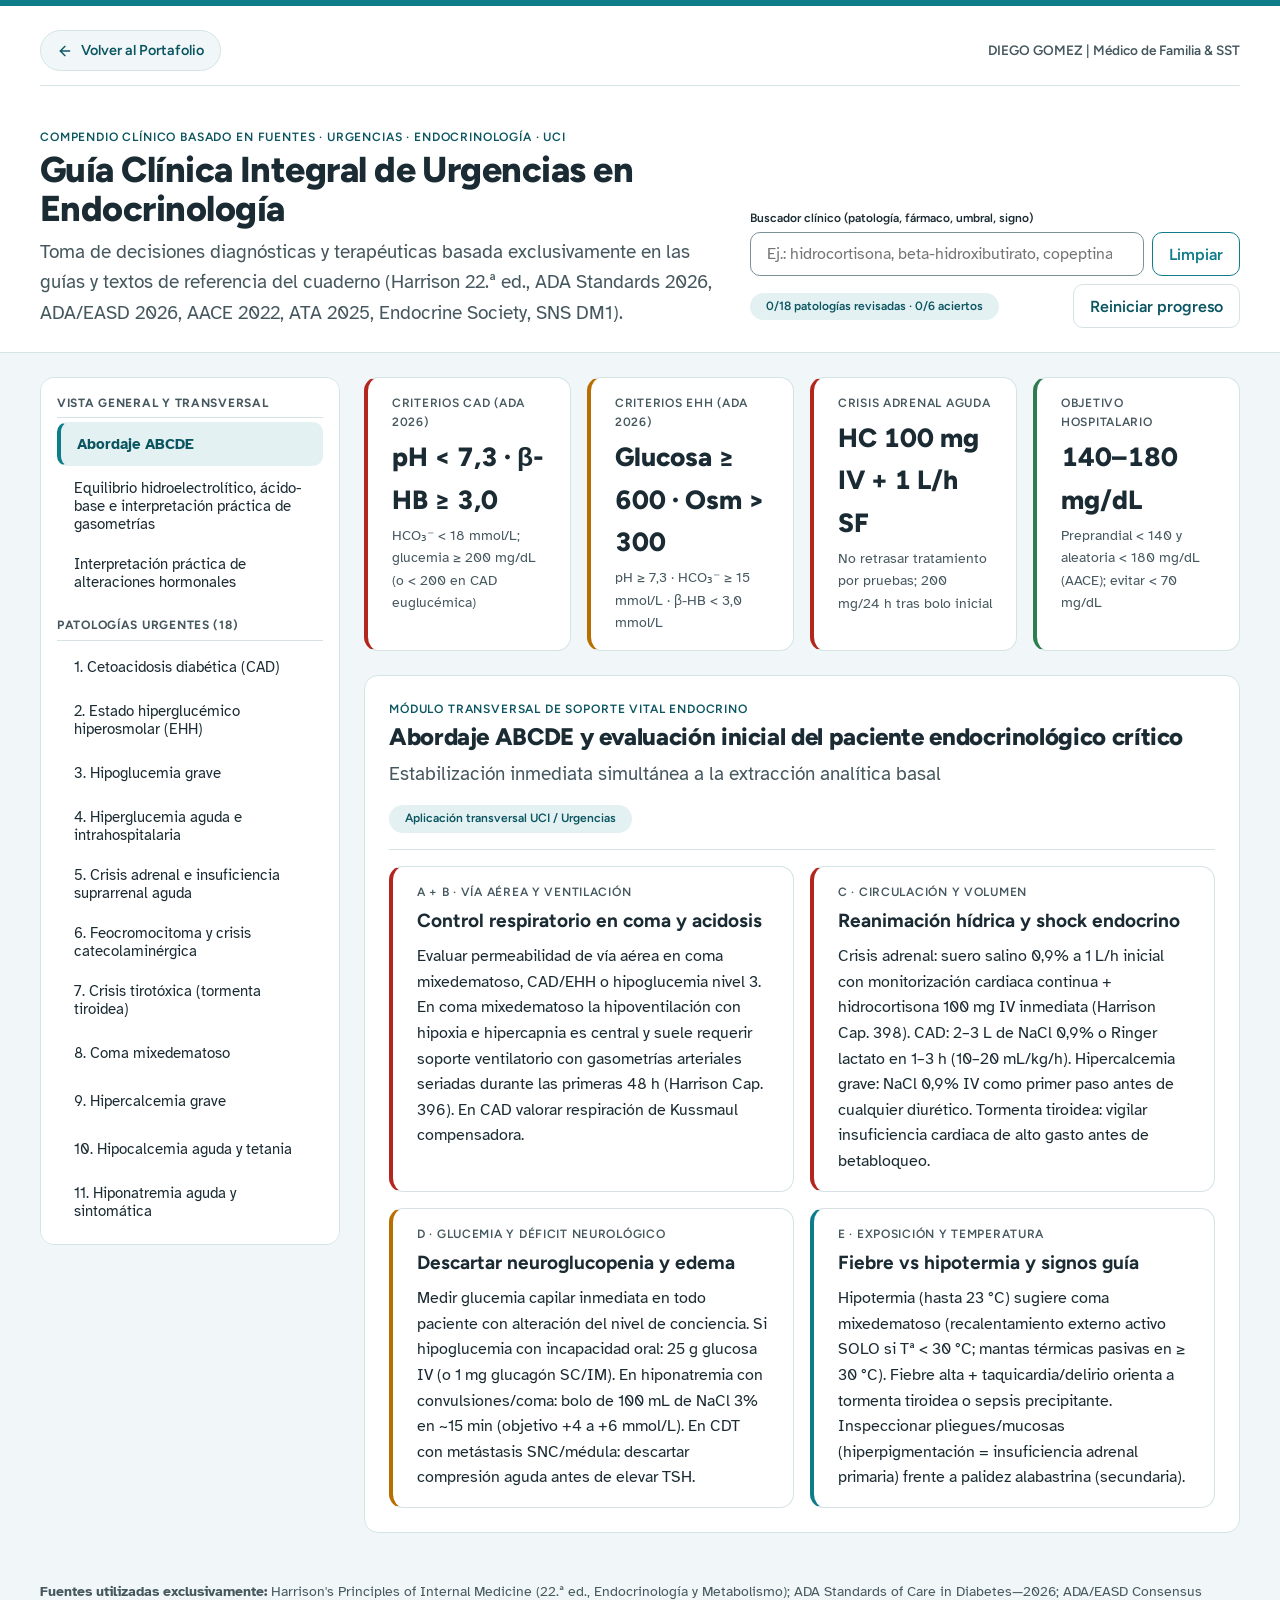
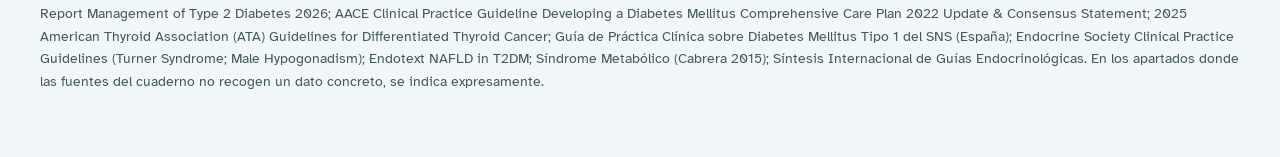
<file: urgencias-endocrinologia.html>
<!DOCTYPE html>
<html lang="es">
<head>
  <meta charset="UTF-8">
  <meta name="viewport" content="width=device-width, initial-scale=1.0">
  <meta name="artifact-type" content="dashboard">
  <meta name="design-style" content="vitals">
  <title>Guía Clínica Integral de Urgencias en Endocrinología</title>
  <link href="https://fonts.googleapis.com/css2?family=Atkinson+Hyperlegible:ital,wght@0,400;0,700;1,400;1,700&family=Figtree:wght@300..900&display=swap" rel="stylesheet">
  <style>
    :root {
      color-scheme: light;
      --background: #ffffff;
      --surface-container-low: #f1f7f8;
      --surface-container: #e3f1f3;
      --surface-container-high: #d5e9ec;
      --on-surface: #1b2b33;
      --on-surface-variant: #46585f;
      --outline: #7b9198;
      --outline-variant: #d5e3e5;
      --primary: #0f7c8a;
      --on-primary: #ffffff;
      --primary-container: #e3f1f3;
      --on-primary-container: #0a5560;
      --secondary: #1d5e3a;
      --tertiary: #2e7d4f;
      --error: #b3261e;
      --on-error: #ffffff;
      --data-1: #0f7c8a;
      --data-2: #2e7d4f;
      --data-3: #b86e00;
      --data-4: #5c5fb0;
      --data-context: #b8c7ca;
      --positive: #2e7d4f;
      --warning: #b86e00;
      --focus: #0f7c8a;
      --font-headline: 'Figtree', sans-serif;
      --font-body: 'Atkinson Hyperlegible', sans-serif;
      --font-label: 'Figtree', sans-serif;
      --rounded: 0.625rem;
      --rounded-lg: 0.875rem;
      --rounded-full: 9999px;
      --top-bar: 6px solid var(--primary);
      --status-bar-width: 4px;
      --card-border: 1px solid var(--outline-variant);
      --card-lift: 0 1px 2px color-mix(in srgb, var(--on-surface) 5%, transparent), 0 6px 16px color-mix(in srgb, var(--on-surface) 5%, transparent);
      --ok-tint: color-mix(in srgb, var(--tertiary) 14%, var(--background));
      --alert-tint: color-mix(in srgb, var(--error) 10%, var(--background));
      --warn-tint: color-mix(in srgb, var(--warning) 12%, var(--background));
      --display-size: clamp(1.75rem, 1.4rem + 1.2vw, 2.25rem);
      --headline-size: clamp(1.25rem, 1.1rem + 0.5vw, 1.5rem);
      --subhead-size: clamp(1.0625rem, 1rem + 0.25vw, 1.1875rem);
      --body-size: clamp(0.9375rem, 0.9rem + 0.15vw, 1rem);
      --label-size: 0.75rem;
      --space-xs: 0.25rem;
      --space-sm: 0.5rem;
      --space-md: 1rem;
      --space-lg: 1.5rem;
      --space-xl: 2.5rem;
      --space-2xl: 4rem;
      --ease-out: cubic-bezier(0.16, 1, 0.3, 1);
      --ease-in-out: cubic-bezier(0.65, 0, 0.35, 1);
      --dur-micro: 120ms;
      --dur-short: 220ms;
      --dur-long: 420ms;
    }

    *, *::before, *::after { box-sizing: border-box; }
    html, body { overflow-x: clip; margin: 0; padding: 0; }
    body {
      font-family: var(--font-body);
      font-size: var(--body-size);
      line-height: 1.6;
      color: var(--on-surface);
      background: var(--surface-container-low);
      border-top: var(--top-bar);
    }
    header { position: static !important; }
    button, input, select, textarea { font-family: inherit; }

    :focus-visible {
      outline: 3px solid var(--focus);
      outline-offset: 2px;
    }

    .app-header {
      background: var(--background);
      border-bottom: var(--card-border);
      padding: var(--space-lg) var(--space-xl);
    }
    .header-inner {
      max-width: 1440px;
      margin: 0 auto;
      display: grid;
      grid-template-columns: minmax(0, 1.4fr) minmax(0, 1fr);
      gap: var(--space-lg);
      align-items: end;
    }
    .kicker {
      font-family: var(--font-label);
      font-weight: 600;
      font-size: var(--label-size);
      letter-spacing: 0.07em;
      text-transform: uppercase;
      color: var(--on-primary-container);
      margin-bottom: var(--space-xs);
    }
    .title {
      font-family: var(--font-headline);
      font-weight: 800;
      font-size: var(--display-size);
      letter-spacing: -0.015em;
      line-height: 1.08;
      color: var(--on-surface);
      margin: 0;
    }
    .lede {
      font-size: var(--subhead-size);
      color: var(--on-surface-variant);
      max-width: 62ch;
      margin: var(--space-sm) 0 0 0;
    }
    .header-controls {
      display: grid;
      gap: var(--space-sm);
    }
    .search-row {
      display: flex;
      gap: var(--space-sm);
      align-items: end;
    }
    .field-group {
      display: flex;
      flex-direction: column;
      gap: var(--space-xs);
      flex: 1;
      min-width: 0;
    }
    .field-label {
      font-family: var(--font-label);
      font-weight: 600;
      font-size: var(--label-size);
      color: var(--on-surface);
    }
    .input, .select {
      width: 100%;
      min-height: 44px;
      padding: var(--space-sm) var(--space-md);
      background: var(--background);
      border: 1px solid var(--outline);
      border-radius: var(--rounded);
      color: var(--on-surface);
      font-size: var(--body-size);
      transition: border-color var(--dur-micro) var(--ease-out);
    }
    .select { padding-right: var(--space-xl); }
    .input:focus, .select:focus { border-color: var(--primary); }

    .btn {
      min-height: 44px;
      padding: var(--space-sm) var(--space-md);
      border-radius: var(--rounded);
      font-family: var(--font-label);
      font-weight: 600;
      font-size: var(--body-size);
      cursor: pointer;
      border: 1px solid transparent;
      display: inline-flex;
      align-items: center;
      justify-content: center;
      gap: var(--space-xs);
      transition: background-color var(--dur-micro) var(--ease-out), color var(--dur-micro) var(--ease-out);
      white-space: nowrap;
    }
    .btn-primary { background: var(--primary); color: var(--on-primary); }
    .btn-primary:hover { background: var(--on-primary-container); }
    .btn-secondary { background: var(--background); border-color: var(--primary); color: var(--primary); }
    .btn-secondary:hover { background: var(--surface-container-low); }
    .btn-ghost { background: transparent; color: var(--on-primary-container); border-color: var(--outline-variant); }
    .btn-ghost:hover { background: var(--surface-container); }

    .header-meta-row {
      display: flex;
      flex-wrap: wrap;
      gap: var(--space-sm);
      align-items: center;
      justify-content: space-between;
    }

    .chip {
      display: inline-flex;
      align-items: center;
      gap: var(--space-xs);
      font-family: var(--font-label);
      font-weight: 600;
      font-size: var(--label-size);
      padding: var(--space-xs) var(--space-md);
      border-radius: var(--rounded-full);
      background: var(--ok-tint);
      color: var(--secondary);
    }
    .chip[data-status="info"] { background: var(--primary-container); color: var(--on-primary-container); }
    .chip[data-status="alert"] { background: var(--alert-tint); color: var(--error); }
    .chip[data-status="warn"] { background: var(--warn-tint); color: var(--on-surface); }

    .page-grid {
      display: grid;
      grid-template-columns: 300px minmax(0, 1fr);
      gap: var(--space-lg);
      padding: var(--space-lg) var(--space-xl);
      max-width: 1440px;
      margin: 0 auto;
    }
    .page-grid * { min-width: 0; }

    .sidebar {
      background: var(--background);
      border: var(--card-border);
      border-radius: var(--rounded-lg);
      padding: var(--space-md);
      align-self: start;
      position: sticky;
      top: var(--space-md);
      max-height: calc(100vh - 2rem);
      overflow-y: auto;
    }
    .nav-section-title {
      font-family: var(--font-label);
      font-weight: 700;
      font-size: var(--label-size);
      text-transform: uppercase;
      letter-spacing: 0.06em;
      color: var(--on-surface-variant);
      margin: var(--space-md) 0 var(--space-xs) 0;
      padding-bottom: var(--space-xs);
      border-bottom: var(--card-border);
    }
    .nav-section-title:first-child { margin-top: 0; }
    .nav-list {
      display: flex;
      flex-direction: column;
      gap: var(--space-xs);
    }
    .nav-btn {
      width: 100%;
      min-height: 44px;
      text-align: left;
      padding: var(--space-sm) var(--space-md);
      border-radius: var(--rounded);
      border: 1px solid transparent;
      background: transparent;
      color: var(--on-surface);
      font-family: var(--font-body);
      font-size: 0.92rem;
      cursor: pointer;
      display: flex;
      align-items: center;
      justify-content: space-between;
      gap: var(--space-sm);
      transition: background-color var(--dur-micro) var(--ease-out);
    }
    .nav-btn:hover { background: var(--surface-container-low); }
    .nav-btn.is-active {
      background: var(--primary-container);
      color: var(--on-primary-container);
      font-weight: 700;
      border-left: var(--status-bar-width) solid var(--primary);
    }
    .nav-badge {
      font-family: var(--font-label);
      font-size: var(--label-size);
      font-weight: 700;
      color: var(--on-surface-variant);
      font-variant-numeric: tabular-nums;
    }

    .mobile-nav-bar {
      display: none;
      background: var(--background);
      border-bottom: var(--card-border);
      padding: var(--space-sm) var(--space-md);
    }

    .main-stack {
      display: grid;
      gap: var(--space-lg);
      align-content: start;
    }

    .kpi-grid {
      display: grid;
      grid-template-columns: repeat(auto-fit, minmax(min(200px, 100%), 1fr));
      gap: var(--space-md);
    }

    .status-card {
      background: var(--background);
      border: var(--card-border);
      border-left: var(--status-bar-width) solid var(--primary);
      border-radius: var(--rounded-lg);
      padding: var(--space-md) var(--space-lg);
    }
    .status-card[data-status="ok"] { border-left-color: var(--tertiary); }
    .status-card[data-status="alert"] { border-left-color: var(--error); }
    .status-card[data-status="warn"] { border-left-color: var(--warning); }

    .kpi-label {
      font-family: var(--font-label);
      font-weight: 600;
      font-size: var(--label-size);
      text-transform: uppercase;
      letter-spacing: 0.06em;
      color: var(--on-surface-variant);
    }
    .kpi-val {
      font-family: var(--font-headline);
      font-weight: 800;
      font-size: 1.65rem;
      font-variant-numeric: tabular-nums;
      color: var(--on-surface);
      margin-top: var(--space-xs);
    }
    .kpi-sub {
      font-size: 0.875rem;
      color: var(--on-surface-variant);
      margin-top: var(--space-xs);
    }

    .panel {
      background: var(--background);
      border: var(--card-border);
      border-radius: var(--rounded-lg);
      padding: var(--space-lg);
    }
    .panel-head {
      display: flex;
      flex-wrap: wrap;
      justify-content: space-between;
      align-items: start;
      gap: var(--space-md);
      margin-bottom: var(--space-md);
      padding-bottom: var(--space-md);
      border-bottom: var(--card-border);
    }
    .section-title {
      font-family: var(--font-headline);
      font-weight: 800;
      font-size: var(--headline-size);
      letter-spacing: -0.015em;
      line-height: 1.15;
      color: var(--on-surface);
      margin: 0;
    }
    .sub-title {
      font-family: var(--font-headline);
      font-weight: 700;
      font-size: var(--subhead-size);
      color: var(--on-surface);
      margin: 0 0 var(--space-sm) 0;
    }

    .tabs-bar {
      display: flex;
      flex-wrap: wrap;
      gap: var(--space-sm);
      border-bottom: var(--card-border);
      margin-bottom: var(--space-lg);
    }
    .tab-btn {
      min-height: 44px;
      padding: var(--space-sm) var(--space-md);
      background: transparent;
      border: none;
      border-bottom: 3px solid transparent;
      font-family: var(--font-label);
      font-weight: 600;
      font-size: var(--body-size);
      color: var(--on-surface-variant);
      cursor: pointer;
    }
    .tab-btn:hover { color: var(--on-surface); }
    .tab-btn.is-active {
      color: var(--on-primary-container);
      border-bottom-color: var(--primary);
    }

    .card-grid {
      display: grid;
      grid-template-columns: repeat(auto-fit, minmax(min(280px, 100%), 1fr));
      gap: var(--space-md);
    }
    .card-wrapper { container-type: inline-size; }
    .card-inner { display: grid; gap: var(--space-md); }
    @container (min-width: 560px) {
      .card-inner-2 { grid-template-columns: 1fr 1fr; }
    }

    .callout {
      background: var(--primary-container);
      border-left: var(--status-bar-width) solid var(--primary);
      border-radius: var(--rounded-lg);
      padding: var(--space-md) var(--space-lg);
      color: var(--on-primary-container);
    }
    .callout-alert {
      background: var(--alert-tint);
      border-left: var(--status-bar-width) solid var(--error);
      border-radius: var(--rounded-lg);
      padding: var(--space-md) var(--space-lg);
      color: var(--on-surface);
    }
    .callout-ok {
      background: var(--ok-tint);
      border-left: var(--status-bar-width) solid var(--tertiary);
      border-radius: var(--rounded-lg);
      padding: var(--space-md) var(--space-lg);
      color: var(--on-surface);
    }

    .dossier-grid {
      display: grid;
      gap: var(--space-md);
    }
    .dossier-item {
      background: var(--background);
      border: var(--card-border);
      border-radius: var(--rounded-lg);
      padding: var(--space-md) var(--space-lg);
    }
    .dossier-num {
      font-family: var(--font-label);
      font-weight: 700;
      font-size: var(--label-size);
      text-transform: uppercase;
      letter-spacing: 0.06em;
      color: var(--on-primary-container);
      margin-bottom: var(--space-xs);
    }
    .dossier-text { margin: 0; max-width: 72ch; }

    .table-wrap { overflow-x: auto; }
    table {
      width: 100%;
      border-collapse: collapse;
      background: var(--background);
      font-size: 0.92rem;
    }
    th, td {
      padding: var(--space-sm) var(--space-md);
      text-align: left;
      border-bottom: 1px solid var(--outline-variant);
      vertical-align: top;
    }
    th {
      background: var(--surface-container-low);
      font-family: var(--font-label);
      font-weight: 700;
      font-size: var(--label-size);
      text-transform: uppercase;
      letter-spacing: 0.05em;
      color: var(--on-surface);
      position: sticky;
      top: 0;
    }
    td.num, th.num { font-variant-numeric: tabular-nums; }

    .algo-flow {
      display: grid;
      gap: var(--space-md);
    }
    .algo-node {
      background: var(--surface-container-low);
      border: var(--card-border);
      border-left: var(--status-bar-width) solid var(--primary);
      border-radius: var(--rounded-lg);
      padding: var(--space-md) var(--space-lg);
    }
    .algo-options {
      display: flex;
      flex-wrap: wrap;
      gap: var(--space-sm);
      margin-top: var(--space-md);
    }
    .algo-history {
      display: flex;
      flex-wrap: wrap;
      gap: var(--space-xs);
      align-items: center;
    }

    .calc-grid {
      display: grid;
      grid-template-columns: repeat(auto-fit, minmax(min(210px, 100%), 1fr));
      gap: var(--space-md);
      align-items: end;
    }

    .quiz-option {
      width: 100%;
      min-height: 44px;
      text-align: left;
      padding: var(--space-sm) var(--space-md);
      background: var(--background);
      border: 1px solid var(--outline);
      border-radius: var(--rounded);
      cursor: pointer;
      color: var(--on-surface);
      transition: background-color var(--dur-micro) var(--ease-out);
    }
    .quiz-option:hover { background: var(--surface-container-low); }
    .quiz-option.is-correct {
      background: var(--ok-tint);
      border-color: var(--tertiary);
      font-weight: 700;
    }
    .quiz-option.is-wrong {
      background: var(--alert-tint);
      border-color: var(--error);
    }

    .flashcard {
      background: var(--background);
      border: var(--card-border);
      border-left: var(--status-bar-width) solid var(--primary);
      border-radius: var(--rounded-lg);
      padding: var(--space-xl);
      cursor: pointer;
      min-height: 220px;
      display: grid;
      align-content: center;
      gap: var(--space-md);
    }

    .range-band-svg { width: 100%; height: auto; display: block; }
    .range-band { fill: var(--tertiary); fill-opacity: 0.14; }
    .svg-axis { stroke: var(--outline); stroke-width: 1; }
    .svg-grid { stroke: var(--outline-variant); stroke-width: 1; }
    .svg-line { fill: none; stroke: var(--data-1); stroke-width: 2.5; stroke-linecap: round; stroke-linejoin: round; }
    .svg-line-2 { fill: none; stroke: var(--data-2); stroke-width: 2.5; stroke-linecap: round; stroke-linejoin: round; }
    .svg-text { font-family: var(--font-label); font-size: 11px; fill: var(--on-surface-variant); }
    .svg-title { font-family: var(--font-headline); font-size: 13px; font-weight: 700; fill: var(--on-surface); }

    .sr-only {
      position: absolute;
      width: 1px;
      height: 1px;
      padding: 0;
      margin: -1px;
      overflow: hidden;
      clip: rect(0, 0, 0, 0);
      border: 0;
    }

    .source-footer {
      max-width: 1440px;
      margin: 0 auto;
      padding: var(--space-lg) var(--space-xl) var(--space-2xl);
      color: var(--on-surface-variant);
      font-size: 0.875rem;
    }

    @media (max-width: 960px) {
      .header-inner { grid-template-columns: 1fr; }
      .page-grid { grid-template-columns: 1fr; padding: var(--space-md); }
      .sidebar { display: none; position: static; max-height: none; }
      .sidebar.is-open { display: block; }
      .mobile-nav-bar { display: flex; justify-content: space-between; align-items: center; gap: var(--space-sm); }
    }

    @media (max-width: 640px) {
      .app-header { padding: var(--space-md); }
      .panel { padding: var(--space-md); }
      .search-row { flex-direction: column; align-items: stretch; }
      .source-footer { padding: var(--space-md); }
    }

    @media (prefers-reduced-motion: reduce) {
      *, *::before, *::after {
        animation-duration: 0.01ms !important;
        transition-duration: 0.01ms !important;
        scroll-behavior: auto !important;
      }
    }
  
    .portfolio-back-bar {
      width: 100%;
      flex: 0 0 100%;
      grid-column: 1 / -1;
      display: flex;
      align-items: center;
      justify-content: space-between;
      flex-wrap: wrap;
      gap: 12px;
      margin-bottom: 18px;
      padding-bottom: 14px;
      border-bottom: 1px solid var(--outline-variant);
    }

    .portfolio-back-link {
      display: inline-flex;
      align-items: center;
      gap: 8px;
      padding: 8px 16px;
      border-radius: 999px;
      background: var(--surface-container-low);
      border: 1px solid var(--outline-variant);
      color: var(--on-primary-container);
      font-family: 'Figtree', sans-serif;
      font-weight: 600;
      font-size: 0.9rem;
      text-decoration: none;
      transition: background-color 0.2s ease, border-color 0.2s ease, transform 0.2s ease;
    }

    .portfolio-back-link:hover {
      background: var(--surface-container);
      border-color: var(--primary);
      transform: translateY(-1px);
    }

    .portfolio-author-tag {
      font-family: 'Figtree', sans-serif;
      font-size: 0.85rem;
      font-weight: 600;
      color: var(--on-surface-variant);
    }
  </style>
</head>
<body>
  <header class="app-header">
    <div class="header-inner">
        <div class="portfolio-back-bar">
          <a class="portfolio-back-link" href="index.html">
            <svg width="16" height="16" viewBox="0 0 24 24" fill="none" stroke="currentColor" stroke-width="2" stroke-linecap="round" stroke-linejoin="round" aria-hidden="true"><path d="m12 19-7-7 7-7"/><path d="M19 12H5"/></svg>
            Volver al Portafolio
          </a>
          <span class="portfolio-author-tag">DIEGO GOMEZ | Médico de Familia &amp; SST</span>
        </div>
      <div>
        <div class="kicker">Compendio Clínico Basado en Fuentes · Urgencias · Endocrinología · UCI</div>
        <h1 class="title">Guía Clínica Integral de Urgencias en Endocrinología</h1>
        <p class="lede">Toma de decisiones diagnósticas y terapéuticas basada exclusivamente en las guías y textos de referencia del cuaderno (Harrison 22.ª ed., ADA Standards 2026, ADA/EASD 2026, AACE 2022, ATA 2025, Endocrine Society, SNS DM1).</p>
      </div>
      <div class="header-controls">
        <div class="search-row">
          <div class="field-group">
            <label class="field-label" for="global-search">Buscador clínico (patología, fármaco, umbral, signo)</label>
            <input id="global-search" class="input" type="search" placeholder="Ej.: hidrocortisona, beta-hidroxibutirato, copeptina, lenvatinib…" oninput="handleSearch(this.value)">
          </div>
          <button type="button" class="btn btn-secondary" onclick="clearSearch()">Limpiar</button>
        </div>
        <div class="header-meta-row">
          <span id="progress-chip" class="chip" data-status="info">0/18 patologías revisadas · 0 aciertos</span>
          <button type="button" class="btn btn-ghost" id="reset-progress-btn" onclick="resetProgress(this)">Reiniciar progreso</button>
        </div>
      </div>
    </div>
  </header>

  <div class="mobile-nav-bar">
    <span class="kicker" style="margin:0;">Navegación clínica</span>
    <button type="button" class="btn btn-secondary" onclick="toggleMobileNav()">Mostrar / Ocultar menú</button>
  </div>

  <div class="page-grid">
    <aside class="sidebar" id="sidebar-nav" aria-label="Menú principal de navegación">
      <div class="nav-section-title">Vista General y Transversal</div>
      <div class="nav-list" id="nav-transversal"></div>

      <div class="nav-section-title">Patologías Urgentes (18)</div>
      <div class="nav-list" id="nav-pathologies"></div>

      <div class="nav-section-title">Algoritmos y Calculadoras</div>
      <div class="nav-list" id="nav-algorithms"></div>

      <div class="nav-section-title">Pedagogía y Simulación</div>
      <div class="nav-list" id="nav-pedagogy"></div>
    </aside>

    <main class="main-stack card-wrapper" id="main-content">
      <section class="kpi-grid" aria-label="Indicadores clínicos clave de las fuentes">
        <article class="status-card" data-status="alert">
          <div class="kpi-label">Criterios CAD (ADA 2026)</div>
          <div class="kpi-val">pH &lt; 7,3 · β-HB ≥ 3,0</div>
          <div class="kpi-sub">HCO₃⁻ &lt; 18 mmol/L; glucemia ≥ 200 mg/dL (o &lt; 200 en CAD euglucémica)</div>
        </article>
        <article class="status-card" data-status="warn">
          <div class="kpi-label">Criterios EHH (ADA 2026)</div>
          <div class="kpi-val">Glucosa ≥ 600 · Osm &gt; 300</div>
          <div class="kpi-sub">pH ≥ 7,3 · HCO₃⁻ ≥ 15 mmol/L · β-HB &lt; 3,0 mmol/L</div>
        </article>
        <article class="status-card" data-status="alert">
          <div class="kpi-label">Crisis Adrenal Aguda</div>
          <div class="kpi-val">HC 100 mg IV + 1 L/h SF</div>
          <div class="kpi-sub">No retrasar tratamiento por pruebas; 200 mg/24 h tras bolo inicial</div>
        </article>
        <article class="status-card" data-status="ok">
          <div class="kpi-label">Objetivo Hospitalario</div>
          <div class="kpi-val">140–180 mg/dL</div>
          <div class="kpi-sub">Preprandial &lt; 140 y aleatoria &lt; 180 mg/dL (AACE); evitar &lt; 70 mg/dL</div>
        </article>
      </section>

      <section id="search-results-panel" class="panel" style="display:none;" aria-live="polite"></section>
      <section id="workspace-panel" class="panel"></section>
    </main>
  </div>

  <footer class="source-footer">
    <strong>Fuentes utilizadas exclusivamente:</strong> Harrison's Principles of Internal Medicine (22.ª ed., Endocrinología y Metabolismo); ADA Standards of Care in Diabetes—2026; ADA/EASD Consensus Report Management of Type 2 Diabetes 2026; AACE Clinical Practice Guideline Developing a Diabetes Mellitus Comprehensive Care Plan 2022 Update &amp; Consensus Statement; 2025 American Thyroid Association (ATA) Guidelines for Differentiated Thyroid Cancer; Guía de Práctica Clínica sobre Diabetes Mellitus Tipo 1 del SNS (España); Endocrine Society Clinical Practice Guidelines (Turner Syndrome; Male Hypogonadism); Endotext NAFLD in T2DM; Síndrome Metabólico (Cabrera 2015); Síntesis Internacional de Guías Endocrinológicas. En los apartados donde las fuentes del cuaderno no recogen un dato concreto, se indica expresamente.
  </footer>

  <api-shim></api-shim>
  <script>
    const PATHOLOGY_LABELS = [
      `1. Definición`,
      `2. Epidemiología`,
      `3. Etiología y factores precipitantes`,
      `4. Factores de riesgo`,
      `5. Fisiopatología`,
      `6. Manifestaciones clínicas`,
      `7. Diagnóstico diferencial`,
      `8. Exploración física`,
      `9. Pruebas diagnósticas`,
      `10. Interpretación de laboratorio`,
      `11. Algoritmo diagnóstico`,
      `12. Tratamiento inicial`,
      `13. Tratamiento definitivo`,
      `14. Manejo según gravedad`,
      `15. Medicación (dosis, vía, frecuencia, duración)`,
      `16. Indicaciones y contraindicaciones`,
      `17. Complicaciones`,
      `18. Criterios de ingreso`,
      `19. Criterios de UCI`,
      `20. Seguimiento y pronóstico`,
      `21. Perlas clínicas`,
      `22. Errores frecuentes`,
      `23. Puntos clave para exámenes y práctica`
    ];

    const PATHOLOGIES = [
      {
        id: `cad`,
        group: `Glucemia`,
        name: `Cetoacidosis diabética (CAD)`,
        tag: `Emergencia · ADA 2026 / Harrison`,
        severity: `alert`,
        summary: `Emergencia hiperglucémica definida por cetonemia (β-hidroxibutirato ≥ 3,0 mmol/L o cetonuria ≥ 2+), acidosis metabólica (pH < 7,3 y/o HCO₃⁻ < 18 mmol/L) e hiperglucemia ≥ 200 mg/dL (o < 200 mg/dL en CAD euglucémica).`,
        sections: [
          `Emergencia hiperglucémica aguda con tríada de hiperglucemia (≥ 200 mg/dL en ADA 2026; 250–600 mg/dL en Tabla 416-7 de Harrison; < 200 mg/dL o 100–250 mg/dL en CAD euglucémica), cetosis (β-hidroxibutirato ≥ 3,0 mmol/L o tira urinaria ≥ 2+) y acidosis metabólica (pH < 7,3 y/o HCO₃⁻ < 18 mmol/L).`,
          `Las tasas de CAD y EHH han aumentado mundialmente en DM1 y DM2 en la última década. Tras el alta por CAD, la mortalidad ajustada por edad a 1 año es 13 veces superior a la población general (ADA 2026).`,
          `Precipitantes documentados: incumplimiento terapéutico, omisión de insulina, desconexión/obstrucción de bomba de insulina (CSII/AID con análogos ultrarrápidos de semivida corta), infección, traumatismo, embarazo, infarto, cocaína y enfermedades intercurrentes agudas.`,
          `DM1, tratamiento con insulina intensiva o bomba de insulina, episodios previos de CAD, trastornos de la conducta alimentaria, uso de inhibidores SGLT2 (en relación con CAD euglucémica según contexto de manejo en enfermedad aguda), estrés agudo y falta de acceso a tiras de cetonemia.`,
          `Déficit absoluto o relativo de insulina junto con hormonas contrarreguladoras durante estrés agudo; lipólisis acelerada con producción hepática de cuerpos cetónicos (β-hidroxibutirato, acetoacetato, acetona) y acidosis metabólica con brecha aniónica elevada.`,
          `Poliuria, polidipsia, pérdida de peso, náuseas, vómitos, dolor abdominal, deshidratación, respiraciones de Kussmaul y alteración del estado mental/cognitivo.`,
          `Estado hiperglucémico hiperosmolar (EHH), acidosis láctica, cetosis de ayuno, CAD euglucémica y otros trastornos con acidosis metabólica con brecha aniónica aumentada.`,
          `Evaluar estabilidad clínica, estado mental, grado de deshidratación, patrón respiratorio (Kussmaul), signos de infección o evento precipitante (infarto, abdomen agudo).`,
          `Glucemia plasmática, β-hidroxibutirato sérico (preferido sobre nitroprusiato urinario), gasometría arterial/venosa (pH, HCO₃⁻, PCO₂), electrolitos (Na⁺, K⁺, Mg²⁺, Cl⁻, fosfato), creatinina, osmolaridad, hemocultivos/urocultivos, Rx tórax y ECG.`,
          `Tabla 416-7 / ADA Table 16.1: Glucemia 250–600 mg/dL (≥ 200 mg/dL ADA; 100–250 mg/dL en euglucémica); Na⁺ 125–135 mEq/L; K⁺ normal o ↑ (déficit corporal total); β-HB ≥ 3,0 mmol/L; HCO₃⁻ < 18 mEq/L; pH 6,8–7,3; PCO₂ 20–30 mmHg; brecha aniónica ↑.`,
          `1) Confirmar hiperglucemia + β-HB ≥ 3,0 + pH < 7,3 / HCO₃⁻ < 18. 2) Clasificar gravedad (leve-moderada vs grave) y descartar K⁺ < 3,3 mmol/L antes de insulina. 3) Identificar precipitante.`,
          `Rehidratación inmediata: 2–3 L de NaCl 0,9% o Ringer lactato en las primeras 1–3 h (10–20 mL/kg/h). Comprobar K⁺ antes de iniciar insulina; si K⁺ < 3,3 mmol/L, reponer potasio antes de administrar insulina.`,
          `Perfusión continua de insulina regular IV (0,1 U/kg bolo, luego 0,1 U/kg/h; duplicar o triplicar si no responde en 2–4 h) hasta resolución (glucemia objetivo 150–200 mg/dL, cetonas y pH normales, HCO₃⁻ ≥ 18 mmol/L; en euglucémica guiar por corrección de bicarbonato). Transición a insulina SC basal con solapamiento de 2–4 h antes de suspender perfusión IV.`,
          `CAD leve-moderada sin compromiso hemodinámico ni vómitos incoercibles: insulina subcutánea rápida (0,1 U/kg cada 1 h o 0,2 U/kg cada 2 h) con monitorización estrecha (AACE 2022 / Harrison). CAD grave: UCI e insulina IV continua.`,
          `NaCl 0,9% 10–20 mL/kg/h (1–3 h), luego NaCl 0,45% 250–500 mL/h; cambiar a dextrosa 5–10% + NaCl 0,45% a 150–250 mL/h al alcanzar glucemia 250 mg/dL (en CAD euglucémica iniciar dextrosa 5–10% desde el principio). Insulina regular IV 0,1 U/kg/h. K⁺: si < 3,5 mmol/L dar 10–20 mmol/h hasta > 3,5; si 3,5–5,0 dar 10–20 mmol/L por litro de fluido para mantener 4–5 mmol/L; si > 5,0 suspender K⁺ y reevaluar cada 2 h.`,
          `Contraindicado iniciar insulina si K⁺ inicial < 3,3 mmol/L. En enfermedad aguda ambulatoria o baja ingesta nunca suspender la insulina basal; considerar suspender metformina e iSGLT2 si no hay tolerancia oral o hay riesgo de FRA (ADA 2026).`,
          `Hipopotasemia grave, hipoglucemia durante perfusión, recurrencia de CAD por retirada precoz de perfusión sin solapamiento de 2–4 h, insuficiencia renal aguda prerrenal, morbimortalidad elevada.`,
          `Todo paciente con CAD moderada-grave, intolerancia oral, vómitos persistentes, alteración del nivel de conciencia o ausencia de mejoría de glucemia/cetonemia con insulina ambulatoria.`,
          `CAD grave (pH muy bajo, inestabilidad hemodinámica, alteración del nivel de conciencia o necesidad de monitorización horaria estrecha) requiere ingreso en UCI o unidad de cuidados intermedios en formas leves-moderadas (Tabla 416-9).`,
          `Control de glucemia cada 1–2 h; electrolitos (K⁺, HCO₃⁻, fosfato) y brecha aniónica cada 4 h las primeras 24 h. Educación obligatoria al alta sobre días de enfermedad y tiras de cetonemia en sangre (reducen ~50% hospitalizaciones/urgencias frente a cetonuria; Recomendación ADA 16.17 [B] y GPC SNS).`,
          `El test capilar de 3-hidroxibutirato detecta antes la cetosis y su resolución que la tira de orina (que solo mide acetoacetato/acetona). En bomba de insulina, una desconexión induce déficit insulínico rápido por el uso exclusivo de análogos rápidos.`,
          `Iniciar insulina con K⁺ < 3,3 mmol/L; suspender perfusión IV sin esperar 2–4 h tras la insulina basal SC; suspender la insulina basal en un paciente con DM1 que está en ayunas; valorar resolución de CAD euglucémica por la glucemia en lugar del bicarbonato.`,
          `Tríada ADA 2026: Glucosa ≥ 200 mg/dL + β-HB ≥ 3,0 mmol/L + pH < 7,3 / HCO₃⁻ < 18. Solapamiento IV-SC: 2–4 horas. Educación al alta obligatoria (Grado B).`
        ]
      },
      {
        id: `ehh`,
        group: `Glucemia`,
        name: `Estado hiperglucémico hiperosmolar (EHH)`,
        tag: `Emergencia · ADA 2026 / Harrison`,
        severity: `alert`,
        summary: `Emergencia hiperglucémica típica de ancianos con DM2: glucemia ≥ 600 mg/dL (hasta > 1000 mg/dL), osmolaridad efectiva > 300 mOsm/kg, deshidratación profunda y ausencia de cetosis/acidosis significativas.`,
        sections: [
          `Síndrome de hiperglucemia extrema (≥ 600 mg/dL o 33,3 mmol/L; 600–1200 mg/dL en Harrison), hiperosmolaridad sérica (> 300 mOsm/kg efectiva o > 320 mOsm/kg total) y deshidratación grave en ausencia de cetonemia relevante (β-HB < 3,0 mmol/L; < 1,0 en Harrison) ni acidosis (pH ≥ 7,3 y HCO₃⁻ ≥ 15–18 mmol/L).`,
          `Afecta característicamente a adultos mayores con DM2; su incidencia global ha aumentado en la última década y conlleva mortalidad sustancial.`,
          `Suele desencadenarse por una enfermedad aguda concurrente grave: infarto de miocardio, ictus, sepsis o neumonía, junto con ingesta hídrica insuficiente durante semanas.`,
          `Edad avanzada, DM2 conocida o no diagnosticada, deterioro de la ingesta oral de líquidos, infecciones, eventos cardiovasculares agudos y comorbilidades.`,
          `Déficit relativo de insulina suficiente para frenar la cetogénesis masiva pero insuficiente para controlar la glucemia; diuresis osmótica prolongada con pérdida extrema de agua libre, hipovolemia y azoemia prerrenal.`,
          `Evolución subaguda (semanas) de poliuria, pérdida de peso y disminución de ingesta oral que culmina en confusión mental, letargo o coma. Ausencia típica de náuseas, vómitos, dolor abdominal y respiración de Kussmaul.`,
          `Cetoacidosis diabética (CAD), acidosis láctica aislada, sepsis con delirium sin hiperosmolaridad, encefalopatía metabólica o ictus.`,
          `Deshidratación profunda, hipotensión, taquicardia, alteración del nivel de conciencia y búsqueda activa de foco infeccioso o evento vascular desencadenante.`,
          `Glucemia, osmolaridad sérica efectiva [2×Na⁺ + glucosa(mmol/L)], sodio medido y corregido, K⁺, creatinina/urea, β-hidroxibutirato, gasometría, ECG, Rx tórax y cultivos.`,
          `Tabla 16.1 / 416-7: Glucosa ≥ 600 mg/dL; Na⁺ medido 135–145 mEq/L (puede ser normal o bajo por efecto osmótico; corregir sumando 1,6 mEq/L por cada 100 mg/dL de glucosa por encima de lo basal); osmolaridad > 300 mOsm/kg; β-HB < 3,0 mmol/L (< 1,0); pH ≥ 7,3; HCO₃⁻ ≥ 15 (> 18). Puede existir acidosis láctica leve.`,
          `1) Glucemia ≥ 600 mg/dL + osmolaridad efectiva > 300 mOsm/kg + ausencia de acidosis/cetosis marcada. 2) Calcular Na⁺ corregido. 3) Identificar precipitante (sepsis, IAM, ictus).`,
          `Evaluación y tratamiento hospitalario inmediato (ADA 2026): reposición agresiva de volumen intravenoso, corrección electrolítica e insulinoterapia IV bajo protocolo estricto (AACE 2022 / ADA 16.16 [A]).`,
          `Reposición hídrica cuidadosa, insulina IV, corrección de potasio, tratamiento del precipitante y transición gradual a insulina subcutánea cuando esté estabilizado.`,
          `Requiere manejo hospitalario inmediato desde la sospecha clínica; no es candidato a manejo ambulatorio debido a la depleción de volumen severa y el desencadenante agudo.`,
          `Las fuentes detallan protocolos equivalentes de fluidoterapia intravenosa, insulina y electrolitos según protocolo hospitalario (ADA 16.16 [A]; AACE 2022), sin especificar una pauta numérica distinta de la Tabla 416-9 para EHH puro.`,
          `Evitar descenso brusco de osmolaridad o corrección rápida sin control electrolítico; no demorar hospitalización ni despistaje de sepsis/IAM/ictus.`,
          `Shock hipovolémico, insuficiencia renal aguda prerrenal, eventos tromboembólicos/vasculares, alteración neurológica progresiva, coma y muerte.`,
          `100% de los pacientes con sospecha de EHH deben ser evaluados y tratados inmediatamente en ámbito hospitalario (ADA 2026).`,
          `Alteración del nivel de conciencia (estupor/coma), hipotensión, hiperosmolaridad extrema, necesidad de monitorización horaria o precipitante crítico (sepsis, IAM, ictus).`,
          `Mortalidad elevada si no se corrige el precipitante y la deshidratación; planificación obligatoria al alta (educación de prevención, ADA 16.17 [B]).`,
          `Calcular siempre el sodio corregido (+1,6 mEq/L por cada 100 mg/dL de glucosa). La ausencia de Kussmaul y dolor abdominal orienta hacia EHH frente a CAD.`,
          `Confiar en un sodio medido "normal" sin corregir por la hiperglucemia; intentar manejo ambulatorio; omitir ECG/búsqueda de sepsis en un anciano con EHH.`,
          `EHH = anciano DM2 + glucemia ≥ 600 + osmolaridad > 300 + pH ≥ 7,3 + β-HB < 3,0. Ingreso hospitalario inmediato siempre.`
        ]
      },
      {
        id: `hipoglucemia`,
        group: `Glucemia`,
        name: `Hipoglucemia grave`,
        tag: `Emergencia · ADA 2026 / Harrison`,
        severity: `alert`,
        summary: `Nivel 3 (ADA): evento grave con alteración mental y/o física que requiere asistencia de otra persona para la recuperación. Nivel 2 (< 54 mg/dL) o Nivel 3 obligan a reevaluar el tratamiento.`,
        sections: [
          `ADA 2026: Hipoglucemia nivel 2 (< 54 mg/dL) clínicamente importante; nivel 3 definida como evento grave caracterizado por alteración del funcionamiento mental y/o físico que requiere asistencia de otra persona para su recuperación. En ámbito hospitalario AACE alerta ante BG < 70 mg/dL y especialmente < 54 mg/dL.`,
          `Uno o más episodios de hipoglucemia nivel 2 o 3 son el predictor más potente de recurrencia (ADA 2026).`,
          `Exceso de insulina (especialmente NPH nocturna o dosis excesivas), sulfonilureas, ingesta insuficiente/ayuno, ejercicio, enfermedad intercurrente, deterioro renal o consumo de alcohol (depleción de glucógeno).`,
          `Episodios previos nivel 2/3, hipoglucemia inadvertida, hipoglucemia nocturna, edad avanzada, deterioro cognitivo, polifarmacia y control glucémico estricto.`,
          `Descenso crítico del aporte de glucosa al sistema nervioso central (neuroglucopenia) con respuesta adrenérgica contrarreguladora que puede atenuarse en hipoglucemia inadvertida.`,
          `Síntomas autonómicos o neuroglucopénicos (alteración mental, confusión, incapacidad para autoingesta, convulsiones o coma); algunos pacientes toleran valores bajos sin síntomas por hipoglucemia inadvertida.`,
          `Accidente cerebrovascular, intoxicación etílica, crisis comicial primaria, sepsis o coma mixedematoso (que puede cursar con hipoglucemia asociada).`,
          `Nivel de conciencia, capacidad de deglución segura, signos neurológicos focales y revisión de sitios de inyección o bomba/MCG.`,
          `Glucemia capilar inmediata o venosa confirmatoria (si MCG marca < 70 o < 54 mg/dL en hospital, confirmar con glucómetro calibrado hospitalario según AACE 2022). Correlacionar siempre lecturas con síntomas.`,
          `BG < 70 mg/dL (umbral de alerta/evitación hospitalaria), < 54 mg/dL (nivel 2 / alerta crítica en hospital) y necesidad de asistencia externa independientemente de la cifra (nivel 3).`,
          `1) Confirmar glucemia capilar/venosa. 2) Valorar si el paciente está consciente y capaz de ingerir vía oral. 3) Si incapaz o neuroglucopenia: vía parenteral (glucosa IV) o glucagón/octreótido según causa.`,
          `Si el paciente está consciente y colaborador: 15–20 g de glucosa oral (tabletas, líquidos azucarados, caramelos o comida). Si no puede o no quiere ingerir por neuroglucopenia: 25 g de glucosa IV.`,
          `Tras la corrección inicial, mantener perfusión de glucosa guiada por glucemias seriadas y estimular la ingesta oral en cuanto sea segura para reponer los depósitos de glucógeno hepático. Reevaluar y desintensificar el régimen antidiabético (ADA 6.19 [B]).`,
          `Leve/moderada con vía oral segura: 15–20 g glucosa VO. Grave (nivel 3 / incapacidad oral): 25 g glucosa IV o glucagón 1,0 mg SC/IM si no hay acceso IV.`,
          `Glucosa VO: 15–20 g dosis inicial. Glucosa IV: 25 g seguidos de perfusión continua según controles seriados. Glucagón: 1,0 mg SC o IM en adultos (útil en DM1; poco eficaz si glucógeno agotado por alcohol y menos útil en DM2 porque estimula insulina). Octreótido (análogo de somatostatina) para suprimir secreción de insulina en hipoglucemia por sulfonilureas.`,
          `Contraindicado administrar vía oral si existe alteración de conciencia/riesgo de aspiración. Glucagón ineficaz en hipoglucemia alcohólica (depleción de glucógeno) y menos útil en DM2. La prueba de hipoglucemia insulínica (ITT) está contraindicada en diabetes, cardiopatía o epilepsia.`,
          `Recurrencia precoz (especialmente por sulfonilureas o insulinas prolongadas), convulsiones, deterioro cognitivo, arritmias o muerte.`,
          `Hipoglucemia grave persistente, secundaria a sulfonilureas (requiere observación prolongada/octreótido), ausencia de recuperación neurológica o falta de soporte.`,
          `Inestabilidad neurológica persistente, convulsiones, coma o necesidad de perfusión continua de glucosa con monitorización horaria.`,
          `La MCG (CGM) en pacientes con insulina basal o múltiples dosis reduce hipoglucemias totales, nocturnas y graves (AACE Consensus Statement). Evaluar función cognitiva periódicamente (ADA 6.20) y relajar objetivos temporalmente si hay hipoglucemia inadvertida.`,
          `En hipoglucemia por sulfonilureas, la glucosa IV aislada puede provocar rebote insulínico; el octreótido frena la liberación de insulina (Harrison).`,
          `Dar alimento oral a un paciente obnubilado; confiar en glucagón en paciente alcohólico; no desintensificar el tratamiento tras un episodio nivel 2 o 3; no confirmar lecturas bajas de MCG en el hospital con glucómetro calibrado.`,
          `Nivel 3 = requiere ayuda de terceros. Tratamiento oral = 15–20 g; IV = 25 g; glucagón = 1 mg SC/IM; sulfonilureas = octreótido.`
        ]
      },
      {
        id: `hiperglucemia_aguda`,
        group: `Glucemia`,
        name: `Hiperglucemia aguda e intrahospitalaria`,
        tag: `AACE 2022 / ADA 2026 / SNS`,
        severity: `warn`,
        summary: `Descompensación glucémica aguda ambulatoria o en paciente hospitalizado (objetivo general 140–180 mg/dL; en AACE preprandial < 140 y aleatoria < 180 mg/dL) que exige descartar CAD/EHH y ajustar insulina basal/prandial.`,
        sections: [
          `Elevación aguda de la glucemia en ámbito ambulatorio (> 200 mg/dL con riesgo de cetosis o A1C > 10% / BG ≥ 300 mg/dL) o hiperglucemia en paciente hospitalizado (con o sin diabetes previa conocida).`,
          `Las enfermedades intercurrentes, cirugía, traumatismos y polifarmacia hospitalaria elevan frecuentemente la glucemia y pueden progresar a crisis hiperglucémicas.`,
          `Infecciones, cirugía mayor, dosis altas de glucocorticoides, tratamiento con inotrópicos, nutrición enteral/parenteral alterada, omisión de insulina o errores de conciliación al ingreso.`,
          `Hospitalización aguda, sepsis, uso de corticoides, DM1 con riesgo de omisión inadvertida de insulina al ingreso y polifarmacia.`,
          `Aumento de hormonas contrarreguladoras e insulinorresistencia aguda inducida por estrés, inflamación o fármacos (p. ej., corticoides).`,
          `Desde asintomática detectada en control capilar/MCG hasta poliuria, polidipsia, pérdida de peso o signos de deshidratación si progresa a CAD/EHH.`,
          `CAD, CAD euglucémica, EHH e hiperglucemia de estrés transitoria.`,
          `Valorar estado de hidratación, nivel de conciencia, tolerancia oral y signos de infección o estrés agudo.`,
          `Glucemia capilar frecuente (cada 3–4 h o cada 1–2 h en enfermedad intercurrente), cetonemia (β-hidroxibutirato capilar si BG > 200 mg/dL o > 250 mg/dL en DM1), electrolitos y conciliación terapéutica.`,
          `Objetivos hospitalarios: AACE 2022 recomienda preprandial < 140 mg/dL y aleatoria < 180 mg/dL evitando < 70 mg/dL. GPC SNS DM1 sugiere 90–180 mg/dL en hospitalizados y 140–180 mg/dL en postoperatorio.`,
          `1) Valorar estabilidad, hidratación y descartar cetosis/acidosis. 2) Definir si puede ingerir alimentos o está en ayunas/crítico. 3) Elegir perfusión IV continua vs pauta subcutánea basal-bolo.`,
          `Si hay enfermedad aguda ambulatoria: mantener siempre insulina basal (nunca suspender aunque haya ayuno), hidratación oral con agua y electrolitos y control glucémico/cetónico estrecho.`,
          `En hospitalizados no críticos que comen: régimen subcutáneo con insulina basal (mantener basal previa o bomba) + análogo rápido preprandial. En críticos, ayuno prolongado (> 1 comida omitida), cirugía mayor, sepsis o corticoides a dosis altas: insulina IV en perfusión continua (GPC SNS).`,
          `Objetivos más estrictos si se mantienen sin hipoglucemia; objetivos más laxos en enfermedad terminal, expectativa de vida limitada o alto riesgo de hipoglucemia (AACE 2022).`,
          `Insulina IV continua en situaciones impredecibles; en hiperglucemia inducida por corticoides considerar NPH matutina (ADA 2026); si A1C > 10% o BG ≥ 300 mg/dL con síntomas, considerar insulina como primer inyectable.`,
          `En enfermedad intercurrente con intolerancia oral o riesgo de FRA suspender metformina e iSGLT2; suspender GLP-1 RA si hay clínica digestiva significativa (ADA 2026). En hospital, confirmar lecturas extremas de MCG con glucómetro calibrado; recordar interferencia del paracetamol con ciertos sensores (GPC SNS).`,
          `Progresión a CAD/EHH, deshidratación, hipoglucemia iatrogénica por pautas agresivas o retraso en curación/infecciones.`,
          `Incapacidad para hidratación oral, vómitos persistentes, cetonemia creciente o ausencia de respuesta a correcciones ambulatorias.`,
          `Inestabilidad hemodinámica, sepsis, cirugía mayor o necesidad de perfusión IV continua con control horario.`,
          `Añadir alerta en historia clínica electrónica en DM1 para evitar omisión inadvertida de insulina al ingreso y realizar conciliación medicamentosa con el paciente/familia (GPC SNS).`,
          `En adultos con DM1 hospitalizados capacitados y clínicamente seguros se sugiere permitir la autoadministración de insulina subcutánea (GPC SNS).`,
          `Suspender la insulina basal en paciente con DM1 por estar en dieta absoluta; utilizar solo pautas correctoras sin basal; olvidar la interferencia del paracetamol en MCG o no confirmar alertas con glucómetro hospitalario.`,
          `Objetivo hospitalario estándar: < 140 preprandial / < 180 aleatoria (AACE); postoperatorio 140–180 mg/dL (SNS). Nunca suspender basal en DM1.`
        ]
      },
      {
        id: `crisis_adrenal`,
        group: `Suprarrenal y Catecolaminas`,
        name: `Crisis adrenal e insuficiencia suprarrenal aguda`,
        tag: `Emergencia · Harrison Cap. 398`,
        severity: `alert`,
        summary: `Urgencia vital por déficit agudo de glucocorticoides (y mineralocorticoides en la forma primaria) con hipotensión postural/shock, dolor abdominal y vómitos; exige 100 mg IV de hidrocortisona y SF 1 L/h sin esperar pruebas.`,
        sections: [
          `Descompensación aguda potencialmente mortal de la insuficiencia suprarrenal (más frecuente en la insuficiencia suprarrenal primaria por pérdida conjunta de glucocorticoides y mineralocorticoides).`,
          `Datos prospectivos indican una incidencia de 8,3 crisis suprarrenales y 0,5 muertes relacionadas por cada 100 pacientes-año (Harrison Cap. 398).`,
          `Enfermedad intercurrente, cirugía o trauma sin ajuste de dosis de estrés, retirada brusca de glucocorticoides exógenos (insuficiencia iatrogénica del eje HHA), incremento del metabolismo del cortisol (p. ej., hipertiroidismo o inicio de LT4 en hipotiroidismo no cribado en síndrome poliglandular autoinmune), adrenalitis autoinmune (APS-1/APS-2), hemorragia adrenal (sepsis meningocócica/Waterhouse-Friderichsen, SAF), infecciones (TB, VIH, CMV), infiltración o fármacos (mitotano, etomidato, inhibidores de checkpoint inmunitario).`,
          `Insuficiencia suprarrenal primaria previa, diagnóstico retrasado, ausencia de kit de autoinyección o tarjeta de emergencia, terapia corticoidea crónica suspendida bruscamente, síndrome poliglandular autoinmune.`,
          `Déficit de cortisol (pérdida del tono vascular mediado por catecolaminas, incapacidad de inhibir ADH produciendo hiponatremia) y, en la forma primaria, déficit de aldosterona (pérdida renal de sodio, depleción de volumen, hiperpotasemia y acidosis).`,
          `Tras un pródromo inespecífico (fatiga, pérdida de peso, anorexia), aparecen hipotensión postural progresiva a shock hipovolémico, dolor abdominal con defensa que simula abdomen agudo, náuseas, vómitos, fiebre o clínica neurológica (estupor/coma). En forma crónica previa: hiperpigmentación en pliegues palmares, mucosa oral, areolas y zonas de fricción (primaria) frente a palidez alabastrina (secundaria).`,
          `Abdomen agudo quirúrgico, shock séptico, meningitis/encefalitis, cetoacidosis diabética, SIAD (en hiponatremia euvolémica debe excluirse insuficiencia suprarrenal secundaria antes de diagnosticar SIAD).`,
          `Presión arterial en decúbito y ortostatismo, signos de shock/hipovolemia, exploración abdominal y búsqueda de hiperpigmentación mucosa/cutánea o fenotipo cushingoide previo si es iatrogénica.`,
          `Extraer cortisol basal y ACTH plasmática, Na⁺, K⁺, creatinina, urea, TSH, renina y aldosterona (Fig. 398-16), pero NUNCA retrasar el tratamiento para realizar pruebas de estimulación. Tras estabilizar: test de cosintropina 250 µg IM/IV (cortisol a los 30–60 min < 450–500 nmol/L confirma insuficiencia).`,
          `Hiponatremia en el 80% al debut y hiperpotasemia en el 40% en primaria; elevación de creatinina por hipovolemia; TSH discretamente elevada por déficit de cortisol (normaliza tras reemplazo). Primaria: ACTH alta, renina alta, aldosterona baja. Secundaria: ACTH baja/normal, renina y aldosterona normales.`,
          `Sospecha clínica (shock, vómitos, dolor abdominal, hiponatremia) → extraer muestra basal si es factible → iniciar inmediatamente SF + hidrocortisona 100 mg IV → diferir test de cosintropina hasta estabilización (Fig. 398-16).`,
          `Rehidratación inmediata con suero salino fisiológico a ritmo inicial de 1 L/h bajo monitorización cardiaca continua + bolo de 100 mg de hidrocortisona IV.`,
          `Continuar con 200 mg de hidrocortisona en 24 h (preferiblemente perfusión IV continua o bolos IV/IM fraccionados) y tratar el desencadenante. Iniciar fludrocortisona solo cuando la dosis diaria de hidrocortisona baje de 50 mg/día.`,
          `En enfermedad intercurrente leve con fiebre y reposo en cama: duplicar la dosis oral habitual. En vómitos prolongados, cirugía o trauma: 100 mg IV/IM inmediatos seguidos de 200 mg/24 h IV.`,
          `Hidrocortisona: 100 mg bolo IV/IM inicial, luego 200 mg/24 h IV continua o dividida. Suero salino 0,9%: inicio 1 L/h. Mineralocorticoide (primaria): iniciar al bajar hidrocortisona < 50 mg/día (porque dosis ≥ 50 mg ya cubren receptor MR).`,
          `Contraindicado esperar confirmación bioquímica en crisis aguda. En pacientes con hipotiroidismo y sospecha de síndrome poliglandular autoinmune (APS), descartar insuficiencia suprarrenal antes de iniciar LT4 porque la levotiroxina acelera el aclaramiento de cortisol y precipita crisis adrenal.`,
          `Shock refractario a vasopresores, lesión renal aguda, coma y muerte (0,5 muertes/100 pacientes-año).`,
          `Toda crisis adrenal o intolerancia digestiva/vómitos que impidan terapia oral en paciente con insuficiencia suprarrenal.`,
          `Shock hipovolémico, necesidad de monitorización cardiaca continua, alteración del nivel de conciencia o sepsis asociada.`,
          `Educación en reglas de días de enfermedad, tarjeta/brazalete de emergencia y kit de autoinyección de hidrocortisona; en insuficiencia primaria aislada vigilar tiroidopatía autoinmune y fallo ovárico prematuro; densitometría si dosis equivalentes ≥ 30 mg/día de hidrocortisona.`,
          `El cortisol basal aleatorio tiene valor diagnóstico limitado fuera de crisis por el ritmo circadiano, pero durante el shock extraer tubo basal antes del bolo ayuda al diagnóstico posterior sin retrasar la terapia.`,
          `Esperar al test de ACTH antes de dar hidrocortisona; iniciar levotiroxina antes que hidrocortisona en un panhipopituitarismo o APS; añadir fludrocortisona innecesariamente cuando ya recibe 200 mg/día de hidrocortisona.`,
          `100 mg hidrocortisona IV + 1 L/h SF + 200 mg/24 h. Na⁺ bajo (80%) + K⁺ alto (40%) en primaria. Nunca demorar el corticoide.`
        ]
      },
      {
        id: `feocromocitoma`,
        group: `Suprarrenal y Catecolaminas`,
        name: `Feocromocitoma y crisis catecolaminérgica`,
        tag: `Emergencia · Harrison Cap. 399–400`,
        severity: `alert`,
        summary: `Tumor secretor de noradrenalina y adrenalina (25–33% hereditario; presente en > 50% de MEN 2A/2B por mutación RET). Exige diagnóstico bioquímico con metanefrinas fraccionadas y exclusión obligatoria antes de cualquier cirugía en portadores RET.`,
        sections: [
          `Paraganglioma/feocromocitoma (PPGL) secretor de catecolaminas (noradrenalina y adrenalina); entidad de alto riesgo cardiovascular y causa relevante de morbimortalidad aguda si se manipula o somete a cirugía sin bloqueo previo.`,
          `Aproximadamente el 25–33% de los pacientes con PPGL presentan un síndrome hereditario (diagnosticados ~15 años más jóvenes que los esporádicos). En MEN 2 (2A y 2B), el feocromocitoma ocurre en ~50% (> 50% en texto de Cap. 400) y suele ser suprarrenal, benigno y a menudo bilateral.`,
          `Liberación paroxística de catecolaminas por tumor suprarrenal o paraganglioma, mutaciones en RET (MEN 2A/2B), procedimientos quirúrgicos no preparados (p. ej., tiroidectomía profiláctica sin descartar feocromocitoma).`,
          `Portadores de mutaciones RET (MEN 2A: CMT + feocromocitoma + hiperparatiroidismo; MEN 2B: CMT más agresivo + feocromocitoma + neuromas mucosos + hábito marfanoide), historia familiar de PPGL o CMT.`,
          `Exceso agudo o paroxístico de noradrenalina y adrenalina con descarga adrenérgica intensa sobre receptores alfa y beta vasculares y miocárdicos.`,
          `Cefalea, palpitaciones, sudoración e hipertensión mal controlada (crisis adrenérgicas paroxísticas), aunque también puede ser asintomático y detectarse por cribado familiar.`,
          `Tirotoxicosis / tormenta tiroidea (que puede simular crisis adrenérgica o feocromocitoma), ataques de pánico, manía e hipertensión esencial maligna.`,
          `Evaluación de presión arterial, frecuencia cardiaca, búsqueda de estigmas de MEN 2B (neuromas mucosos, hábito marfanoide) o masa cervical (CMT).`,
          `Medición de metanefrinas libres fraccionadas en plasma (obtenidas en decúbito supino) y en orina (normetanefrina y metanefrina por separado); TC o RM; gammagrafía con MIBG (¹²³I o ¹³¹I) y PET con ¹⁸F-fluorodopamina o ¹⁸F-FDG.`,
          `Elevación de metanefrinas/normetanefrinas fraccionadas. En MEN 2 los tumores extraadrenales y malignos son mucho menos frecuentes que en esporádicos.`,
          `Sospecha clínica o cribado familiar MEN 2 → metanefrinas libres fraccionadas (plasma en supino / orina) → localización por TC/RM ± MIBG/PET → exclusión obligatoria antes de cualquier cirugía (tiroidectomía u otra).`,
          `Las fuentes del cuaderno recogen el abordaje diagnóstico y la obligación crítica de excluir el feocromocitoma antes de cualquier intervención quirúrgica en portadores RET/MEN 2; no especifican pautas posológicas concretas de alfabloqueo preoperatorio en los fragmentos incluidos.`,
          `Resección quirúrgica tras confirmación diagnóstica y preparación médica adecuada; en MEN 2 debe excluirse y tratarse antes de la tiroidectomía profiláctica o terapéutica por CMT.`,
          `Cribado bioquímico obligatorio incluso en pacientes asintomáticos con antecedente familiar de MEN 2A, MEN 2B o carcinoma medular de tiroides.`,
          `Las fuentes proporcionadas no detallan posología farmacológica específica del bloqueo adrenérgico en crisis catecolaminérgica.`,
          `Contraindicado someter a cirugía (especialmente tiroidectomía en MEN 2) sin haber excluido previamente un feocromocitoma (riesgo de crisis catecolaminérgica intraoperatoria mortal).`,
          `Crisis hipertensiva grave, arritmias, complicaciones cardiovasculares y muerte perioperatoria si pasa inadvertido.`,
          `Crisis hipertensiva sintomática con sospecha de feocromocitoma o estudio preoperatorio complejo.`,
          `Crisis catecolaminérgica con hipertensión grave refractaria, edema pulmonar o inestabilidad arrítmica.`,
          `Seguimiento genético y bioquímico de por vida en síndromes hereditarios; vigilancia de bilateralidad suprarrenal y calcitonina/CMT en MEN 2.`,
          `En pacientes con MEN 2, el feocromocitoma puede hacerse sintomático antes del diagnóstico de carcinoma medular de tiroides; las metanefrinas plasmáticas deben extraerse en decúbito supino.`,
          `Operar un nódulo tiroideo o realizar tiroidectomía profiláctica en un paciente con MEN 2 sin descartar antes feocromocitoma; confundir tirotoxicosis con feocromocitoma sin pedir TSH ni metanefrinas.`,
          `Excluir SIEMPRE feocromocitoma antes de cualquier cirugía en MEN 2. Diagnóstico: metanefrinas libres fraccionadas en plasma (supino) y orina.`
        ]
      },
      {
        id: `tormenta_tiroidea`,
        group: `Tiroides`,
        name: `Crisis tirotóxica (tormenta tiroidea)`,
        tag: `Emergencia · Harrison Cap. 396`,
        severity: `alert`,
        summary: `Exacerbación potencialmente mortal del hipertiroidismo (mortalidad 4–17% pese a tratamiento) con fiebre, delirio, diarrea e ictericia. Orden estricto: PTU primero, yoduro 1 hora después, propranolol e hidrocortisona.`,
        sections: [
          `Exacerbación aguda y potencialmente mortal del estado tirotóxico acompañada de disfunción multiorgánica (fiebre, delirio, convulsiones, coma, vómitos, diarrea e ictericia).`,
          `Es una entidad rara pero presenta una mortalidad elevada del 4–17% incluso con tratamiento intensivo (debida a insuficiencia cardiaca, arritmia o hipertermia).`,
          `Enfermedad aguda precipitante (ictus, infección, traumatismo, cetoacidosis diabética), cirugía (especialmente tiroidea) o tratamiento con radioyodo (¹³¹I) en pacientes con hipertiroidismo parcial o no tratado.`,
          `Enfermedad de Graves no tratada o mal controlada, bocio multinodular tóxico, exposición a yodo o suspensión de antitiroideos.`,
          `Descarga masiva o efecto tisular descontrolado de hormonas tiroideas con hiperactividad adrenérgica intensa, conversión periférica T4 → T3 e insuficiencia cardiaca de alto gasto.`,
          `Fiebre elevada, taquicardia marcada, delirio, agitación, convulsiones o coma, vómitos, diarrea, ictericia y signos de insuficiencia cardiaca de alto gasto o arritmias.`,
          `Sepsis grave, feocromocitoma, ataque de pánico, manía, síndrome neuroléptico maligno e hipertermia maligna.`,
          `Temperatura, frecuencia cardiaca y ritmo, estado mental, signos de insuficiencia cardiaca de alto gasto, ictericia y exploración cervical (bocio/cicatriz).`,
          `TSH, T4 libre y T3 libre (para confirmar tirotoxicosis; TSH normal excluye tirotoxicosis y Graves), pruebas hepáticas, hemograma, cultivos y ECG para identificar precipitante.`,
          `TSH suprimida con T4 libre y T3 elevadas (si TSH, T4L y T3L son normales se excluye tirotoxicosis). Vigilar transaminasas/bilirrubina (por la propia tormenta y antes/durante PTU).`,
          `Sospecha clínica de tormenta tiroidea (hipertiroidismo + fiebre/delirio/IC/ictericia) → iniciar inmediatamente bloqueo de síntesis y conversión (PTU) → esperar 1 h y administrar yoduro (SSKI) → betabloqueante + hidrocortisona + soporte en UCI.`,
          `Monitorización intensiva, soporte con oxígeno, enfriamiento y fluidos IV, identificación y tratamiento inmediato del desencadenante (antibióticos si infección), y frenado urgente de la síntesis y acción hormonal.`,
          `Una vez superada la crisis aguda, valorar tratamiento definitivo del hipertiroidismo subyacente (antitiroideos de mantenimiento con metimazol/carbimazol, cirugía o radioyodo una vez eutiroideo).`,
          `Toda crisis tirotóxica es una emergencia crítica de gravedad máxima; formas menos graves de tirotoxicosis se tratan con régimen de titulación de metimazol/carbimazol (10–20 mg/12 h).`,
          `Propiltiouracilo (PTU): carga 500–1000 mg y luego 250 mg cada 4 h (VO, SNG o vía rectal; de elección en tormenta por inhibir T4 → T3). Si no disponible: metimazol 20 mg cada 6 h. Yoduro estable (SSKI): 5 gotas cada 6 h administrado 1 HORA DESPUÉS de la primera dosis de PTU/metimazol (efecto Wolff-Chaikoff). Propranolol: 60–80 mg VO cada 4 h o 2 mg IV cada 4 h (inhibe T4 → T3 a dosis altas) o esmolol IV de acción corta monitorizando insuficiencia cardiaca. Hidrocortisona: 300 mg bolo IV, luego 100 mg cada 8 h. Colestiramina para secuestrar hormonas.`,
          `Nunca administrar SSKI antes del antitiroideo (el retraso de 1 hora evita que el exceso de yodo se incorpore a nueva hormona tiroidea). Precaución con el efecto inotrópico negativo agudo de los betabloqueantes si hay insuficiencia cardiaca; en ese caso usar esmolol IV vigilando signos de fallo cardiaco. Evitar PTU en niños salvo tormenta por hepatotoxicidad; monitorizar función hepática.`,
          `Insuficiencia cardiaca de alto gasto, arritmias graves, hipertermia maligna, coma y muerte (4–17%).`,
          `El 100% de los pacientes con sospecha de tormenta tiroidea requieren ingreso hospitalario urgente.`,
          `Todos los pacientes con tormenta tiroidea requieren monitorización y cuidados intensivos (UCI).`,
          `El 15% de los pacientes con enfermedad de Graves en remisión pueden desarrollar hipotiroidismo a los 10–15 años; el posparto es periodo de alto riesgo de recaída.`,
          `La secuencia temporal es clave: 1.º PTU (bloquea síntesis y T4→T3), 2.º esperar 1 hora y dar SSKI (bloquea liberación), 3.º betabloqueante + hidrocortisona + colestiramina.`,
          `Dar yoduro (SSKI) antes que el antitiroideo (empeora el hipertiroidismo por efecto Jod-Basedow); administrar propranolol en bolo sin vigilar fallo cardiaco agudo; olvidar buscar sepsis o CAD como precipitante.`,
          `Mortalidad 4–17%. PTU 500–1000 mg carga → 250 mg/4 h; SSKI 5 gotas/6 h (1 h después); propranolol 60–80 mg/4 h o 2 mg IV/4 h; hidrocortisona 300 mg IV → 100 mg/8 h.`
        ]
      },
      {
        id: `coma_mixedematoso`,
        group: `Tiroides`,
        name: `Coma mixedematoso`,
        tag: `Emergencia · Harrison Cap. 396`,
        severity: `alert`,
        summary: `Hipotiroidismo extremo descompensado casi siempre en ancianos con mortalidad del 20–40%. Cursa con hipotermia (hasta 23 °C), hipoventilación, hiponatremia e hipoglucemia. Requiere LT4 IV (200–400 µg), hidrocortisona empírica y soporte ventilatorio.`,
        sections: [
          `Forma extrema y descompensada de hipotiroidismo que cursa con disminución del nivel de conciencia, hipotermia e insuficiencia multiorgánica.`,
          `Conserva una mortalidad del 20–40% pese a tratamiento intensivo; el pronóstico es independiente de los niveles iniciales de T4 y TSH. Ocurre casi siempre en ancianos.`,
          `Fármacos depresores respiratorios (sedantes, anestésicos, antidepresivos), neumonía, insuficiencia cardiaca congestiva, infarto de miocardio, hemorragia digestiva, ictus, sepsis, exposición al frío e incumplimiento de LT4.`,
          `Edad avanzada, hipotiroidismo tratado con mal cumplimiento o no diagnosticado, invierno/exposición al frío y prescripción de sedantes.`,
          `La hipoventilación con hipoxia e hipercapnia desempeña un papel patogénico central; se suman hipoglucemia, hiponatremia dilucional (retención de agua por menor perfusión renal y secreción inadecuada de AVP) y reducción de reserva suprarrenal.`,
          `Disminución del nivel de conciencia hasta coma, en ocasiones convulsiones, hipotermia grave (puede alcanzar 23 °C / 74 °F), bradicardia, hipoventilación y rasgos de hipotiroidismo grave.`,
          `Sepsis aislada, hipotermia accidental primaria, intoxicación por sedantes, ictus, hiponatremia grave por SIAD o crisis suprarrenal primaria.`,
          `Temperatura central, frecuencia respiratoria, nivel de conciencia, signos de insuficiencia cardiaca/sepsis y estado hemodinámico.`,
          `Gasometría arterial seriada (hipoxia/hipercapnia), TSH y T4 libre, cortisol basal (antes de hidrocortisona si no retrasa), Na⁺, glucemia, hemograma, cultivos, Rx tórax y ECG.`,
          `Hiponatremia dilucional, hipoglucemia, hipercapnia e hipoxemia; TSH elevada (en primario) con T4 libre muy baja (aunque el pronóstico no depende del grado de alteración de T4/TSH).`,
          `Anciano con bajo nivel de conciencia + hipotermia + hipoventilación → soporte ventilatorio + extracción analítica → administrar hidrocortisona 50 mg/6 h + bolo IV de LT4 200–400 µg (± T3) + antibióticos empíricos.`,
          `Soporte ventilatorio con gasometrías seriadas durante las primeras 48 h, corrección metabólica (glucosa IV/salino hipertónico si hiponatremia grave), hidrocortisona parenteral y carga IV de levotiroxina.`,
          `Mantenimiento con LT4 1,6 µg/kg/día VO (reducida en 25% si se mantiene IV) una vez estabilizado y tratado el evento precipitante (antibioterapia de amplio espectro precoz hasta excluir infección).`,
          `En pacientes pequeños, ancianos o con alto riesgo cardiovascular, elegir las dosis inferiores del rango de liotironina (T3) si se añade.`,
          `LT4: bolo único IV de 200–400 µg (o SNG si no hay IV, aunque la absorción está alterada), seguido de 1,6 µg/kg/día VO (−25% si IV). Liotironina (T3, racional por alteración de conversión T4→T3): carga 5–20 µg IV/SNG, seguida de 2,5–10 µg cada 8 h (dosis bajas en ancianos/cardiópatas). Hidrocortisona parenteral: 50 mg cada 6 h (por reserva suprarrenal alterada).`,
          `Evitar fluidos IV hipotónicos (agravan la retención hídrica e hiponatremia). Evitar recalentamiento externo activo salvo temperatura < 30 °C (riesgo de colapso cardiovascular; usar mantas térmicas pasivas para evitar mayor pérdida de calor). Evitar sedantes o reducir dosis por metabolismo farmacológico enlentecido.`,
          `Insuficiencia respiratoria hipercápnica, arritmias (riesgo aumentado con exceso de T3), colapso vascular por recalentamiento rápido, sepsis no tratada y muerte (20–40%).`,
          `El 100% de los pacientes con sospecha de coma mixedematoso requieren hospitalización urgente.`,
          `Todos los casos requieren ingreso en UCI por necesidad habitual de ventilación mecánica y monitorización gasométrica y hemodinámica las primeras 48 h.`,
          `Monitorizar niveles sanguíneos de fármacos concomitantes cuando sea posible; tratar de por vida el hipotiroidismo y revisar adherencia.`,
          `Administrar SIEMPRE hidrocortisona junto con LT4 por deterioro de la reserva suprarrenal en el hipotiroidismo profundo; no recalentar activamente si Tª ≥ 30 °C.`,
          `Usar sueros hipotónicos; recalentar agresivamente a un paciente con 32 °C provocando colapso vasodilatador; pautar sedantes en UCI a dosis estándar; olvidar la hidrocortisona o los antibióticos empíricos.`,
          `Mortalidad 20–40%. LT4 200–400 µg IV + hidrocortisona 50 mg/6 h + ventilación 48 h. Calentamiento externo solo si Tª < 30 °C. Evitar líquidos hipotónicos.`
        ]
      },
      {
        id: `hipercalcemia`,
        group: `Calcio y Medio Interno`,
        name: `Hipercalcemia grave`,
        tag: `Emergencia · Harrison Cap. 422`,
        severity: `alert`,
        summary: `Calcemia > 2,9–3,0 mmol/L (11,6–12,0 mg/dL) sintomática o grave (> 3,7–4,5 mmol/L; 14,8–18,0 mg/dL) con riesgo de coma y parada cardiaca. Pilares agudos: rehidratación IV con NaCl 0,9%, calcitonina (inicio en horas) y bisfosfonatos/denosumab.`,
        sections: [
          `Elevación patológica del calcio sérico; los síntomas aparecen típicamente > 2,9–3,0 mmol/L (11,6–12,0 mg/dL), calcificación tisular > 3,2 mmol/L (12,8 mg/dL) y la hipercalcemia grave (3,7–4,5 mmol/L; 14,8–18,0 mg/dL) constituye una emergencia médica.`,
          `El hiperparatiroidismo primario es típico de mujeres posmenopáusicas (a menudo asintomático, aunque puede debutar en crisis paratiroidea hipercalcémica). La inmovilización causa hipercalcemia sobre todo en niños/adolescentes tras lesión medular.`,
          `PTH elevada: hiperparatiroidismo primario, síndromes MEN, hipercalcemia hipocalciúrica familiar (FHH). PTH baja: neoplasia (PTHrP, mieloma múltiple/metástasis), intoxicación por vitamina D (25(OH)D > 100 ng/mL) o vitamina A, enfermedades granulomatosas (sarcoidosis), síndrome leche-alcalinos, fármacos (litio, tiazidas), inmovilización, insuficiencia suprarrenal e hipertiroidismo.`,
          `Neoplasias avanzadas, deshidratación por vómitos, suplementación excesiva de vitamina D/calcio, inmovilización prolongada y edad avanzada.`,
          `Reabsorción ósea osteoclástica excesiva (mediada por PTH, PTHrP o citoquinas tumorales), aumento de absorción intestinal (1,25(OH)₂D) y deterioro de la capacidad renal de concentrar orina con caída del FG y menor aclaramiento tubular de calcio.`,
          `Fatiga, depresión, confusión mental, anorexia, náuseas, vómitos, estreñimiento, poliuria, calcificación renal/vascular/gástrica (> 3,2 mmol/L), insuficiencia renal, coma y parada cardiaca en casos graves.`,
          `Diferenciar hipercalcemia PTH-dependiente (hiperparatiroidismo primario, MEN, FHH) de PTH-independiente (malignidad/PTHrP, granulomatosis, intoxicación vit D/A, hipertiroidismo, insuficiencia suprarrenal).`,
          `Estado de hidratación, nivel de conciencia, exploración abdominal/cervical y búsqueda de masas tumorales o signos de tirotoxicosis/sarcoidosis.`,
          `Calcio sérico total (y relación con albúmina) e ionizado, PTH intacta interpretada junto al calcio, fosfato, función renal, PTHrP, 25(OH)D (> 100 ng/mL en intoxicación), calcio urinario 24 h (> 300 mg/24 h hipercalciuria) y ECG.`,
          `ECG: intervalo QT corto y arritmias. Algoritmo Fig. 422-6: Duración aguda o desconocida con PTH alta → hiperparatiroidismo/MEN; PTH baja → descartar malignidad (PTHrP), fármacos (litio, tiazidas), leche-alcalinos, vit D/A, inmovilización, insuficiencia suprarrenal o hipertiroidismo. Crónica con PTH baja → granulomatosis/mieloma oculto.`,
          `Confirmar hipercalcemia → evaluar gravedad/síntomas y duración → medir PTH (alta vs baja) → si grave (> 3,2–3,7 mmol/L o clínica neurológica/cardiaca), iniciar rehidratación IV sin esperar etiología.`,
          `Primer principio terapéutico: restaurar la hidratación con NaCl 0,9% IV (inicio de acción en horas; solo la rehidratación aumenta calciuria 100–300 mg/día y puede bajar calcio 1–3 mg/dL en 24 h si se combina con diuresis salina).`,
          `Añadir tratamiento antirresortivo potente (zoledronato, pamidronato o denosumab) cuando hay resorción ósea aumentada, y tratar la causa (cirugía paratiroidea, corticoides en vit D/sarcoidosis/linfomas, terapia antitumoral o tratamiento del hipertiroidismo).`,
          `Leve/asintomática: hidratación oral y estudio etiológico. Grave o sintomática: NaCl 0,9% IV + calcitonina (acción rápida en horas, taquifilaxia en 1–2 días) + zoledronato/pamidronato o denosumab (inicio 1–2 días, duración semanas).`,
          `Tabla 422-4: NaCl 0,9% IV (inicio horas). Diuresis forzada con furosemida solo TRAS rehidratación completa (riesgo de deshidratación y desequilibrios). Calcitonina (inicio horas, dura 1–2 días; adyuvante en crisis grave). Pamidronato (inicio 1–2 días, dura 10–14 días). Zoledronato (inicio 1–2 días, dura > 3 semanas). Denosumab (inicio 1–2 días, dura > 3 semanas; el antirresortivo más potente). Glucocorticoides (prednisona 40–100 mg/día en intoxicación por vit D, sarcoidosis y ciertas neoplasias). Fosfato oral (solo si hipofosfatemia y P < 4 mg/dL). Diálisis en insuficiencia renal o hipercalcemia potencialmente mortal.`,
          `No administrar diuréticos de asa (furosemida) antes de restaurar el volumen extracelular. Evitar fosfato IV/oral si P ≥ 4 mg/dL o fallo renal. En hipofosfatasia evitar calcio y vitamina D.`,
          `Insuficiencia renal aguda, nefrocalcinosis/litiasis, hipopotasemia e hipomagnesemia por diuresis forzada, fiebre (20% con bisfosfonatos), hipocalcemia/hipofosfatemia, osteonecrosis mandibular (rara), sobrecarga hídrica y arritmias/parada cardiaca.`,
          `Hipercalcemia sintomática (> 2,9–3,0 mmol/L), calcemia > 3,2 mmol/L, insuficiencia renal o imposibilidad de hidratación oral.`,
          `Hipercalcemia grave (> 3,7–4,5 mmol/L), coma, arritmias, QT muy acortado o necesidad de diálisis urgente / diuresis forzada intensiva.`,
          `En intoxicación por vitamina D los depósitos en tejido adiposo pueden prolongar la hipercalcemia semanas tras suspender la ingesta. Vigilar calcio, K⁺, Mg²⁺ y fosfato tras bisfosfonatos/denosumab.`,
          `La combinación de hidratación IV + calcitonina cubre las primeras 24–48 h mientras inicia el efecto del zoledronato o denosumab.`,
          `Administrar furosemida a un paciente hipercalcémico aún deshidratado; interpretar una PTH "normal" sin relacionarla con un calcio alto (inapropiadamente alta); olvidar el denosumab o diálisis en insuficiencia renal avanzada.`,
          `QT corto. Primero SIEMPRE suero salino 0,9% IV. Calcitonina actúa en horas (taquifilaxia 48 h); zoledronato/denosumab tardan 1–2 días y duran > 3 semanas.`
        ]
      },
      {
        id: `hipocalcemia`,
        group: `Calcio y Medio Interno`,
        name: `Hipocalcemia aguda y tetania`,
        tag: `Emergencia · Harrison Cap. 422`,
        severity: `alert`,
        summary: `Descenso agudo del calcio ionizado con irritabilidad neuromuscular (Chvostek, Trousseau, tetania, laringoespasmo). Requiere calcio IV (0,5–2 mg/kg/h) y descartar hipomagnesemia grave (< 0,4 mmol/L), que bloquea la secreción y acción de PTH.`,
        sections: [
          `Disminución verdadera del calcio sérico ionizado (< 2,1 mmol/L u 8,5 mg/dL de calcio total requiere confirmar albúmina/calcio ionizado); forma aguda sintomática cursa con hiperexcitabilidad neuromuscular.`,
          `Hasta la mitad de los pacientes críticos en UCI presentan calcio total < 8,5 mg/dL, pero en la mayoría se debe a hipoalbuminemia sin descenso del calcio ionizado (salvo sepsis grave).`,
          `Hipoparatiroidismo posquirúrgico (transitorio o permanente si PTH a las 12–24 h poscirugía es ≤ 15 pg/mL), enfermedad renal crónica, déficit de vitamina D, resistencia a PTH (pseudohipoparatiroidismo 1A con osteodistrofia hereditaria de Albright y 1B), hipomagnesemia grave (< 0,4 mmol/L / < 0,8 mEq/L), sepsis grave, quemaduras, transfusiones masivas con sangre citratada, pancreatitis aguda y fármacos (protamina, heparina, glucagón).`,
          `Tiroidectomía/paratiroidectomía reciente, pancreatitis aguda, politransfusión con citrato, malabsorción o alcoholismo/pérdidas digestivas (hipomagnesemia) y UCI.`,
          `Menor calcio ionizado en hendiduras neuromusculares reduce el umbral de despolarización axonal. En hipomagnesemia grave coexisten dos mecanismos: inhibición de la secreción de PTH y resistencia periférica a la PTH.`,
          `Parestesias, fasciculaciones musculares, ansiedad, tetania, signos de Chvostek y Trousseau positivos, convulsiones o compromiso respiratorio/arrítmico.`,
          `Seudohipocalcemia por hipoalbuminemia, alcalosis respiratoria aguda (aumenta la unión de calcio a proteínas sin cambiar calcio total), hipomagnesemia pura y pseudohipoparatiroidismo (PTH elevada con hipocalcemia e hiperfosfatemia).`,
          `Provocación de signos de Chvostek y Trousseau, revisión de cicatriz cervical reciente, valoración de fenotipo de Albright (PHP1A) y estado respiratorio.`,
          `Calcio total e ionizado, albúmina, magnesio, fosfato, PTH intacta, creatinina y ECG.`,
          `Si PTH a las 12–24 h posoperatorias es > 15 pg/mL es improbable hipoparatiroidismo permanente. En hipomagnesemia grave la PTH está indetectable o inapropiadamente baja y el fosfato no suele estar elevado (a diferencia del hipoparatiroidismo). En PHP: calcio bajo + fosfato alto + PTH alta.`,
          `Confirmar hipocalcemia verdadera (calcio ionizado) → si hay tetania/síntomas agudos, iniciar calcio IV → medir magnesio y PTH → si Mg²⁺ < 0,4 mmol/L, reponer magnesio para restaurar respuesta de PTH.`,
          `En hipocalcemia grave o tetania: iniciar infusión parenteral de calcio inmediatamente.`,
          `Si el calcio parenteral se precisa > 2–3 días o empeoran síntomas, añadir calcio oral (2–4 g/día) y un análogo de vitamina D como calcitriol (0,5–1 µg/día por su rápido inicio y cese de acción). Si hay hipomagnesemia, la reposición de magnesio revierte rápidamente la hipocalcemia.`,
          `Asintomática/leve o transitoria por citrato: suele resolver espontáneamente o con calcio oral ± calcitriol bajo. Sintomática grave/tetania: calcio IV continuo.`,
          `Calcio parenteral: infusión de 0,5–2 mg/kg/hora (o 30–100 mL/h de solución a 1 mg/mL) hasta aliviar síntomas; suele requerirse solo unos días. Mantenimiento: calcio oral 2–4 g/día + calcitriol 0,5–1 µg/día.`,
          `En hipocalcemia transitoria por hipoalbuminemia en críticos sin descenso del calcio ionizado no requiere tratamiento cálcico específico. Evitar hipercalcemia iatrogénica durante recuperación paratiroidea.`,
          `Tetania grave, laringoespasmo, convulsiones, arritmias e hipercalciuria/nefrocalcinosis en tratamiento crónico excesivo.`,
          `Hipocalcemia aguda sintomática, posquirúrgica progresiva o imposibilidad de mantener calcemia con vía oral.`,
          `Tetania grave refractaria, convulsiones, arritmias o sepsis grave asociada en paciente crítico.`,
          `El hipoparatiroidismo posquirúrgico transitorio suele resolver en días o meses; monitorizar calcio y PTH seriada (un ascenso de calcio tras meses de terapia sugiere recuperación glandular).`,
          `El calcitriol (0,5–1 µg/día) es coste-efectivo en el manejo agudo-subagudo frente a otras formas de vitamina D por su inicio rápido y cese pronto si aparece hipercalcemia.`,
          `Tratar con calcio IV una hipocalcemia "total" en un paciente crítico con hipoalbuminemia y calcio ionizado normal; intentar corregir una hipocalcemia refractaria sin medir ni reponer el magnesio.`,
          `Infusión calcio IV: 0,5–2 mg/kg/h. Hipomagnesemia (< 0,4 mmol/L) bloquea secreción Y acción de PTH. PTH > 15 pg/mL a las 12–24 h poscirugía predice no permanencia.`
        ]
      },
      {
        id: `hiponatremia`,
        group: `Calcio y Medio Interno`,
        name: `Hiponatremia aguda y sintomática`,
        tag: `Emergencia · Harrison Cap. 393`,
        severity: `alert`,
        summary: `Descenso de Na⁺ plasmático con hipoosmolalidad verdadera (descartar pseudohiponatremia e hiperglucemia). Si hay síntomas neurológicos graves: bolo urgente de 100 mL de NaCl hipertónico al 3% en ~15 min buscando ascenso de 4–6 mmol/L.`,
        sections: [
          `Disminución de la concentración sérica de sodio (< 135 mmol/L); la forma hipotónica verdadera refleja un exceso relativo de agua respecto al soluto corporal y se acompaña de hipoosmolalidad.`,
          `La hiponatremia está presente en el 80% de los pacientes con insuficiencia suprarrenal primaria al debut; incluso la hiponatremia crónica leve aumenta caídas, fracturas y morbimortalidad.`,
          `SIAD (secreción inadecuada de AVP), polidipsia primaria (beben hasta inducir hiponatremia), insuficiencia suprarrenal primaria y secundaria (falta de inhibición de AVP por cortisol), coma mixedematoso (dilucional), insuficiencia cardiaca/cirrosis (hipervolémica), vómitos/diarrea/diuréticos (hipovolémica) y desmopresina excesiva.`,
          `Uso de desmopresina sin "escape" periódico, edad avanzada, fármacos asociados a SIAD, déficit de glucocorticoides no diagnosticado y fluidos hipotónicos IV.`,
          `Paso osmótico de agua al interior neuronal cuando el descenso es agudo o grave, generando edema cerebral; en hiponatremia crónica existe adaptación osmótica cerebral (riesgo de desmielinización si se corrige demasiado rápido).`,
          `Forma aguda/grave: cefalea, confusión, anorexia, náuseas, vómitos, convulsiones y coma. Forma crónica aparentemente asintomática: mayor tasa de caídas, fracturas y síntomas neurocognitivos/neuromusculares.`,
          `1) Pseudohiponatremia (hiperlipidemia/hiperproteinemia con osmolalidad normal); 2) Hiponatremia translocacional (hiperglucemia o manitol); 3) Hipotónica: polidipsia primaria vs SIAD vs hipo/hipervolemia vs insuficiencia suprarrenal secundaria.`,
          `Evaluar situación neurológica aguda y estimar volumen extracelular (edemas, ascitis, ortostatismo, hiperpigmentación adrenal), aunque la exploración física aislada tiene baja precisión para clasificar volemia.`,
          `Osmolaridad sérica, osmolaridad urinaria, sodio urinario, glucemia, función renal, cortisol basal/ACTH (para excluir insuficiencia suprarrenal secundaria) y TSH/T4L.`,
          `Osmolaridad urinaria < 100–200 mOsm/L orienta a polidipsia primaria. Sodio urinario < 30 mmol/L indica volumen arterial efectivo bajo (hipo o hipervolémica); en SIAD existe pérdida renal continua de Na⁺ (> 30 mmol/L). Medir AVP o copeptina NO tiene valor diagnóstico en SIAD (Harrison).`,
          `Excluir no hipotónica (osm sérica) → medir osmolaridad urinaria (< 100–200 = polidipsia) → medir Na⁺ urinario (< 30 = bajo volumen arterial efectivo) → si euvolémica, descartar SIEMPRE insuficiencia suprarrenal secundaria y valorar tiroides antes de diagnosticar SIAD.`,
          `En presencia de síntomas neurológicos graves (convulsiones, coma, vómitos graves): bolo de 100 mL de NaCl hipertónico al 3% IV en ~15 min buscando un ascenso inicial de 4–6 mmol/L; reevaluar clínicamente y repetir bolo si no hay respuesta hasta alcanzar ese incremento.`,
          `Tratar la causa subyacente: en SIAD crónica restricción hídrica (500–1000 mL/día incluyendo todos los líquidos) y, si es refractaria, urea (30–60 g) o tolvaptán a dosis bajas (7,5 mg); en insuficiencia suprarrenal reemplazar hidrocortisona; en uso de DDAVP aplicar "escape de desmopresina".`,
          `Síntomas graves/agudos: NaCl 3% en bolos de 100 mL. Crónica asintomática o leve: restricción hídrica o tratamiento causal gradual evitando corrección excesiva.`,
          `NaCl 3%: 100 mL en ~15 min (objetivo +4 a +6 mmol/L). Restricción hídrica en SIAD: 500–1000 mL/día (ineficaz a menudo si OsmU > 500 mOsm/L). Urea: 30–60 g/día. Tolvaptán: dosis baja de 7,5 mg (riesgo de sobrecorrección rápida y hepatotoxicidad a dosis altas crónicas).`,
          `Evitar fluidos IV hipotónicos. Evitar sobrecorrección rápida con tolvaptán. No diagnosticar SIAD sin excluir insuficiencia suprarrenal secundaria.`,
          `Edema cerebral/enclavamiento por hiponatremia aguda no tratada; sobrecorrección osmótica rápida (mielinólisis) por tolvaptán o reposición excesiva; hepatotoxicidad con tolvaptán sostenido a dosis altas.`,
          `Hiponatremia sintomática, Na⁺ < 130 mmol/L o sospecha de causa aguda/adrenal.`,
          `Síntomas neurológicos graves (convulsiones, coma, alteración de conciencia) que requieran bolos de NaCl al 3% y control analítico frecuente de natremia.`,
          `Monitorización estrecha del Na⁺ sérico durante la corrección; educación sobre restricción total de líquidos (no solo agua) o retraso programado de desmopresina si está en tratamiento.`,
          `La medición de AVP plasmática o copeptina NO sirve para diagnosticar SIAD. Si la osmolaridad urinaria supera 500 mOsm/L, la restricción hídrica suele fracasar (considerar urea o tolvaptán 7,5 mg).`,
          `Diagnosticar SIAD sin excluir insuficiencia suprarrenal secundaria; dar restricción hídrica solo de agua sin contar sopas/zumos/otros líquidos; corregir con tolvaptán sin vigilar el ritmo de ascenso del Na⁺.`,
          `Síntomas graves = 100 mL NaCl 3% en ~15 min (objetivo +4–6 mmol/L). Na⁺U < 30 mmol/L = bajo volumen efectivo. Copeptina NO sirve en SIAD.`
        ]
      },
      {
        id: `hipernatremia`,
        group: `Calcio y Medio Interno`,
        name: `Hipernatremia grave e hipodípsica/adípsica`,
        tag: `Emergencia · Harrison Cap. 393`,
        severity: `alert`,
        summary: `Hipernatremia hipertónica (> 147 mmol/L) por déficit de agua libre o ausencia de sed (hipernatremia adípsica, frecuentemente asociada a deficiencia de AVP). Corregir déficit de agua en 24–48 h vigilando estrechamente Na⁺ y descartando rabdomiólisis/FRA.`,
        sections: [
          `Aumento de la osmolaridad plasmática y del sodio por encima del rango normal (> 147 mmol/L en Fig. 393-4) debido a pérdida de agua libre no repuesta o ausencia del mecanismo de la sed (hipodipsia/adipsia).`,
          `La hipernatremia hipodípsica/adípsica es un síndrome raro caracterizado por deshidratación hipertónica crónica o recurrente que coexiste muy frecuentemente con deficiencia de AVP (diabetes insípida adípsica).`,
          `Privación de acceso al agua (ancianos, pacientes graves/obnubilados), falta de sed por lesión hipotalámica (hipodipsia/adipsia) asociada habitualmente a deficiencia de AVP, pérdidas urinarias de agua libre no compensadas.`,
          `Disfunción hipotalámica estructural, déficit de AVP sin sed intacta, incapacidad para beber por edad o deterioro neurológico, aumento de pérdidas por calor/sudoración.`,
          `Balance negativo de agua libre con contracción del volumen intracelular y extracelular, hipovolemia, hiperuricemia, alcalosis/hipopotasemia por hiperaldosteronismo secundario y daño muscular/renal.`,
          `Taquicardia, hipotensión postural, debilidad muscular, dolor muscular, rabdomiólisis, hiperglucemia, hiperlipidemia, enfermedad tromboembólica, insuficiencia renal aguda y obnubilación.`,
          `Diabetes insípida central o nefrogénica con sed intacta (compensada mientras tengan acceso al agua) frente a forma adípsica o privación de agua; ganancia neta de sodio hipertónico.`,
          `Signos de hipovolemia (taquicardia, hipotensión ortostática), nivel de conciencia, sensibilidad muscular (rabdomiólisis) y exploración neurológica.`,
          `Sodio plasmático, osmolaridad sérica y urinaria, urea, creatinina, potasio, CK (por rabdomiólisis), glucemia y, tras rehidratar, RM cerebral y pruebas de función adenohipofisaria.`,
          `Hipernatremia (> 147 mmol/L), azoemia, hiperuricemia, hipopotasemia (hiperaldosteronismo secundario) y elevación de urea/creatinina.`,
          `Confirmar hipernatremia hipertónica → valorar estado de alerta y capacidad oral → calcular déficit de agua libre por peso y Na⁺ → reponer en 24–48 h → tras rehidratar, RM cerebral + estudio hipofisario.`,
          `Si el paciente está alerta y colaborador: administrar agua por vía oral. Si no lo está: fluidos hipotónicos IV (salino al 0,45% o dextrosa al 5%).`,
          `Plan a largo plazo en forma adípsica (Tabla 393-2): reemplazar AVP con DDAVP, monitorizar balance hídrico hospitalario hasta eunatremia, registrar peso eunatrémico, pautar ingesta fija de 1,5–2 L/día, pesarse diariamente (si pesa menos del peso eunatrémico, reponer volumen equivalente de líquido) y aumentar líquidos con calor/sudoración.`,
          `Leve/alerta: reposición oral guiada por balance. Grave/obnubilado o rabdomiólisis/FRA: reposición IV hipotónica en 24–48 h con control estricto de Na⁺ y función renal.`,
          `Fluidos hipotónicos: NaCl 0,45% o dextrosa 5% IV calculando déficit de agua libre + pérdidas continuas insensibles/urinarias a pasar en 24–48 h. En adipsia crónica: DDAVP + 1,5–2 L agua/día + reposición equivalente a la pérdida ponderal diaria respecto al peso eunatrémico.`,
          `Nunca corregir el sodio demasiado rápido (monitorización seriada obligatoria durante las 24–48 h). Vigilar hiperhidratación o hiponatremia al pautar DDAVP con ingesta fija en pacientes sin sed.`,
          `Rabdomiólisis, insuficiencia renal aguda, tromboembolismo, hemorragia cerebral o edema cerebral por corrección excesivamente rápida.`,
          `Hipernatremia moderada-grave, obnubilación, imposibilidad de ingesta oral, hipovolemia o sospecha de adipsia para establecer peso eunatrémico inicial.`,
          `Obnubilación/coma, inestabilidad hemodinámica, insuficiencia renal aguda, rabdomiólisis o necesidad de control estrecho horario de la natremia.`,
          `Mediciones regulares de sodio plasmático (analizadores domiciliarios si disponibles), peso diario frente al peso eunatrémico y búsqueda de otros déficits hipotalámicos asociados en la RM.`,
          `El peso eunatrémico diario actúa como "termómetro de agua" en la deficiencia de AVP adípsica: cada kilo perdido respecto al peso objetivo equivale a déficit hídrico a reponer.`,
          `Corregir el sodio en pocas horas en lugar de 24–48 h; olvidar descartar rabdomiólisis e insuficiencia renal aguda; omitir la RM cerebral y evaluación adenohipofisaria tras rehidratar.`,
          `Reposición en 24–48 h (NaCl 0,45% o SG 5%). En adípsica: DDAVP + 1,5–2 L/día + peso eunatrémico diario + RM cerebral y eje hipofisario.`
        ]
      },
      {
        id: `siadh`,
        group: `Calcio y Medio Interno`,
        name: `Síndrome de secreción inadecuada de ADH (SIAD)`,
        tag: `Harrison Cap. 393`,
        severity: `warn`,
        summary: `Secreción no suprimida de AVP pese a hipoosmolalidad plasmática. Exige excluir pseudohiponatremia, hiperglucemia, hipovolemia e insuficiencia suprarrenal secundaria. Primera línea crónica: restricción hídrica 500–1000 mL/día; segunda línea: urea o tolvaptán 7,5 mg.`,
        sections: [
          `Síndrome de secreción inadecuada de antidiuresis (SIAD): elevación persistente de AVP plasmática en momentos en que fisiológicamente debería estar osmóticamente suprimida, generando hipoosmolalidad corporal.`,
          `Es la causa más característica de hiponatremia euvolémica hipotónica una vez excluidos los trastornos suprarrenales y tiroideos.`,
          `Múltiples etiologías médicas/farmacológicas; además, la insuficiencia suprarrenal secundaria puede mimetizar un SIAD leve por falta de inhibición de ADH por cortisol (Harrison).`,
          `Fármacos, enfermedades pulmonares/SNC, neoplasias, postoperatorio, edad avanzada.`,
          `Exceso no osmótico de AVP que impide la excreción renal de agua libre, causando dilución plasmática mientras la eliminación urinaria de sodio se mantiene intacta (> 30 mmol/L).`,
          `Síntomas dependientes de rapidez y magnitud del descenso de Na⁺: aguda/grave (cefalea, confusión, vómitos, convulsiones, coma) o crónica aparentemente asintomática (caídas, fracturas, déficit neurocognitivo).`,
          `Polidipsia primaria (osmolaridad urinaria < 100–200 mOsm/L), hiponatremia hipovolémica o hipervolémica (Na⁺ urinario < 30 mmol/L), insuficiencia suprarrenal secundaria (exclusión obligatoria) y pseudohiponatremia/translocacional.`,
          `Valorar estado neurológico y signos de volemia clínica (ausencia de edemas o signos claros de hipovolemia).`,
          `Osmolaridad sérica (confirmar hipotonicidad), osmolaridad urinaria, sodio urinario, cortisol/estimulación adrenal y función tiroidea.`,
          `Hipoosmolalidad sérica + osmolaridad urinaria inadecuadamente concentrada (> 100–200 mOsm/L, frecuentemente > 500) + Na⁺ urinario elevado (> 30 mmol/L) en paciente euvolémico sin insuficiencia suprarrenal. AVP y copeptina carecen de valor diagnóstico.`,
          `Hiponatremia hipotónica + euvolémica + Na⁺U > 30 mmol/L + exclusión de insuficiencia suprarrenal secundaria y evaluación tiroidea → diagnóstico de SIAD.`,
          `Si síntomas neurológicos graves: bolo de 100 mL de NaCl 3% en ~15 min (objetivo +4 a +6 mmol/L), repetible tras reevaluación clínica.`,
          `Si crónica sin síntomas graves: restricción hídrica de primera línea (500–1000 mL/día incluyendo todos los líquidos). Segunda línea: urea (30–60 g) o tolvaptán (7,5 mg).`,
          `Gravedad marcada por clínica neurológica (bolos NaCl 3%) más que por cifra aislada; respuesta a restricción hídrica condicionada por OsmU (si > 500 mOsm/L suele ser insuficiente).`,
          `NaCl 3%: 100 mL en 15 min si grave. Restricción de líquidos: 500–1000 mL/día total. Urea oral: 30–60 g/día (efecto osmótico excretor de agua libre). Tolvaptán oral (antagonista V2): 7,5 mg (dosis baja preferida para evitar ascenso brusco de Na⁺).`,
          `Contraindicado diagnosticar SIAD sin excluir insuficiencia suprarrenal secundaria. Precaución con tolvaptán por riesgo de sobrecorrección rápida, coste y alteración hepática con dosis altas mantenidas.`,
          `Edema cerebral agudo, caídas/fracturas crónicas, mielinólisis pontina por corrección excesiva y disfunción hepática con tolvaptán a dosis altas crónicas.`,
          `Síntomas neurológicos, Na⁺ < 125–130 mmol/L de instauración aguda o fracaso de manejo ambulatorio.`,
          `Convulsiones, coma o necesidad de perfusión/bolos de NaCl al 3%.`,
          `Control seriado de sodio plasmático y función hepática si recibe tolvaptán prolongado; identificar y tratar la causa subyacente del SIAD.`,
          `La restricción hídrica abarca TODOS los líquidos (caldos, leche, fruta acuosa, infusiones), no solo el agua. Si OsmU > 500 mOsm/L, preparar pronto segunda línea (urea o tolvaptán 7,5 mg).`,
          `Solicitar copeptina para diagnosticar SIAD (inútil); indicar restricción de líquidos en un paciente hipovolémico; olvidar descartar insuficiencia suprarrenal secundaria.`,
          `1.ª línea crónica = restricción 500–1000 mL/d (falla si OsmU > 500). 2.ª línea = urea 30–60 g o tolvaptán 7,5 mg. Excluir siempre insuficiencia suprarrenal secundaria.`
        ]
      },
      {
        id: `diabetes_insipida`,
        group: `Calcio y Medio Interno`,
        name: `Diabetes insípida central y nefrogénica (AVP)`,
        tag: `Harrison Cap. 393 · Fig. 393-4`,
        severity: `warn`,
        summary: `Poliuria hipotónica (> 40–50 mL/kg/24 h con OsmU < 800 mOsm/kg) por deficiencia de AVP (central) o resistencia renal a AVP (nefrogénica). Diagnóstico moderno con sodio sérico y copeptina basal (> 21,4 pmol/L = resistencia) o tras suero salino hipertónico (> 4,9 pmol/L excluye déficit completo/parcial).`,
        sections: [
          `Síndrome de poliuria hipotónica (> 40–50 mL/kg/24 h y osmolaridad urinaria < 800 mOsm/kg en ausencia de glucosuria) por deficiencia de arginina vasopresina (AVP, antes DI central) o resistencia renal a AVP (antes DI nefrogénica).`,
          `En la mayoría de pacientes que acuden por poliuria-polidipsia con acceso libre a agua el sodio basal es normal (136–146 mmol/L), requiriendo pruebas dinámicas o copeptina para diferenciar de polidipsia primaria.`,
          `Deficiencia de AVP: lesiones hipotalámico-hipofisarias (forma adípsica requiere RM cerebral y estudio adenohipofisario). Resistencia a AVP: adquirida por fármacos (muy frecuentemente litio) o hereditaria/metabólica.`,
          `Tratamiento con litio, cirugía/patología hipotalámica-hipofisaria, trastornos electrolíticos/renales.`,
          `Incapacidad para concentrar la orina por ausencia de síntesis/secreción de AVP o falta de respuesta del túbulo colector renal (canales de acuaporina-2) a la AVP.`,
          `Poliuria, nicturia y sed persistente; riesgo de hipernatremia grave si el paciente no tiene acceso al agua o padece adipsia.`,
          `Polidipsia primaria (Na⁺ < 135 mmol/L si bebe en exceso; OsmU > 800 mOsm/kg tras deprivación o copeptina estimulada > 4,9 pmol/L) y diuresis osmótica (glucosuria).`,
          `Estado de hidratación, signos de hipovolemia o hipernatremia, exploración neurológica/visual si sospecha lesión hipotalámica-hipofisaria.`,
          `Recolección de orina 24 h con ingesta libre (> 50 mL/kg/día y OsmU < 800 mOsm/kg), Na⁺ sérico, osmolaridad plasmática, copeptina basal o prueba de suero salino hipertónico (hasta Na⁺ ≥ 150 mmol/L), o prueba clásica de deprivación hídrica + desmopresina (2 µg).`,
          `Algoritmo Fig. 393-4: Na⁺ < 135 → polidipsia primaria. Na⁺ > 147 → deficiencia o resistencia a AVP (test con desmopresina 2 µg distingue central vs nefrogénica). Na⁺ 136–146 → copeptina basal > 21,4 pmol/L identifica resistencia a AVP (nefrogénica); si < 21,4, prueba con salino hipertónico (Na⁺ ≥ 150): copeptina > 4,9 pmol/L = polidipsia primaria, ≤ 4,9 pmol/L = deficiencia AVP (97% precisión diagnóstica).`,
          `Confirmar poliuria hipotónica (> 50 mL/kg/24 h, OsmU < 800) → medir Na⁺ → si normal (136–146), usar algoritmo de copeptina (basal > 21,4 = resistencia; estimulada con Na⁺ ≥ 150: > 4,9 = polidipsia vs ≤ 4,9 = déficit AVP) o test de deprivación + desmopresina 2 µg.`,
          `Asegurar reposición hídrica si hay deshidratación/hipernatremia; si hay poliuria invalidante con hipernatremia en deficiencia de AVP, iniciar desmopresina (DDAVP).`,
          `Deficiencia de AVP: DDAVP con "escape de desmopresina" (retrasar intermitentemente algunas horas para permitir acuaresis transitoria y prevenir hiponatremia < 130 mmol/L). Polidipsia primaria: reducción graduada de ingesta líquida, medidas para xerostomía (hielo, caramelos sin azúcar); análogos GLP-1 muestran reducción de ingesta/sed en estudio reciente. Resistencia a AVP: suspender fármaco causal (litio) si es posible; tiazida y/o amilorida + dieta hiposódica + AINEs (vigilar nefrotoxicidad).`,
          `Resistencia parcial puede responder a dosis altas de DDAVP; en resistencia inducida por litio persistente usar hidroclorotiazida + amilorida.`,
          `Prueba diagnóstica: desmopresina 2 µg (en deprivación: incremento OsmU > 50% = central completa; 9–50% o > 9% en zona intermedia = parcial vs nefrogénica según Fig. 393-4). Tratamiento: DDAVP con escape periódico; en nefrogénica tiazida + amilorida + dieta baja en sodio ± AINE.`,
          `Cuidado extremo al combinar tiazidas con litio: la contracción de volumen disminuye la excreción renal de litio y predispone a toxicidad por litio. La combinación tiazida + AINE es nefrotóxica (vigilar función renal).`,
          `Hiponatremia grave (< 130 mmol/L) por sobredosificación continua de DDAVP; deshidratación hipernatrémica grave si pierde acceso al agua; nefrotoxicidad o intoxicación por litio.`,
          `Hipernatremia asociada, incapacidad para mantener hidratación oral o necesidad de prueba supervisada con suero salino hipertónico.`,
          `Hipernatremia grave sintomática o complicaciones neurológicas/renales.`,
          `Educación sobre el "escape de desmopresina" para evitar intoxicación acuosa; vigilancia renal periódica en tratamiento de resistencia a AVP.`,
          `La copeptina basal > 21,4 pmol/L evita la molesta prueba de deprivación hídrica para diagnosticar resistencia a AVP; la prueba de salino hipertónico alcanza 97% de precisión diagnóstica (Harrison).`,
          `Iniciar tiazida en un paciente que sigue tomando litio sin ajustar/vigilar litemia; olvidar el "escape de desmopresina"; confundir polidipsia primaria con diabetes insípida sin medir Na⁺ ni copeptina.`,
          `Copeptina basal > 21,4 pmol/L = resistencia AVP. Copeptina con Na⁺ ≥ 150: ≤ 4,9 pmol/L = déficit AVP (97% precisión). Escape de DDAVP evita hiponatremia.`
        ]
      },
      {
        id: `hipofisis_apoplejia`,
        group: `Hipófisis y Poblaciones Especiales`,
        name: `Emergencias hipofisarias y apoplejía hipofisaria`,
        tag: `Harrison Cap. 393 / 398 · Límites de fuente`,
        severity: `alert`,
        summary: `Urgencia endocrina por fallo agudo adeno/neurohipofisario (insuficiencia suprarrenal secundaria aguda, diabetes insípida o lesión hipotalámica-hipofisaria). Nota de rigor: las fuentes del cuaderno detallan el manejo de la insuficiencia suprarrenal secundaria aguda y la deficiencia de AVP con RM cerebral y estudio adenohipofisario, pero no contienen capítulo específico dedicado a apoplejía hipofisaria hemorrágica ni protocolos neuroquirúrgicos transesfenoidales.`,
        sections: [
          `Disfunción hipotalámico-hipofisaria aguda que puede manifestarse como insuficiencia suprarrenal secundaria aguda (déficit de ACTH), deficiencia aguda de AVP (diabetes insípida central) o disfunción hipotalámica adípsica. (Nota: el cuaderno no incluye el capítulo específico de apoplejía hipofisaria ni sus criterios neuroquirúrgicos).`,
          `Las fuentes no aportan datos epidemiológicos específicos de apoplejía hipofisaria; la insuficiencia suprarrenal secundaria es menos propensa a crisis que la primaria pero conlleva riesgo vital si no se trata.`,
          `Lesiones hipotalámico-hipofisarias estructurales, déficit de ACTH/POMC, déficit de AVP coexistente con disfunción hipotalámica de la sed y descompensación por estrés agudo.`,
          `Patología hipotalámico-hipofisaria subyacente, ausencia de cobertura corticoidea durante estrés agudo y retirada de esteroides.`,
          `Déficit agudo de ACTH → hipocortisolismo grave (sin déficit primario de aldosterona, pero con hiponatremia por incapacidad del cortisol para frenar AVP); déficit asociado de hormonas hipotalámicas/neurohipofisarias altera el balance hídrico.`,
          `Hipotensión, náuseas, vómitos, estupor/coma, hiponatremia y palidez alabastrina característica (por déficit de péptidos derivados de POMC, a diferencia de la hiperpigmentación primaria); posible poliuria hipotónica o hipernatremia adípsica si afecta neurohipófisis/hipotálamo.`,
          `Insuficiencia suprarrenal primaria, SIAD (debe excluirse siempre insuficiencia suprarrenal secundaria antes de diagnosticar SIAD), sepsis o evento neurológico agudo.`,
          `Valoración hemodinámica, estado neurológico, coloración cutánea (palidez alabastrina vs hiperpigmentación) y diuresis/balance hídrico.`,
          `RM cerebral y pruebas de función adenohipofisaria (específicamente indicadas tras rehidratación en disfunción hipotalámica/adípsica, Harrison Cap. 393), cortisol basal, ACTH, TSH/T4L, prolactina, LH/FSH, Na⁺ y osmolaridad.`,
          `En insuficiencia suprarrenal secundaria: ACTH baja o inapropiadamente normal, renina y aldosterona normales, posible hiponatremia dilucional y respuesta insuficiente al test de cosintropina 250 µg (< 450–500 nmol/L a los 30–60 min; puede ser falsamente normal en déficit muy agudo de ACTH, donde ITT es alternativa salvo contraindicaciones).`,
          `Sospecha de insuficiencia hipofisaria aguda → extraer cortisol/ACTH/TSH/T4L/Na⁺ → hidrocortisona 100 mg IV inmediata + SF 1 L/h si shock → tras estabilización, RM cerebral y estudio completo de función adenohipofisaria.`,
          `Reemplazo glucocorticoideo inmediato con hidrocortisona 100 mg IV en bolo + hidratación salina si hay inestabilidad hemodinámica; corregir equilibrio hídrico si coexiste deficiencia de AVP.`,
          `Mantenimiento hormonal sustitutivo (hidrocortisona y posteriormente levotiroxina si hay hipotiroidismo central, SIEMPRE después de asegurar cobertura corticoidea).`,
          `Priorizar siempre el eje corticotropo (hidrocortisona) en urgencias antes que otros ejes hipofisarios; vigilancia de balance hídrico si aparece poliuria tras iniciar corticoides.`,
          `Hidrocortisona: 100 mg bolo IV/IM inicial, luego 200 mg/24 h IV continua o dividida (Harrison Cap. 398). DDAVP si coexiste deficiencia de AVP.`,
          `Contraindicada la prueba de hipoglucemia insulínica (ITT) en pacientes con diabetes, enfermedad cardiovascular o antecedentes de convulsiones. Contraindicado iniciar levotiroxina antes que hidrocortisona (puede desencadenar crisis adrenal).`,
          `Crisis suprarrenal mortal, hiponatremia grave, hipernatremia adípsica por lesión hipotalámica o desenmascaramiento de diabetes insípida al sustituir cortisol.`,
          `Toda sospecha de descompensación hipofisaria aguda con hipotensión, vómitos o alteración hidroelectrolítica.`,
          `Shock, alteración del nivel de conciencia o desequilibrio rápido del sodio/diuresis.`,
          `RM cerebral y reevaluación periódica de todos los ejes adenohipofisarios; tarjeta de emergencia y pautas de estrés corticoideo.`,
          `El inicio de hidrocortisona en un panhipopituitarismo puede desenmascarar una diabetes insípida central previamente enmascarada (el déficit de cortisol frenaba la excreción de agua libre).`,
          `Iniciar LT4 antes de descartar o tratar el déficit de ACTH; realizar prueba de ITT en un paciente con cardiopatía o epilepsia; diagnosticar SIAD sin descartar hipocortisolismo secundario.`,
          `1.º Hidrocortisona 100 mg IV antes que LT4. Palidez alabastrina = déficit ACTH/POMC. RM cerebral + estudio adenohipofisario completo tras estabilización.`
        ]
      },
      {
        id: `embarazo`,
        group: `Hipófisis y Poblaciones Especiales`,
        name: `Emergencias endocrinas en el embarazo`,
        tag: `ADA 2026 / Harrison / Síntesis Guías`,
        severity: `alert`,
        summary: `Embarazo con diabetes preexistente (mayor riesgo de CAD —incluso con glucemias más bajas—, hipoglucemia materna en 1.º trimestre y parto planificado < 39 semanas), tirotoxicosis/Graves con riesgo de recaída posparto y tiroiditis silente posparto.`,
        sections: [
          `Situaciones endocrinas agudas o de alto riesgo durante la gestación y el posparto recogidas en las fuentes: descompensación hiperglucémica/CAD e hipoglucemia en diabetes preexistente, síndrome de Turner gestacional (alto riesgo maternofetal) y descompensación tiroidea gestacional/posparto.`,
          `Los cuidados preconcepcionales en DM1 aumentan la tasa de hipoglucemia materna en el 1.º trimestre (RR 1,38; IC95% 1,07–1,70; GPC SNS). La tiroiditis silente es tres veces más frecuente en mujeres con DM1 (Harrison).`,
          `Embarazo como factor precipitante de CAD (Tabla 416-9), náuseas/vómitos gestacionales o enfermedades intercurrentes, alteración en el aclaramiento/unión de proteínas (CBG aumentada en embarazo altera interpretación de cortisol total) y posparto como momento de alto riesgo de recaída de Graves.`,
          `Diabetes preexistente sin optimización preconcepcional, DM1 (triple riesgo de tiroiditis silente), enfermedad de Graves previa y gestación en síndrome de Turner (mayor riesgo de complicaciones maternas y fetales, incluida patología aórtica).`,
          `Cambios hormonales gestacionales modifican la sensibilidad a la insulina, elevan la globulina fijadora de cortisol (CBG, produciendo falsas elevaciones de cortisol total) y modulan la autoinmunidad tiroidea (rebote inmunológico posparto).`,
          `En CAD gestacional: náuseas, vómitos, poliuria, deshidratación, cetosis y acidosis. En hipoglucemia del 1.º trimestre: episodios recurrentes. En tiroiditis silente posparto: bocio indoloro con fase tirotóxica breve seguida de fase hipotiroidea.`,
          `Hiperemesis gravídica frente a CAD (incluso con glucemia < 200–250 mg/dL); enfermedad de Graves frente a tiroiditis silente posparto (baja captación, VSG normal, anticuerpos TPO positivos).`,
          `Hidratación, cetonemia/glucemia, presión arterial, evaluación obstétrica y exploración tiroidea.`,
          `Glucemia capilar/MCG (objetivos gestacionales estrictos y acceso precoz a MCG/AID según Síntesis Guías), β-hidroxibutirato sérico si sospecha CAD, TSH/T4L/anticuerpos TPO y TSH-R. En estudio adrenal recordar que los estrógenos/embarazo elevan falsamente el cortisol total por aumento de CBG.`,
          `Cetonemia ≥ 3,0 mmol/L con acidosis confirma CAD incluso sin hiperglucemia extrema. En tiroiditis silente: captación de radioyodo/⁹⁹ᵐTc suprimida (no usar en embarazo/lactancia), VSG normal y anti-TPO positivos.`,
          `Sospecha de CAD en gestante → valorar inmediatamente β-hidroxibutirato y gasometría → ingreso urgente para fluidos IV e insulina IV. Sospecha de tirotoxicosis → distinguir Graves vs tiroiditis silente.`,
          `En CAD gestacional: fluidoterapia IV, insulina regular IV y reposición electrolítica inmediata según protocolo de CAD (Tabla 416-9) con monitorización materno-fetal.`,
          `En diabetes preexistente: optimización glucémica preconcepcional, acceso temprano a MCG/sistemas AID y parto planificado < 39 semanas (Síntesis Guías). En tiroiditis silente: propranolol 20–40 mg 3–4 veces/día en fase tirotóxica si síntomas graves; si requiere LT4 en fase hipotiroidea, retirar a los 6–9 meses por recuperación habitual.`,
          `Los cuidados intensivos en 1.º trimestre exigen vigilancia extrema frente a hipoglucemia materna (RR 1,38) sin afectar las tasas de hipoglucemia neonatal (RR 0,93).`,
          `Propranolol (tiroiditis silente fase tirotóxica): 20–40 mg cada 6–8 h curso corto (no corticoides ni antitiroideos). En Graves en lactancia: dosis bajas de antitiroideos son seguras según Harrison Cap. 396.`,
          `Contraindicados los antitiroideos y glucocorticoides en la tiroiditis silente (Harrison). Recordar que el embarazo eleva falsamente los niveles de cortisol sérico total por incremento de CBG.`,
          `CAD gestacional con morbimortalidad materno-fetal, hipoglucemia materna severa en 1.º trimestre, recaída de Graves posparto, hipotiroidismo permanente tras tiroiditis silente y complicaciones cardiovasculares maternas en síndrome de Turner.`,
          `Toda sospecha de CAD, deshidratación incoercible o inestabilidad glucémica/tiroidea grave en gestación.`,
          `CAD moderada-grave en embarazo, tormenta tiroidea o descompensación cardiovascular en gestante con síndrome de Turner.`,
          `Seguimiento anual tras tiroiditis silente por riesgo de hipotiroidismo permanente y riesgo de recurrencia en embarazos posteriores (Harrison).`,
          `En mujeres con DM1 el riesgo de tiroiditis silente posparto se triplica; el periodo posparto es el momento de máximo riesgo de recaída de la enfermedad de Graves.`,
          `Interpretar cortisol total sin tener en cuenta la elevación fisiológica de CBG en el embarazo; dar antitiroideos en una tiroiditis silente posparto; omitir cribado de embarazo como precipitante de CAD.`,
          `Diabetes preexistente: MCG/AID temprano y parto < 39 semanas. Tiroiditis silente: 3× más común en DM1, VSG normal, anti-TPO+, propranolol (no antitiroideos).`
        ]
      },
      {
        id: `criticos`,
        group: `Hipófisis y Poblaciones Especiales`,
        name: `Emergencias endocrinas en pacientes críticos`,
        tag: `AACE 2022 / Harrison / GPC SNS`,
        severity: `warn`,
        summary: `Manejo en UCI/hospital: hiperglucemia de estrés y sepsis (perfusión IV continua de insulina), enfermedad no tiroidea (NTI: no tratar con T4/T3 de rutina), pseudohipocalcemia por hipoalbuminemia frente a hipocalcemia real en sepsis, y uso hospitalario de MCG.`,
        sections: [
          `Alteraciones metabólicas y endocrinas agudas en pacientes ingresados en áreas críticas o con enfermedad médica/quirúrgica grave: hiperglucemia de estrés, CAD/EHH, síndrome de enfermedad no tiroidea (NTI), hipocalcemia de UCI y crisis suprarrenal en shock séptico.`,
          `Hasta la mitad de los pacientes en UCI presentan calcio total < 2,1 mmol/L (8,5 mg/dL), aunque la mayoría no tiene descenso del calcio ionizado (salvo sepsis grave).`,
          `Sepsis, quemaduras, lesión renal aguda, transfusiones masivas con sangre citratada, cirugía mayor, dosis altas de esteroides, inotrópicos y nutrición variable.`,
          `Enfermedad crítica, shock séptico, politraumatismo, posoperatorio mayor y polifarmacia.`,
          `Respuesta neuroendocrina al estrés (aumento de hormonas contrarreguladoras e insulinorresistencia), alteración de la desyodación periférica tiroidea en NTI (elevación de rT3) y descenso de albúmina o quelación por citrato en UCI.`,
          `Hiperglucemia lábil, disfunción orgánica múltiple, hipocalcemia bioquímica o clínica en sepsis grave, y alteración del nivel de conciencia.`,
          `Hipotiroidismo verdadero frente a síndrome de enfermedad no tiroidea (NTI); hipoalbuminemia frente a hipocalcemia ionizada verdadera (sepsis grave/pancreatitis); shock séptico frente a crisis suprarrenal.`,
          `Evaluación hemodinámica continua, balance hídrico, signos de infección/sepsis y confirmación de vía venosa segura.`,
          `Glucemia horaria/frecuente con glucómetro calibrado hospitalario, gasometría arterial/venosa, calcio ionizado (obligatorio en UCI), albúmina, magnesio, TSH/T4L/rT3 solo si alta sospecha de enfermedad tiroidea previa.`,
          `En NTI: rT3 elevada con alteraciones variables de TSH y hormonas libres que solo se aclaran con la recuperación clínica. En UCI: calcio total bajo con calcio ionizado normal = hipoalbuminemia; calcio ionizado bajo = sepsis grave o pancreatitis.`,
          `Paciente crítico con hiperglucemia → perfusión IV continua de insulina. Paciente crítico con calcio total bajo → medir calcio ionizado y magnesio antes de reponer. Sospecha de NTI → revisar historia previa y evitar T4/T3 empírica.`,
          `Insulina IV en perfusión continua si hay cirugía mayor, sepsis, esteroides a dosis altas, inotrópicos, ayuno o absorción SC impredecible por compromiso circulatorio (GPC SNS).`,
          `Transición a régimen subcutáneo basal-bolo al estabilizarse y tolerar vía oral. En NTI: monitorizar pruebas tiroideas durante la recuperación clínica sin administrar T4 ni T3 salvo evidencia histórica/clínica de hipotiroidismo real (Harrison).`,
          `En hospitalizados no críticos: preprandial < 140 y aleatoria < 180 mg/dL (AACE 2022). En postoperatorio de DM1: 140–180 mg/dL para evitar hipoglucemias (GPC SNS).`,
          `Insulina regular o análogo en perfusión IV continua ajustada por protocolo hospitalario; calcio IV (0,5–2 mg/kg/h) solo si hipocalcemia ionizada sintomática/grave.`,
          `Si el paciente continúa usando su MCG personal en hospitalización (permitido con protocolos locales según AACE 2022), los ajustes terapéuticos y la confirmación de valores < 70 o < 54 mg/dL deben realizarse con glucómetros calibrados del hospital. No tratar la NTI con hormona tiroidea de rutina.`,
          `Hipoglucemia iatrogénica en UCI, fracaso de terapia subcutánea por mala perfusión periférica, sobrecarga o calcificación si se repone calcio innecesariamente.`,
          `Todo paciente en esta categoría ya requiere hospitalización aguda.`,
          `Inestabilidad hemodinámica, sepsis, cirugía mayor, necesidad de inotrópicos, perfusión IV continua de insulina o ventilación mecánica.`,
          `Reevaluar eje tiroideo tras la recuperación clínica completa para confirmar resolución del NTI; revisar interacciones de sistemas híbridos AID en planta/UCI (AACE 2022).`,
          `En compromiso circulatorio (shock/inotrópicos), la absorción de insulina subcutánea es impredecible, por lo que es obligatoria la perfusión intravenosa continua.`,
          `Tratar un síndrome de enfermedad no tiroidea con levotiroxina sin historia de hipotiroidismo; ajustar dosis de insulina en UCI basándose solo en el sensor MCG del paciente sin glucómetro calibrado; reponer calcio por hipoalbuminemia sin medir calcio ionizado.`,
          `UCI: insulina IV continua en shock/sepsis/esteroides/inotrópicos. NTI: observar sin T4/T3. Calcio total bajo en UCI = medir SIEMPRE calcio ionizado.`
        ]
      },
      {
        id: `ancianos_onco`,
        group: `Hipófisis y Poblaciones Especiales`,
        name: `Urgencias en ancianos, inmunodeprimidos y oncológicos`,
        tag: `ATA 2025 / Harrison / ADA 2026`,
        severity: `alert`,
        summary: `Poblaciones vulnerables con presentaciones atípicas o emergencias específicas: EHH y coma mixedematoso en ancianos, hipertiroidismo oculto, crisis adrenal por inhibidores de checkpoint, hipercalcemia tumoral (PTHrP/metástasis), osteomalacia tumoral (TIO) y metástasis cerebrales/medulares/SVC de cáncer tiroideo antes de ¹³¹I.`,
        sections: [
          `Conjunto de emergencias endocrinas de alta letalidad en tres grupos vulnerables: ancianos (EHH, coma mixedematoso, tirotoxicosis apática/oculta, objetivos laxos si fragilidad), inmunodeprimidos/inmunoterapia (infecciones precipitantes graves, adrenalitis por inhibidores de checkpoint, infecciones adrenales oportunistas) y oncológicos (hipercalcemia maligna, síndrome de vena cava/compresión medular por metástasis tiroideas tras TSH alta, TIO).`,
          `El coma mixedematoso ocurre casi siempre en ancianos (mortalidad 20–40%); el EHH afecta clásicamente a ancianos con DM2; el cáncer diferenciado de tiroides (CDT) refractario a radioyodo presenta supervivencia variable (algunos mueren en 3–5 años).`,
          `Ancianos: sepsis, neumonía, IAM, ictus, sedantes, incumplimiento terapéutico. Inmunodeprimidos: CMV, histoplasmosis, criptococosis, coccidioidomicosis, TB adrenal, inhibidores de checkpoint inmunitario (insuficiencia adrenal). Oncológicos: PTHrP tumoral, metástasis óseas/mieloma, tumor productor de FGF23 (osteomalacia inducida por tumor, TIO), elevación brusca de TSH que provoca tumefacción aguda de metástasis tiroideas cerebrales/medulares/SVC.`,
          `Edad avanzada, fragilidad o esperanza de vida limitada, tratamiento oncológico con inhibidores de checkpoint o inhibidores multiquinasa (lenvatinib/sorafenib en CDT refractario a RAI), metástasis óseas o del SNC.`,
          `Menor reserva fisiológica y percepción alterada de sed/síntomas en ancianos; destrucción autoinmune o infecciosa de glándulas suprarrenales en inmunodeprimidos; estimulación tumoral aguda por TSH elevada en metástasis cerebrales, espinales o próximas a vena cava superior antes de ¹³¹I (edema compresivo).`,
          `Ancianos: confusión/coma por EHH o coma mixedematoso, hipertiroidismo oculto debutando como hipercalcemia o arritmia/insuficiencia cardiaca. Oncológicos: compromiso neurológico agudo o síndrome de vena cava superior por edema tumoral tras estimulación con TSH; hipercalcemia sintomática.`,
          `Metástasis cerebrales sintomáticas frente a coma metabólico; infección oportunista diseminada frente a insuficiencia suprarrenal; hiperparatiroidismo primario frente a hipercalcemia humoral de malignidad (PTH baja, PTHrP alta).`,
          `Valoración neurológica focal (compresión medular/cerebral), signos de síndrome de vena cava superior, deshidratación, temperatura y signos de infección oportunista.`,
          `En CDT metastásico: RM/imagen antes de ¹³¹I si sospecha SNC/médula, TSH objetivo 30–50 mU/L si retirada de LT4. En hipercalcemia oncológica: PTH, PTHrP, calcio ionizado. En inmunodeprimidos/checkpoint: cortisol, ACTH, imagen adrenal si sospecha infiltración/hemorragia. En TIO: gammagrafía/sestamibi/octreótido marcado.`,
          `Hipercalcemia maligna: calcio alto + PTH suprimida + PTHrP elevada. CDT refractario a radioyodo (RAIR-DTC): progresión RECIST sin respuesta a ¹³¹I. Inmunocomprometido con hiponatremia e hipotensión: descartar infección adrenal (TB/CMV/hongos) o adrenalitis por checkpoint.`,
          `Anciano confuso → glucemia/osmolaridad/Tª/Na⁺ (EHH vs coma mixedematoso vs hiponatremia). Paciente con metástasis cerebrales/espinales de CDT candidato a ¹³¹I → RTE previa + dexametasona profiláctica antes de elevar TSH. Oncología con hipercalcemia → NaCl 0,9% + calcitonina + zoledronato/denosumab.`,
          `En metástasis cerebrales o del canal espinal de CDT que vayan a recibir ¹³¹I (ATA 2025, Rec. 79): radioterapia externa (EBRT) previa al RAI y corticoides a dosis altas para limitar el edema tumoral agudo por TSH. En ancianos con EHH/coma mixedematoso: resucitación IV y cobertura antibiótica precoz.`,
          `En CDT refractario a RAI progresivo sin diana accionable: lenvatinib (MKI preferido en 1.ª línea) o sorafenib (Recomendación fuerte, certeza alta; ensayo DECISION). En TIO irresecable: burosumab u octreótido; si localizable, resección quirúrgica. En ancianos frágiles/terminales con diabetes: relajar objetivos glucémicos hospitalarios (AACE 2022) y evitar hipoglucemias (< 70 mg/dL); vacunación anual gripe (reduce mortalidad 33–68% en DM > 65 años) y herpes zóster ≥ 50 años.`,
          `Individualizar objetivos glucémicos y tiroideos según fragilidad y esperanza de vida (AACE 2022); en retirada de LT4 para RAI en pacientes complejos, atenuar duración de TSH elevada reiniciando LT4 inmediatamente tras administrar ¹³¹I (ATA 2025).`,
          `Dexametasona en metástasis SNC/espinales/SVC de CDT pre-RAI (ATA 2025): 2–4 mg cada 8 h iniciando 6–12 h antes de rhTSH+RAI (o tras 10–12 días de retirada de LT4), reduciendo en 1 semana post-terapia, o 48–72 h tras rhTSH, o 72 h tras reiniciar tiroxina. Lenvatinib o sorafenib en RAIR-DTC. Burosumab en TIO no resecable.`,
          `Contraindicado administrar TSH recombinante o retirada prolongada de LT4 sin EBRT previa ni dexametasona si hay metástasis cerebrales/espinales/SVC (riesgo de herniación, paraplejía o síndrome de VCS). En > 75 años con diabetes sin estatinas previas valorar riesgo/beneficio; si ya las toman, es razonable continuar (ADA 2026).`,
          `Compresión medular o síndrome de vena cava superior por edema tumoral inducido por TSH; mortalidad elevada (20–40% coma mixedematoso); infecciones graves por neumococo/gripe en diabéticos ancianos.`,
          `Toda sospecha de coma mixedematoso, EHH, crisis adrenal por checkpoint/infección oportunista, hipercalcemia maligna sintomática o focalidad neurológica metastásica.`,
          `Compromiso neurológico/VCS agudo, coma, hipoventilación o inestabilidad hemodinámica.`,
          `En CDT tratado con tiroidectomía total ± RAI, una tiroglobulina basal < 0,5–1 ng/mL sin anticuerpos se asocia a altísimo VPN a 10 años (ATA 2025). En RAIR-DTC monitorizar respuesta RECIST bajo MKI.`,
          `En metástasis cerebrales/espinales de cáncer tiroideo, elevar la TSH estimula el crecimiento y volumen tumoral agudo: la secuencia es EBRT + dexametasona 2–4 mg/8 h ANTES de rhTSH/RAI (ATA 2025).`,
          `Administrar rhTSH sin neuroimagen ni corticoides ante sospecha de metástasis cerebrales/medulares; fijar objetivos glucémicos intensivos (< 140) en un anciano frágil terminal aumentando el riesgo de hipoglucemia; olvidar la etiología infecciosa/fúngica o checkpoint en insuficiencia suprarrenal de inmunodeprimidos.`,
          `ATA 2025 Rec. 79: metástasis cerebrales/espinales → EBRT + dexametasona 2–4 mg/8 h antes de RAI; RAIR-DTC → lenvatinib (preferido) o sorafenib. Vacuna gripe en DM > 65 a reduce mortalidad 33–68%.`
        ]
      }
    ];

    const TRANSVERSAL_MODULES = [
      {
        id: `abcde`,
        title: `Abordaje ABCDE y evaluación inicial del paciente endocrinológico crítico`,
        subtitle: `Estabilización inmediata simultánea a la extracción analítica basal`,
        cards: [
          {
            status: `alert`,
            badge: `A + B · Vía aérea y ventilación`,
            heading: `Control respiratorio en coma y acidosis`,
            body: `Evaluar permeabilidad de vía aérea en coma mixedematoso, CAD/EHH o hipoglucemia nivel 3. En coma mixedematoso la hipoventilación con hipoxia e hipercapnia es central y suele requerir soporte ventilatorio con gasometrías arteriales seriadas durante las primeras 48 h (Harrison Cap. 396). En CAD valorar respiración de Kussmaul compensadora.`
          },
          {
            status: `alert`,
            badge: `C · Circulación y volumen`,
            heading: `Reanimación hídrica y shock endocrino`,
            body: `Crisis adrenal: suero salino 0,9% a 1 L/h inicial con monitorización cardiaca continua + hidrocortisona 100 mg IV inmediata (Harrison Cap. 398). CAD: 2–3 L de NaCl 0,9% o Ringer lactato en 1–3 h (10–20 mL/kg/h). Hipercalcemia grave: NaCl 0,9% IV como primer paso antes de cualquier diurético. Tormenta tiroidea: vigilar insuficiencia cardiaca de alto gasto antes de betabloqueo.`
          },
          {
            status: `warn`,
            badge: `D · Glucemia y déficit neurológico`,
            heading: `Descartar neuroglucopenia y edema`,
            body: `Medir glucemia capilar inmediata en todo paciente con alteración del nivel de conciencia. Si hipoglucemia con incapacidad oral: 25 g glucosa IV (o 1 mg glucagón SC/IM). En hiponatremia con convulsiones/coma: bolo de 100 mL de NaCl 3% en ~15 min (objetivo +4 a +6 mmol/L). En CDT con metástasis SNC/médula: descartar compresión aguda antes de elevar TSH.`
          },
          {
            status: `info`,
            badge: `E · Exposición y temperatura`,
            heading: `Fiebre vs hipotermia y signos guía`,
            body: `Hipotermia (hasta 23 °C) sugiere coma mixedematoso (recalentamiento externo activo SOLO si Tª < 30 °C; mantas térmicas pasivas en ≥ 30 °C). Fiebre alta + taquicardia/delirio orienta a tormenta tiroidea o sepsis precipitante. Inspeccionar pliegues/mucosas (hiperpigmentación = insuficiencia adrenal primaria) frente a palidez alabastrina (secundaria).`
          }
        ]
      },
      {
        id: `hidro_gaso`,
        title: `Equilibrio hidroelectrolítico, ácido-base e interpretación práctica de gasometrías`,
        subtitle: `Reglas operativas y fórmulas de cabecera verificadas en las fuentes`,
        cards: [
          {
            status: `alert`,
            badge: `Ácido-Base · CAD vs EHH vs CAD Euglucémica`,
            heading: `Gasometría y brecha aniónica (Na⁺ - [Cl⁻ + HCO₃⁻])`,
            body: `CAD clásica: pH 6,8–7,3, HCO₃⁻ < 18 mEq/L, PCO₂ 20–30 mmHg, brecha aniónica aumentada y β-hidroxibutirato ≥ 3,0 mmol/L. CAD euglucémica: pH < 7,3, HCO₃⁻ < 18, β-HB > 3,0 con glucemia 100–250 mg/dL (< 200 mg/dL ADA) y osmolaridad normal (su resolución se guía por corrección de bicarbonato, no de glucemia). EHH: pH ≥ 7,3, HCO₃⁻ ≥ 15–18, β-HB < 3,0 (< 1,0) y osmolaridad > 300 mOsm/kg.`
          },
          {
            status: `warn`,
            badge: `Potasio en CAD`,
            heading: `Umbral de seguridad de 3,3 mmol/L antes de insulina`,
            body: `Aunque el K⁺ sérico inicial sea normal o alto por acidosis, existe déficit corporal total. Si K⁺ inicial < 3,3 mmol/L: NO administrar insulina hasta reponer K⁺. Si K⁺ < 3,5: 10–20 mmol/h hasta > 3,5. Si K⁺ 3,5–5,0: 10–20 mmol/L por litro de fluido (objetivo 4–5 mmol/L). Si K⁺ > 5,0: iniciar insulina y suspender K⁺ reevaluando cada 2 h.`
          },
          {
            status: `info`,
            badge: `Sodio y Osmolaridad`,
            heading: `Corrección en hiperglucemia y diagnóstico por Na⁺U / OsmU`,
            body: `En hiperglucemia marcada, corregir el Na⁺ sumando 1,6 mEq/L por cada 100 mg/dL (5,6 mmol/L) de ascenso de glucemia. Osmolaridad efectiva = 2×Na⁺(mmol/L) + glucosa(mmol/L). En hiponatremia: Osm sérica descarta pseudo/translocacional; OsmU < 100–200 = polidipsia primaria; Na⁺U < 30 mmol/L = volumen arterial efectivo bajo; Na⁺U > 30 mmol/L euvolémico = SIAD tras excluir insuficiencia suprarrenal secundaria.`
          },
          {
            status: `ok`,
            badge: `Calcio y Magnesio`,
            heading: `Calcio ionizado e interacción PTH-Magnesio`,
            body: `En UCI hasta 50% tienen calcio total < 8,5 mg/dL por hipoalbuminemia (la alcalosis aumenta además unión a proteínas); confirmar siempre calcio ionizado antes de tratar. En hipomagnesemia grave (< 0,4 mmol/L / < 0,8 mEq/L) la PTH cae y hay resistencia periférica a PTH: reponer magnesio revierte la hipocalcemia refractaria.`
          }
        ]
      },
      {
        id: `hormonas_sindromes`,
        title: `Interpretación práctica de alteraciones hormonales y diagnóstico sindrómico`,
        subtitle: `Cómo leer ejes hormonales en urgencias sin caer en trampas analíticas`,
        cards: [
          {
            status: `info`,
            badge: `Eje Corticotropo`,
            heading: `Cortisol basal, ACTH y test de cosintropina`,
            body: `El cortisol aleatorio tiene valor limitado por su ritmo circadiano y elevación falsa de cortisol total con estrógenos/embarazo (aumento de CBG). En crisis adrenal sospechada: extraer basal y tratar sin esperar estimulación. Tras estabilizar: cosintropina 250 µg IM/IV (cortisol 30–60 min < 450–500 nmol/L confirma déficit). ACTH alta + renina alta + aldosterona baja = primaria; ACTH baja/normal + renina/aldosterona normales = secundaria.`
          },
          {
            status: `warn`,
            badge: `Eje Tiroideo en Agudos`,
            heading: `TSH, T4L, T3L y síndrome de enfermedad no tiroidea (NTI)`,
            body: `TSH, T4L y T3L normales excluyen tirotoxicosis y enfermedad de Graves. En pacientes críticos con enfermedad aguda, un patrón alterado con rT3 elevada puede corresponder a NTI: solo la recuperación clínica confirma el diagnóstico y no debe tratarse con T4/T3 sin antecedentes claros de hipotiroidismo. En insuficiencia suprarrenal no tratada la TSH puede estar levemente elevada y normaliza con hidrocortisona.`
          },
          {
            status: `ok`,
            badge: `Eje Paratiroideo y AVP/Copeptina`,
            heading: `PTH contextualizada y algoritmo de copeptina`,
            body: `Interpretar la PTH siempre junto al calcio sérico: hipercalcemia con PTH alta o inapropiadamente normal = hiperparatiroidismo/MEN/FHH; hipercalcemia con PTH suprimida = malignidad (PTHrP), vit D (> 100 ng/mL), sarcoidosis o hipertiroidismo. En poliuria hipotónica con Na⁺ normal: copeptina basal > 21,4 pmol/L = resistencia a AVP; estimulada tras salino hipertónico (Na⁺ ≥ 150) ≤ 4,9 pmol/L = déficit AVP (97% precisión). En SIAD, AVP/copeptina NO tienen utilidad.`
          },
          {
            status: `alert`,
            badge: `Diagnóstico Sindrómico Rápido`,
            heading: `Síndromes guía en Urgencias Endocrinológicas`,
            body: `Shock + vómitos + dolor abdominal + Na⁺ bajo/K⁺ alto = Crisis adrenal. Coma + hipotermia + hipoventilación + Na⁺ bajo = Coma mixedematoso. Fiebre + delirio + taquicardia + ictericia = Tormenta tiroidea. Anciano + glucosa ≥ 600 + estupor sin Kussmaul = EHH. Hipercalcemia + QT corto + confusión = Crisis hipercalcémica. Hipotensión + cefalea/sudoración/palpitaciones + MEN2 = Feocromocitoma.`
          }
        ]
      }
    ];

    const ALGORITHMS = [
      {
        id: `alg_cad`,
        name: `Cetoacidosis diabética (CAD)`,
        start: `s1`,
        nodes: {
          s1: {
            title: `Paso 1 · Confirmación diagnóstica (ADA 2026 / Tabla 416-7)`,
            text: `¿Presenta glucemia ≥ 200 mg/dL (o 100–250 mg/dL en uso de iSGLT2/euglucémica) + β-hidroxibutirato sérico ≥ 3,0 mmol/L (o cetonuria ≥ 2+) + pH < 7,3 y/o HCO₃⁻ < 18 mmol/L?`,
            options: [
              { label: `Sí, cumple criterios de CAD`, next: `s2` },
              { label: `Glucemia ≥ 600 mg/dL pero pH ≥ 7,3 y β-HB < 3,0`, next: `ehh_ref` }
            ]
          },
          ehh_ref: {
            title: `Reclasificar hacia EHH`,
            text: `Ausencia de cetonemia/acidosis significativas con hiperglucemia ≥ 600 mg/dL y osmolaridad > 300 mOsm/kg corresponde a Estado Hiperglucémico Hiperosmolar (EHH): ingreso hospitalario inmediato y reposición agresiva de volumen.`,
            options: []
          },
          s2: {
            title: `Paso 2 · Fluidoterapia inicial y evaluación del K⁺ sérico`,
            text: `Iniciar 2–3 L de NaCl 0,9% o Ringer lactato en 1–3 h (10–20 mL/kg/h). ¿Cuál es el potasio sérico inicial antes de iniciar insulina?`,
            options: [
              { label: `K⁺ < 3,3 mmol/L`, next: `k_low` },
              { label: `K⁺ 3,5–5,0 mmol/L`, next: `k_mid` },
              { label: `K⁺ > 5,0 mmol/L`, next: `k_high` }
            ]
          },
          k_low: {
            title: `¡ALERTA! Retrasar insulina y reponer K⁺`,
            text: `Si K⁺ < 3,3 mmol/L NO administrar insulina aún. Administrar 10–20 mmol/h de K⁺ IV hasta superar 3,3–3,5 mmol/L para evitar arritmia mortal por hipopotasemia.`,
            options: [{ label: `K⁺ corregido > 3,5 mmol/L → continuar`, next: `s3` }]
          },
          k_mid: {
            title: `Añadir K⁺ 10–20 mmol/L por cada litro IV e iniciar insulina`,
            text: `Mantener K⁺ sérico entre 4 y 5 mmol/L verificando diuresis y creatinina normales.`,
            options: [{ label: `Ir a pauta de insulina y dextrosa`, next: `s3` }]
          },
          k_high: {
            title: `Iniciar insulina sin potasio y reevaluar K⁺ cada 2 h`,
            text: `Comenzar perfusión de insulina manteniendo K⁺ retenido hasta que descienda < 5,0 mmol/L.`,
            options: [{ label: `Ir a pauta de insulina y dextrosa`, next: `s3` }]
          },
          s3: {
            title: `Paso 3 · Insulinoterapia, dextrosa al 5–10% y transición`,
            text: `CAD grave: insulina regular IV 0,1 U/kg bolo + 0,1 U/kg/h (CAD leve-moderada puede usar análogo rápido SC 0,1 U/kg/h o 0,2 U/kg/2 h). Al alcanzar glucemia 250 mg/dL (o desde el inicio en CAD euglucémica) añadir dextrosa 5–10% + NaCl 0,45%. Criterios de resolución: glucemia 150–200 mg/dL, cetonas normales, pH normal y HCO₃⁻ ≥ 18 mmol/L. Mantener solapamiento de 2–4 h entre insulina basal SC y suspensión de perfusión IV.`,
            options: []
          }
        }
      },
      {
        id: `alg_ehh`,
        name: `Estado hiperglucémico hiperosmolar (EHH)`,
        start: `s1`,
        nodes: {
          s1: {
            title: `Paso 1 · Confirmación diagnóstica (ADA 2026 / Harrison)`,
            text: `Glucemia ≥ 600 mg/dL (33,3 mmol/L), osmolaridad sérica efectiva > 300 mOsm/kg, pH ≥ 7,3, HCO₃⁻ ≥ 15 mmol/L y β-hidroxibutirato < 3,0 mmol/L. Calcular sodio corregido (+1,6 mEq/L por cada 100 mg/dL de glucosa).`,
            options: [
              { label: `Confirmado EHH → evaluar precipitante y volemia`, next: `s2` }
            ]
          },
          s2: {
            title: `Paso 2 · Ingreso inmediato y búsqueda de evento agudo`,
            text: `Hospitalización obligatoria (UCI si coma, estupor o shock). Descartar infarto de miocardio, ictus, sepsis o neumonía. Iniciar reposición hídrica IV intensiva, corrección electrolítica e insulina IV por protocolo (ADA 16.16 [A]), seguido de educación al alta (16.17 [B]).`,
            options: []
          }
        }
      },
      {
        id: `alg_hipo`,
        name: `Hipoglucemia grave (Nivel 2 y 3)`,
        start: `s1`,
        nodes: {
          s1: {
            title: `Paso 1 · Confirmar y valorar nivel de conciencia`,
            text: `En ámbito hospitalario confirmar valores MCG < 70 o < 54 mg/dL con glucómetro calibrado. ¿El paciente está alerta y puede tragar con seguridad?`,
            options: [
              { label: `Sí, consciente y con deglución segura`, next: `oral` },
              { label: `No, neuroglucopenia grave / inconsciente (Nivel 3)`, next: `parenteral` }
            ]
          },
          oral: {
            title: `Reposición oral (15–20 g de glucosa)`,
            text: `Administrar 15–20 g de glucosa oral (tabletas, líquidos con glucosa o alimento), reevaluar glucemia y estimular ingesta posterior para reponer glucógeno. Reevaluar pauta de tratamiento para evitar recurrencia (ADA 6.19 [B]).`,
            options: []
          },
          parenteral: {
            title: `Vía parenteral urgente: ¿hay acceso IV disponible?`,
            text: `Evaluar disponibilidad de vía venosa y causa (insulina vs sulfonilurea vs alcohol).`,
            options: [
              { label: `Acceso IV disponible`, next: `iv` },
              { label: `Sin acceso IV inmediato`, next: `glucagon` }
            ]
          },
          iv: {
            title: `Glucosa IV 25 g + perfusión según glucemias seriadas`,
            text: `Administrar 25 g de glucosa IV seguidos de perfusión de glucosa guiada por mediciones seriadas. Si la hipoglucemia se debe a sulfonilurea, añadir octreótido para suprimir la secreción de insulina.`,
            options: []
          },
          glucagon: {
            title: `Glucagón 1,0 mg SC o IM`,
            text: `Útil especialmente en DM1. ¡Precaución!: ineficaz si depleción de glucógeno (hipoglucemia por alcohol) y menos útil en DM2 porque estimula secreción de insulina.`,
            options: []
          }
        }
      },
      {
        id: `alg_hiper_aguda`,
        name: `Hiperglucemia aguda e intrahospitalaria`,
        start: `s1`,
        nodes: {
          s1: {
            title: `Paso 1 · Descartar crisis hiperglucémica y evaluar entorno`,
            text: `Si BG > 200–250 mg/dL en paciente con síntomas o enfermedad aguda, medir cetonemia (β-HB preferido). ¿El paciente está hospitalizado en situación crítica/cirugía mayor/ayuno?`,
            options: [
              { label: `Sí: ayuno > 1 comida, cirugía mayor, sepsis, corticoides altos o mala perfusión`, next: `iv` },
              { label: `No: paciente estable en planta que ingiere alimentos`, next: `sc` },
              { label: `Ambulatorio con enfermedad intercurrente`, next: `amb` }
            ]
          },
          iv: {
            title: `Perfusión continua de insulina IV`,
            text: `Utilizar perfusión intravenosa continua en lugar de vía subcutánea cuando la absorción sea impredecible o haya estrés mayor (GPC SNS). Objetivo general: < 140 preprandial / < 180 aleatoria (AACE) o 140–180 mg/dL en postoperatorio (SNS).`,
            options: []
          },
          sc: {
            title: `Régimen subcutáneo basal + prandial`,
            text: `Mantener insulina basal previa (o tasa basal de bomba si está capacitado) más insulina de acción rápida preprandial (GPC SNS). En hiperglucemia por corticoides valorar NPH matutina (ADA 2026).`,
            options: []
          },
          amb: {
            title: `Manejo de días de enfermedad`,
            text: `NUNCA suspender insulina basal incluso en ayuno; glucemia capilar cada 1–4 h; medir 3-hidroxibutirato capilar; hidratación con agua y electrolitos; suspender metformina/iSGLT2 si intolerancia oral o riesgo de FRA.`,
            options: []
          }
        }
      },
      {
        id: `alg_hipona`,
        name: `Hiponatremia aguda y sintomática`,
        start: `s1`,
        nodes: {
          s1: {
            title: `Paso 1 · Gravedad neurológica inmediata`,
            text: `¿Presenta síntomas neurológicos graves (convulsiones, coma, vómitos graves, confusión aguda)?`,
            options: [
              { label: `Sí: emergencia neurológica`, next: `grave` },
              { label: `No: estudio diferencial sistemático`, next: `estudio` }
            ]
          },
          grave: {
            title: `Bolo urgente de NaCl hipertónico al 3%`,
            text: `Administrar 100 mL de NaCl al 3% en ~15 min buscando un incremento inicial de 4–6 mmol/L; reevaluar clínicamente y repetir bolo si persisten síntomas hasta alcanzar esa meta (Harrison Cap. 393).`,
            options: []
          },
          estudio: {
            title: `Paso 2 · Osmolaridad sérica y urinaria`,
            text: `Excluir pseudohiponatremia e hiperglucemia (osmolaridad sérica). Luego valorar osmolaridad urinaria y Na⁺ urinario:`,
            options: [
              { label: `OsmU < 100–200 mOsm/L`, next: `poli` },
              { label: `Na⁺U < 30 mmol/L`, next: `bajo_vol` },
              { label: `Euvolémico con Na⁺U > 30 mmol/L`, next: `siad_check` }
            ]
          },
          poli: {
            title: `Polidipsia primaria`,
            text: `Reducción gradual de ingesta líquida y medidas de humedad bucal (hielo, caramelos).`,
            options: []
          },
          bajo_vol: {
            title: `Bajo volumen arterial efectivo`,
            text: `Hiponatremia hipovolémica (pérdidas GI, diuréticos, adrenal primaria) o hipervolémica (ICC, cirrosis). Tratar volemia y causa.`,
            options: []
          },
          siad_check: {
            title: `Descartar insuficiencia suprarrenal secundaria → SIAD`,
            text: `Excluir insuficiencia suprarrenal secundaria y valorar tiroides antes de diagnosticar SIAD. En SIAD crónica: restricción hídrica 500–1000 mL/día (todos los líquidos); si OsmU > 500 o refractaria: urea 30–60 g o tolvaptán 7,5 mg.`,
            options: []
          }
        }
      },
      {
        id: `alg_hiperna`,
        name: `Hipernatremia grave e hipodípsica`,
        start: `s1`,
        nodes: {
          s1: {
            title: `Paso 1 · Confirmar Na⁺ > 147 mmol/L y valorar conciencia`,
            text: `Evaluar signos de hipovolemia, rabdomiólisis e insuficiencia renal aguda. ¿Paciente alerta y capaz de beber?`,
            options: [
              { label: `Sí: vía oral segura`, next: `oral` },
              { label: `No: obnubilación o intolerancia oral`, next: `iv` }
            ]
          },
          oral: {
            title: `Reposición oral de agua libre en 24–48 h`,
            text: `Calcular déficit de agua libre según peso y sodio + pérdidas continuas, reponiendo en 24–48 h con controles seriados de Na⁺.`,
            options: [{ label: `Manejo tras rehidratación`, next: `post` }]
          },
          iv: {
            title: `Fluidos hipotónicos IV en 24–48 h`,
            text: `Administrar NaCl 0,45% o dextrosa 5% en 24–48 h evitando corrección rápida; vigilar urea, creatinina y CK por rabdomiólisis/FRA.`,
            options: [{ label: `Manejo tras rehidratación`, next: `post` }]
          },
          post: {
            title: `Paso 2 · Estudio etiológico y plan crónico en adipsia`,
            text: `Una vez rehidratado: RM cerebral y pruebas adenohipofisarias. Si es deficiencia de AVP adípsica (Tabla 393-2): DDAVP + 1,5–2 L/día + peso diario frente a peso eunatrémico (reponer pérdida ponderal con igual volumen de líquido).`,
            options: []
          }
        }
      },
      {
        id: `alg_hiperca`,
        name: `Hipercalcemia grave`,
        start: `s1`,
        nodes: {
          s1: {
            title: `Paso 1 · Evaluar gravedad e iniciar rehidratación`,
            text: `Si calcio > 2,9–3,0 mmol/L sintomático o > 3,2–3,7 mmol/L grave: restaurar volumen con NaCl 0,9% IV inmediatamente (actúa en horas). ¿Cómo está la PTH?`,
            options: [
              { label: `PTH elevada (o inapropiadamente normal)`, next: `pth_alta` },
              { label: `PTH suprimida`, next: `pth_baja` }
            ]
          },
          pth_alta: {
            title: `Hipercalcemia PTH-dependiente`,
            text: `Hiperparatiroidismo primario, síndromes MEN o FHH. Si grave añadir calcitonina (acción en horas) + bisfosfonato/denosumab mientras se planifica manejo definitivo.`,
            options: []
          },
          pth_baja: {
            title: `Hipercalcemia PTH-independiente`,
            text: `Descartar malignidad (PTHrP, mieloma), intoxicación vit D (> 100 ng/mL) o vit A, sarcoidosis, fármacos (tiazidas, litio), inmovilización, hipertiroidismo o insuficiencia suprarrenal. En crisis grave: NaCl 0,9% + calcitonina + zoledronato/pamidronato o denosumab (y corticoides si vit D/sarcoidosis/linfoma; diálisis si fallo renal extremo).`,
            options: []
          }
        }
      },
      {
        id: `alg_hipoca`,
        name: `Hipocalcemia aguda y tetania`,
        start: `s1`,
        nodes: {
          s1: {
            title: `Paso 1 · Confirmar calcio ionizado y síntomas`,
            text: `¿El calcio ionizado está bajo y existen síntomas agudos (tetania, Chvostek/Trousseau, convulsiones)?`,
            options: [
              { label: `Sí: hipocalcemia sintomática/grave`, next: `iv` },
              { label: `Solo calcio total bajo en UCI por hipoalbuminemia (ionizado normal)`, next: `no_tx` }
            ]
          },
          no_tx: {
            title: `No requiere calcio IV`,
            text: `En hasta el 50% de pacientes en UCI el calcio total bajo refleja hipoalbuminemia con calcio ionizado normal (Harrison Cap. 422).`,
            options: []
          },
          iv: {
            title: `Paso 2 · Calcio IV + descartar hipomagnesemia`,
            text: `Iniciar infusión de calcio IV a 0,5–2 mg/kg/h (30–100 mL/h de solución 1 mg/mL). Medir Mg²⁺: si < 0,4 mmol/L reponer magnesio de inmediato (restaura secreción y respuesta a PTH). Si requiere IV > 2–3 días: añadir calcio oral 2–4 g/d + calcitriol 0,5–1 µg/d.`,
            options: []
          }
        }
      },
      {
        id: `alg_adrenal`,
        name: `Insuficiencia suprarrenal aguda (crisis adrenal)`,
        start: `s1`,
        nodes: {
          s1: {
            title: `Paso 1 · Sospecha clínica urgente`,
            text: `Hipotensión/shock, dolor abdominal, vómitos, fiebre, hiponatremia (± hiperpotasemia/hiperpigmentación). ¿Se debe esperar al test de ACTH?`,
            options: [
              { label: `NO esperar: extraer tubo basal y tratar de inmediato`, next: `tx` }
            ]
          },
          tx: {
            title: `Paso 2 · Bolo de hidrocortisona + SF 1 L/h`,
            text: `1) Rehidratación IV con salino 0,9% a 1 L/h inicial con monitorización cardiaca continua. 2) Bolo inmediato de 100 mg de hidrocortisona IV seguido de 200 mg/24 h (perfusión continua preferible o bolos IV/IM). 3) Tratar desencadenante. 4) Iniciar fludrocortisona solo al bajar hidrocortisona < 50 mg/día. 5) Diferir cosintropina 250 µg hasta estabilización.`,
            options: []
          }
        }
      },
      {
        id: `alg_tormenta`,
        name: `Tormenta tiroidea (crisis tirotóxica)`,
        start: `s1`,
        nodes: {
          s1: {
            title: `Paso 1 · Reconocimiento y UCI`,
            text: `Hipertiroidismo + fiebre, delirio/convulsiones/coma, vómitos/diarrea, ictericia o taquiarritmia/IC de alto gasto (mortalidad 4–17%). Iniciar bloqueo secuencial en UCI:`,
            options: [
              { label: `Aplicar secuencia farmacológica estricta`, next: `seq` }
            ]
          },
          seq: {
            title: `Secuencia obligatoria de 4 pilares + soporte`,
            text: `1) Antitiroideo PRIMERO: Propiltiouracilo carga 500–1000 mg → 250 mg/4 h (bloquea síntesis y T4→T3; alternativa metimazol 20 mg/6 h). 2) 1 HORA DESPUÉS: SSKI 5 gotas/6 h (Wolff-Chaikoff). 3) Propranolol 60–80 mg VO/4 h o 2 mg IV/4 h (o esmolol IV vigilando fallo cardiaco). 4) Hidrocortisona 300 mg bolo IV → 100 mg/8 h + colestiramina + enfriamiento + tratar precipitante.`,
            options: []
          }
        }
      },
      {
        id: `alg_mixedema`,
        name: `Coma mixedematoso`,
        start: `s1`,
        nodes: {
          s1: {
            title: `Paso 1 · Sospecha en anciano con bajo nivel de conciencia e hipotermia`,
            text: `Evaluar ventilación (hipoventilación/hipercapnia), temperatura (¿< 30 °C?), glucemia y natremia. Ingreso en UCI.`,
            options: [
              { label: `Temperatura < 30 °C`, next: `cold_severe` },
              { label: `Temperatura ≥ 30 °C`, next: `cold_mild` }
            ]
          },
          cold_severe: {
            title: `Calentamiento externo permitido (< 30 °C) + soporte`,
            text: `Indicado calentamiento externo prudente vigilando colapso cardiovascular, además de mantas térmicas.`,
            options: [{ label: `Tratamiento hormonal y antibiótico`, next: `horm` }]
          },
          cold_mild: {
            title: `Solo mantas térmicas pasivas (≥ 30 °C)`,
            text: `NO aplicar calentamiento externo activo si Tª ≥ 30 °C por riesgo de colapso cardiovascular (Harrison Cap. 396).`,
            options: [{ label: `Tratamiento hormonal y antibiótico`, next: `horm` }]
          },
          horm: {
            title: `Paso 2 · Hidrocortisona + LT4 IV (± T3) + Ventilación`,
            text: `Hidrocortisona 50 mg IV/6 h + bolo LT4 IV 200–400 µg (luego 1,6 µg/kg/d VO o −25% IV) ± liotironina 5–20 µg carga y 2,5–10 µg/8 h (dosis bajas en ancianos/cardiópatas) + ventilación mecánica/gasometrías 48 h + antibióticos amplio espectro. Evitar sedantes y líquidos hipotónicos.`,
            options: []
          }
        }
      },
      {
        id: `alg_hipofisis`,
        name: `Emergencia hipofisaria / apoplejía (alcance de fuentes)`,
        start: `s1`,
        nodes: {
          s1: {
            title: `Paso 1 · Estabilización corticotropa prioritaria`,
            text: `Ante hipotensión, hiponatremia, alteración neurológica o palidez alabastrina con sospecha de fallo hipofisario agudo: extraer muestra basal (cortisol, ACTH, TSH, T4L, Na⁺) y administrar hidrocortisona 100 mg IV + SF si shock (Harrison Cap. 398).`,
            options: [
              { label: `Estabilizado → estudio y balance hídrico`, next: `s2` }
            ]
          },
          s2: {
            title: `Paso 2 · RM cerebral, eje adenohipofisario y vigilancia de poliuria`,
            text: `Realizar RM cerebral y pruebas de función adenohipofisaria tras estabilización/rehidratación (Harrison Cap. 393). Vigilar aparición de poliuria hipotónica (desenmascaramiento de deficiencia de AVP tras cubrir cortisol). No iniciar LT4 antes que hidrocortisona. (Nota: las fuentes no contienen criterios neuroquirúrgicos específicos de apoplejía).`,
            options: []
          }
        }
      }
    ];

    const COMPARATIVE_TABLES = [
      {
        title: `Tabla 1 · Emergencias Hiperglucémicas (ADA 2026 & Harrison Tabla 416-7)`,
        headers: [`Parámetro`, `CAD`, `CAD Euglucémica`, `EHH`],
        rows: [
          [`Glucemia (mg/dL)`, `≥ 200 (250–600 Harrison)`, `< 200 (100–250 Harrison)`, `≥ 600 (600–1200 Harrison)`],
          [`pH arterial`, `< 7,3 (6,8–7,3)`, `< 7,3`, `≥ 7,3 (> 7,3)`],
          [`HCO₃⁻ sérico (mmol/L)`, `< 18`, `< 18`, `≥ 15 (> 18 Harrison)`],
          [`β-Hidroxibutirato (mmol/L)`, `≥ 3,0`, `≥ 3,0`, `< 3,0 (< 1,0 Harrison)`],
          [`Osmolaridad efectiva`, `> 300 posible / variable`, `Normal`, `> 300 mOsm/kg`],
          [`Clínica distintiva`, `Náuseas, vómitos, Kussmaul`, `Acidosis sin hiperglucemia alta`, `Anciano DM2, estupor, sin Kussmaul`]
        ]
      },
      {
        title: `Tabla 2 · Emergencias Tiroideas Extremas (Harrison Cap. 396)`,
        headers: [`Variable`, `Tormenta tiroidea`, `Coma mixedematoso`],
        rows: [
          [`Mortalidad reportada`, `4–17%`, `20–40%`],
          [`Temperatura`, `Hipertermia / fiebre`, `Hipotermia (hasta 23 °C)`],
          [`Clínica guía`, `Delirio, taquiarritmia, vómitos, diarrea, ictericia`, `Coma, hipoventilación/hipercapnia, bradicardia`],
          [`Hormona / bloqueo urgente`, `PTU 500–1000 mg → 1 h → SSKI 5 gotas/6 h + propranolol`, `LT4 IV 200–400 µg (± T3 5–20 µg → 2,5–10 µg/8 h)`],
          [`Corticoide obligatorio`, `Hidrocortisona 300 mg IV → 100 mg/8 h`, `Hidrocortisona 50 mg IV/6 h`],
          [`Alerta crítica`, `Nunca dar SSKI antes que antitiroideo`, `Calentamiento externo solo si Tª < 30 °C; evitar hipotónicos`]
        ]
      },
      {
        title: `Tabla 3 · Poliuria-Polidipsia y Trastornos del Sodio (Harrison Fig. 393-4 & Cap. 393)`,
        headers: [`Entidad`, `Na⁺ sérico`, `OsmU / Na⁺U / Copeptina`, `Manejo clave`],
        rows: [
          [`Polidipsia primaria`, `< 135 o 136–146`, `OsmU < 100–200; copeptina estimulada (Na⁺≥150) > 4,9 pmol/L`, `Reducción gradual de ingesta líquida`],
          [`Deficiencia de AVP (Central)`, `136–146 o > 147`, `Copeptina estimulada ≤ 4,9 pmol/L (97% precisión)`, `DDAVP con "escape" periódico; si adípsica: peso eunatrémico`],
          [`Resistencia a AVP (Nefrogénica)`, `136–146 o > 147`, `Copeptina basal > 21,4 pmol/L (sin deprivación)`, `Retirar litio; tiazida + amilorida + dieta hiposódica ± AINE`],
          [`SIAD`, `< 135 (hipotónica)`, `Na⁺U > 30 mmol/L; copeptina NO útil; excluir déficit adrenal 2.º`, `NaCl 3% 100 mL si grave; restricción 500–1000 mL/d; urea/tolvaptán 7,5 mg`]
        ]
      }
    ];

    const CASES = [
      {
        id: `c1`,
        title: `Caso 1 · Anciano diabético con obnubilación sin Kussmaul`,
        stem: `Varón de 78 años con DM2, 2 semanas de poliuria e ingesta escasa tras neumonía. TA 88/54 mmHg, FC 112 lpm, estuporoso, sin dolor abdominal ni respiración de Kussmaul. Glucemia 840 mg/dL, Na⁺ medido 134 mmol/L, pH 7,36, HCO₃⁻ 21 mmol/L, β-hidroxibutirato 0,7 mmol/L.`,
        q: `¿Cuál es el diagnóstico, el sodio corregido aproximado y la conducta inicial?`,
        options: [
          `CAD moderada; Na⁺ corregido 134 mmol/L; alta con insulina subcutánea tras hidratación oral.`,
          `EHH; Na⁺ corregido ~146 mmol/L (sumar 1,6 mEq/L por cada 100 mg/dL de glucosa sobre 100); ingreso hospitalario inmediato (UCI/críticos), fluidoterapia IV intensiva, insulina IV y tratamiento de la neumonía.`,
          `SIAD paraneoplásico; restricción hídrica de 500 mL/día.`
        ],
        correct: 1,
        rationale: `Cumple criterios de EHH (ADA 2026 / Harrison): glucosa ≥ 600 mg/dL, pH ≥ 7,3, HCO₃⁻ ≥ 15–18, β-HB < 3,0 y deshidratación con estupor en anciano. Con 840 mg/dL (7,4 tramos de 100 mg/dL sobre 100), el Na⁺ corregido sube ~12 mmol/L (≈ 146 mmol/L). Todo EHH requiere ingreso hospitalario inmediato.`
      },
      {
        id: `c2`,
        title: `Caso 2 · Dolor abdominal, hipotensión e hiponatremia en paciente con vitíligo`,
        stem: `Mujer de 39 años con vitíligo e hipotiroidismo en espera de ajuste. Acude por vómitos, dolor abdominal difuso, TA 76/48 mmHg, hiperpigmentación en pliegues palmares y mucosa oral. Na⁺ 124 mmol/L, K⁺ 5,6 mmol/L.`,
        q: `¿Qué secuencia diagnóstica y terapéutica es obligatoria?`,
        options: [
          `Realizar primero test de cosintropina 250 µg y esperar el resultado antes de dar corticoides.`,
          `Extraer tubo basal si es rápido, administrar inmediatamente 100 mg IV de hidrocortisona + SF 0,9% a 1 L/h (luego 200 mg/24 h) y diferir el test de estimulación hasta estabilizar; además descartar APS-2 antes de subir LT4.`,
          `Administrar levotiroxina IV 400 µg primero y restricción hídrica.`
        ],
        correct: 1,
        rationale: `Crisis suprarrenal primaria (80% hiponatremia, 40% hiperpotasemia, hiperpigmentación; contexto de APS-2 con vitíligo/tiroidopatía). Harrison Cap. 398 ordena no retrasar jamás el tratamiento por pruebas diagnósticas y recuerda que iniciar LT4 sin cubrir déficit adrenal precipita crisis adrenal.`
      },
      {
        id: `c3`,
        title: `Caso 3 · CAD en tratamiento con iSGLT2 y potasio bajo`,
        stem: `Mujer de 54 años con DM2 en tratamiento con iSGLT2 que tras gastroenteritis presenta vómitos, glucemia 178 mg/dL, pH 7,18, HCO₃⁻ 12 mmol/L, β-hidroxibutirato 4,8 mmol/L y K⁺ sérico 3,0 mmol/L.`,
        q: `¿Cuál es el manejo correcto inmediato?`,
        options: [
          `Iniciar bolo de insulina regular 0,1 U/kg/h de inmediato y dextrosa cuando baje de 250 mg/dL.`,
          `CAD euglucémica: iniciar NaCl 0,9% y reponer K⁺ (10–20 mmol/h hasta > 3,3–3,5 mmol/L) ANTES de iniciar insulina; empezar dextrosa 5–10% junto con la insulina y evaluar resolución por bicarbonato (≥ 18 mmol/L), no por glucemia.`,
          `Descartar CAD porque la glucemia es < 200 mg/dL.`
        ],
        correct: 1,
        rationale: `Cumple definición ADA 2026 / Tabla 416-7 de CAD euglucémica (< 200 mg/dL con β-HB ≥ 3,0 y acidosis). Con K⁺ < 3,3 mmol/L está contraindicado iniciar insulina hasta reponer potasio; además en CAD euglucémica la dextrosa 5–10% se inicia desde el principio con el salino e insulina y la resolución se basa en bicarbonato.`
      },
      {
        id: `c4`,
        title: `Caso 4 · Cáncer diferenciado de tiroides con metástasis cerebrales`,
        stem: `Varón de 62 años con CDT metastásico con lesiones cerebrales y próximas al canal espinal, candidato a radioyodo (¹³¹I).`,
        q: `Según las guías ATA 2025 (Rec. 79), ¿qué precaución crítica exige el ascenso de TSH previo al RAI?`,
        options: [
          `Administrar rhTSH directamente sin corticoides para maximizar la captación de ¹³¹I.`,
          `Radioterapia externa (EBRT) previa al RAI y dexametasona a dosis altas (2–4 mg/8 h iniciada 6–12 h antes de rhTSH/RAI o tras 10–12 días de retirada de LT4) para prevenir tumefacción tumoral aguda y compresión neurológica.`,
          `Iniciar sorafenib antes de confirmar si es refractario a radioyodo.`
        ],
        correct: 1,
        rationale: `ATA 2025 (Rec. 79): la elevación prolongada o extrema de TSH estimula agudamente el volumen de metástasis cerebrales, espinales o próximas a VCS, pudiendo provocar compromiso neurológico o síndrome de VCS; exige EBRT previa al RAI + dexametasona 2–4 mg cada 8 h.`
      }
    ];

    const QUIZ = [
      {
        q: `1. Según ADA 2026 (Table 16.1), ¿cuál es el punto de corte de β-hidroxibutirato sérico y bicarbonato para definir CAD?`,
        opts: [`β-HB ≥ 3,0 mmol/L y HCO₃⁻ < 18 mmol/L`, `β-HB ≥ 1,5 mmol/L y HCO₃⁻ < 22 mmol/L`, `β-HB < 3,0 mmol/L y HCO₃⁻ ≥ 15 mmol/L`],
        ans: 0,
        exp: `Table 16.1 (ADA 2026): CAD requiere β-hidroxibutirato ≥ 3,0 mmol/L (o cetonuria ≥ 2+) y pH < 7,3 y/o HCO₃⁻ < 18 mmol/L.`
      },
      {
        q: `2. En la tormenta tiroidea (Harrison Cap. 396), ¿cuánto tiempo debe transcurrir entre la primera dosis de PTU y el yoduro estable (SSKI)?`,
        opts: [`Se administran simultáneamente`, `1 hora después del PTU/metimazol`, `24 horas después de normalizar la temperatura`],
        ans: 1,
        exp: `El retraso de 1 hora permite que el antitiroideo bloquee la organificación y evite que el exceso de yodo del SSKI se incorpore a nueva hormona tiroidea.`
      },
      {
        q: `3. En un paciente con coma mixedematoso y temperatura central de 31,8 °C, ¿está indicado el calentamiento externo activo?`,
        opts: [`Sí, agresivamente hasta 37 °C`, `No; el calentamiento externo solo se indica si Tª < 30 °C por riesgo de colapso cardiovascular`, `Solo tras suspender la hidrocortisona`],
        ans: 1,
        exp: `Harrison Cap. 396: el calentamiento externo solo se indica si la temperatura es < 30 °C; en ≥ 30 °C usar mantas térmicas pasivas para evitar colapso cardiovascular por vasodilatación.`
      },
      {
        q: `4. En el diagnóstico diferencial de poliuria hipotónica con Na⁺ sérico normal (Fig. 393-4), una copeptina basal > 21,4 pmol/L identifica:`,
        opts: [`Polidipsia primaria`, `Resistencia a AVP (diabetes insípida nefrogénica)`, `SIAD`],
        ans: 1,
        exp: `Fig. 393-4 (Harrison): una copeptina basal > 21,4 pmol/L sin deprivación previa identifica resistencia a AVP (completa o parcial).`
      },
      {
        q: `5. ¿Cuál es el primer paso en el tratamiento urgente de la hipercalcemia grave según Harrison Cap. 422?`,
        opts: [`Furosemida en bolo IV inmediato`, `Rehidratación con suero salino isotónico IV`, `Fosfato IV en perfusión rápida`],
        ans: 1,
        exp: `El primer principio terapéutico en hipercalcemia es restaurar la hidratación con NaCl 0,9% IV; la furosemida solo se considera tras lograr una rehidratación adecuada.`
      },
      {
        q: `6. En un paciente con insuficiencia suprarrenal primaria aguda tratado con hidrocortisona 200 mg/24 h IV, ¿cuándo debe añadirse fludrocortisona?`,
        opts: [`Desde el primer minuto junto al bolo de 100 mg`, `Cuando la dosis diaria de hidrocortisona descienda por debajo de 50 mg/día`, `Nunca es necesaria en la forma primaria`],
        ans: 1,
        exp: `Harrison Cap. 398: a dosis ≥ 50 mg/día la hidrocortisona aporta suficiente estimulación mineralocorticoide; la fludrocortisona se inicia al bajar de 50 mg/día.`
      }
    ];

    const FLASHCARDS = [
      { front: `Criterios de resolución de CAD (Tabla 416-9)`, back: `Glucemia 150–200 mg/dL, cetonas plasmáticas normales, pH normal y bicarbonato ≥ 18 mmol/L. Solapar 2–4 h de perfusión IV tras iniciar insulina basal SC. En CAD euglucémica guiar por corrección de bicarbonato.` },
      { front: `Regla de K⁺ antes de insulina en CAD`, back: `Si K⁺ inicial < 3,3 mmol/L, NO administrar insulina hasta reponer potasio (10–20 mmol/h). Objetivo durante tratamiento: 4–5 mmol/L.` },
      { front: `Bolo urgente en hiponatremia con síntomas neurológicos graves`, back: `100 mL de NaCl hipertónico al 3% en ~15 min buscando un ascenso de 4–6 mmol/L (repetible tras reevaluación clínica).` },
      { front: `Diferencia cutánea clave: I. Suprarrenal Primaria vs Secundaria`, back: `Primaria: hiperpigmentación (fricción, pliegues palmares, mucosa oral, areolas) por exceso de ACTH/POMC. Secundaria: palidez alabastrina por déficit de POMC.` },
      { front: `Hipomagnesemia e hipocalcemia refractaria`, back: `Con Mg²⁺ < 0,4 mmol/L (< 0,8 mEq/L) coexisten secreción alterada de PTH y resistencia periférica a PTH. Reponer magnesio revierte la hipocalcemia.` },
      { front: `Metanefrinas y MEN 2 antes de cirugía`, back: `Feocromocitoma presente en > 50% de MEN 2A/2B. Medir metanefrinas libres fraccionadas en plasma (en decúbito supino) y orina; excluir SIEMPRE antes de cualquier cirugía.` },
      { front: `Objetivos glucémicos hospitalarios (AACE 2022 vs SNS)`, back: `AACE no críticos: preprandial < 140 mg/dL, aleatoria < 180 mg/dL, evitar < 70 mg/dL. SNS DM1: general 90–180 mg/dL; postoperatorio 140–180 mg/dL.` },
      { front: `MKI de primera línea en CDT refractario a radioyodo (ATA 2025)`, back: `Lenvatinib (preferido en la mayoría) o sorafenib (estudio DECISION) cuando hay progresión RECIST sin diana biomarcadora accionable (Recomendación fuerte, evidencia alta).` }
    ];

    let appState = {
      viewType: `transversal`,
      viewId: `abcde`,
      pathologyTab: 0,
      algoStates: {},
      reviewedIds: [],
      quizAnswers: {},
      caseAnswers: {},
      flashcardIndex: 0,
      flashcardFlipped: false,
      flashcardMastered: [],
      searchQuery: ``,
      calc: { na: 134, glu: 840, k: 4.5, cl: 98, hco3: 21, peso: 70, naHyper: 158 }
    };

    function escapeHtml(str) {
      return String(str)
        .replace(/&/g, `&amp;`)
        .replace(/</g, `&lt;`)
        .replace(/>/g, `&gt;`)
        .replace(/"/g, `&quot;`);
    }

    async function persistState() {
      try {
        if (window.notebookAppApi && typeof window.notebookAppApi.setAppState === `function`) {
          await window.notebookAppApi.setAppState(appState);
        }
      } catch (e) {
        console.warn(`No se pudo persistir estado:`, e);
      }
      updateProgressChip();
    }

    function updateProgressChip() {
      const chip = document.getElementById(`progress-chip`);
      if (!chip) return;
      const rev = appState.reviewedIds.length;
      let correct = 0;
      QUIZ.forEach((q, idx) => {
        if (appState.quizAnswers[idx] === q.ans) correct++;
      });
      chip.textContent = `${rev}/${PATHOLOGIES.length} patologías revisadas · ${correct}/${QUIZ.length} aciertos`;
    }

    function renderNavigation() {
      const transEl = document.getElementById(`nav-transversal`);
      const pathEl = document.getElementById(`nav-pathologies`);
      const algEl = document.getElementById(`nav-algorithms`);
      const pedEl = document.getElementById(`nav-pedagogy`);
      if (!transEl || !pathEl || !algEl || !pedEl) return;

      transEl.innerHTML = TRANSVERSAL_MODULES.map(m => `
        <button type="button" class="nav-btn ${appState.viewType === `transversal` && appState.viewId === m.id ? `is-active` : ``}" onclick="selectView('transversal', '${m.id}')">
          <span>${escapeHtml(m.title.split(` y `)[0])}</span>
        </button>
      `).join(``);

      pathEl.innerHTML = PATHOLOGIES.map((p, idx) => {
        const done = appState.reviewedIds.includes(p.id);
        return `
          <button type="button" class="nav-btn ${appState.viewType === `pathology` && appState.viewId === p.id ? `is-active` : ``}" onclick="selectView('pathology', '${p.id}')">
            <span>${idx + 1}. ${escapeHtml(p.name)}</span>
            <span class="nav-badge">${done ? `✓` : ``}</span>
          </button>
        `;
      }).join(``);

      algEl.innerHTML = `
        <button type="button" class="nav-btn ${appState.viewType === `algorithms` && appState.viewId === `all` ? `is-active` : ``}" onclick="selectView('algorithms', 'all')">
          <span>12 Algoritmos Interactivos</span>
        </button>
        <button type="button" class="nav-btn ${appState.viewType === `calculator` ? `is-active` : ``}" onclick="selectView('calculator', 'calc')">
          <span>Calculadora Clínica (Na⁺, Osm, BA, H₂O)</span>
        </button>
      `;

      const pedItems = [
        { id: `tables`, label: `Tablas Comparativas Maestras` },
        { id: `cases`, label: `Casos y Simulación Clínica` },
        { id: `quiz`, label: `Autoevaluación Razonada` },
        { id: `flashcards`, label: `Flashcards de Repaso` }
      ];
      pedEl.innerHTML = pedItems.map(item => `
        <button type="button" class="nav-btn ${appState.viewType === `pedagogy` && appState.viewId === item.id ? `is-active` : ``}" onclick="selectView('pedagogy', '${item.id}')">
          <span>${escapeHtml(item.label)}</span>
        </button>
      `).join(``);
    }

    function selectView(type, id) {
      appState.viewType = type;
      appState.viewId = id;
      if (type === `pathology` && !appState.reviewedIds.includes(id)) {
        appState.reviewedIds.push(id);
      }
      renderNavigation();
      renderMainWorkspace();
      persistState();
    }

    function toggleMobileNav() {
      const sb = document.getElementById(`sidebar-nav`);
      if (sb) sb.classList.toggle(`is-open`);
    }

    function setPathologyTab(tabIdx) {
      appState.pathologyTab = tabIdx;
      renderMainWorkspace();
      persistState();
    }

    function renderTransversal(mod) {
      return `
        <div class="panel-head">
          <div>
            <div class="kicker">Módulo Transversal de Soporte Vital Endocrino</div>
            <h2 class="section-title">${escapeHtml(mod.title)}</h2>
            <p class="lede">${escapeHtml(mod.subtitle)}</p>
          </div>
          <span class="chip" data-status="info">Aplicación transversal UCI / Urgencias</span>
        </div>
        <div class="card-grid">
          ${mod.cards.map(c => `
            <article class="status-card" data-status="${c.status}">
              <div class="kpi-label">${escapeHtml(c.badge)}</div>
              <h3 class="sub-title" style="margin-top: var(--space-xs);">${escapeHtml(c.heading)}</h3>
              <p class="dossier-text">${escapeHtml(c.body)}</p>
            </article>
          `).join(``)}
        </div>
        ${mod.id === `hidro_gaso` ? renderRangeSvg() : ``}
      `;
    }

    function renderRangeSvg() {
      return `
        <div class="dossier-item" style="margin-top: var(--space-lg);">
          <div class="dossier-num">Bandas de referencia clínica · Objetivo glucémico hospitalario vs umbrales críticos (AACE 2022 / ADA 2026)</div>
          <svg class="range-band-svg" viewBox="0 0 760 155" role="img" aria-label="Banda de rango objetivo glucémico hospitalario entre 140 y 180 mg/dL frente a hipoglucemia menor de 70 y 54 mg/dL">
            <rect class="range-band" x="280" y="25" width="120" height="90"></rect>
            <line class="svg-grid" x1="60" y1="25" x2="720" y2="25"></line>
            <line class="svg-grid" x1="60" y1="70" x2="720" y2="70"></line>
            <line class="svg-axis" x1="60" y1="115" x2="720" y2="115"></line>
            <text class="svg-title" x="60" y="16">Zona terapéutica hospitalaria segura (140–180 mg/dL) y umbrales de alerta</text>
            <line x1="120" y1="25" x2="120" y2="115" stroke="var(--error)" stroke-width="2" stroke-dasharray="4 3"></line>
            <text class="svg-text" x="85" y="135">54 mg/dL (Nivel 2)</text>
            <line x1="170" y1="25" x2="170" y2="115" stroke="var(--warning)" stroke-width="2" stroke-dasharray="4 3"></line>
            <text class="svg-text" x="155" y="148">70 mg/dL</text>
            <text class="svg-text" x="285" y="42">Rango objetivo: 140–180 mg/dL</text>
            <text class="svg-text" x="285" y="135">Preprandial &lt;140 · Aleatoria &lt;180</text>
            <line x1="480" y1="25" x2="480" y2="115" stroke="var(--primary)" stroke-width="2" stroke-dasharray="4 3"></line>
            <text class="svg-text" x="455" y="135">200 mg/dL (CAD ADA)</text>
            <line x1="660" y1="25" x2="660" y2="115" stroke="var(--error)" stroke-width="2" stroke-dasharray="4 3"></line>
            <text class="svg-text" x="620" y="135">≥600 mg/dL (EHH)</text>
          </svg>
        </div>
      `;
    }

    function renderPathology(p) {
      const tabGroups = [
        { label: `1–6 · Bases y Clínica`, indices: [0, 1, 2, 3, 4, 5] },
        { label: `7–11 · Diagnóstico y Lab`, indices: [6, 7, 8, 9, 10] },
        { label: `12–17 · Tratamiento y Fármacos`, indices: [11, 12, 13, 14, 15, 16] },
        { label: `18–23 · Ingreso, UCI, Perlas y Examen`, indices: [17, 18, 19, 20, 21, 22] }
      ];
      const activeGroup = tabGroups[appState.pathologyTab] || tabGroups[0];
      const linkedAlgo = ALGORITHMS.find(a =>
        (p.id === `cad` && a.id === `alg_cad`) ||
        (p.id === `ehh` && a.id === `alg_ehh`) ||
        (p.id === `hipoglucemia` && a.id === `alg_hipo`) ||
        (p.id === `hiperglucemia_aguda` && a.id === `alg_hiper_aguda`) ||
        ((p.id === `hiponatremia` || p.id === `siadh`) && a.id === `alg_hipona`) ||
        (p.id === `hipernatremia` && a.id === `alg_hiperna`) ||
        (p.id === `hipercalcemia` && a.id === `alg_hiperca`) ||
        (p.id === `hipocalcemia` && a.id === `alg_hipoca`) ||
        (p.id === `crisis_adrenal` && a.id === `alg_adrenal`) ||
        (p.id === `tormenta_tiroidea` && a.id === `alg_tormenta`) ||
        (p.id === `coma_mixedematoso` && a.id === `alg_mixedema`) ||
        (p.id === `hipofisis_apoplejia` && a.id === `alg_hipofisis`)
      );

      return `
        <div class="panel-head">
          <div>
            <div class="kicker">${escapeHtml(p.group)} · ${escapeHtml(p.tag)}</div>
            <h2 class="section-title">${escapeHtml(p.name)}</h2>
            <p class="lede">${escapeHtml(p.summary)}</p>
          </div>
          <div style="display:flex; flex-wrap:wrap; gap: var(--space-sm); align-items:center;">
            <span class="chip" data-status="${p.severity === `alert` ? `alert` : `warn`}">${p.severity === `alert` ? `Prioridad Crítica` : `Atención Urgente`}</span>
            ${linkedAlgo ? `<button type="button" class="btn btn-primary" onclick="jumpToAlgo('${linkedAlgo.id}')">Abrir algoritmo interactivo</button>` : ``}
          </div>
        </div>

        <div class="callout-alert" style="margin-bottom: var(--space-lg);">
          <strong>Alerta de seguridad · Error frecuente crítico:</strong> ${escapeHtml(p.sections[21])}
        </div>

        <div class="tabs-bar" role="tablist" aria-label="Bloques clínicos de la patología">
          ${tabGroups.map((g, idx) => `
            <button type="button" role="tab" aria-selected="${appState.pathologyTab === idx}" class="tab-btn ${appState.pathologyTab === idx ? `is-active` : ``}" onclick="setPathologyTab(${idx})">${escapeHtml(g.label)}</button>
          `).join(``)}
        </div>

        <div class="dossier-grid">
          ${activeGroup.indices.map(i => `
            <article class="dossier-item">
              <div class="dossier-num">${escapeHtml(PATHOLOGY_LABELS[i])}</div>
              <p class="dossier-text">${escapeHtml(p.sections[i])}</p>
            </article>
          `).join(``)}
        </div>
      `;
    }

    function jumpToAlgo(algoId) {
      appState.viewType = `algorithms`;
      appState.viewId = algoId;
      renderNavigation();
      renderMainWorkspace();
      persistState();
    }

    function renderAlgorithms() {
      const selectedId = ALGORITHMS.some(a => a.id === appState.viewId) ? appState.viewId : ALGORITHMS[0].id;
      const alg = ALGORITHMS.find(a => a.id === selectedId) || ALGORITHMS[0];
      if (!appState.algoStates[alg.id]) {
        appState.algoStates[alg.id] = { current: alg.start, history: [alg.start] };
      }
      const st = appState.algoStates[alg.id];
      const node = alg.nodes[st.current] || alg.nodes[alg.start];

      return `
        <div class="panel-head">
          <div>
            <div class="kicker">Árboles de Decisión Clínica en Tiempo Real (12 Protocolos)</div>
            <h2 class="section-title">Algoritmos Interactivos Diagnósticos y Terapéuticos</h2>
            <p class="lede">Selecciona un síndrome de urgencias y avanza por las bifurcaciones clínicas basadas en las guías ADA 2026, Harrison 22.ª ed., AACE 2022, ATA 2025 y GPC SNS.</p>
          </div>
          <div class="field-group" style="max-width: 340px;">
            <label class="field-label" for="algo-select">Elegir algoritmo clínico</label>
            <select id="algo-select" class="select" onchange="selectAlgorithm(this.value)">
              ${ALGORITHMS.map(a => `<option value="${a.id}" ${a.id === alg.id ? `selected` : ``}>${escapeHtml(a.name)}</option>`).join(``)}
            </select>
          </div>
        </div>

        <div class="algo-history" style="margin-bottom: var(--space-md);">
          <span class="chip" data-status="info">Paso ${st.history.length}</span>
          <button type="button" class="btn btn-secondary" onclick="resetAlgorithm('${alg.id}')">Reiniciar algoritmo</button>
          ${st.history.length > 1 ? `<button type="button" class="btn btn-ghost" onclick="stepBackAlgorithm('${alg.id}')">Paso anterior</button>` : ``}
        </div>

        <div class="algo-flow">
          <article class="algo-node">
            <h3 class="sub-title">${escapeHtml(node.title)}</h3>
            <p class="dossier-text">${escapeHtml(node.text)}</p>
            ${node.options.length > 0 ? `
              <div class="algo-options">
                ${node.options.map(opt => `
                  <button type="button" class="btn btn-primary" onclick="advanceAlgorithm('${alg.id}', '${opt.next}')">${escapeHtml(opt.label)}</button>
                `).join(``)}
              </div>
            ` : `
              <div class="callout-ok" style="margin-top: var(--space-md);">
                <strong>Conducta final alcanzada.</strong> Puedes reiniciar el algoritmo o explorar otra bifurcación arriba.
              </div>
            `}
          </article>
        </div>
      `;
    }

    function selectAlgorithm(algoId) {
      appState.viewId = algoId;
      renderMainWorkspace();
      persistState();
    }

    function advanceAlgorithm(algoId, nextNode) {
      const alg = ALGORITHMS.find(a => a.id === algoId);
      if (!alg || !alg.nodes[nextNode]) return;
      if (!appState.algoStates[algoId]) appState.algoStates[algoId] = { current: alg.start, history: [alg.start] };
      appState.algoStates[algoId].current = nextNode;
      appState.algoStates[algoId].history.push(nextNode);
      renderMainWorkspace();
      persistState();
    }

    function stepBackAlgorithm(algoId) {
      const st = appState.algoStates[algoId];
      if (!st || st.history.length <= 1) return;
      st.history.pop();
      st.current = st.history[st.history.length - 1];
      renderMainWorkspace();
      persistState();
    }

    function resetAlgorithm(algoId) {
      const alg = ALGORITHMS.find(a => a.id === algoId);
      if (!alg) return;
      appState.algoStates[algoId] = { current: alg.start, history: [alg.start] };
      renderMainWorkspace();
      persistState();
    }

    function renderCalcResultsHtml() {
      const c = appState.calc;
      const naCorr = c.na + 1.6 * Math.max(0, (c.glu - 100) / 100);
      const gluMmol = c.glu / 18;
      const osmEff = 2 * c.na + gluMmol;
      const anionGap = c.na - (c.cl + c.hco3);
      const waterDeficit = 0.6 * c.peso * Math.max(0, (c.naHyper / 140) - 1);

      return `
        <article class="status-card" data-status="${naCorr >= 146 ? `warn` : `info`}">
          <div class="kpi-label">Sodio corregido</div>
          <div class="kpi-val">${naCorr.toFixed(1)} mmol/L</div>
          <div class="kpi-sub">+1,6 mEq/L por cada 100 mg/dL glucosa &gt; 100</div>
        </article>
        <article class="status-card" data-status="${osmEff > 300 ? `alert` : `ok`}">
          <div class="kpi-label">Osmolaridad efectiva</div>
          <div class="kpi-val">${osmEff.toFixed(1)} mOsm/kg</div>
          <div class="kpi-sub">${osmEff > 300 ? `Hiperosmolaridad (> 300)` : `En rango normal / no EHH`}</div>
        </article>
        <article class="status-card" data-status="${anionGap > 12 ? `alert` : `ok`}">
          <div class="kpi-label">Brecha aniónica</div>
          <div class="kpi-val">${anionGap.toFixed(1)} mEq/L</div>
          <div class="kpi-sub">Na⁺ − (Cl⁻ + HCO₃⁻)</div>
        </article>
        <article class="status-card" data-status="${waterDeficit > 2 ? `warn` : `info`}">
          <div class="kpi-label">Déficit orientativo agua libre</div>
          <div class="kpi-val">${waterDeficit.toFixed(2)} L</div>
          <div class="kpi-sub">Reponer en 24–48 h (hipernatremia)</div>
        </article>
      `;
    }

    function renderCalculator() {
      const c = appState.calc;

      return `
        <div class="panel-head">
          <div>
            <div class="kicker">Herramienta de Cabecera · Fórmulas de las Fuentes (Harrison Cap. 393 / 416 &amp; ADA Table 16.1)</div>
            <h2 class="section-title">Calculadora de Na⁺ Corregido, Osmolaridad Efectiva, Brecha Aniónica y Déficit Hídrico</h2>
            <p class="lede">Introduce los valores bioquímicos del paciente para verificar criterios cuantitativos en tiempo real.</p>
          </div>
          <button type="button" class="btn btn-secondary" onclick="loadCalcPreset('ehh')">Cargar preset EHH</button>
        </div>

        <div class="kpi-grid" id="calc-results" style="margin-bottom: var(--space-lg);">
          ${renderCalcResultsHtml()}
        </div>

        <div class="calc-grid">
          <div class="field-group">
            <label class="field-label" for="calc-na">Na⁺ medido (mmol/L)</label>
            <input id="calc-na" class="input" type="number" step="1" value="${c.na}" oninput="updateCalc('na', this.value)">
          </div>
          <div class="field-group">
            <label class="field-label" for="calc-glu">Glucemia (mg/dL)</label>
            <input id="calc-glu" class="input" type="number" step="5" value="${c.glu}" oninput="updateCalc('glu', this.value)">
          </div>
          <div class="field-group">
            <label class="field-label" for="calc-cl">Cl⁻ (mmol/L)</label>
            <input id="calc-cl" class="input" type="number" step="1" value="${c.cl}" oninput="updateCalc('cl', this.value)">
          </div>
          <div class="field-group">
            <label class="field-label" for="calc-hco3">HCO₃⁻ (mmol/L)</label>
            <input id="calc-hco3" class="input" type="number" step="1" value="${c.hco3}" oninput="updateCalc('hco3', this.value)">
          </div>
          <div class="field-group">
            <label class="field-label" for="calc-peso">Peso (kg)</label>
            <input id="calc-peso" class="input" type="number" step="1" value="${c.peso}" oninput="updateCalc('peso', this.value)">
          </div>
          <div class="field-group">
            <label class="field-label" for="calc-nahyper">Na⁺ en hipernatremia (mmol/L)</label>
            <input id="calc-nahyper" class="input" type="number" step="1" value="${c.naHyper}" oninput="updateCalc('naHyper', this.value)">
          </div>
        </div>
      `;
    }

    function updateCalc(field, val) {
      const num = parseFloat(val);
      if (!isNaN(num)) {
        appState.calc[field] = num;
        const resEl = document.getElementById(`calc-results`);
        if (resEl) {
          resEl.innerHTML = renderCalcResultsHtml();
        } else {
          renderMainWorkspace();
        }
        persistState();
      }
    }

    function loadCalcPreset(type) {
      if (type === `ehh`) {
        appState.calc = { na: 134, glu: 840, k: 4.5, cl: 98, hco3: 21, peso: 70, naHyper: 158 };
      }
      renderMainWorkspace();
      persistState();
    }

    function renderPedagogy() {
      if (appState.viewId === `tables`) {
        return `
          <div class="panel-head">
            <div>
              <div class="kicker">Síntesis Comparativa de Alta Densidad</div>
              <h2 class="section-title">Tablas Comparativas Maestras</h2>
            </div>
          </div>
          <div class="dossier-grid">
            ${COMPARATIVE_TABLES.map(t => `
              <article class="dossier-item">
                <h3 class="sub-title">${escapeHtml(t.title)}</h3>
                <div class="table-wrap">
                  <table>
                    <thead><tr>${t.headers.map(h => `<th>${escapeHtml(h)}</th>`).join(``)}</tr></thead>
                    <tbody>
                      ${t.rows.map(r => `<tr>${r.map((cell, i) => `<td class="${i > 0 ? `num` : ``}">${escapeHtml(cell)}</td>`).join(``)}</tr>`).join(``)}
                    </tbody>
                  </table>
                </div>
              </article>
            `).join(``)}
          </div>
        `;
      }

      if (appState.viewId === `cases`) {
        return `
          <div class="panel-head">
            <div>
              <div class="kicker">Entrenamiento en Escenarios Reales</div>
              <h2 class="section-title">Casos Clínicos Interactivos y Retos Diagnósticos</h2>
            </div>
          </div>
          <div class="dossier-grid">
            ${CASES.map((c, idx) => {
              const chosen = appState.caseAnswers[idx];
              return `
                <article class="dossier-item">
                  <div class="dossier-num">${escapeHtml(c.title)}</div>
                  <p class="dossier-text" style="margin-bottom: var(--space-sm);">${escapeHtml(c.stem)}</p>
                  <p><strong>${escapeHtml(c.q)}</strong></p>
                  <div style="display:grid; gap: var(--space-xs); margin-top: var(--space-sm);">
                    ${c.options.map((opt, oi) => {
                      let cls = `quiz-option`;
                      if (chosen !== undefined) {
                        if (oi === c.correct) cls += ` is-correct`;
                        else if (oi === chosen) cls += ` is-wrong`;
                      }
                      return `<button type="button" class="${cls}" onclick="answerCase(${idx}, ${oi})">${escapeHtml(opt)}</button>`;
                    }).join(``)}
                  </div>
                  ${chosen !== undefined ? `
                    <div class="callout" style="margin-top: var(--space-md);">
                      <strong>Razonamiento clínico:</strong> ${escapeHtml(c.rationale)}
                    </div>
                  ` : ``}
                </article>
              `;
            }).join(``)}
          </div>
        `;
      }

      if (appState.viewId === `quiz`) {
        return `
          <div class="panel-head">
            <div>
              <div class="kicker">Evaluación Formativa</div>
              <h2 class="section-title">Preguntas de Autoevaluación con Justificación</h2>
            </div>
          </div>
          <div class="dossier-grid">
            ${QUIZ.map((q, qi) => {
              const chosen = appState.quizAnswers[qi];
              return `
                <article class="dossier-item">
                  <p><strong>${escapeHtml(q.q)}</strong></p>
                  <div style="display:grid; gap: var(--space-xs); margin-top: var(--space-sm);">
                    ${q.opts.map((opt, oi) => {
                      let cls = `quiz-option`;
                      if (chosen !== undefined) {
                        if (oi === q.ans) cls += ` is-correct`;
                        else if (oi === chosen) cls += ` is-wrong`;
                      }
                      return `<button type="button" class="${cls}" onclick="answerQuiz(${qi}, ${oi})">${escapeHtml(opt)}</button>`;
                    }).join(``)}
                  </div>
                  ${chosen !== undefined ? `
                    <div class="callout-ok" style="margin-top: var(--space-md);">
                      <strong>Explicación:</strong> ${escapeHtml(q.exp)}
                    </div>
                  ` : ``}
                </article>
              `;
            }).join(``)}
          </div>
        `;
      }

      const idx = appState.flashcardIndex % FLASHCARDS.length;
      const fc = FLASHCARDS[idx];
      const mastered = appState.flashcardMastered.includes(idx);
      return `
        <div class="panel-head">
          <div>
            <div class="kicker">Repaso Activo para Guardias y Exámenes</div>
            <h2 class="section-title">Flashcards de Alta Rentabilidad (${idx + 1}/${FLASHCARDS.length})</h2>
          </div>
          <span class="chip" data-status="${mastered ? `ok` : `info`}">${mastered ? `Dominada` : `En repaso`}</span>
        </div>
        <div class="flashcard" tabindex="0" role="button" aria-pressed="${appState.flashcardFlipped}" onclick="flipFlashcard()" onkeydown="if(event.key==='Enter'||event.key===' '){event.preventDefault();flipFlashcard();}">
          <div class="kpi-label">${appState.flashcardFlipped ? `Respuesta clave de guía` : `Concepto / Pregunta (haz clic para voltear)`}</div>
          <div class="sub-title" style="margin:0;">${escapeHtml(appState.flashcardFlipped ? fc.back : fc.front)}</div>
        </div>
        <div style="display:flex; flex-wrap:wrap; gap: var(--space-sm); margin-top: var(--space-md);">
          <button type="button" class="btn btn-secondary" onclick="prevFlashcard()">Anterior</button>
          <button type="button" class="btn btn-primary" onclick="nextFlashcard()">Siguiente</button>
          <button type="button" class="btn btn-ghost" onclick="toggleMastered(${idx})">${mastered ? `Desmarcar dominada` : `Marcar como dominada`}</button>
        </div>
      `;
    }

    function answerCase(idx, oi) {
      appState.caseAnswers[idx] = oi;
      renderMainWorkspace();
      persistState();
    }

    function answerQuiz(qi, oi) {
      appState.quizAnswers[qi] = oi;
      renderMainWorkspace();
      persistState();
    }

    function flipFlashcard() {
      appState.flashcardFlipped = !appState.flashcardFlipped;
      renderMainWorkspace();
    }

    function nextFlashcard() {
      appState.flashcardIndex = (appState.flashcardIndex + 1) % FLASHCARDS.length;
      appState.flashcardFlipped = false;
      renderMainWorkspace();
      persistState();
    }

    function prevFlashcard() {
      appState.flashcardIndex = (appState.flashcardIndex - 1 + FLASHCARDS.length) % FLASHCARDS.length;
      appState.flashcardFlipped = false;
      renderMainWorkspace();
      persistState();
    }

    function toggleMastered(idx) {
      if (appState.flashcardMastered.includes(idx)) {
        appState.flashcardMastered = appState.flashcardMastered.filter(x => x !== idx);
      } else {
        appState.flashcardMastered.push(idx);
      }
      renderMainWorkspace();
      persistState();
    }

    function handleSearch(query) {
      appState.searchQuery = query.trim().toLowerCase();
      const resPanel = document.getElementById(`search-results-panel`);
      if (!resPanel) return;
      if (!appState.searchQuery || appState.searchQuery.length < 2) {
        resPanel.style.display = `none`;
        resPanel.innerHTML = ``;
        return;
      }
      const matches = [];
      PATHOLOGIES.forEach(p => {
        const hay = `${p.name} ${p.summary} ${p.sections.join(` `)}`.toLowerCase();
        if (hay.includes(appState.searchQuery)) {
          const matchedSectionIdx = p.sections.findIndex(s => s.toLowerCase().includes(appState.searchQuery));
          matches.push({
            type: `pathology`,
            id: p.id,
            title: p.name,
            snippet: matchedSectionIdx >= 0 ? `${PATHOLOGY_LABELS[matchedSectionIdx]}: ${p.sections[matchedSectionIdx]}` : p.summary
          });
        }
      });
      TRANSVERSAL_MODULES.forEach(m => {
        const hay = `${m.title} ${m.cards.map(c => c.body).join(` `)}`.toLowerCase();
        if (hay.includes(appState.searchQuery)) {
          matches.push({ type: `transversal`, id: m.id, title: m.title, snippet: m.subtitle });
        }
      });

      resPanel.style.display = `block`;
      if (matches.length === 0) {
        resPanel.innerHTML = `<p>No se encontraron coincidencias para <strong>"${escapeHtml(query)}"</strong> en las fuentes del cuaderno.</p>`;
        return;
      }
      resPanel.innerHTML = `
        <div class="panel-head" style="margin-bottom: var(--space-sm);">
          <h3 class="sub-title" style="margin:0;">Resultados de búsqueda (${matches.length})</h3>
          <button type="button" class="btn btn-ghost" onclick="clearSearch()">Cerrar resultados</button>
        </div>
        <div class="card-grid">
          ${matches.slice(0, 8).map(m => `
            <article class="status-card" data-status="info">
              <div class="kpi-label">${m.type === `pathology` ? `Patología` : `Módulo Transversal`}</div>
              <h4 class="sub-title" style="margin: var(--space-xs) 0;">${escapeHtml(m.title)}</h4>
              <p class="dossier-text" style="font-size:0.875rem;">${escapeHtml(m.snippet.slice(0, 180))}…</p>
              <button type="button" class="btn btn-secondary" style="margin-top: var(--space-sm);" onclick="selectView('${m.type}', '${m.id}')">Abrir ficha</button>
            </article>
          `).join(``)}
        </div>
      `;
    }

    function clearSearch() {
      const inp = document.getElementById(`global-search`);
      if (inp) inp.value = ``;
      handleSearch(``);
    }

    function resetProgress(btn) {
      if (btn.dataset.armed !== `true`) {
        btn.dataset.armed = `true`;
        btn.textContent = `Confirmar reinicio`;
        return;
      }
      btn.dataset.armed = `false`;
      btn.textContent = `Reiniciar progreso`;
      appState.reviewedIds = [];
      appState.quizAnswers = {};
      appState.caseAnswers = {};
      appState.flashcardMastered = [];
      appState.algoStates = {};
      renderNavigation();
      renderMainWorkspace();
      persistState();
    }

    function renderMainWorkspace() {
      const ws = document.getElementById(`workspace-panel`);
      if (!ws) return;
      if (appState.viewType === `transversal`) {
        const mod = TRANSVERSAL_MODULES.find(m => m.id === appState.viewId) || TRANSVERSAL_MODULES[0];
        ws.innerHTML = renderTransversal(mod);
      } else if (appState.viewType === `pathology`) {
        const p = PATHOLOGIES.find(x => x.id === appState.viewId) || PATHOLOGIES[0];
        ws.innerHTML = renderPathology(p);
      } else if (appState.viewType === `algorithms`) {
        ws.innerHTML = renderAlgorithms();
      } else if (appState.viewType === `calculator`) {
        ws.innerHTML = renderCalculator();
      } else if (appState.viewType === `pedagogy`) {
        ws.innerHTML = renderPedagogy();
      }
    }

    async function initApp() {
      try {
        if (window.notebookAppApi && typeof window.notebookAppApi.getAppState === `function`) {
          const saved = await window.notebookAppApi.getAppState();
          if (saved && typeof saved === `object`) {
            appState = Object.assign({}, appState, saved);
          }
        }
      } catch (e) {
        console.warn(`No se pudo cargar estado inicial:`, e);
      }
      renderNavigation();
      renderMainWorkspace();
      updateProgressChip();
      if (window.notebookAppApi && typeof window.notebookAppApi.notifyAppReady === `function`) {
        window.notebookAppApi.notifyAppReady();
      }
    }

    initApp();
  </script>
</body>
</html>
</file>
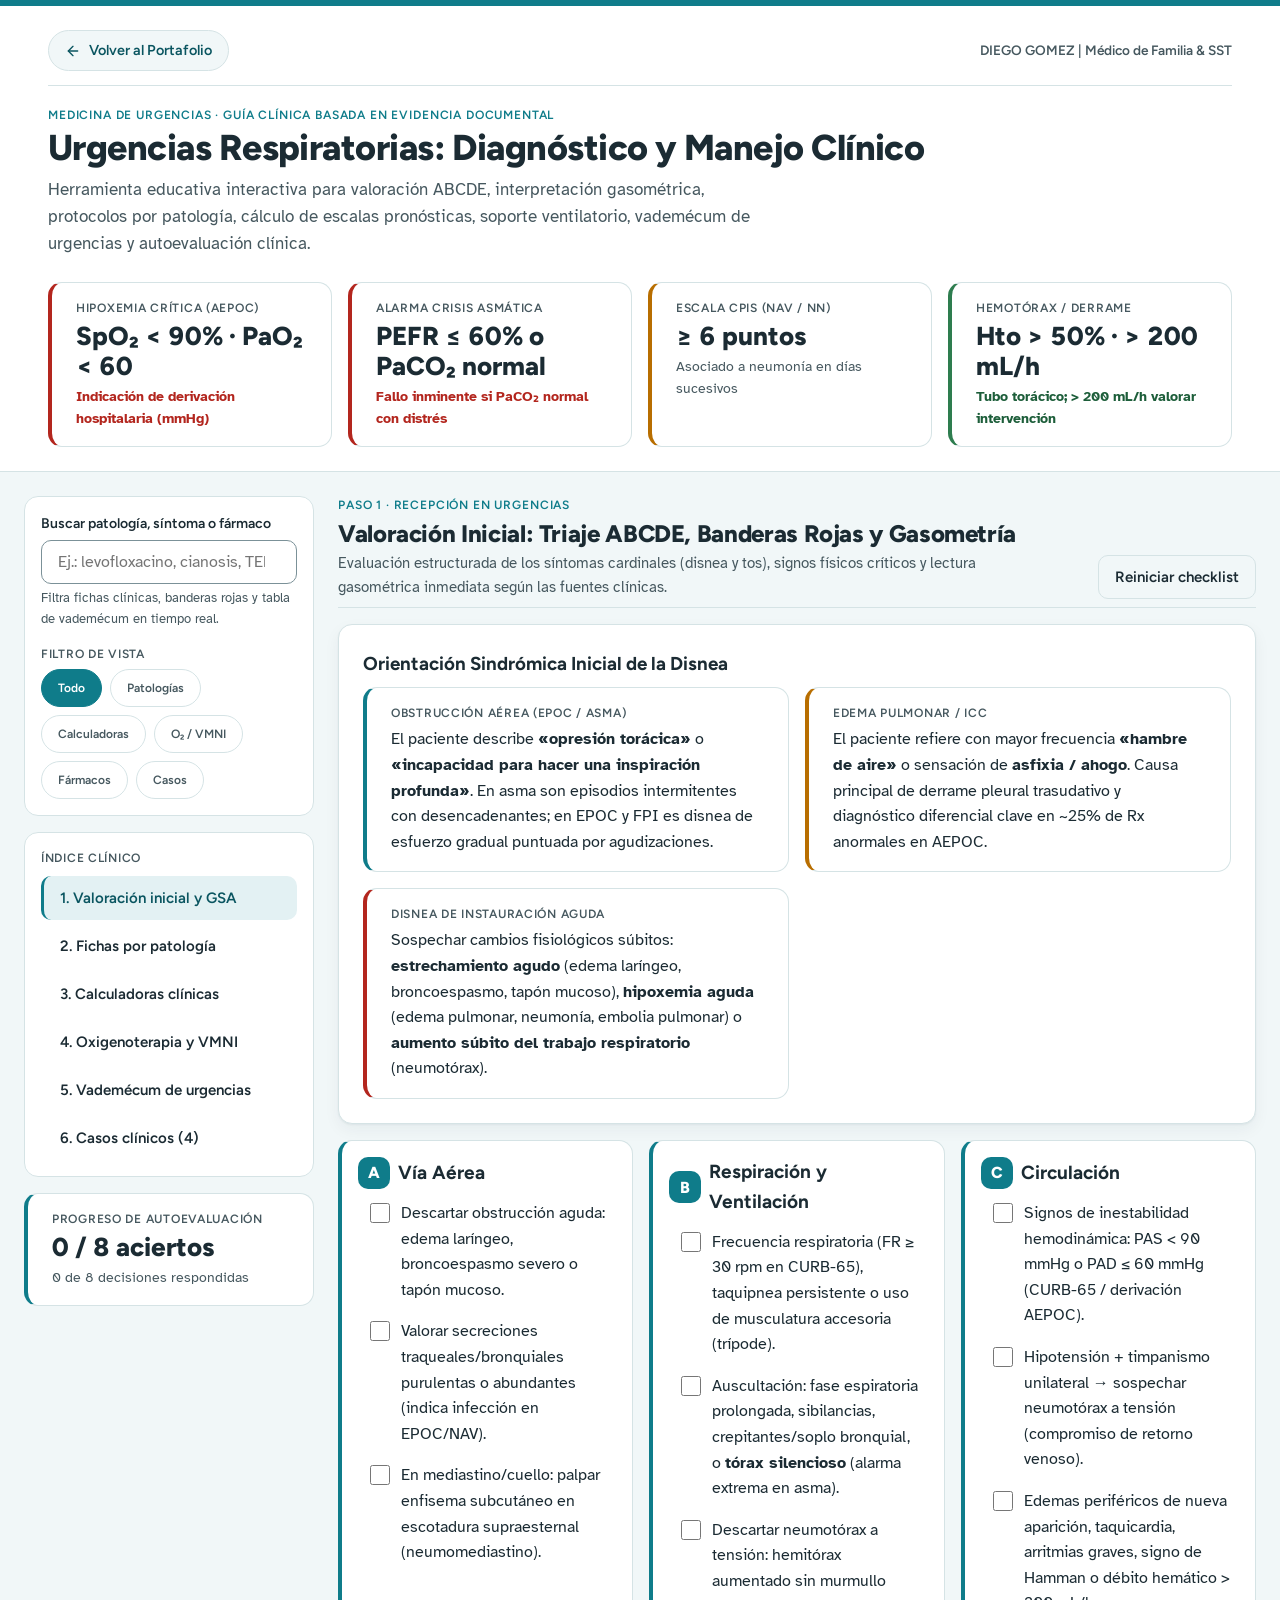
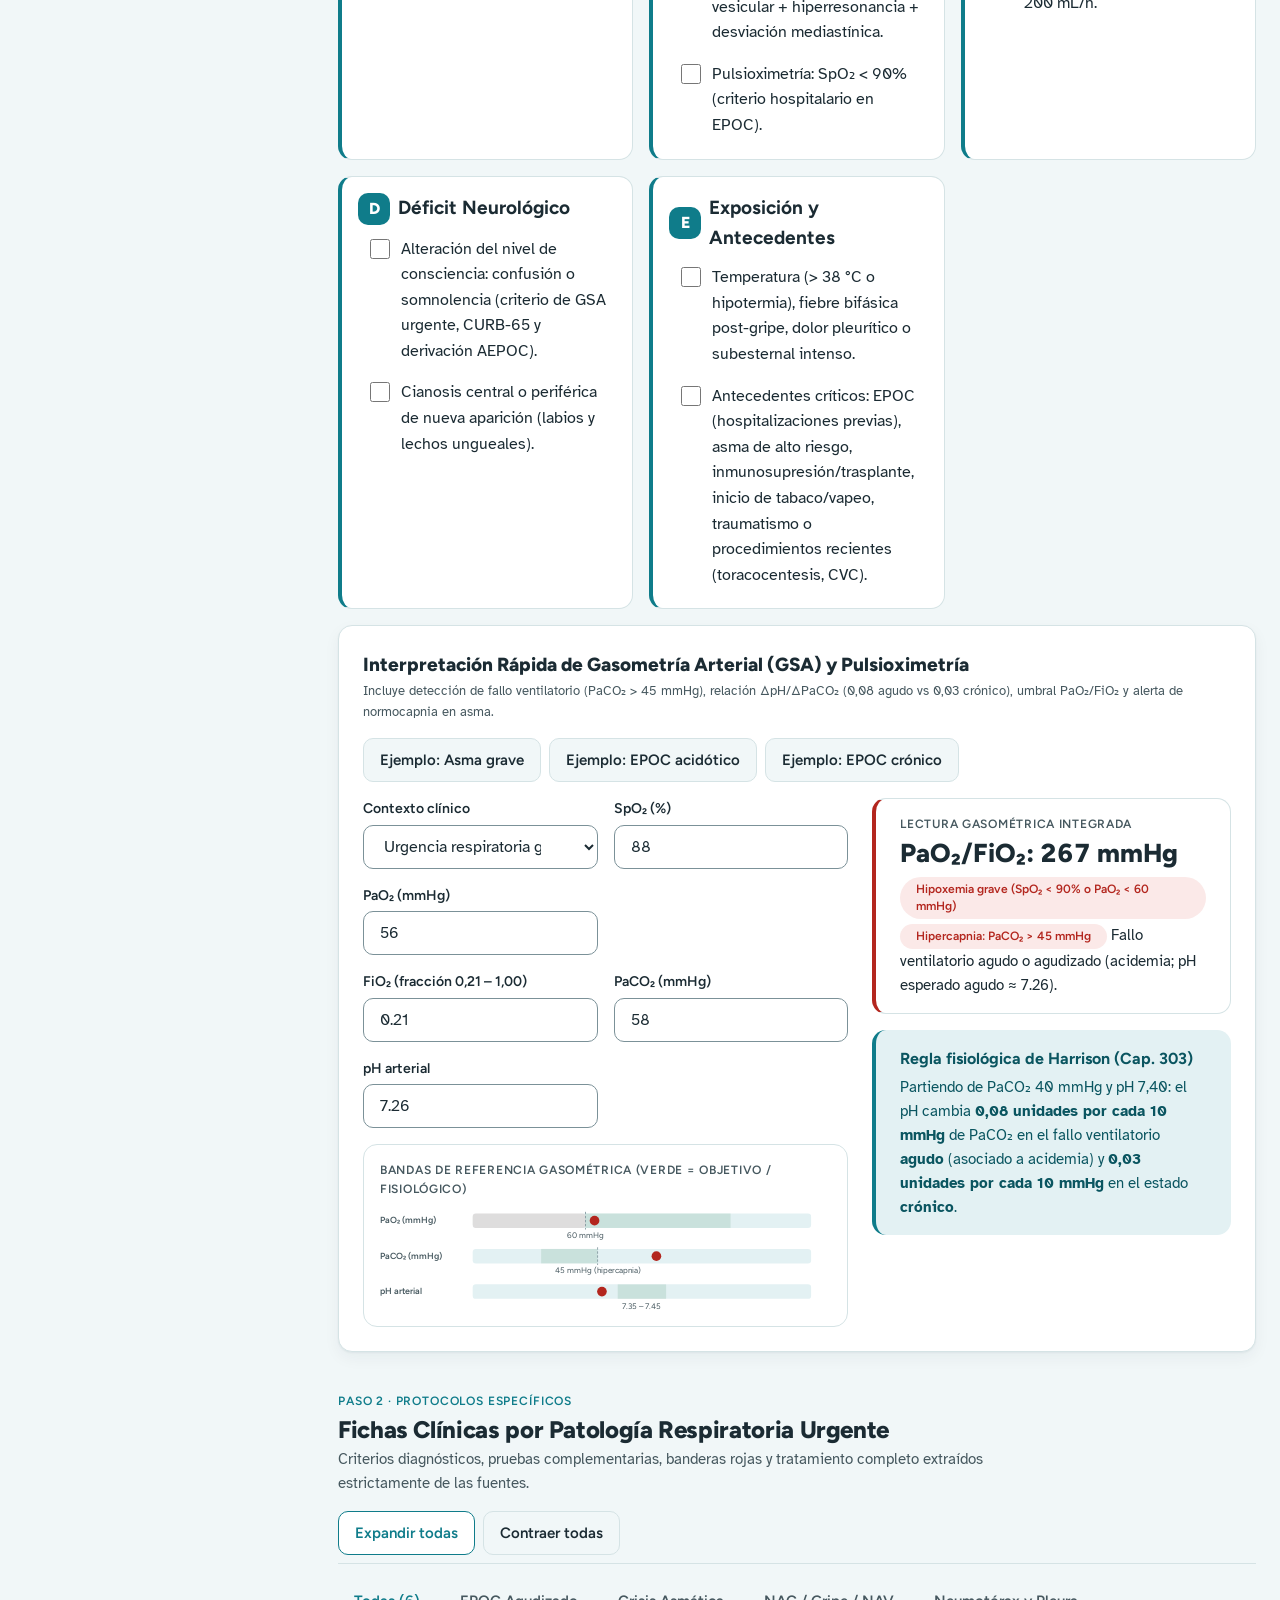
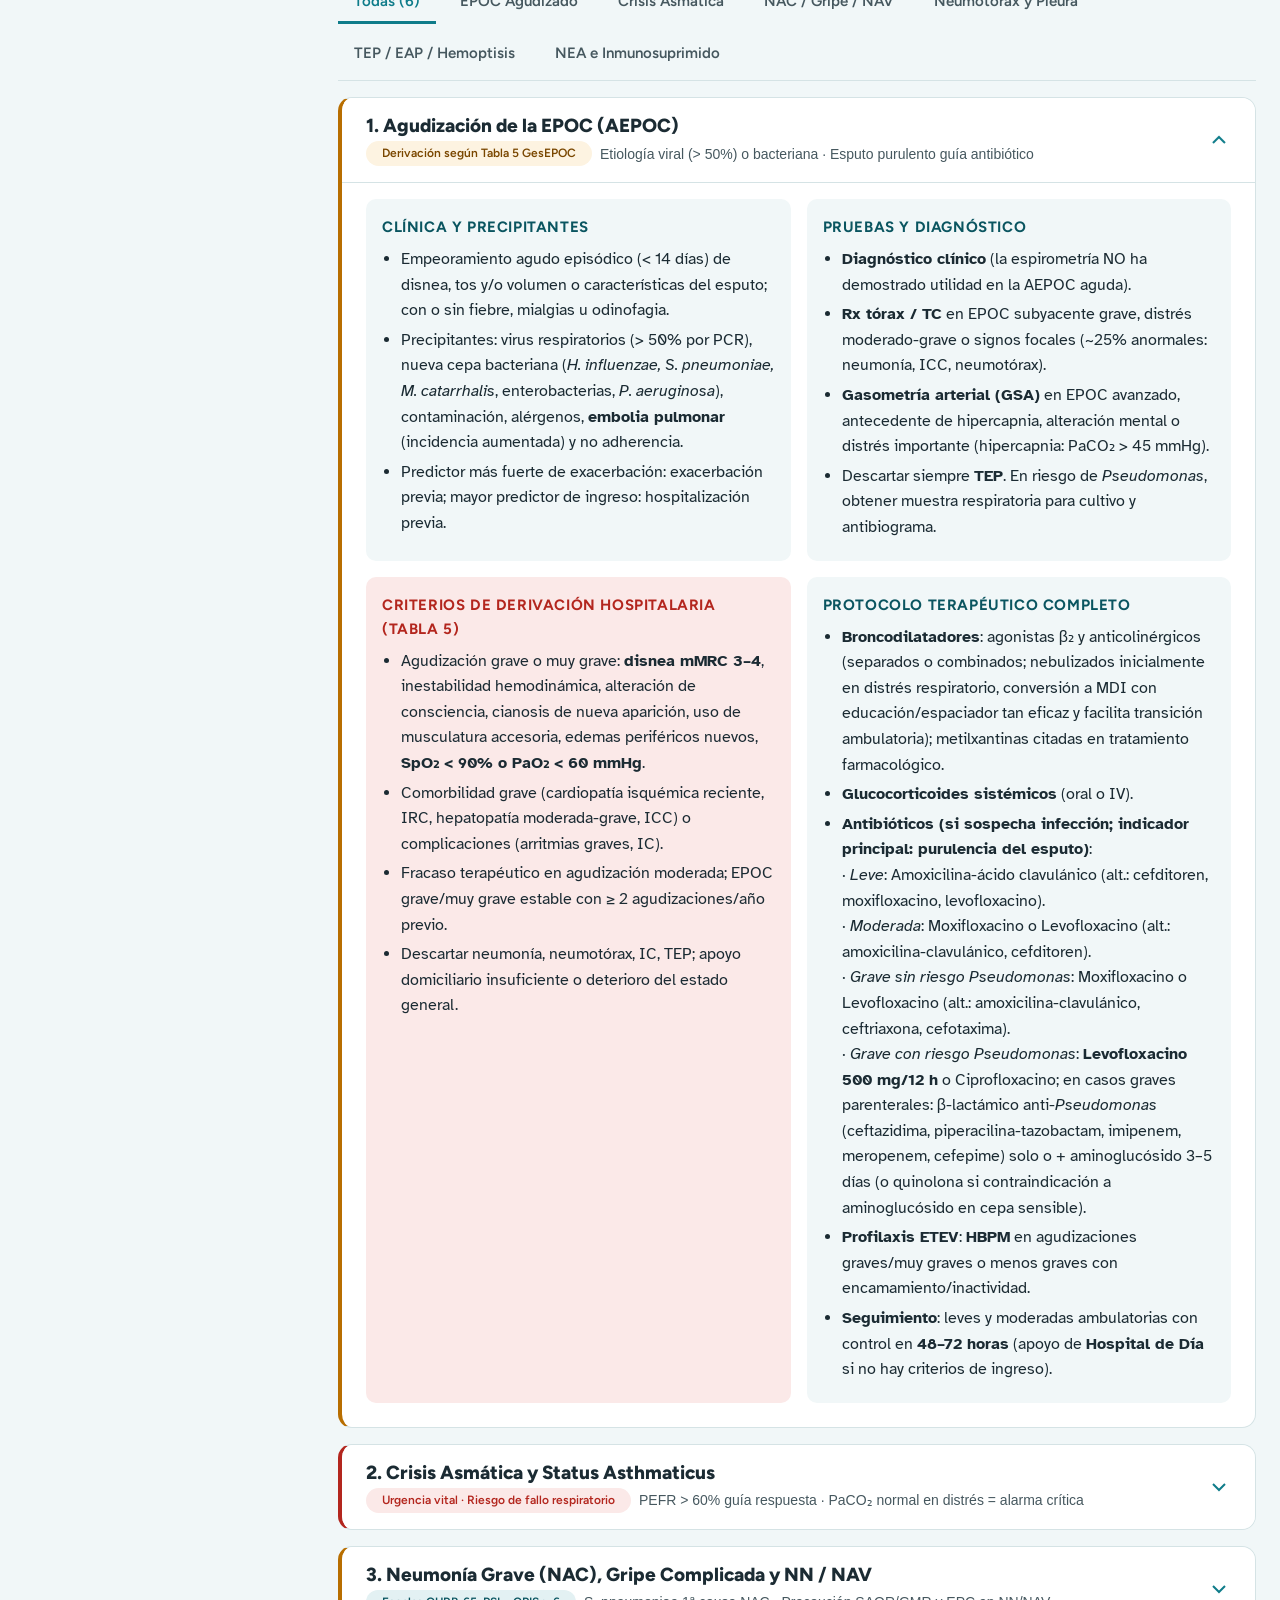
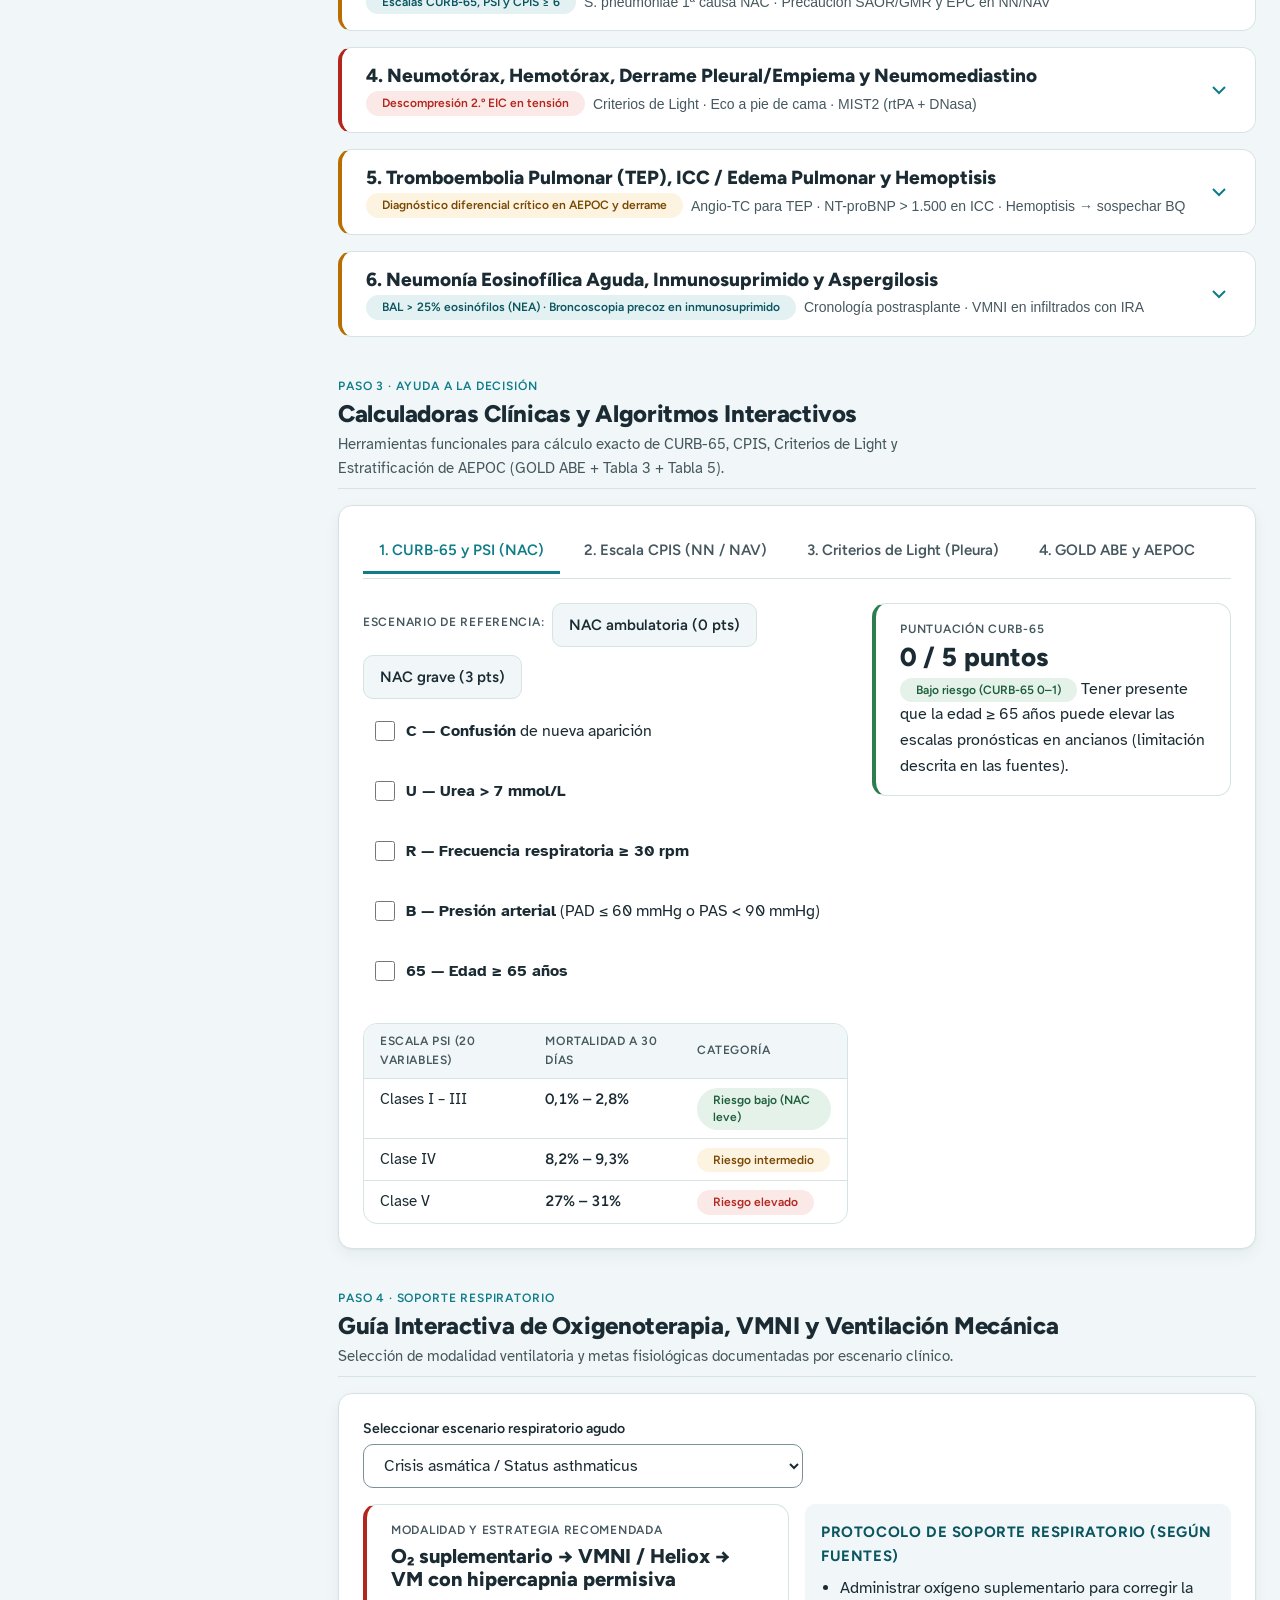
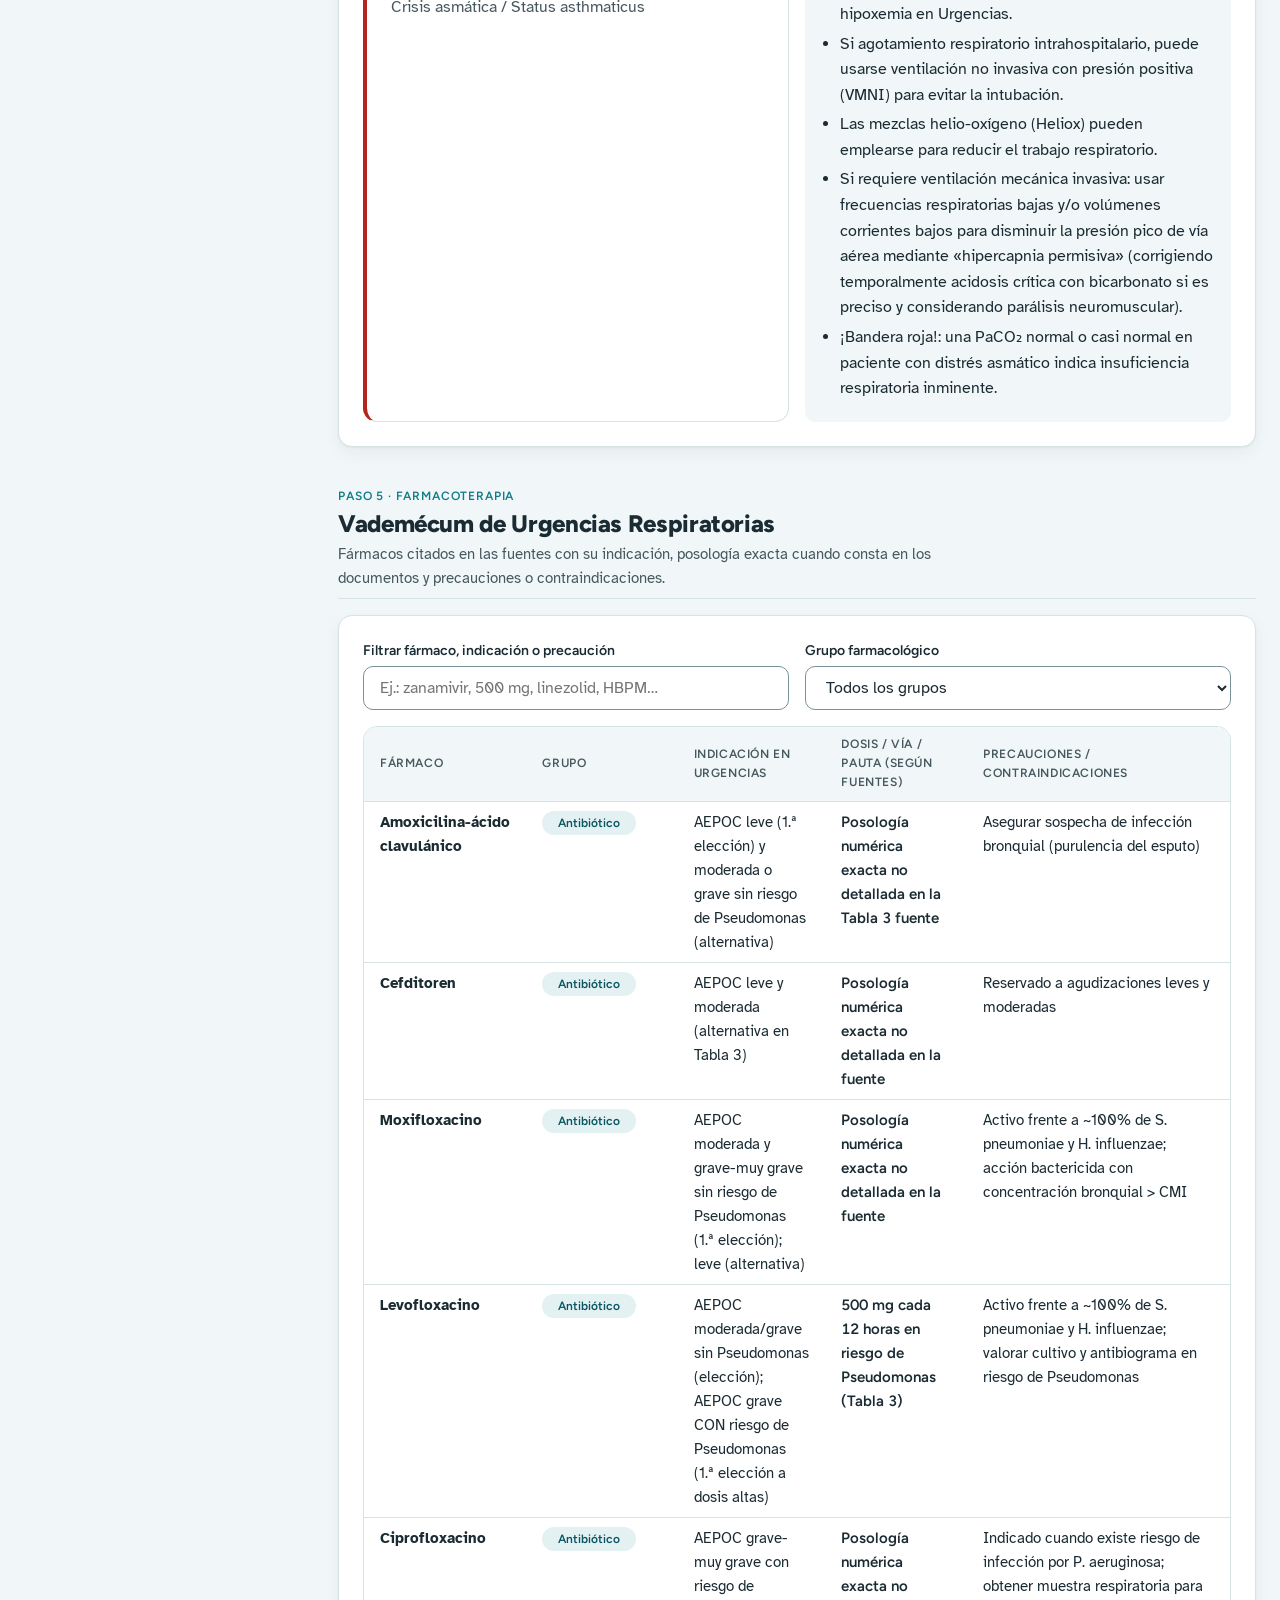
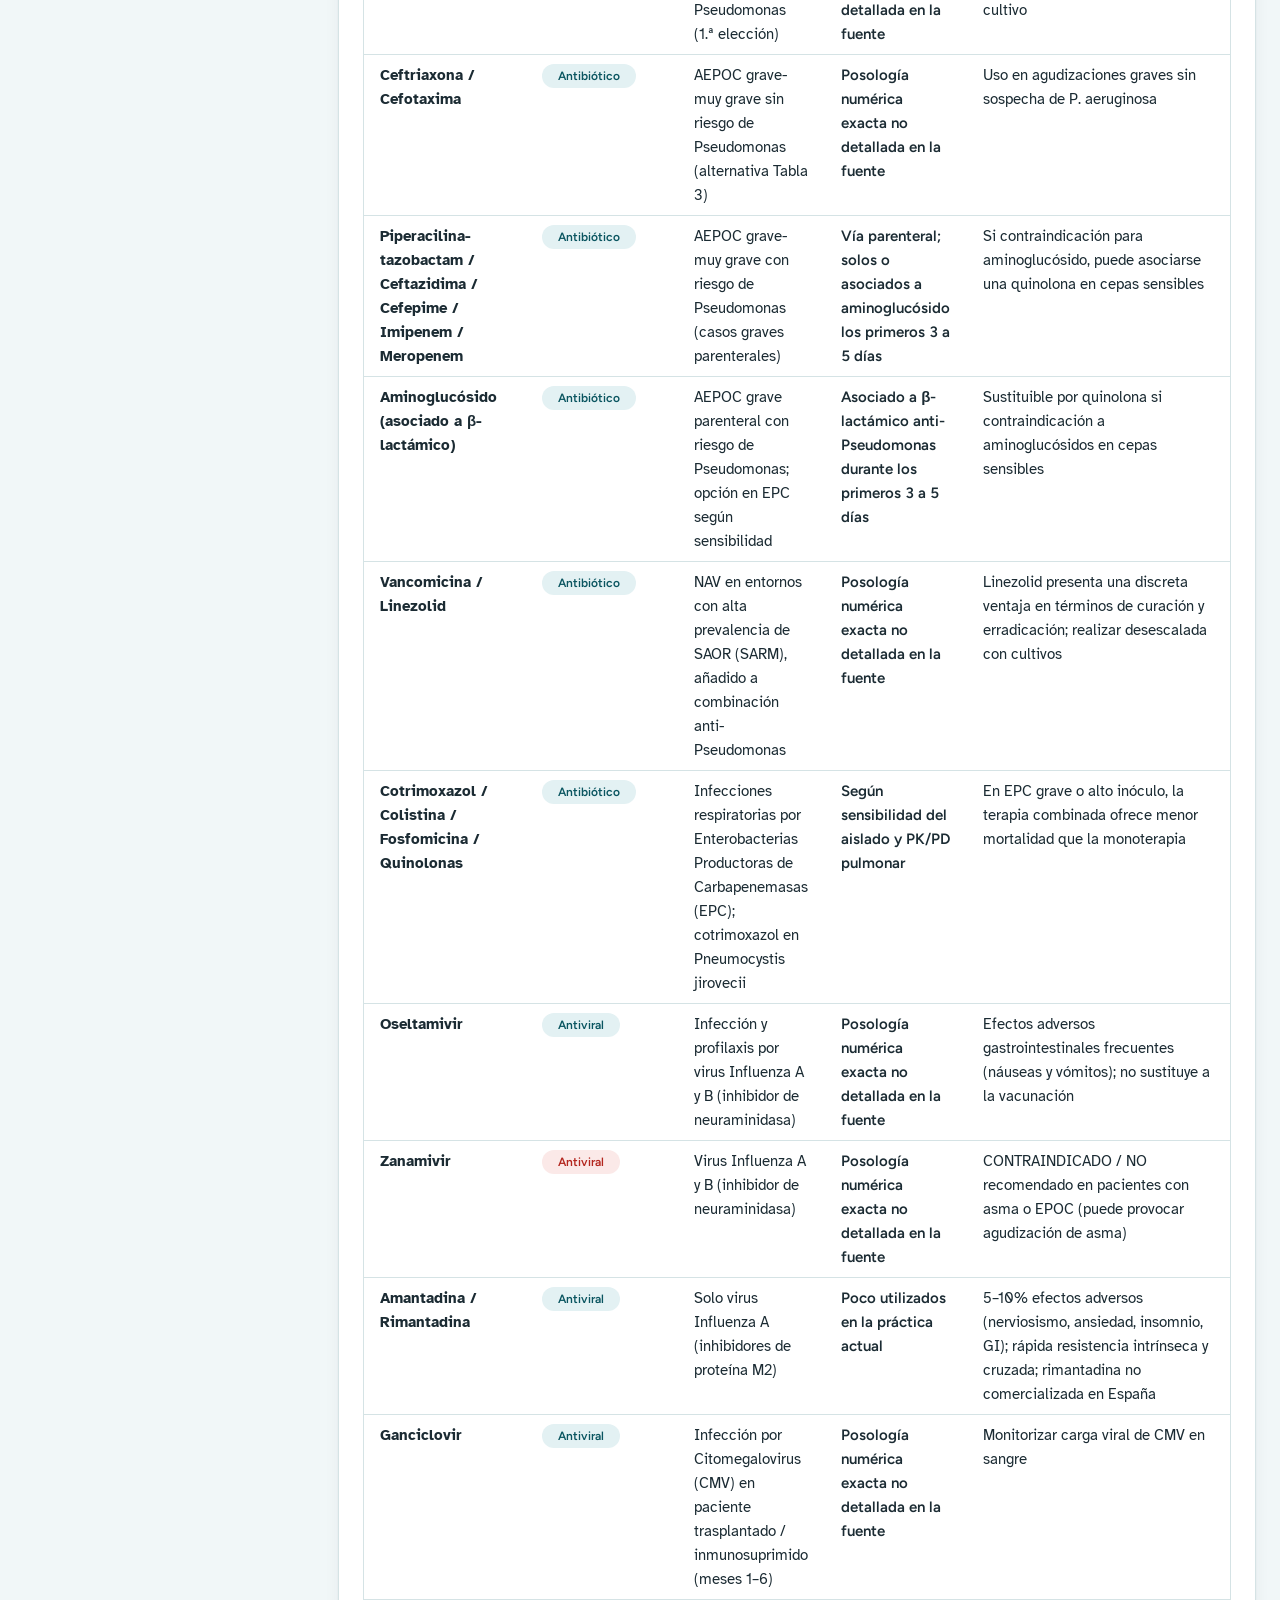
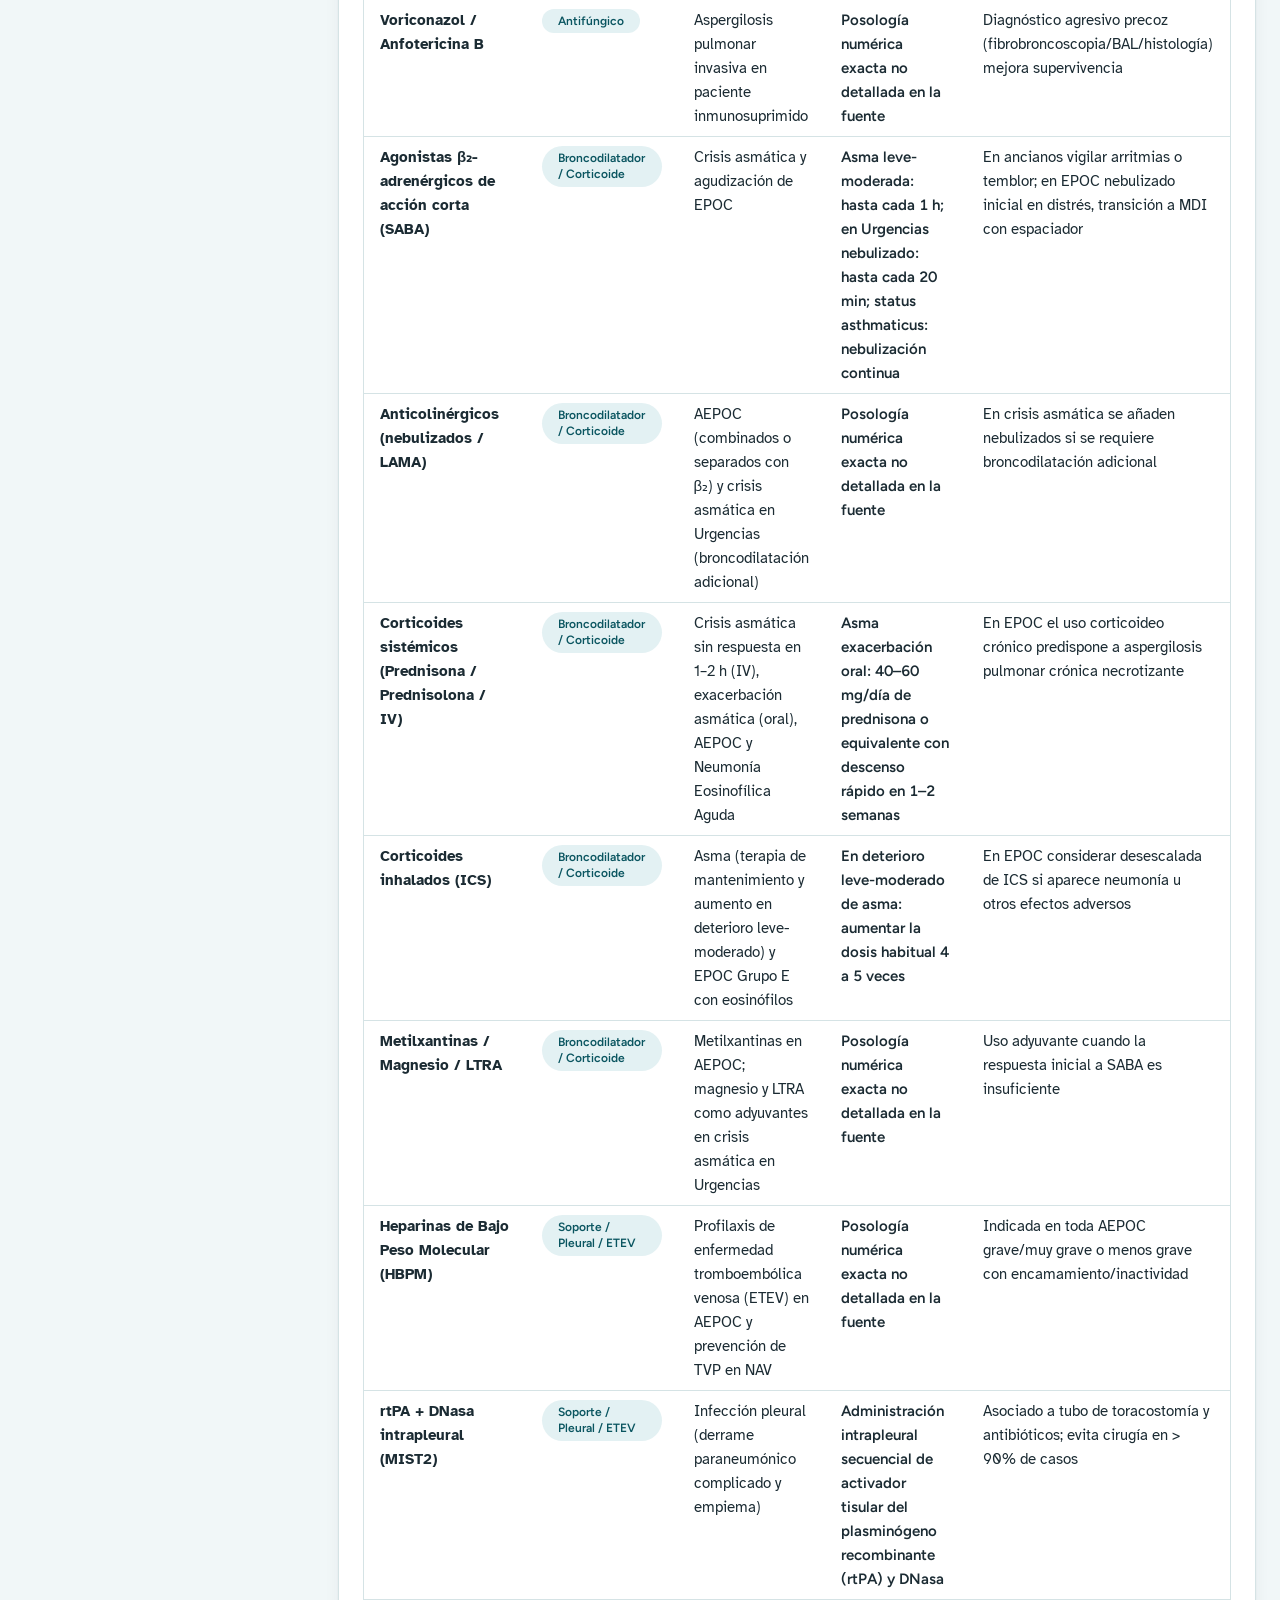
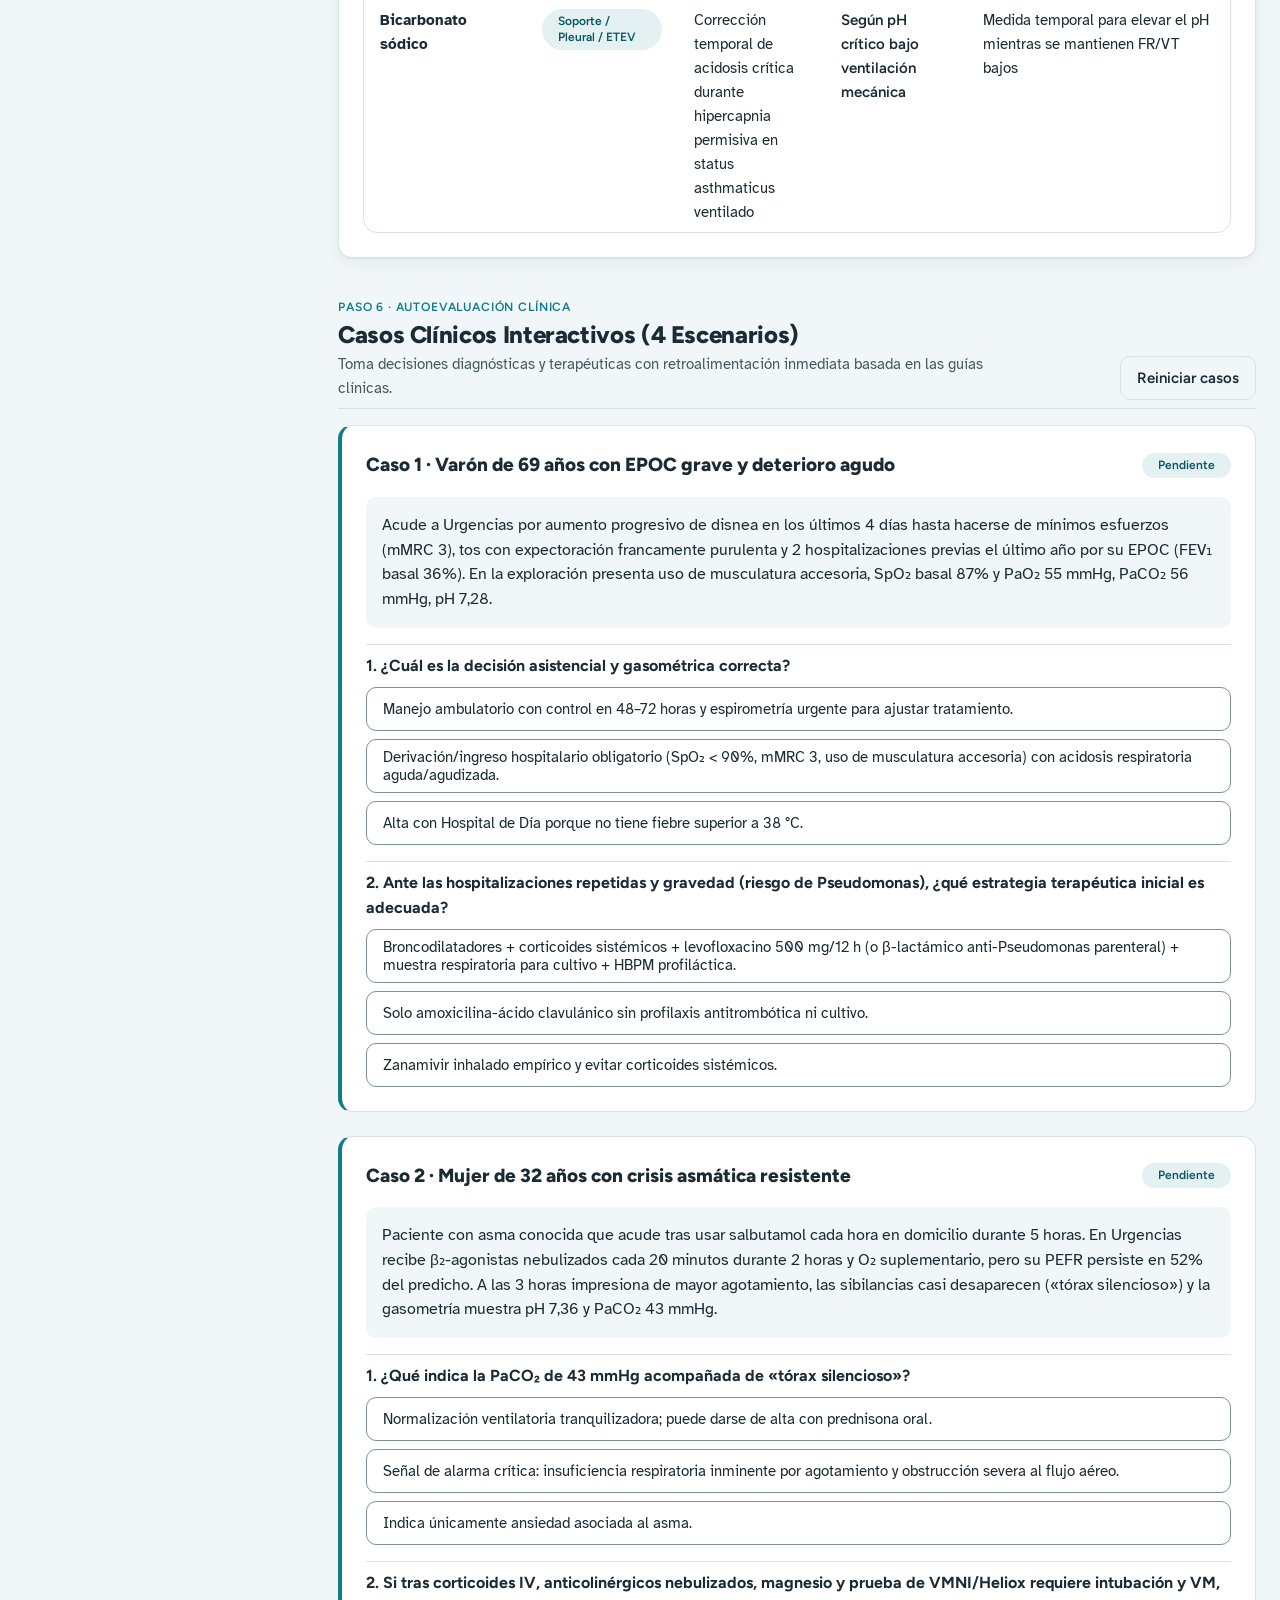
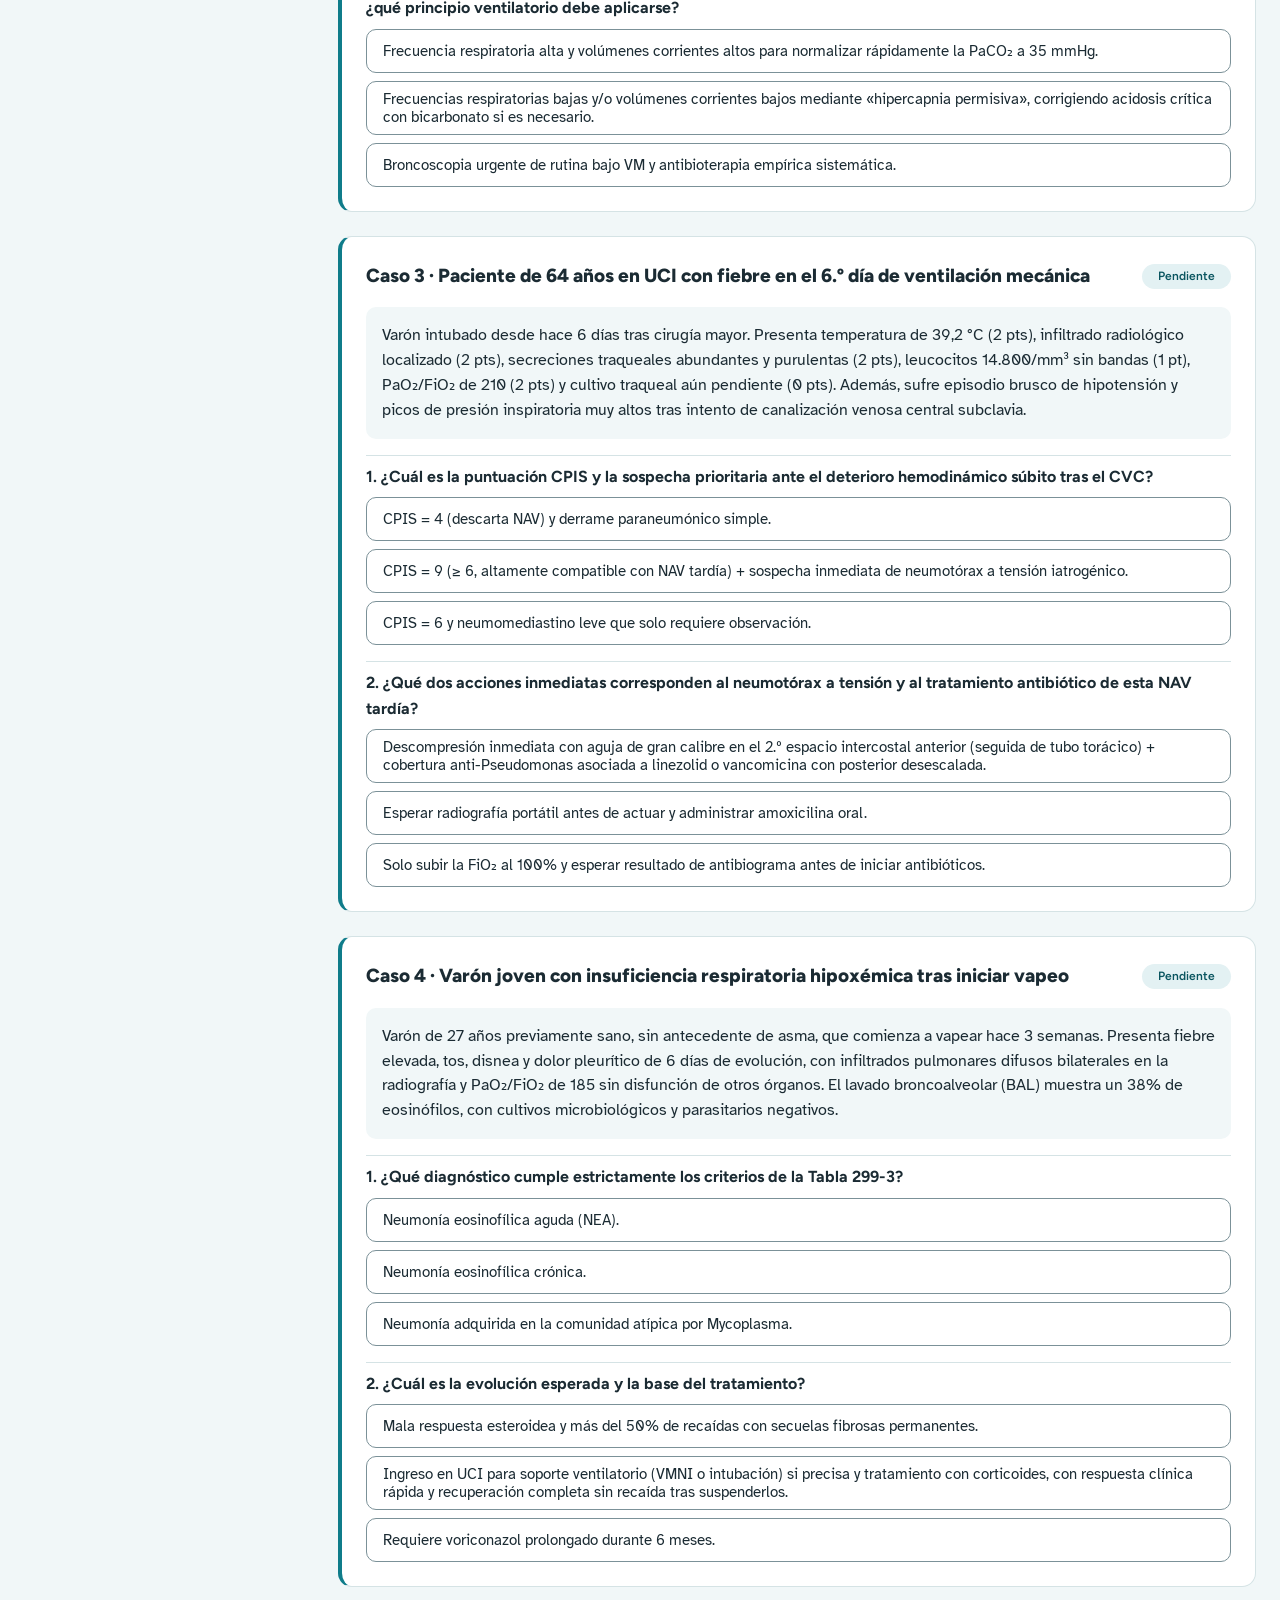
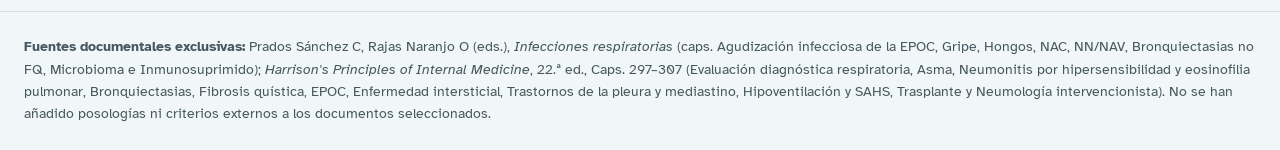
<file: urgencias-respiratorias.html>
<!DOCTYPE html>
<html lang="es">
<head>
  <meta charset="UTF-8">
  <meta name="viewport" content="width=device-width, initial-scale=1.0">
  <meta name="artifact-type" content="dashboard">
  <meta name="design-style" content="vitals">
  <title>Urgencias Respiratorias — Diagnóstico y Manejo Clínico</title>
  <link href="https://fonts.googleapis.com/css2?family=Atkinson+Hyperlegible:ital,wght@0,400;0,700;1,400;1,700&family=Figtree:wght@300..900&display=swap" rel="stylesheet">
  <style>
    :root {
      color-scheme: light;

      /* Page and surfaces */
      --background: #ffffff;
      --surface-container-low: #f1f7f8;
      --surface-container: #e3f1f3;
      --surface-container-high: #d5e9ec;

      /* Text */
      --on-surface: #1b2b33;
      --on-surface-variant: #46585f;

      /* Rules */
      --outline: #7b9198;
      --outline-variant: #d5e3e5;

      /* Accents */
      --primary: #0f7c8a;
      --primary-hover: #0a5560;
      --on-primary: #ffffff;
      --primary-container: #e3f1f3;
      --on-primary-container: #0a5560;
      --secondary: #1d5e3a;
      --tertiary: #2e7d4f;
      --tertiary-container: #e4f2ea;
      --error: #b3261e;
      --error-container: #fbe9e8;
      --on-error: #ffffff;
      --warning-container: #fdf3e1;
      --on-warning-container: #7a4700;

      /* Data series */
      --data-1: #0f7c8a;
      --data-2: #2e7d4f;
      --data-3: #b86e00;
      --data-4: #5c5fb0;
      --data-context: #b8c7ca;

      /* Fonts */
      --font-headline: 'Figtree', sans-serif;
      --font-body: 'Atkinson Hyperlegible', sans-serif;
      --font-label: 'Figtree', sans-serif;

      /* Shape */
      --rounded: 0.625rem;
      --rounded-lg: 0.875rem;
      --rounded-full: 9999px;

      /* Style effects */
      --top-bar: 6px solid var(--primary);
      --status-bar-width: 4px;
      --card-border: 1px solid var(--outline-variant);
      --card-lift: 0 1px 2px rgb(27 43 51 / 0.05), 0 6px 16px rgb(27 43 51 / 0.05);

      /* Shared tokens */
      --positive: var(--tertiary);
      --warning: var(--data-3);
      --focus: var(--primary);

      /* Dashboard type scale */
      --display-size: clamp(1.75rem, 1.4rem + 1.2vw, 2.25rem);
      --headline-size: clamp(1.25rem, 1.1rem + 0.5vw, 1.5rem);
      --subhead-size: clamp(1.0625rem, 1rem + 0.25vw, 1.1875rem);
      --body-size: clamp(0.9375rem, 0.9rem + 0.15vw, 1rem);
      --label-size: 0.75rem;

      /* Spacing scale */
      --space-xs: 0.25rem;
      --space-sm: 0.5rem;
      --space-md: 1rem;
      --space-lg: 1.5rem;
      --space-xl: 2.5rem;
      --space-2xl: 4rem;
      --space-3xl: 6rem;

      /* Motion */
      --ease-out: cubic-bezier(0.16, 1, 0.3, 1);
      --ease-in-out: cubic-bezier(0.65, 0, 0.35, 1);
      --dur-micro: 120ms;
      --dur-short: 220ms;
      --dur-long: 420ms;
    }

    *, *::before, *::after { box-sizing: border-box; }
    html, body {
      overflow-x: clip;
      margin: 0;
      padding: 0;
      background: var(--surface-container-low);
      color: var(--on-surface);
      font-family: var(--font-body);
      font-size: var(--body-size);
      line-height: 1.6;
      scroll-behavior: smooth;
    }
    header { position: static !important; }

    .page-shell {
      border-top: var(--top-bar);
      min-height: 100vh;
    }

    .page-grid {
      display: grid;
      grid-template-columns: minmax(250px, 290px) minmax(0, 1fr);
      gap: var(--space-lg);
      padding: var(--space-lg);
      max-width: 1360px;
      margin: 0 auto;
    }
    .page-grid * { min-width: 0; }

    /* Focus rings */
    :focus-visible {
      outline: 3px solid var(--focus);
      outline-offset: 2px;
    }

    /* Header */
    .top-header {
      background: var(--background);
      border-bottom: var(--card-border);
      padding: var(--space-lg) var(--space-lg) var(--space-lg);
    }
    .header-inner {
      max-width: 1360px;
      margin: 0 auto;
      padding: 0 var(--space-lg);
    }
    .kicker {
      font-family: var(--font-label);
      font-weight: 600;
      font-size: var(--label-size);
      text-transform: uppercase;
      letter-spacing: 0.07em;
      color: var(--primary);
      margin: 0 0 var(--space-xs) 0;
    }
    .title {
      font-family: var(--font-headline);
      font-weight: 800;
      font-size: var(--display-size);
      letter-spacing: -0.015em;
      line-height: 1.08;
      color: var(--on-surface);
      margin: 0;
    }
    .lede {
      font-size: 1.0625rem;
      line-height: 1.6;
      color: var(--on-surface-variant);
      max-width: 65ch;
      margin: var(--space-sm) 0 var(--space-lg) 0;
    }

    /* Key figures row */
    .kpi-grid {
      display: grid;
      grid-template-columns: repeat(auto-fit, minmax(min(220px, 100%), 1fr));
      gap: var(--space-md);
    }
    .status-card {
      background: var(--background);
      border: var(--card-border);
      border-left: var(--status-bar-width) solid var(--primary);
      border-radius: var(--rounded-lg);
      padding: var(--space-md) var(--space-lg);
      transition: background-color var(--dur-micro) var(--ease-out);
    }
    .status-card[data-status="ok"] { border-left-color: var(--tertiary); }
    .status-card[data-status="alert"] { border-left-color: var(--error); }
    .status-card[data-status="warn"] { border-left-color: var(--warning); }
    .kpi-label {
      font-family: var(--font-label);
      font-weight: 600;
      font-size: var(--label-size);
      text-transform: uppercase;
      letter-spacing: 0.06em;
      color: var(--on-surface-variant);
      margin: 0 0 var(--space-xs) 0;
    }
    .kpi-value {
      font-family: var(--font-headline);
      font-weight: 800;
      font-size: clamp(1.375rem, 1.2rem + 0.6vw, 1.625rem);
      font-variant-numeric: tabular-nums;
      line-height: 1.15;
      color: var(--on-surface);
      margin: 0 0 var(--space-xs) 0;
    }
    .kpi-caption {
      font-size: 0.875rem;
      color: var(--on-surface-variant);
      margin: 0;
    }
    .kpi-caption.is-alert { color: var(--error); font-weight: 700; }
    .kpi-caption.is-ok { color: var(--secondary); font-weight: 700; }

    /* Sidebar rail */
    .sidebar-nav {
      align-self: start;
      position: sticky;
      top: var(--space-md);
      display: flex;
      flex-direction: column;
      gap: var(--space-md);
    }
    .panel {
      background: var(--background);
      border: var(--card-border);
      border-radius: var(--rounded-lg);
      padding: var(--space-lg);
      box-shadow: var(--card-lift);
    }
    .panel-compact {
      padding: var(--space-md);
      box-shadow: none;
    }

    /* Form controls */
    .field-group {
      display: flex;
      flex-direction: column;
      gap: var(--space-xs);
    }
    .field-label {
      font-family: var(--font-label);
      font-weight: 600;
      font-size: 0.875rem;
      color: var(--on-surface);
    }
    .field-hint {
      font-size: 0.8125rem;
      color: var(--on-surface-variant);
      margin: 0;
    }
    input[type="text"],
    input[type="number"],
    input[type="search"],
    select {
      width: 100%;
      min-height: 44px;
      padding: var(--space-sm) var(--space-md);
      font-family: var(--font-body);
      font-size: var(--body-size);
      color: var(--on-surface);
      background: var(--background);
      border: 1px solid var(--outline);
      border-radius: var(--rounded);
      transition: border-color var(--dur-micro) var(--ease-out), box-shadow var(--dur-micro) var(--ease-out);
    }
    select {
      padding-right: var(--space-xl);
    }
    input:focus, select:focus {
      border-color: var(--primary);
      box-shadow: 0 0 0 3px var(--primary-container);
      outline: none;
    }

    /* Buttons */
    .btn {
      display: inline-flex;
      align-items: center;
      justify-content: center;
      gap: var(--space-sm);
      min-height: 44px;
      padding: var(--space-sm) var(--space-md);
      font-family: var(--font-label);
      font-weight: 600;
      font-size: 0.9375rem;
      border-radius: var(--rounded);
      border: 1px solid transparent;
      cursor: pointer;
      transition: background-color var(--dur-micro) var(--ease-out), color var(--dur-micro) var(--ease-out), transform var(--dur-micro) var(--ease-out);
    }
    .btn-primary {
      background: var(--primary);
      color: var(--on-primary);
    }
    .btn-primary:hover { background: var(--primary-hover); }
    .btn-secondary {
      background: var(--background);
      color: var(--primary);
      border-color: var(--primary);
    }
    .btn-secondary:hover { background: var(--surface-container-low); }
    .btn-ghost {
      background: var(--surface-container-low);
      color: var(--on-surface);
      border-color: var(--outline-variant);
    }
    .btn-ghost:hover { background: var(--surface-container); }
    .btn:active { transform: translateY(1px); }
    .btn:disabled { opacity: 0.5; cursor: not-allowed; }

    /* Chips */
    .chip {
      display: inline-flex;
      align-items: center;
      gap: var(--space-xs);
      font-family: var(--font-label);
      font-weight: 600;
      font-size: var(--label-size);
      padding: var(--space-xs) var(--space-md);
      border-radius: var(--rounded-full);
      background: var(--tertiary-container);
      color: var(--secondary);
      line-height: 1.4;
    }
    .chip[data-status="info"] {
      background: var(--primary-container);
      color: var(--on-primary-container);
    }
    .chip[data-status="alert"] {
      background: var(--error-container);
      color: var(--error);
    }
    .chip[data-status="warn"] {
      background: var(--warning-container);
      color: var(--on-warning-container);
    }

    /* Filter chips & nav links */
    .filter-chip-row {
      display: flex;
      flex-wrap: wrap;
      gap: var(--space-sm);
    }
    .filter-btn {
      min-height: 38px;
      padding: var(--space-xs) var(--space-md);
      border-radius: var(--rounded-full);
      border: 1px solid var(--outline-variant);
      background: var(--background);
      color: var(--on-surface-variant);
      font-family: var(--font-label);
      font-weight: 600;
      font-size: var(--label-size);
      cursor: pointer;
      transition: background-color var(--dur-micro) var(--ease-out), color var(--dur-micro) var(--ease-out);
    }
    .filter-btn:hover { background: var(--surface-container-low); color: var(--on-surface); }
    .filter-btn.is-active {
      background: var(--primary);
      color: var(--on-primary);
      border-color: var(--primary);
    }

    .nav-list {
      list-style: none;
      margin: 0;
      padding: 0;
      display: flex;
      flex-direction: column;
      gap: var(--space-xs);
    }
    .nav-link {
      display: flex;
      align-items: center;
      justify-content: space-between;
      min-height: 44px;
      padding: var(--space-sm) var(--space-md);
      border-radius: var(--rounded);
      border: none;
      border-left: 3px solid transparent;
      background: transparent;
      color: var(--on-surface);
      font-family: var(--font-label);
      font-weight: 600;
      font-size: 0.9375rem;
      text-align: left;
      width: 100%;
      cursor: pointer;
      transition: background-color var(--dur-micro) var(--ease-out);
    }
    .nav-link:hover {
      background: var(--surface-container-low);
    }
    .nav-link.is-active {
      background: var(--surface-container);
      color: var(--on-primary-container);
      border-left-color: var(--primary);
    }

    /* Main content column */
    .main-column {
      display: flex;
      flex-direction: column;
      gap: var(--space-xl);
    }
    .section-block {
      display: flex;
      flex-direction: column;
      gap: var(--space-md);
    }
    .section-header {
      display: flex;
      flex-wrap: wrap;
      align-items: flex-end;
      justify-content: space-between;
      gap: var(--space-md);
      padding-bottom: var(--space-sm);
      border-bottom: 1px solid var(--outline-variant);
    }
    .section-title {
      font-family: var(--font-headline);
      font-weight: 800;
      font-size: var(--headline-size);
      letter-spacing: -0.015em;
      line-height: 1.15;
      color: var(--on-surface);
      margin: 0;
    }
    .section-sub {
      color: var(--on-surface-variant);
      font-size: 0.9375rem;
      margin: var(--space-xs) 0 0 0;
      max-width: 65ch;
    }

    /* Callouts */
    .callout {
      background: var(--primary-container);
      color: var(--on-primary-container);
      border-left: var(--status-bar-width) solid var(--primary);
      border-radius: var(--rounded-lg);
      padding: var(--space-md) var(--space-lg);
    }
    .callout-alert {
      background: var(--error-container);
      color: var(--error);
      border-left-color: var(--error);
    }
    .callout-ok {
      background: var(--tertiary-container);
      color: var(--secondary);
      border-left-color: var(--tertiary);
    }
    .callout-title {
      font-family: var(--font-headline);
      font-weight: 700;
      font-size: 1rem;
      margin: 0 0 var(--space-xs) 0;
    }

    /* Card grids */
    .card-grid {
      display: grid;
      grid-template-columns: repeat(auto-fit, minmax(min(280px, 100%), 1fr));
      gap: var(--space-md);
    }
    .card-wrapper { container-type: inline-size; }
    .two-col-grid {
      display: grid;
      grid-template-columns: repeat(2, minmax(0, 1fr));
      gap: var(--space-md);
    }

    /* ABCDE checklist */
    .abcde-card {
      background: var(--background);
      border: var(--card-border);
      border-left: var(--status-bar-width) solid var(--primary);
      border-radius: var(--rounded-lg);
      padding: var(--space-md);
      display: flex;
      flex-direction: column;
      gap: var(--space-sm);
    }
    .abcde-letter {
      display: inline-flex;
      align-items: center;
      justify-content: center;
      width: 32px;
      height: 32px;
      border-radius: var(--rounded);
      background: var(--primary);
      color: var(--on-primary);
      font-family: var(--font-headline);
      font-weight: 800;
      font-size: 1rem;
      flex-shrink: 0;
    }
    .abcde-head {
      display: flex;
      align-items: center;
      gap: var(--space-sm);
    }
    .abcde-head h3 {
      font-family: var(--font-headline);
      font-weight: 700;
      font-size: var(--subhead-size);
      margin: 0;
    }
    .check-item {
      display: flex;
      align-items: flex-start;
      gap: var(--space-sm);
      min-height: 44px;
      padding: var(--space-xs) var(--space-sm);
      border-radius: var(--rounded);
      cursor: pointer;
      transition: background-color var(--dur-micro) var(--ease-out);
    }
    .check-item:hover { background: var(--surface-container-low); }
    .check-item input[type="checkbox"] {
      width: 20px;
      height: 20px;
      margin-top: 2px;
      accent-color: var(--primary);
      flex-shrink: 0;
      cursor: pointer;
    }
    .check-item.is-checked span {
      color: var(--on-surface-variant);
      text-decoration: line-through;
    }

    /* Tabs */
    .tab-bar {
      display: flex;
      flex-wrap: wrap;
      gap: var(--space-sm);
      border-bottom: 1px solid var(--outline-variant);
      padding-bottom: var(--space-xs);
    }
    .tab-btn {
      min-height: 44px;
      padding: var(--space-sm) var(--space-md);
      background: transparent;
      border: none;
      border-bottom: 3px solid transparent;
      font-family: var(--font-label);
      font-weight: 600;
      font-size: 0.9375rem;
      color: var(--on-surface-variant);
      cursor: pointer;
      transition: color var(--dur-micro) var(--ease-out), background-color var(--dur-micro) var(--ease-out);
    }
    .tab-btn:hover {
      color: var(--on-surface);
      background: var(--surface-container-low);
    }
    .tab-btn.is-active {
      color: var(--primary);
      border-bottom-color: var(--primary);
    }

    /* Accordions */
    .accordion-list {
      display: flex;
      flex-direction: column;
      gap: var(--space-md);
    }
    .pathology-card {
      background: var(--background);
      border: var(--card-border);
      border-left: var(--status-bar-width) solid var(--primary);
      border-radius: var(--rounded-lg);
      overflow: hidden;
    }
    .pathology-card[data-severity="critical"] { border-left-color: var(--error); }
    .pathology-card[data-severity="high"] { border-left-color: var(--warning); }
    .accordion-trigger {
      width: 100%;
      min-height: 60px;
      padding: var(--space-md) var(--space-lg);
      background: var(--background);
      border: none;
      display: flex;
      align-items: center;
      justify-content: space-between;
      gap: var(--space-md);
      text-align: left;
      cursor: pointer;
      transition: background-color var(--dur-micro) var(--ease-out);
    }
    .accordion-trigger:hover { background: var(--surface-container-low); }
    .accordion-title-wrap {
      display: flex;
      flex-direction: column;
      gap: var(--space-xs);
    }
    .accordion-title {
      font-family: var(--font-headline);
      font-weight: 800;
      font-size: var(--subhead-size);
      color: var(--on-surface);
      margin: 0;
    }
    .accordion-meta {
      display: flex;
      flex-wrap: wrap;
      gap: var(--space-sm);
      align-items: center;
      font-size: 0.875rem;
      color: var(--on-surface-variant);
    }
    .accordion-chevron {
      width: 24px;
      height: 24px;
      flex-shrink: 0;
      color: var(--primary);
      transition: transform var(--dur-short) var(--ease-in-out);
    }
    .accordion-trigger[aria-expanded="true"] .accordion-chevron {
      transform: rotate(180deg);
    }
    .accordion-body {
      display: none;
      padding: 0 var(--space-lg) var(--space-lg);
      border-top: 1px solid var(--outline-variant);
    }
    .accordion-body.is-open {
      display: block;
    }

    .detail-grid {
      display: grid;
      grid-template-columns: repeat(auto-fit, minmax(min(290px, 100%), 1fr));
      gap: var(--space-md);
      margin-top: var(--space-md);
    }
    .detail-box {
      background: var(--surface-container-low);
      border-radius: var(--rounded);
      padding: var(--space-md);
    }
    .detail-box h4 {
      font-family: var(--font-headline);
      font-weight: 700;
      font-size: 0.9375rem;
      color: var(--on-primary-container);
      margin: 0 0 var(--space-sm) 0;
      text-transform: uppercase;
      letter-spacing: 0.04em;
    }
    .detail-box.is-redflag {
      background: var(--error-container);
    }
    .detail-box.is-redflag h4 {
      color: var(--error);
    }
    .detail-box ul, .detail-box ol {
      margin: 0;
      padding-left: 1.2rem;
    }
    .detail-box li {
      margin-bottom: var(--space-xs);
    }

    /* Tables */
    .table-wrap {
      overflow-x: auto;
      border: var(--card-border);
      border-radius: var(--rounded-lg);
      background: var(--background);
    }
    table {
      width: 100%;
      border-collapse: collapse;
      font-size: 0.9375rem;
    }
    thead th {
      background: var(--surface-container-low);
      font-family: var(--font-label);
      font-weight: 600;
      font-size: var(--label-size);
      text-transform: uppercase;
      letter-spacing: 0.05em;
      color: var(--on-surface-variant);
      text-align: left;
      padding: var(--space-sm) var(--space-md);
      border-bottom: 1px solid var(--outline-variant);
    }
    tbody td {
      padding: var(--space-sm) var(--space-md);
      border-bottom: 1px solid var(--outline-variant);
      vertical-align: top;
    }
    tbody tr:last-child td { border-bottom: none; }
    tbody tr:hover { background: var(--surface-container-low); }
    .num {
      font-variant-numeric: tabular-nums;
      font-family: var(--font-label);
      font-weight: 600;
    }

    /* Calculators */
    .calc-panel { display: none; }
    .calc-panel.is-active { display: block; }
    .calc-layout {
      display: grid;
      grid-template-columns: minmax(0, 1.15fr) minmax(0, 0.85fr);
      gap: var(--space-lg);
      align-items: start;
    }
    .calc-inputs {
      display: flex;
      flex-direction: column;
      gap: var(--space-md);
    }
    .input-row {
      display: grid;
      grid-template-columns: repeat(auto-fit, minmax(min(180px, 100%), 1fr));
      gap: var(--space-md);
      align-items: end;
    }
    .preset-row {
      display: flex;
      flex-wrap: wrap;
      gap: var(--space-sm);
      align-items: center;
    }
    .calc-output {
      position: sticky;
      top: var(--space-md);
      display: flex;
      flex-direction: column;
      gap: var(--space-md);
    }

    /* SVG Reference-Range Bands */
    .range-svg-wrap {
      background: var(--background);
      border: var(--card-border);
      border-radius: var(--rounded-lg);
      padding: var(--space-md);
    }
    .range-band {
      fill: var(--tertiary);
      fill-opacity: 0.14;
      stroke: none;
    }
    .range-band-alert {
      fill: var(--error);
      fill-opacity: 0.10;
      stroke: none;
    }

    /* Quiz / Clinical Cases */
    .case-card {
      background: var(--background);
      border: var(--card-border);
      border-left: var(--status-bar-width) solid var(--primary);
      border-radius: var(--rounded-lg);
      padding: var(--space-lg);
      display: flex;
      flex-direction: column;
      gap: var(--space-md);
    }
    .case-vignette {
      background: var(--surface-container-low);
      border-radius: var(--rounded);
      padding: var(--space-md);
      font-size: 0.96875rem;
    }
    .question-block {
      display: flex;
      flex-direction: column;
      gap: var(--space-sm);
      padding-top: var(--space-sm);
      border-top: 1px solid var(--outline-variant);
    }
    .question-title {
      font-family: var(--font-headline);
      font-weight: 700;
      font-size: 1rem;
      margin: 0;
    }
    .options-list {
      display: flex;
      flex-direction: column;
      gap: var(--space-sm);
    }
    .option-btn {
      width: 100%;
      min-height: 44px;
      padding: var(--space-sm) var(--space-md);
      text-align: left;
      font-family: var(--font-body);
      font-size: 0.9375rem;
      color: var(--on-surface);
      background: var(--background);
      border: 1px solid var(--outline);
      border-radius: var(--rounded);
      cursor: pointer;
      transition: background-color var(--dur-micro) var(--ease-out), border-color var(--dur-micro) var(--ease-out);
    }
    .option-btn:hover:not(:disabled) {
      background: var(--surface-container-low);
      border-color: var(--primary);
    }
    .option-btn.is-correct {
      background: var(--tertiary-container);
      border-color: var(--tertiary);
      color: var(--secondary);
      font-weight: 700;
    }
    .option-btn.is-wrong {
      background: var(--error-container);
      border-color: var(--error);
      color: var(--error);
    }
    .feedback-box {
      display: none;
      padding: var(--space-sm) var(--space-md);
      border-radius: var(--rounded);
      font-size: 0.9375rem;
    }
    .feedback-box.is-visible { display: block; }
    .feedback-box.is-ok {
      background: var(--tertiary-container);
      color: var(--secondary);
      border-left: var(--status-bar-width) solid var(--tertiary);
    }
    .feedback-box.is-err {
      background: var(--error-container);
      color: var(--error);
      border-left: var(--status-bar-width) solid var(--error);
    }

    /* Search highlight & visibility */
    .is-hidden { display: none !important; }
    .search-summary {
      background: var(--primary-container);
      color: var(--on-primary-container);
      border-radius: var(--rounded-lg);
      padding: var(--space-md);
      display: flex;
      flex-wrap: wrap;
      align-items: center;
      justify-content: space-between;
      gap: var(--space-md);
    }

    /* Footer */
    .site-footer {
      max-width: 1360px;
      margin: 0 auto;
      padding: var(--space-lg);
      border-top: 1px solid var(--outline-variant);
      color: var(--on-surface-variant);
      font-size: 0.875rem;
    }

    @container (max-width: 480px) {
      .two-col-grid { grid-template-columns: 1fr; }
    }

    @media (max-width: 960px) {
      .page-grid { grid-template-columns: 1fr; }
      .sidebar-nav { position: static; }
      .calc-layout { grid-template-columns: 1fr; }
      .calc-output { position: static; }
    }

    @media (max-width: 640px) {
      .page-grid {
        grid-template-columns: 1fr;
        padding: var(--space-md);
      }
      .header-inner { padding: 0 var(--space-sm); }
      .top-header { padding: var(--space-md); }
      .two-col-grid { grid-template-columns: 1fr; }
      .panel { padding: var(--space-md); }
    }

    .portfolio-back-bar {
      display: flex;
      align-items: center;
      justify-content: space-between;
      flex-wrap: wrap;
      gap: 12px;
      margin-bottom: 20px;
      padding-bottom: 14px;
      border-bottom: 1px solid var(--outline-variant);
    }

    .portfolio-back-link {
      display: inline-flex;
      align-items: center;
      gap: 8px;
      padding: 8px 16px;
      border-radius: 999px;
      background: var(--surface-container-low);
      border: 1px solid var(--outline-variant);
      color: var(--on-primary-container);
      font-family: 'Figtree', sans-serif;
      font-weight: 600;
      font-size: 0.9rem;
      text-decoration: none;
      transition: background-color 0.2s ease, border-color 0.2s ease, transform 0.2s ease;
    }

    .portfolio-back-link:hover {
      background: var(--surface-container);
      border-color: var(--primary);
      transform: translateY(-1px);
    }

    .portfolio-author-tag {
      font-family: 'Figtree', sans-serif;
      font-size: 0.85rem;
      font-weight: 600;
      color: var(--on-surface-variant);
    }

    @media (prefers-reduced-motion: reduce) {
      *, *::before, *::after {
        animation-duration: 0.01ms !important;
        transition-duration: 0.01ms !important;
        scroll-behavior: auto !important;
      }
    }
  </style>
</head>
<body>
  <div class="page-shell">
    <header class="top-header">
      <div class="header-inner">
        <div class="portfolio-back-bar">
          <a class="portfolio-back-link" href="index.html">
            <svg width="16" height="16" viewBox="0 0 24 24" fill="none" stroke="currentColor" stroke-width="2" stroke-linecap="round" stroke-linejoin="round" aria-hidden="true"><path d="m12 19-7-7 7-7"/><path d="M19 12H5"/></svg>
            Volver al Portafolio
          </a>
          <span class="portfolio-author-tag">DIEGO GOMEZ | Médico de Familia &amp; SST</span>
        </div>
        <p class="kicker">Medicina de Urgencias · Guía Clínica Basada en Evidencia Documental</p>
        <h1 class="title">Urgencias Respiratorias: Diagnóstico y Manejo Clínico</h1>
        <p class="lede">Herramienta educativa interactiva para valoración ABCDE, interpretación gasométrica, protocolos por patología, cálculo de escalas pronósticas, soporte ventilatorio, vademécum de urgencias y autoevaluación clínica.</p>

        <div class="kpi-grid">
          <article class="status-card" data-status="alert">
            <p class="kpi-label">Hipoxemia crítica (AEPOC)</p>
            <p class="kpi-value">SpO₂ &lt; 90% · PaO₂ &lt; 60</p>
            <p class="kpi-caption is-alert">Indicación de derivación hospitalaria (mmHg)</p>
          </article>
          <article class="status-card" data-status="alert">
            <p class="kpi-label">Alarma Crisis Asmática</p>
            <p class="kpi-value">PEFR ≤ 60% o PaCO₂ normal</p>
            <p class="kpi-caption is-alert">Fallo inminente si PaCO₂ normal con distrés</p>
          </article>
          <article class="status-card" data-status="warn">
            <p class="kpi-label">Escala CPIS (NAV / NN)</p>
            <p class="kpi-value">≥ 6 puntos</p>
            <p class="kpi-caption">Asociado a neumonía en días sucesivos</p>
          </article>
          <article class="status-card" data-status="ok">
            <p class="kpi-label">Hemotórax / Derrame</p>
            <p class="kpi-value">Hto &gt; 50% · &gt; 200 mL/h</p>
            <p class="kpi-caption is-ok">Tubo torácico; &gt; 200 mL/h valorar intervención</p>
          </article>
        </div>
      </div>
    </header>

    <div class="page-grid">
      <!-- Sidebar: Buscador, Filtros e Índice -->
      <aside class="sidebar-nav" aria-label="Navegación y filtro clínico">
        <div class="panel panel-compact">
          <div class="field-group">
            <label class="field-label" for="global-search">Buscar patología, síntoma o fármaco</label>
            <input type="search" id="global-search" placeholder="Ej.: levofloxacino, cianosis, TEP, CPIS…" oninput="applyGlobalFilter()">
            <p class="field-hint">Filtra fichas clínicas, banderas rojas y tabla de vademécum en tiempo real.</p>
          </div>

          <div style="margin-top: var(--space-md);">
            <p class="kpi-label">Filtro de vista</p>
            <div class="filter-chip-row" role="group" aria-label="Filtro por categoría">
              <button type="button" class="filter-btn is-active" data-cat="all" onclick="setCategoryFilter('all', this)">Todo</button>
              <button type="button" class="filter-btn" data-cat="patologia" onclick="setCategoryFilter('patologia', this)">Patologías</button>
              <button type="button" class="filter-btn" data-cat="calculadoras" onclick="setCategoryFilter('calculadoras', this)">Calculadoras</button>
              <button type="button" class="filter-btn" data-cat="o2" onclick="setCategoryFilter('o2', this)">O₂ / VMNI</button>
              <button type="button" class="filter-btn" data-cat="vademecum" onclick="setCategoryFilter('vademecum', this)">Fármacos</button>
              <button type="button" class="filter-btn" data-cat="casos" onclick="setCategoryFilter('casos', this)">Casos</button>
            </div>
          </div>
        </div>

        <nav class="panel panel-compact" aria-label="Secciones del manual">
          <p class="kpi-label" style="margin-bottom: var(--space-sm);">Índice clínico</p>
          <ul class="nav-list">
            <li><button type="button" class="nav-link is-active" onclick="jumpToSection('sec-valoracion', this)">1. Valoración inicial y GSA</button></li>
            <li><button type="button" class="nav-link" onclick="jumpToSection('sec-patologias', this)">2. Fichas por patología</button></li>
            <li><button type="button" class="nav-link" onclick="jumpToSection('sec-calculadoras', this)">3. Calculadoras clínicas</button></li>
            <li><button type="button" class="nav-link" onclick="jumpToSection('sec-oxigenoterapia', this)">4. Oxigenoterapia y VMNI</button></li>
            <li><button type="button" class="nav-link" onclick="jumpToSection('sec-vademecum', this)">5. Vademécum de urgencias</button></li>
            <li><button type="button" class="nav-link" onclick="jumpToSection('sec-casos', this)">6. Casos clínicos (4)</button></li>
          </ul>
        </nav>

        <div class="status-card" data-status="info">
          <p class="kpi-label">Progreso de autoevaluación</p>
          <p class="kpi-value" id="quiz-progress-score">0 / 8 aciertos</p>
          <p class="kpi-caption" id="quiz-progress-caption">0 de 8 decisiones respondidas</p>
        </div>
      </aside>

      <!-- Main Column -->
      <main class="main-column">
        <div id="search-banner" class="search-summary is-hidden" aria-live="polite">
          <div>
            <strong id="search-banner-text">Filtro activo</strong>
          </div>
          <button type="button" class="btn btn-secondary" onclick="resetAllFilters()">Restablecer filtros</button>
        </div>

        <!-- SECCIÓN 1: VALORACIÓN INICIAL -->
        <section id="sec-valoracion" class="section-block" data-section-cat="patologia">
          <div class="section-header">
            <div>
              <p class="kicker">Paso 1 · Recepción en Urgencias</p>
              <h2 class="section-title">Valoración Inicial: Triaje ABCDE, Banderas Rojas y Gasometría</h2>
              <p class="section-sub">Evaluación estructurada de los síntomas cardinales (disnea y tos), signos físicos críticos y lectura gasométrica inmediata según las fuentes clínicas.</p>
            </div>
            <button type="button" class="btn btn-ghost" id="btn-reset-abcde" onclick="resetAbcdeChecklist(this)">Reiniciar checklist</button>
          </div>

          <div class="panel">
            <h3 style="font-family: var(--font-headline); font-weight: 700; margin: 0 0 var(--space-sm) 0;">Orientación Sindrómica Inicial de la Disnea</h3>
            <div class="card-grid">
              <div class="status-card" data-status="info">
                <p class="kpi-label">Obstrucción aérea (EPOC / Asma)</p>
                <p style="margin: 0;">El paciente describe <strong>«opresión torácica»</strong> o <strong>«incapacidad para hacer una inspiración profunda»</strong>. En asma son episodios intermitentes con desencadenantes; en EPOC y FPI es disnea de esfuerzo gradual puntuada por agudizaciones.</p>
              </div>
              <div class="status-card" data-status="warn">
                <p class="kpi-label">Edema Pulmonar / ICC</p>
                <p style="margin: 0;">El paciente refiere con mayor frecuencia <strong>«hambre de aire»</strong> o sensación de <strong>asfixia / ahogo</strong>. Causa principal de derrame pleural trasudativo y diagnóstico diferencial clave en ~25% de Rx anormales en AEPOC.</p>
              </div>
              <div class="status-card" data-status="alert">
                <p class="kpi-label">Disnea de instauración aguda</p>
                <p style="margin: 0;">Sospechar cambios fisiológicos súbitos: <strong>estrechamiento agudo</strong> (edema laríngeo, broncoespasmo, tapón mucoso), <strong>hipoxemia aguda</strong> (edema pulmonar, neumonía, embolia pulmonar) o <strong>aumento súbito del trabajo respiratorio</strong> (neumotórax).</p>
              </div>
            </div>
          </div>

          <!-- ABCDE Checklist -->
          <div class="card-grid">
            <article class="abcde-card">
              <div class="abcde-head">
                <span class="abcde-letter" aria-hidden="true">A</span>
                <h3>Vía Aérea</h3>
              </div>
              <label class="check-item"><input type="checkbox" data-abcde="a1" onchange="toggleAbcdeItem(this)"><span>Descartar obstrucción aguda: edema laríngeo, broncoespasmo severo o tapón mucoso.</span></label>
              <label class="check-item"><input type="checkbox" data-abcde="a2" onchange="toggleAbcdeItem(this)"><span>Valorar secreciones traqueales/bronquiales purulentas o abundantes (indica infección en EPOC/NAV).</span></label>
              <label class="check-item"><input type="checkbox" data-abcde="a3" onchange="toggleAbcdeItem(this)"><span>En mediastino/cuello: palpar enfisema subcutáneo en escotadura supraesternal (neumomediastino).</span></label>
            </article>

            <article class="abcde-card">
              <div class="abcde-head">
                <span class="abcde-letter" aria-hidden="true">B</span>
                <h3>Respiración y Ventilación</h3>
              </div>
              <label class="check-item"><input type="checkbox" data-abcde="b1" onchange="toggleAbcdeItem(this)"><span>Frecuencia respiratoria (FR ≥ 30 rpm en CURB-65), taquipnea persistente o uso de musculatura accesoria (trípode).</span></label>
              <label class="check-item"><input type="checkbox" data-abcde="b2" onchange="toggleAbcdeItem(this)"><span>Auscultación: fase espiratoria prolongada, sibilancias, crepitantes/soplo bronquial, o <strong>tórax silencioso</strong> (alarma extrema en asma).</span></label>
              <label class="check-item"><input type="checkbox" data-abcde="b3" onchange="toggleAbcdeItem(this)"><span>Descartar neumotórax a tensión: hemitórax aumentado sin murmullo vesicular + hiperresonancia + desviación mediastínica.</span></label>
              <label class="check-item"><input type="checkbox" data-abcde="b4" onchange="toggleAbcdeItem(this)"><span>Pulsioximetría: SpO₂ &lt; 90% (criterio hospitalario en EPOC).</span></label>
            </article>

            <article class="abcde-card">
              <div class="abcde-head">
                <span class="abcde-letter" aria-hidden="true">C</span>
                <h3>Circulación</h3>
              </div>
              <label class="check-item"><input type="checkbox" data-abcde="c1" onchange="toggleAbcdeItem(this)"><span>Signos de inestabilidad hemodinámica: PAS &lt; 90 mmHg o PAD ≤ 60 mmHg (CURB-65 / derivación AEPOC).</span></label>
              <label class="check-item"><input type="checkbox" data-abcde="c2" onchange="toggleAbcdeItem(this)"><span>Hipotensión + timpanismo unilateral → sospechar neumotórax a tensión (compromiso de retorno venoso).</span></label>
              <label class="check-item"><input type="checkbox" data-abcde="c3" onchange="toggleAbcdeItem(this)"><span>Edemas periféricos de nueva aparición, taquicardia, arritmias graves, signo de Hamman o débito hemático &gt; 200 mL/h.</span></label>
            </article>

            <article class="abcde-card">
              <div class="abcde-head">
                <span class="abcde-letter" aria-hidden="true">D</span>
                <h3>Déficit Neurológico</h3>
              </div>
              <label class="check-item"><input type="checkbox" data-abcde="d1" onchange="toggleAbcdeItem(this)"><span>Alteración del nivel de consciencia: confusión o somnolencia (criterio de GSA urgente, CURB-65 y derivación AEPOC).</span></label>
              <label class="check-item"><input type="checkbox" data-abcde="d2" onchange="toggleAbcdeItem(this)"><span>Cianosis central o periférica de nueva aparición (labios y lechos ungueales).</span></label>
            </article>

            <article class="abcde-card">
              <div class="abcde-head">
                <span class="abcde-letter" aria-hidden="true">E</span>
                <h3>Exposición y Antecedentes</h3>
              </div>
              <label class="check-item"><input type="checkbox" data-abcde="e1" onchange="toggleAbcdeItem(this)"><span>Temperatura (&gt; 38 °C o hipotermia), fiebre bifásica post-gripe, dolor pleurítico o subesternal intenso.</span></label>
              <label class="check-item"><input type="checkbox" data-abcde="e2" onchange="toggleAbcdeItem(this)"><span>Antecedentes críticos: EPOC (hospitalizaciones previas), asma de alto riesgo, inmunosupresión/trasplante, inicio de tabaco/vapeo, traumatismo o procedimientos recientes (toracocentesis, CVC).</span></label>
            </article>
          </div>

          <!-- Interpretador Rápido de Gasometría Arterial -->
          <div class="panel">
            <div style="display: flex; flex-wrap: wrap; justify-content: space-between; gap: var(--space-md); align-items: center; margin-bottom: var(--space-md);">
              <div>
                <h3 style="font-family: var(--font-headline); font-weight: 800; font-size: var(--subhead-size); margin: 0;">Interpretación Rápida de Gasometría Arterial (GSA) y Pulsioximetría</h3>
                <p class="field-hint">Incluye detección de fallo ventilatorio (PaCO₂ &gt; 45 mmHg), relación ΔpH/ΔPaCO₂ (0,08 agudo vs 0,03 crónico), umbral PaO₂/FiO₂ y alerta de normocapnia en asma.</p>
              </div>
              <div class="preset-row">
                <button type="button" class="btn btn-ghost" onclick="loadGsaPreset('asthma')">Ejemplo: Asma grave</button>
                <button type="button" class="btn btn-ghost" onclick="loadGsaPreset('copd_acute')">Ejemplo: EPOC acidótico</button>
                <button type="button" class="btn btn-ghost" onclick="loadGsaPreset('copd_chronic')">Ejemplo: EPOC crónico</button>
              </div>
            </div>

            <div class="calc-layout">
              <div class="calc-inputs">
                <div class="input-row">
                  <div class="field-group">
                    <label class="field-label" for="gsa-context">Contexto clínico</label>
                    <select id="gsa-context" onchange="evaluateGsa()">
                      <option value="general">Urgencia respiratoria general</option>
                      <option value="asma">Crisis asmática con distrés</option>
                      <option value="epoc">Agudización de EPOC</option>
                      <option value="nav">Sospecha de NN / NAV</option>
                      <option value="pgd">Postrasplante pulmonar (PGD)</option>
                    </select>
                  </div>
                  <div class="field-group">
                    <label class="field-label" for="gsa-spo2">SpO₂ (%)</label>
                    <input type="number" id="gsa-spo2" min="40" max="100" step="1" value="88" oninput="evaluateGsa()">
                  </div>
                  <div class="field-group">
                    <label class="field-label" for="gsa-pao2">PaO₂ (mmHg)</label>
                    <input type="number" id="gsa-pao2" min="20" max="600" step="1" value="56" oninput="evaluateGsa()">
                  </div>
                </div>
                <div class="input-row">
                  <div class="field-group">
                    <label class="field-label" for="gsa-fio2">FiO₂ (fracción 0,21 – 1,00)</label>
                    <input type="number" id="gsa-fio2" min="0.21" max="1.0" step="0.01" value="0.21" oninput="evaluateGsa()">
                  </div>
                  <div class="field-group">
                    <label class="field-label" for="gsa-paco2">PaCO₂ (mmHg)</label>
                    <input type="number" id="gsa-paco2" min="15" max="140" step="1" value="58" oninput="evaluateGsa()">
                  </div>
                  <div class="field-group">
                    <label class="field-label" for="gsa-ph">pH arterial</label>
                    <input type="number" id="gsa-ph" min="6.80" max="7.70" step="0.01" value="7.26" oninput="evaluateGsa()">
                  </div>
                </div>

                <!-- Visualización con banda de rango de referencia estilo Vitals -->
                <div class="range-svg-wrap">
                  <p class="kpi-label" style="margin-bottom: var(--space-sm);">Bandas de referencia gasométrica (verde = objetivo / fisiológico)</p>
                  <svg id="gsa-range-svg" viewBox="0 0 560 128" width="100%" style="display: block; max-width: 100%;" aria-hidden="true">
                    <!-- Row 1: PaO2 -->
                    <text x="0" y="20" font-family="Figtree, sans-serif" font-size="11" font-weight="600" fill="var(--on-surface-variant)">PaO₂ (mmHg)</text>
                    <rect x="115" y="8" width="420" height="18" rx="4" fill="var(--surface-container)" />
                    <rect x="115" y="8" width="140" height="18" rx="4" class="range-band-alert" />
                    <rect x="255" y="8" width="180" height="18" class="range-band" />
                    <line x1="255" y1="6" x2="255" y2="28" stroke="var(--outline)" stroke-dasharray="3,2" />
                    <text x="255" y="38" font-family="Figtree, sans-serif" font-size="10" fill="var(--on-surface-variant)" text-anchor="middle">60 mmHg</text>
                    <circle id="svg-dot-pao2" cx="230" cy="17" r="6" fill="var(--error)" />

                    <!-- Row 2: PaCO2 -->
                    <text x="0" y="64" font-family="Figtree, sans-serif" font-size="11" font-weight="600" fill="var(--on-surface-variant)">PaCO₂ (mmHg)</text>
                    <rect x="115" y="52" width="420" height="18" rx="4" fill="var(--surface-container)" />
                    <rect x="200" y="52" width="70" height="18" class="range-band" />
                    <line x1="270" y1="50" x2="270" y2="72" stroke="var(--outline)" stroke-dasharray="3,2" />
                    <text x="270" y="82" font-family="Figtree, sans-serif" font-size="10" fill="var(--on-surface-variant)" text-anchor="middle">45 mmHg (hipercapnia)</text>
                    <circle id="svg-dot-paco2" cx="340" cy="61" r="6" fill="var(--error)" />

                    <!-- Row 3: pH -->
                    <text x="0" y="108" font-family="Figtree, sans-serif" font-size="11" font-weight="600" fill="var(--on-surface-variant)">pH arterial</text>
                    <rect x="115" y="96" width="420" height="18" rx="4" fill="var(--surface-container)" />
                    <rect x="295" y="96" width="60" height="18" class="range-band" />
                    <text x="325" y="126" font-family="Figtree, sans-serif" font-size="10" fill="var(--on-surface-variant)" text-anchor="middle">7.35 – 7.45</text>
                    <circle id="svg-dot-ph" cx="250" cy="105" r="6" fill="var(--error)" />
                  </svg>
                </div>
              </div>

              <div class="calc-output">
                <div class="status-card" id="gsa-result-card" data-status="alert">
                  <p class="kpi-label">Lectura gasométrica integrada</p>
                  <p class="kpi-value" id="gsa-pafi-val">PaO₂/FiO₂: 267</p>
                  <div id="gsa-alerts-list" style="display: flex; flex-direction: column; gap: var(--space-xs); margin-top: var(--space-sm);"></div>
                </div>
                <div class="callout">
                  <p class="callout-title">Regla fisiológica de Harrison (Cap. 303)</p>
                  <p style="margin: 0; font-size: 0.9375rem;">Partiendo de PaCO₂ 40 mmHg y pH 7,40: el pH cambia <strong>0,08 unidades por cada 10 mmHg</strong> de PaCO₂ en el fallo ventilatorio <strong>agudo</strong> (asociado a acidemia) y <strong>0,03 unidades por cada 10 mmHg</strong> en el estado <strong>crónico</strong>.</p>
                </div>
              </div>
            </div>
          </div>
        </section>

        <!-- SECCIÓN 2: FICHAS POR PATOLOGÍA -->
        <section id="sec-patologias" class="section-block" data-section-cat="patologia">
          <div class="section-header">
            <div>
              <p class="kicker">Paso 2 · Protocolos Específicos</p>
              <h2 class="section-title">Fichas Clínicas por Patología Respiratoria Urgente</h2>
              <p class="section-sub">Criterios diagnósticos, pruebas complementarias, banderas rojas y tratamiento completo extraídos estrictamente de las fuentes.</p>
            </div>
            <div style="display: flex; gap: var(--space-sm); flex-wrap: wrap;">
              <button type="button" class="btn btn-secondary" onclick="toggleAllPathologies(true)">Expandir todas</button>
              <button type="button" class="btn btn-ghost" onclick="toggleAllPathologies(false)">Contraer todas</button>
            </div>
          </div>

          <div class="tab-bar" role="tablist" aria-label="Filtro rápido por patología">
            <button type="button" class="tab-btn is-active" onclick="filterPathologyTab('all', this)">Todas (6)</button>
            <button type="button" class="tab-btn" onclick="filterPathologyTab('aepoc', this)">EPOC Agudizado</button>
            <button type="button" class="tab-btn" onclick="filterPathologyTab('asma', this)">Crisis Asmática</button>
            <button type="button" class="tab-btn" onclick="filterPathologyTab('neumonia', this)">NAC / Gripe / NAV</button>
            <button type="button" class="tab-btn" onclick="filterPathologyTab('pleura', this)">Neumotórax y Pleura</button>
            <button type="button" class="tab-btn" onclick="filterPathologyTab('tep', this)">TEP / EAP / Hemoptisis</button>
            <button type="button" class="tab-btn" onclick="filterPathologyTab('especiales', this)">NEA e Inmunosuprimido</button>
          </div>

          <div class="accordion-list" id="pathology-list">
            <!-- 1. AEPOC -->
            <article class="pathology-card" data-pat-id="aepoc" data-severity="high" data-search="epoc aepoc agudizacion exacerbacion gold abel mMRC cat esputo purulento pseudomonas levofloxacino moxifloxacino ciprofloxacino amoxicilina clavulanico cefditoren ceftriaxona cefotaxima ceftazidima piperacilina tazobactam imipenem meropenem cefepime aminoglucosido hbPm heparina broncodilatadores corticoides glucocorticoides hospital de dia">
              <button type="button" class="accordion-trigger" aria-expanded="true" onclick="toggleAccordion(this)">
                <div class="accordion-title-wrap">
                  <h3 class="accordion-title">1. Agudización de la EPOC (AEPOC)</h3>
                  <div class="accordion-meta">
                    <span class="chip" data-status="warn">Derivación según Tabla 5 GesEPOC</span>
                    <span>Etiología viral (&gt; 50%) o bacteriana · Esputo purulento guía antibiótico</span>
                  </div>
                </div>
                <svg class="accordion-chevron" viewBox="0 0 24 24" fill="none" stroke="currentColor" stroke-width="2" aria-hidden="true"><polyline points="6 9 12 15 18 9"></polyline></svg>
              </button>
              <div class="accordion-body is-open">
                <div class="detail-grid">
                  <div class="detail-box">
                    <h4>Clínica y Precipitantes</h4>
                    <ul>
                      <li>Empeoramiento agudo episódico (&lt; 14 días) de disnea, tos y/o volumen o características del esputo; con o sin fiebre, mialgias u odinofagia.</li>
                      <li>Precipitantes: virus respiratorios (&gt; 50% por PCR), nueva cepa bacteriana (<em>H. influenzae, S. pneumoniae, M. catarrhalis</em>, enterobacterias, <em>P. aeruginosa</em>), contaminación, alérgenos, <strong>embolia pulmonar</strong> (incidencia aumentada) y no adherencia.</li>
                      <li>Predictor más fuerte de exacerbación: exacerbación previa; mayor predictor de ingreso: hospitalización previa.</li>
                    </ul>
                  </div>
                  <div class="detail-box">
                    <h4>Pruebas y Diagnóstico</h4>
                    <ul>
                      <li><strong>Diagnóstico clínico</strong> (la espirometría NO ha demostrado utilidad en la AEPOC aguda).</li>
                      <li><strong>Rx tórax / TC</strong> en EPOC subyacente grave, distrés moderado-grave o signos focales (~25% anormales: neumonía, ICC, neumotórax).</li>
                      <li><strong>Gasometría arterial (GSA)</strong> en EPOC avanzado, antecedente de hipercapnia, alteración mental o distrés importante (hipercapnia: PaCO₂ &gt; 45 mmHg).</li>
                      <li>Descartar siempre <strong>TEP</strong>. En riesgo de <em>Pseudomonas</em>, obtener muestra respiratoria para cultivo y antibiograma.</li>
                    </ul>
                  </div>
                  <div class="detail-box is-redflag">
                    <h4>Criterios de Derivación Hospitalaria (Tabla 5)</h4>
                    <ul>
                      <li>Agudización grave o muy grave: <strong>disnea mMRC 3–4</strong>, inestabilidad hemodinámica, alteración de consciencia, cianosis de nueva aparición, uso de musculatura accesoria, edemas periféricos nuevos, <strong>SpO₂ &lt; 90% o PaO₂ &lt; 60 mmHg</strong>.</li>
                      <li>Comorbilidad grave (cardiopatía isquémica reciente, IRC, hepatopatía moderada-grave, ICC) o complicaciones (arritmias graves, IC).</li>
                      <li>Fracaso terapéutico en agudización moderada; EPOC grave/muy grave estable con ≥ 2 agudizaciones/año previo.</li>
                      <li>Descartar neumonía, neumotórax, IC, TEP; apoyo domiciliario insuficiente o deterioro del estado general.</li>
                    </ul>
                  </div>
                  <div class="detail-box">
                    <h4>Protocolo Terapéutico Completo</h4>
                    <ul>
                      <li><strong>Broncodilatadores</strong>: agonistas β₂ y anticolinérgicos (separados o combinados; nebulizados inicialmente en distrés respiratorio, conversión a MDI con educación/espaciador tan eficaz y facilita transición ambulatoria); metilxantinas citadas en tratamiento farmacológico.</li>
                      <li><strong>Glucocorticoides sistémicos</strong> (oral o IV).</li>
                      <li><strong>Antibióticos (si sospecha infección; indicador principal: purulencia del esputo)</strong>:
                        <br>· <em>Leve</em>: Amoxicilina-ácido clavulánico (alt.: cefditoren, moxifloxacino, levofloxacino).
                        <br>· <em>Moderada</em>: Moxifloxacino o Levofloxacino (alt.: amoxicilina-clavulánico, cefditoren).
                        <br>· <em>Grave sin riesgo Pseudomonas</em>: Moxifloxacino o Levofloxacino (alt.: amoxicilina-clavulánico, ceftriaxona, cefotaxima).
                        <br>· <em>Grave con riesgo Pseudomonas</em>: <strong>Levofloxacino 500 mg/12 h</strong> o Ciprofloxacino; en casos graves parenterales: β-lactámico anti-<em>Pseudomonas</em> (ceftazidima, piperacilina-tazobactam, imipenem, meropenem, cefepime) solo o + aminoglucósido 3–5 días (o quinolona si contraindicación a aminoglucósido en cepa sensible).</li>
                      <li><strong>Profilaxis ETEV</strong>: <strong>HBPM</strong> en agudizaciones graves/muy graves o menos graves con encamamiento/inactividad.</li>
                      <li><strong>Seguimiento</strong>: leves y moderadas ambulatorias con control en <strong>48–72 horas</strong> (apoyo de <strong>Hospital de Día</strong> si no hay criterios de ingreso).</li>
                    </ul>
                  </div>
                </div>
              </div>
            </article>

            <!-- 2. CRISIS ASMÁTICA -->
            <article class="pathology-card" data-pat-id="asma" data-severity="critical" data-search="asma crisis asmatica status asthmaticus saba beta2 agonista nebulizado peFr fev1 torax silencioso hipercapnia permisiva bicarbonato vmni heliox magnesio ltra corticoides prednisona iv anticolinergicos">
              <button type="button" class="accordion-trigger" aria-expanded="false" onclick="toggleAccordion(this)">
                <div class="accordion-title-wrap">
                  <h3 class="accordion-title">2. Crisis Asmática y Status Asthmaticus</h3>
                  <div class="accordion-meta">
                    <span class="chip" data-status="alert">Urgencia vital · Riesgo de fallo respiratorio</span>
                    <span>PEFR &gt; 60% guía respuesta · PaCO₂ normal en distrés = alarma crítica</span>
                  </div>
                </div>
                <svg class="accordion-chevron" viewBox="0 0 24 24" fill="none" stroke="currentColor" stroke-width="2" aria-hidden="true"><polyline points="6 9 12 15 18 9"></polyline></svg>
              </button>
              <div class="accordion-body">
                <div class="detail-grid">
                  <div class="detail-box">
                    <h4>Clínica y Desencadenantes</h4>
                    <ul>
                      <li>Disnea episódica, sibilancias espiratorias (fase espiratoria prolongada), tos y opresión torácica; exacerbación por infecciones virales, alérgenos, aire frío, ejercicio, AINEs o betabloqueantes (incluso oftálmicos).</li>
                      <li>En ataque agudo: <strong>taquipnea, taquicardia y uso de musculatura accesoria</strong>.</li>
                      <li>Mayores de 65 años presentan mortalidad 5 veces superior; comorbilidad con ansiedad/depresión aumenta exacerbaciones.</li>
                    </ul>
                  </div>
                  <div class="detail-box">
                    <h4>Pruebas en Urgencias</h4>
                    <ul>
                      <li>Medir <strong>PEFR o FEV₁</strong> de forma seriada para evaluar respuesta al tratamiento.</li>
                      <li>GSA en distrés respiratorio grave: lo habitual es <strong>hipocapnia</strong> por hiperventilación.</li>
                      <li>Cribado basal de eosinófilos en sangre (≥ 300 cél/µL en asma sin OCS/ICS altas dosis) si evaluación complementaria.</li>
                    </ul>
                  </div>
                  <div class="detail-box is-redflag">
                    <h4>Banderas Rojas y Criterios de Ingreso</h4>
                    <ul>
                      <li><strong>Tórax silencioso</strong>: desaparición de ruidos respiratorios por obstrucción extrema al flujo aéreo.</li>
                      <li><strong>PaCO₂ normal o casi normal</strong> en un paciente asmático con dificultad respiratoria = <strong>insuficiencia respiratoria inminente</strong> y probable necesidad de VM.</li>
                      <li><strong>Criterio de ingreso hospitalario</strong>: fracaso para alcanzar <strong>PEFR &gt; 60%</strong> del predicho o taquipnea grave persistente durante <strong>4–6 horas</strong>.</li>
                    </ul>
                  </div>
                  <div class="detail-box">
                    <h4>Protocolo Terapéutico Paso a Paso</h4>
                    <ol>
                      <li><strong>Inicio leve-moderado</strong>: β₂-agonista hasta cada <strong>1 hora</strong>; aumentar dosis de ICS 4–5 veces puede ayudar. Si requiere dosis horarias varias horas sin control → Urgencias.</li>
                      <li><strong>En Urgencias (0–2 h)</strong>: <strong>β₂-agonistas nebulizados hasta cada 20 minutos</strong> + <strong>oxígeno suplementario</strong> para corregir hipoxemia. PEFR &gt; 60% suele responder a β₂-agonistas solos.</li>
                      <li><strong>Si no responde en 1–2 horas</strong>: administrar <strong>corticoides intravenosos</strong>. Pueden asociarse <strong>anticolinérgicos nebulizados</strong>, <strong>magnesio</strong> y un <strong>LTRA</strong>. (En pauta oral ambulatoria: prednisona o equivalente <strong>40–60 mg/día</strong> con descenso rápido en 1–2 semanas).</li>
                      <li><strong>Antibióticos</strong>: solo si existen signos de infección.</li>
                      <li><strong>Hospital / Status asthmaticus</strong>: nebulización continua de broncodilatadores, <strong>VMNI</strong> para agotamiento respiratorio y evitar intubación, mezclas <strong>helio-oxígeno (Heliox)</strong> para reducir trabajo respiratorio.</li>
                      <li><strong>Ventilación mecánica</strong>: FR bajas y/o VT bajos para disminuir presión pico mediante <strong>hipercapnia permisiva</strong> (bicarbonato temporal si acidosis crítica); considerar parálisis neuromuscular. Broncoscopia para tapones mucosos es peligrosa en VM.</li>
                    </ol>
                  </div>
                </div>
              </div>
            </article>

            <!-- 3. NEUMONÍA GRAVE / GRIPE / NN-NAV -->
            <article class="pathology-card" data-pat-id="neumonia" data-severity="high" data-search="neumonia nac curb65 curb psi nosocomial nav nss cpis gripe influenza oseltamivir zanamivir amantadina rimantadina sarm saor vancomicina linezolid epc colistina fosfomicina cotrimoxazol bundle clorhexidina">
              <button type="button" class="accordion-trigger" aria-expanded="false" onclick="toggleAccordion(this)">
                <div class="accordion-title-wrap">
                  <h3 class="accordion-title">3. Neumonía Grave (NAC), Gripe Complicada y NN / NAV</h3>
                  <div class="accordion-meta">
                    <span class="chip" data-status="info">Escalas CURB-65, PSI y CPIS ≥ 6</span>
                    <span>S. pneumoniae 1ª causa NAC · Precaución SAOR/GMR y EPC en NN/NAV</span>
                  </div>
                </div>
                <svg class="accordion-chevron" viewBox="0 0 24 24" fill="none" stroke="currentColor" stroke-width="2" aria-hidden="true"><polyline points="6 9 12 15 18 9"></polyline></svg>
              </button>
              <div class="accordion-body">
                <div class="detail-grid">
                  <div class="detail-box">
                    <h4>NAC y Neumonía por Influenza</h4>
                    <ul>
                      <li><strong>NAC típica</strong> (<em>S. pneumoniae, H. influenzae, S. aureus, M. catarrhalis</em>, anaerobios, BGN): inicio brusco, fiebre alta, escalofríos, tos productiva, dolor pleurítico, matidez, crepitantes, soplo bronquial.</li>
                      <li><strong>NAC atípica</strong> (<em>Legionella, M. pneumoniae, C. pneumoniae, C. psittaci</em>): curso insidioso, febrícula sin escalofríos.</li>
                      <li><strong>Gripe grave</strong>: neumonía primaria por virus influenza (fiebre alta, disnea, cianosis en enfermos crónicos; infiltrado bilateral reticular/reticulonodular o vidrio deslustrado en TC) o <strong>neumonía bacteriana secundaria</strong> tras mejoría inicial (<em>S. pneumoniae, S. aureus</em> —alto riesgo de <strong>SARM</strong> mortal en jóvenes sanos—, <em>H. influenzae</em>).</li>
                      <li><strong>Antivirales gripe</strong>: Oseltamivir o Zanamivir (A y B); <strong>zanamivir NO recomendado en asma o EPOC</strong> (agudiza asma). Inhibidores M2 (amantadina/rimantadina): rápida resistencia y 5–10% EA SNC/GI.</li>
                    </ul>
                  </div>
                  <div class="detail-box">
                    <h4>Neumonía Nosocomial (NN) y NAV</h4>
                    <ul>
                      <li><strong>NN Precoz</strong> (hasta 4.º día) vs <strong>Tardía</strong> (≥ 5.º día). Ojo: GMR y <em>P. aeruginosa</em> también frecuentes en NN precoz si factores de riesgo, neumonía muy grave o NAV.</li>
                      <li><strong>Criterios clínicos + Rx</strong>: infiltrado nuevo o progresivo + fiebre &gt; 38 °C o hipotermia, leucocitos &gt; 12.000 o &lt; 4.000, secreciones purulentas o deterioro del intercambio gaseoso.</li>
                      <li><strong>Escala CPIS</strong> (Tabla 6): puntuación <strong>≥ 6</strong> se asocia a neumonía (especialmente si persistente en días sucesivos).</li>
                    </ul>
                  </div>
                  <div class="detail-box is-redflag">
                    <h4>Estratificación Pronóstica y Alertas</h4>
                    <ul>
                      <li><strong>CURB-65</strong> (1 pt c/u): Confusión, Urea &gt; 7 mmol/L, FR ≥ 30 rpm, PAS &lt; 90 o PAD ≤ 60 mmHg, Edad ≥ 65 años.</li>
                      <li><strong>PSI (20 variables)</strong>: Clases I–III NAC leve (mortalidad 30 d: 0,1–2,8%); Clase IV intermedio (8,2–9,3%); Clase V elevado (27–31%). Limitación: sobreestima gravedad en ancianos.</li>
                      <li>En NAV: <strong>corregir después una pauta antibiótica inicial inapropiada NO disminuye la mortalidad</strong>; el tratamiento inicial debe ser precoz y apropiado.</li>
                      <li>Derrame paraneumónico hasta en 50% de NAC (10% progresa a PPE complicado o empiema).</li>
                    </ul>
                  </div>
                  <div class="detail-box">
                    <h4>Tratamiento y Bundle Preventivo NAV</h4>
                    <ul>
                      <li><strong>NAV / sospecha SAOR</strong>: añadir a la combinación anti-<em>Pseudomonas</em> <strong>Vancomicina</strong> o <strong>Linezolid</strong> (discreta ventaja de linezolid en curación y erradicación). Valorar <strong>desescalada terapéutica</strong> con resultados de cultivo y evolución.</li>
                      <li><strong>Enterobacterias productoras de carbapenemasas (EPC)</strong>: la <strong>combinación antibiótica</strong> ofrece ventaja en mortalidad frente a monoterapia en infecciones graves o alto inóculo (opciones según sensibilidad y PK/PD pulmonar: cotrimoxazol, quinolonas, colistina, fosfomicina, aminoglucósidos).</li>
                      <li><strong>6 medidas prevención NAV</strong>: 1) Profilaxis farmacológica úlcera de estrés; 2) Profilaxis TVP; 3) Elevación cabecera de la cama; 4) Control estricto de sedación; 5) Higiene oral con clorhexidina; 6) Evaluación diaria de extubación.</li>
                    </ul>
                  </div>
                </div>
              </div>
            </article>

            <!-- 4. PATOLOGÍA PLEURAL URGENTE -->
            <article class="pathology-card" data-pat-id="pleura" data-severity="critical" data-search="neumotorax tension hemotorax derrame pleural light trasudado exudado empiema paraneumonico rtpa dnasa mist2 toracocentesis tubo toracico neumomediastino hamman 2 eic">
              <button type="button" class="accordion-trigger" aria-expanded="false" onclick="toggleAccordion(this)">
                <div class="accordion-title-wrap">
                  <h3 class="accordion-title">4. Neumotórax, Hemotórax, Derrame Pleural/Empiema y Neumomediastino</h3>
                  <div class="accordion-meta">
                    <span class="chip" data-status="alert">Descompresión 2.º EIC en tensión</span>
                    <span>Criterios de Light · Eco a pie de cama · MIST2 (rtPA + DNasa)</span>
                  </div>
                </div>
                <svg class="accordion-chevron" viewBox="0 0 24 24" fill="none" stroke="currentColor" stroke-width="2" aria-hidden="true"><polyline points="6 9 12 15 18 9"></polyline></svg>
              </button>
              <div class="accordion-body">
                <div class="detail-grid">
                  <div class="detail-box is-redflag">
                    <h4>Neumotórax a Tensión (Emergencia Vital)</h4>
                    <ul>
                      <li>Presión pleural positiva durante todo el ciclo respiratorio → colapso ventilatorio y caída del retorno venoso/gasto cardíaco (típico en VM o RCP).</li>
                      <li><strong>Clínica</strong>: hemitórax aumentado sin ruidos respiratorios, hiperresonancia a la percusión, desviación mediastínica contralateral e <strong>hipotensión</strong>; picos de presión inspiratoria altos en VM.</li>
                      <li><strong>Manejo inmediato</strong>: insertar <strong>aguja de gran calibre en el 2.º espacio intercostal anterior</strong> (salida de gas confirma diagnóstico); dejar la aguja hasta colocar <strong>tubo torácico</strong>.</li>
                    </ul>
                  </div>
                  <div class="detail-box">
                    <h4>Otros Neumotórax y Neumomediastino</h4>
                    <ul>
                      <li><strong>Primario espontáneo</strong> (bullas apicales; ~50% recurrencia): observación ambulatoria si asintomático/mínimo y buen soporte; si no → aspiración con aguja o drenaje con tubo (si falla o recurre: toracoscopia + pleurodesis, éxito ~100%).</li>
                      <li><strong>Secundario</strong> (causa principal: <strong>EPOC</strong>): mayor riesgo vital → casi todos requieren <strong>tubo de drenaje</strong> (+ toracoscopia/pleurodesis quirúrgica, o química si no operable).</li>
                      <li><strong>Traumático / Iatrogénico</strong> (punción transtorácica, toracocentesis, CVC): tubo torácico (si hemoneumotórax: tubo superior aire + inferior sangre). Iatrogénico: O₂ suplementario o aspiración; tubo si falla. Fuga persistente &gt; 5–7 días: válvula Spiration.</li>
                      <li><strong>Neumomediastino</strong>: dolor subesternal, enfisema supraesternal y <strong>signo de Hamman</strong>. Confirmar con Rx. <strong>O₂ a altas concentraciones</strong> acelera absorción; aspiración con aguja si compresión mediastínica.</li>
                    </ul>
                  </div>
                  <div class="detail-box">
                    <h4>Hemotórax y Derrame Pleural (Light)</h4>
                    <ul>
                      <li><strong>Toracocentesis guiada por ecografía</strong> a pie de cama (≥ 10 mm en decúbito lateral).</li>
                      <li><strong>Criterios de Light (Exudado si ≥ 1)</strong>: Prot. LP/suero &gt; 0,5; LDH LP/suero &gt; 0,6; LDH LP &gt; 2/3 LSN sérico.</li>
                      <li><strong>Trampa pseudoexudado</strong>: diuréticos malclasifican ~25% de trasudados; confirmar con SPPG/SPAG (&gt; 3,1 g/dL citado en fuente) y <strong>NT-proBNP LP &gt; 1.500 pg/mL</strong> (ICC).</li>
                      <li><strong>Glucosa LP &lt; 60 mg/dL</strong>: considerar malignidad, infección bacteriana o pleuritis reumatoide.</li>
                      <li><strong>Hemotórax</strong>: Hto LP &gt; 50% de sangre periférica → tubo toracostomía. Si hemorragia <strong>&gt; 200 mL/h</strong> → embolización angiográfica con coils, toracoscopia o toracotomía.</li>
                    </ul>
                  </div>
                  <div class="detail-box">
                    <h4>PPE Complicado y Empiema</h4>
                    <ul>
                      <li>PPE complicado (fibrinopurulento, loculaciones/septos en eco o TC) y empiema (purulento).</li>
                      <li>Tratamiento: antibióticos + drenaje con tubo torácico.</li>
                      <li>Ensayo <strong>MIST2</strong>: administración secuencial intrapleural de <strong>rtPA y DNasa</strong> produjo mejoría radiográfica y clínica significativa, evitando cirugía en <strong>&gt; 90%</strong> de los pacientes.</li>
                      <li>Derrame maligno sintomático: catéter pleural tunelizado (IPC) o pleurodesis química (talco) / toracoscópica.</li>
                    </ul>
                  </div>
                </div>
              </div>
            </article>

            <!-- 5. TEP, ICC/EAP Y HEMOPTISIS -->
            <article class="pathology-card" data-pat-id="tep" data-severity="high" data-search="tep embolia pulmonar angio-tc eap edema pulmonar insuficiencia cardiaca icc nt-probnp hemoptisis bronquiectasias pseudomonas">
              <button type="button" class="accordion-trigger" aria-expanded="false" onclick="toggleAccordion(this)">
                <div class="accordion-title-wrap">
                  <h3 class="accordion-title">5. Tromboembolia Pulmonar (TEP), ICC / Edema Pulmonar y Hemoptisis</h3>
                  <div class="accordion-meta">
                    <span class="chip" data-status="warn">Diagnóstico diferencial crítico en AEPOC y derrame</span>
                    <span>Angio-TC para TEP · NT-proBNP &gt; 1.500 en ICC · Hemoptisis → sospechar BQ</span>
                  </div>
                </div>
                <svg class="accordion-chevron" viewBox="0 0 24 24" fill="none" stroke="currentColor" stroke-width="2" aria-hidden="true"><polyline points="6 9 12 15 18 9"></polyline></svg>
              </button>
              <div class="accordion-body">
                <div class="detail-grid">
                  <div class="detail-box">
                    <h4>Tromboembolia Pulmonar (TEP)</h4>
                    <ul>
                      <li>Causa de <strong>disnea e hipoxemia aguda</strong>; su incidencia está aumentada durante las <strong>agudizaciones de la EPOC</strong> (debe descartarse en AEPOC que no responde o requiere ingreso).</li>
                      <li>Es el diagnóstico <strong>más frecuentemente pasado por alto</strong> en el derrame pleural exudativo sin filiar (síntoma más frecuente: disnea).</li>
                      <li><strong>Confirmación diagnóstica</strong>: <strong>angiografía por TC (angio-TC / TC espiral)</strong> o gammagrafía pulmonar.</li>
                      <li><strong>Alerta evolutiva</strong>: si el derrame aumenta tras iniciar anticoagulación, sospechar TEP recurrente, hemotórax o infección pleural.</li>
                      <li>Prevención en AEPOC grave o encamado: <strong>HBPM</strong> profiláctica.</li>
                    </ul>
                  </div>
                  <div class="detail-box">
                    <h4>Insuficiencia Cardíaca / Edema Pulmonar</h4>
                    <ul>
                      <li>Presentación típica de disnea: «hambre de aire» o sensación de asfixia; causa de hipoxemia aguda.</li>
                      <li>1.ª causa de derrame pleural trasudativo en EE. UU. y hallazgo frecuente en ~25% de Rx anormales durante AEPOC.</li>
                      <li><strong>NT-proBNP en líquido pleural &gt; 1.500 pg/mL</strong> sugiere derrame secundario a ICC.</li>
                      <li>Toracocentesis en ICC solo si los derrames NO son bilaterales y de tamaño comparable, si el paciente tiene fiebre o dolor pleurítico, o si persiste tras tratamiento de la IC.</li>
                    </ul>
                  </div>
                  <div class="detail-box is-redflag">
                    <h4>Hemoptisis y Bronquiectasias (BQ)</h4>
                    <ul>
                      <li>Las fuentes señalan el antecedente de <strong>hemoptisis</strong> como signo de sospecha obligada de <strong>bronquiectasias</strong>, junto con tos crónica con expectoración, infecciones respiratorias frecuentes/prolongadas con aislamiento de <em>P. aeruginosa</em> o micobacterias no tuberculosas (MAC), «asma de difícil control» o EPOC en no fumadores.</li>
                      <li>TC torácica muestra vías aéreas severamente dilatadas.</li>
                    </ul>
                  </div>
                  <div class="detail-box">
                    <h4>Nota de Fidelidad Documental</h4>
                    <p style="margin: 0;">Los fragmentos seleccionados documentan los criterios diagnósticos y de diagnóstico diferencial anteriores para TEP, ICC/edema pulmonar y hemoptisis/bronquiectasias, pero <strong>no incluyen posologías específicas</strong> de diuréticos/vasodilatadores para EAP, pautas anticoagulantes específicas para TEP ni protocolo intervencionista de hemoptisis masiva, por lo que no se extrapolan fármacos ajenos a las fuentes.</p>
                  </div>
                </div>
              </div>
            </article>

            <!-- 6. NEA, INMUNOSUPRIMIDO Y ASPERGILOSIS -->
            <article class="pathology-card" data-pat-id="especiales" data-severity="high" data-search="eosinofilica aguda nea vapeo tabaco bal corticoides inmunosuprimido trasplante cmv aspergillus pneumocystis jirovecii voriconazol cotrimoxazol ganciclovir broncoscopia aspergilosis necrotizante nh hipersensibilidad">
              <button type="button" class="accordion-trigger" aria-expanded="false" onclick="toggleAccordion(this)">
                <div class="accordion-title-wrap">
                  <h3 class="accordion-title">6. Neumonía Eosinofílica Aguda, Inmunosuprimido y Aspergilosis</h3>
                  <div class="accordion-meta">
                    <span class="chip" data-status="info">BAL &gt; 25% eosinófilos (NEA) · Broncoscopia precoz en inmunosuprimido</span>
                    <span>Cronología postrasplante · VMNI en infiltrados con IRA</span>
                  </div>
                </div>
                <svg class="accordion-chevron" viewBox="0 0 24 24" fill="none" stroke="currentColor" stroke-width="2" aria-hidden="true"><polyline points="6 9 12 15 18 9"></polyline></svg>
              </button>
              <div class="accordion-body">
                <div class="detail-grid">
                  <div class="detail-box">
                    <h4>Neumonía Eosinofílica Aguda (Tabla 299-3)</h4>
                    <ul>
                      <li>Suele confundirse con lesión pulmonar aguda / SDRA en varones de 20–40 años sin asma; vinculada a inicio reciente de <strong>tabaco, vapeo (cigarrillo electrónico)</strong> o polvo de obras.</li>
                      <li><strong>8 criterios diagnósticos</strong>: 1) Cuadro febril agudo respiratorio &lt; 1 mes; 2) Insuficiencia respiratoria hipoxémica; 3) Infiltrados difusos en Rx; 4) <strong>Eosinofilia en BAL &gt; 25%</strong>; 5) Sin infección parasitaria/fúngica/otra; 6) Sin fármacos causantes; 7) Respuesta rápida a corticoides; 8) Sin recaída tras suspender corticoides.</li>
                      <li><strong>Manejo</strong>: UCI, soporte ventilatorio (VMNI o intubación) y <strong>corticoides</strong> (pronóstico excelente sin secuelas ni fallo multiorgánico extrapulmonar; diferente de la forma crónica donde &gt; 50% recaen).</li>
                    </ul>
                  </div>
                  <div class="detail-box">
                    <h4>Paciente Inmunosuprimido y Postrasplante</h4>
                    <ul>
                      <li><strong>Cronología postrasplante sólido</strong>:
                        <br>· <em>&lt; 1 mes</em>: infecciones bacterianas nosocomiales (y transmisión del donante en trasplante pulmonar).
                        <br>· <em>1–6 meses</em> (máxima inmunosupresión): oportunistas (<strong><em>Citomegalovirus</em>, <em>Aspergillus</em>, <em>Pneumocystis jirovecii</em></strong>).
                        <br>· <em>&gt; 6 meses</em>: patógenos comunitarios (u oportunistas si aumento de inmunosupresión por rechazo).</li>
                      <li><strong>Diagnóstico y Soporte</strong>: <strong>broncoscopia precoz</strong> (técnica de elección si TAC muestra infiltrados centrales difusos). Considerar <strong>VMNI</strong> precoz en inmunosuprimidos con infiltrados, fiebre e IRA.</li>
                      <li><strong>Terapias citadas</strong>: <strong>voriconazol</strong> (vs anfotericina B) en aspergilosis invasiva; <strong>cotrimoxazol</strong> en <em>Pneumocystis</em>; <strong>ganciclovir</strong> en CMV.</li>
                    </ul>
                  </div>
                  <div class="detail-box">
                    <h4>Aspergilosis Necrotizante y Neumonitis por Hipersensibilidad</h4>
                    <ul>
                      <li><strong>Aspergilosis pulmonar crónica necrotizante</strong>: sospechar en pacientes <strong>EPOC en tratamiento corticoideo</strong>. IgG frente a <em>Aspergillus</em> suelen ser positivas; realizar fibrobroncoscopia (muestras hongos, micobacterias, bacterias y descartar malignidad) o aspiración transparietal guiada por TAC.</li>
                      <li><strong>Neumonitis por hipersensibilidad (NH)</strong>: exposición antigénica laboral/doméstica (ej. pulmón del cuidador de aves); TC con patrón en mosaico/vidrio deslustrado y atrapamiento aéreo bilateral; BAL con linfocitosis (CD4+/CD8+ &lt; 1).</li>
                    </ul>
                  </div>
                  <div class="detail-box is-redflag">
                    <h4>Disfunción Primaria del Injerto (PGD) Postrasplante</h4>
                    <ul>
                      <li>Lesión por isquemia-reperfusión (no infección ni rechazo): infiltrados difusos en Rx y <strong>PaO₂/FiO₂ &lt; 300</strong>.</li>
                      <li><strong>PGD grave</strong>: infiltrados difusos severos y <strong>PaO₂/FiO₂ &lt; 100 a las 72 h</strong> postrasplante.</li>
                      <li>Si empeora pese a terapia máxima (diuresis, inotropos, ventilación máxima y parálisis): soporte circulatorio mecánico con <strong>ECMO</strong>.</li>
                    </ul>
                  </div>
                </div>
              </div>
            </article>
          </div>
        </section>

        <!-- SECCIÓN 3: CALCULADORAS CLÍNICAS -->
        <section id="sec-calculadoras" class="section-block" data-section-cat="calculadoras">
          <div class="section-header">
            <div>
              <p class="kicker">Paso 3 · Ayuda a la Decisión</p>
              <h2 class="section-title">Calculadoras Clínicas y Algoritmos Interactivos</h2>
              <p class="section-sub">Herramientas funcionales para cálculo exacto de CURB-65, CPIS, Criterios de Light y Estratificación de AEPOC (GOLD ABE + Tabla 3 + Tabla 5).</p>
            </div>
          </div>

          <div class="panel">
            <div class="tab-bar" role="tablist" aria-label="Selector de calculadora clínica">
              <button type="button" class="tab-btn is-active" onclick="switchCalcTab('curb65', this)">1. CURB-65 y PSI (NAC)</button>
              <button type="button" class="tab-btn" onclick="switchCalcTab('cpis', this)">2. Escala CPIS (NN / NAV)</button>
              <button type="button" class="tab-btn" onclick="switchCalcTab('light', this)">3. Criterios de Light (Pleura)</button>
              <button type="button" class="tab-btn" onclick="switchCalcTab('aepoc', this)">4. GOLD ABE y AEPOC</button>
            </div>

            <!-- CALC 1: CURB-65 -->
            <div id="calc-curb65" class="calc-panel is-active" style="margin-top: var(--space-lg);">
              <div class="calc-layout">
                <div class="calc-inputs">
                  <div class="preset-row">
                    <span class="kpi-label">Escenario de referencia:</span>
                    <button type="button" class="btn btn-ghost" onclick="presetCurb(0)">NAC ambulatoria (0 pts)</button>
                    <button type="button" class="btn btn-ghost" onclick="presetCurb(3)">NAC grave (3 pts)</button>
                  </div>
                  <label class="check-item"><input type="checkbox" id="curb-c" onchange="calcCurb65()"><span><strong>C — Confusión</strong> de nueva aparición</span></label>
                  <label class="check-item"><input type="checkbox" id="curb-u" onchange="calcCurb65()"><span><strong>U — Urea &gt; 7 mmol/L</strong></span></label>
                  <label class="check-item"><input type="checkbox" id="curb-r" onchange="calcCurb65()"><span><strong>R — Frecuencia respiratoria ≥ 30 rpm</strong></span></label>
                  <label class="check-item"><input type="checkbox" id="curb-b" onchange="calcCurb65()"><span><strong>B — Presión arterial</strong> (PAD ≤ 60 mmHg o PAS &lt; 90 mmHg)</span></label>
                  <label class="check-item"><input type="checkbox" id="curb-65" onchange="calcCurb65()"><span><strong>65 — Edad ≥ 65 años</strong></span></label>

                  <div class="table-wrap" style="margin-top: var(--space-sm);">
                    <table>
                      <thead>
                        <tr><th>Escala PSI (20 variables)</th><th>Mortalidad a 30 días</th><th>Categoría</th></tr>
                      </thead>
                      <tbody>
                        <tr><td>Clases I – III</td><td class="num">0,1% – 2,8%</td><td><span class="chip">Riesgo bajo (NAC leve)</span></td></tr>
                        <tr><td>Clase IV</td><td class="num">8,2% – 9,3%</td><td><span class="chip" data-status="warn">Riesgo intermedio</span></td></tr>
                        <tr><td>Clase V</td><td class="num">27% – 31%</td><td><span class="chip" data-status="alert">Riesgo elevado</span></td></tr>
                      </tbody>
                    </table>
                  </div>
                </div>
                <div class="calc-output">
                  <div class="status-card" id="curb-card" data-status="ok">
                    <p class="kpi-label">Puntuación CURB-65</p>
                    <p class="kpi-value" id="curb-score-val">0 / 5 puntos</p>
                    <p id="curb-interp" style="margin: 0;">Sin criterios de gravedad CURB-65 presentes. Valorar situación clínica global, comorbilidades y apoyo domiciliario; tener en cuenta que las escalas pronósticas pueden sobreestimar la gravedad en edad avanzada (especialmente PSI).</p>
                  </div>
                </div>
              </div>
            </div>

            <!-- CALC 2: CPIS -->
            <div id="calc-cpis" class="calc-panel" style="margin-top: var(--space-lg);">
              <div class="calc-layout">
                <div class="calc-inputs">
                  <div class="preset-row">
                    <span class="kpi-label">Escenario de referencia:</span>
                    <button type="button" class="btn btn-ghost" onclick="presetCpis('low')">Bajo riesgo (2 pts)</button>
                    <button type="button" class="btn btn-ghost" onclick="presetCpis('nav')">Sospecha NAV (8 pts)</button>
                  </div>
                  <div class="input-row">
                    <div class="field-group">
                      <label class="field-label" for="cpis-temp">Temperatura</label>
                      <select id="cpis-temp" onchange="calcCpis()">
                        <option value="0">≥ 36,5 °C o ≤ 38,4 °C (0 pts)</option>
                        <option value="1">38,5 – 38,9 °C (1 pt)</option>
                        <option value="2">≤ 36 °C o ≥ 39 °C (2 pts)</option>
                      </select>
                    </div>
                    <div class="field-group">
                      <label class="field-label" for="cpis-rx">Infiltrado radiológico</label>
                      <select id="cpis-rx" onchange="calcCpis()">
                        <option value="0">No (0 pts)</option>
                        <option value="1">Difusos (1 pt)</option>
                        <option value="2">Localizados (2 pts)</option>
                      </select>
                    </div>
                  </div>
                  <div class="input-row">
                    <div class="field-group">
                      <label class="field-label" for="cpis-sec">Secreciones traqueales</label>
                      <select id="cpis-sec" onchange="calcCpis()">
                        <option value="0">Ausentes (0 pts)</option>
                        <option value="1">No purulentas (1 pt)</option>
                        <option value="2">Abundantes y purulentas (2 pts)</option>
                      </select>
                    </div>
                    <div class="field-group">
                      <label class="field-label" for="cpis-leu">Leucocitos (/mm³)</label>
                      <select id="cpis-leu" onchange="calcCpis()">
                        <option value="0">≥ 4.000 y ≤ 11.000 (0 pts)</option>
                        <option value="1">&lt; 4.000 o &gt; 11.000 (1 pt)</option>
                        <option value="2">&lt; 4.000 o &gt; 11.000 + bandas &gt; 50% o &gt; 500 (2 pts)</option>
                      </select>
                    </div>
                  </div>
                  <div class="input-row">
                    <div class="field-group">
                      <label class="field-label" for="cpis-pafi">PaO₂/FiO₂</label>
                      <select id="cpis-pafi" onchange="calcCpis()">
                        <option value="0">≥ 240 sin SDRA (0 pts)</option>
                        <option value="2">≤ 240 o SDRA (2 pts)</option>
                      </select>
                    </div>
                    <div class="field-group">
                      <label class="field-label" for="cpis-micro">Microbiología</label>
                      <select id="cpis-micro" onchange="calcCpis()">
                        <option value="0">Sin crecimiento (0 pts)</option>
                        <option value="1">Crecimiento moderado o evidente (1 pt)</option>
                      </select>
                    </div>
                  </div>
                </div>
                <div class="calc-output">
                  <div class="status-card" id="cpis-card" data-status="ok">
                    <p class="kpi-label">Puntuación CPIS (Tabla 6)</p>
                    <p class="kpi-value" id="cpis-score-val">0 / 11 puntos</p>
                    <p id="cpis-interp" style="margin: 0;"></p>
                  </div>
                </div>
              </div>
            </div>

            <!-- CALC 3: CRITERIOS DE LIGHT -->
            <div id="calc-light" class="calc-panel" style="margin-top: var(--space-lg);">
              <div class="calc-layout">
                <div class="calc-inputs">
                  <div class="preset-row">
                    <span class="kpi-label">Escenario de referencia:</span>
                    <button type="button" class="btn btn-ghost" onclick="presetLight('ppe')">Derrame paraneumónico</button>
                    <button type="button" class="btn btn-ghost" onclick="presetLight('icc_diu')">Pseudoexudado ICC</button>
                    <button type="button" class="btn btn-ghost" onclick="presetLight('hemo')">Hemotórax</button>
                  </div>
                  <div class="input-row">
                    <div class="field-group">
                      <label class="field-label" for="light-prot-pf">Proteínas líquido pleural (g/dL)</label>
                      <input type="number" id="light-prot-pf" step="0.1" value="4.2" oninput="calcLight()">
                    </div>
                    <div class="field-group">
                      <label class="field-label" for="light-prot-ser">Proteínas suero (g/dL)</label>
                      <input type="number" id="light-prot-ser" step="0.1" value="6.8" oninput="calcLight()">
                    </div>
                  </div>
                  <div class="input-row">
                    <div class="field-group">
                      <label class="field-label" for="light-ldh-pf">LDH líquido pleural (U/L)</label>
                      <input type="number" id="light-ldh-pf" step="1" value="420" oninput="calcLight()">
                    </div>
                    <div class="field-group">
                      <label class="field-label" for="light-ldh-ser">LDH suero (U/L)</label>
                      <input type="number" id="light-ldh-ser" step="1" value="220" oninput="calcLight()">
                    </div>
                    <div class="field-group">
                      <label class="field-label" for="light-ldh-uln">LSN LDH suero (U/L)</label>
                      <input type="number" id="light-ldh-uln" step="1" value="240" oninput="calcLight()">
                    </div>
                  </div>
                  <div class="input-row">
                    <div class="field-group">
                      <label class="field-label" for="light-gluc">Glucosa LP (mg/dL)</label>
                      <input type="number" id="light-gluc" step="1" value="48" oninput="calcLight()">
                    </div>
                    <div class="field-group">
                      <label class="field-label" for="light-bnp">NT-proBNP LP (pg/mL, opcional)</label>
                      <input type="number" id="light-bnp" step="10" value="300" oninput="calcLight()">
                    </div>
                    <div class="field-group">
                      <label class="field-label" for="light-hto-ratio">Hto LP / Hto sangre (% si hemático)</label>
                      <input type="number" id="light-hto-ratio" step="1" value="10" oninput="calcLight()">
                    </div>
                  </div>
                </div>
                <div class="calc-output">
                  <div class="status-card" id="light-card" data-status="info">
                    <p class="kpi-label">Clasificación Pleural (Fig. 305-1)</p>
                    <p class="kpi-value" id="light-title-val">Exudado</p>
                    <div id="light-details" style="display: flex; flex-direction: column; gap: var(--space-xs); margin-top: var(--space-sm);"></div>
                  </div>
                </div>
              </div>
            </div>

            <!-- CALC 4: GOLD ABE + AEPOC -->
            <div id="calc-aepoc" class="calc-panel" style="margin-top: var(--space-lg);">
              <div class="calc-layout">
                <div class="calc-inputs">
                  <div class="input-row">
                    <div class="field-group">
                      <label class="field-label" for="epoc-fev1">FEV₁ basal (% predicho, si FEV₁/FVC &lt; 0,7)</label>
                      <input type="number" id="epoc-fev1" min="10" max="120" value="42" oninput="calcAepoc()">
                    </div>
                    <div class="field-group">
                      <label class="field-label" for="epoc-mmrc">Disnea basal mMRC (0–4)</label>
                      <select id="epoc-mmrc" onchange="calcAepoc()">
                        <option value="0">0 — Solo con esfuerzo extenuante</option>
                        <option value="1">1 — Al apresurarse en llano o cuesta leve</option>
                        <option value="2" selected>2 — Camina más lento que pares o para en llano</option>
                        <option value="3">3 — Para cada ~100 m o pocos minutos</option>
                        <option value="4">4 — Disnea para salir de casa o vestirse</option>
                      </select>
                    </div>
                    <div class="field-group">
                      <label class="field-label" for="epoc-cat">CAT basal (0–40)</label>
                      <input type="number" id="epoc-cat" min="0" max="40" value="16" oninput="calcAepoc()">
                    </div>
                  </div>
                  <div class="input-row">
                    <div class="field-group">
                      <label class="field-label" for="epoc-exac-mod">Exacerbaciones moderadas último año</label>
                      <input type="number" id="epoc-exac-mod" min="0" max="20" value="2" oninput="calcAepoc()">
                    </div>
                    <div class="field-group">
                      <label class="field-label" for="epoc-exac-hosp">Exacerbaciones con ingreso último año</label>
                      <input type="number" id="epoc-exac-hosp" min="0" max="10" value="1" oninput="calcAepoc()">
                    </div>
                    <div class="field-group">
                      <label class="field-label" for="epoc-sev-now">Gravedad de la agudización actual</label>
                      <select id="epoc-sev-now" onchange="calcAepoc()">
                        <option value="leve">Leve</option>
                        <option value="moderada">Moderada</option>
                        <option value="grave_no_pa" selected>Grave-muy grave SIN riesgo de Pseudomonas</option>
                        <option value="grave_pa">Grave-muy grave CON riesgo de Pseudomonas</option>
                      </select>
                    </div>
                  </div>
                  <div class="input-row">
                    <label class="check-item"><input type="checkbox" id="epoc-purulent" checked onchange="calcAepoc()"><span>Esputo purulento (sospecha infección bronquial)</span></label>
                    <label class="check-item"><input type="checkbox" id="epoc-bed" onchange="calcAepoc()"><span>Encamamiento / inactividad</span></label>
                    <label class="check-item"><input type="checkbox" id="epoc-redflag" onchange="calcAepoc()"><span>Criterio de Tabla 5 (SpO₂ &lt; 90%, cianosis, confusión, musculatura accesoria, inestabilidad, comorbilidad grave)</span></label>
                  </div>
                </div>
                <div class="calc-output">
                  <div class="status-card" id="epoc-card" data-status="warn">
                    <p class="kpi-label">Estratificación GOLD y Pauta AEPOC</p>
                    <p class="kpi-value" id="epoc-grade-val">GOLD 3 · Grupo E</p>
                    <div id="epoc-plan" style="display: flex; flex-direction: column; gap: var(--space-xs); margin-top: var(--space-sm);"></div>
                  </div>
                </div>
              </div>
            </div>
          </div>
        </section>

        <!-- SECCIÓN 4: OXIGENOTERAPIA, VMNI Y VENTILACIÓN MECÁNICA -->
        <section id="sec-oxigenoterapia" class="section-block" data-section-cat="o2">
          <div class="section-header">
            <div>
              <p class="kicker">Paso 4 · Soporte Respiratorio</p>
              <h2 class="section-title">Guía Interactiva de Oxigenoterapia, VMNI y Ventilación Mecánica</h2>
              <p class="section-sub">Selección de modalidad ventilatoria y metas fisiológicas documentadas por escenario clínico.</p>
            </div>
          </div>

          <div class="panel">
            <div class="field-group" style="max-width: 440px; margin-bottom: var(--space-md);">
              <label class="field-label" for="o2-scenario">Seleccionar escenario respiratorio agudo</label>
              <select id="o2-scenario" onchange="renderO2Guide()">
                <option value="asma">Crisis asmática / Status asthmaticus</option>
                <option value="aepoc">Agudización de EPOC (hipoxemia / hipercapnia)</option>
                <option value="inmuno">Inmunosuprimido con infiltrados, fiebre e IRA</option>
                <option value="neumomediastino">Neumomediastino sin compresión grave</option>
                <option value="neumotorax">Neumotórax iatrogénico o bajo ventilación mecánica</option>
                <option value="nea">Neumonía eosinofílica aguda (NEA)</option>
                <option value="pgd">Disfunción primaria del injerto (PGD) postrasplante</option>
              </select>
            </div>

            <div id="o2-guide-output" class="two-col-grid"></div>
          </div>
        </section>

        <!-- SECCIÓN 5: VADEMÉCUM DE URGENCIAS -->
        <section id="sec-vademecum" class="section-block" data-section-cat="vademecum">
          <div class="section-header">
            <div>
              <p class="kicker">Paso 5 · Farmacoterapia</p>
              <h2 class="section-title">Vademécum de Urgencias Respiratorias</h2>
              <p class="section-sub">Fármacos citados en las fuentes con su indicación, posología exacta cuando consta en los documentos y precauciones o contraindicaciones.</p>
            </div>
          </div>

          <div class="panel">
            <div class="input-row" style="margin-bottom: var(--space-md);">
              <div class="field-group">
                <label class="field-label" for="vad-search">Filtrar fármaco, indicación o precaución</label>
                <input type="search" id="vad-search" placeholder="Ej.: zanamivir, 500 mg, linezolid, HBPM…" oninput="renderVademecum()">
              </div>
              <div class="field-group">
                <label class="field-label" for="vad-group">Grupo farmacológico</label>
                <select id="vad-group" onchange="renderVademecum()">
                  <option value="all">Todos los grupos</option>
                  <option value="Antibiótico">Antibióticos</option>
                  <option value="Antiviral">Antivirales</option>
                  <option value="Antifúngico">Antifúngicos</option>
                  <option value="Broncodilatador / Corticoide">Broncodilatadores y Corticoides</option>
                  <option value="Soporte / Pleural / ETEV">Soporte, Pleural y Profilaxis ETEV</option>
                </select>
              </div>
            </div>

            <div class="table-wrap">
              <table>
                <thead>
                  <tr>
                    <th>Fármaco</th>
                    <th>Grupo</th>
                    <th>Indicación en Urgencias</th>
                    <th>Dosis / Vía / Pauta (según fuentes)</th>
                    <th>Precauciones / Contraindicaciones</th>
                  </tr>
                </thead>
                <tbody id="vademecum-tbody"></tbody>
              </table>
            </div>
            <p id="vademecum-empty" class="field-hint is-hidden" style="margin-top: var(--space-md);">No hay fármacos que coincidan con el filtro aplicado. Limpia el texto o cambia de grupo farmacológico.</p>
          </div>
        </section>

        <!-- SECCIÓN 6: CASOS CLÍNICOS INTERACTIVOS -->
        <section id="sec-casos" class="section-block" data-section-cat="casos">
          <div class="section-header">
            <div>
              <p class="kicker">Paso 6 · Autoevaluación Clínica</p>
              <h2 class="section-title">Casos Clínicos Interactivos (4 Escenarios)</h2>
              <p class="section-sub">Toma decisiones diagnósticas y terapéuticas con retroalimentación inmediata basada en las guías clínicas.</p>
            </div>
            <button type="button" class="btn btn-ghost" id="btn-reset-quiz" onclick="resetQuiz(this)">Reiniciar casos</button>
          </div>

          <div id="cases-container" style="display: flex; flex-direction: column; gap: var(--space-lg);"></div>
        </section>
      </main>
    </div>

    <footer class="site-footer">
      <p style="margin: 0;"><strong>Fuentes documentales exclusivas:</strong> Prados Sánchez C, Rajas Naranjo O (eds.), <em>Infecciones respiratorias</em> (caps. Agudización infecciosa de la EPOC, Gripe, Hongos, NAC, NN/NAV, Bronquiectasias no FQ, Microbioma e Inmunosuprimido); <em>Harrison's Principles of Internal Medicine</em>, 22.ª ed., Caps. 297–307 (Evaluación diagnóstica respiratoria, Asma, Neumonitis por hipersensibilidad y eosinofilia pulmonar, Bronquiectasias, Fibrosis quística, EPOC, Enfermedad intersticial, Trastornos de la pleura y mediastino, Hipoventilación y SAHS, Trasplante y Neumología intervencionista). No se han añadido posologías ni criterios externos a los documentos seleccionados.</p>
    </footer>
  </div>

  <api-shim></api-shim>
  <script>
    // --- DATA DEFINITIONS (100% grounded in source excerpts, backtick strings) ---
    const VADEMECUM = [
      {
        name: `Amoxicilina-ácido clavulánico`,
        group: `Antibiótico`,
        indication: `AEPOC leve (1.ª elección) y moderada o grave sin riesgo de Pseudomonas (alternativa)`,
        dose: `Posología numérica exacta no detallada en la Tabla 3 fuente`,
        caution: `Asegurar sospecha de infección bronquial (purulencia del esputo)`
      },
      {
        name: `Cefditoren`,
        group: `Antibiótico`,
        indication: `AEPOC leve y moderada (alternativa en Tabla 3)`,
        dose: `Posología numérica exacta no detallada en la fuente`,
        caution: `Reservado a agudizaciones leves y moderadas`
      },
      {
        name: `Moxifloxacino`,
        group: `Antibiótico`,
        indication: `AEPOC moderada y grave-muy grave sin riesgo de Pseudomonas (1.ª elección); leve (alternativa)`,
        dose: `Posología numérica exacta no detallada en la fuente`,
        caution: `Activo frente a ~100% de S. pneumoniae y H. influenzae; acción bactericida con concentración bronquial > CMI`
      },
      {
        name: `Levofloxacino`,
        group: `Antibiótico`,
        indication: `AEPOC moderada/grave sin Pseudomonas (elección); AEPOC grave CON riesgo de Pseudomonas (1.ª elección a dosis altas)`,
        dose: `500 mg cada 12 horas en riesgo de Pseudomonas (Tabla 3)`,
        caution: `Activo frente a ~100% de S. pneumoniae y H. influenzae; valorar cultivo y antibiograma en riesgo de Pseudomonas`
      },
      {
        name: `Ciprofloxacino`,
        group: `Antibiótico`,
        indication: `AEPOC grave-muy grave con riesgo de Pseudomonas (1.ª elección)`,
        dose: `Posología numérica exacta no detallada en la fuente`,
        caution: `Indicado cuando existe riesgo de infección por P. aeruginosa; obtener muestra respiratoria para cultivo`
      },
      {
        name: `Ceftriaxona / Cefotaxima`,
        group: `Antibiótico`,
        indication: `AEPOC grave-muy grave sin riesgo de Pseudomonas (alternativa Tabla 3)`,
        dose: `Posología numérica exacta no detallada en la fuente`,
        caution: `Uso en agudizaciones graves sin sospecha de P. aeruginosa`
      },
      {
        name: `Piperacilina-tazobactam / Ceftazidima / Cefepime / Imipenem / Meropenem`,
        group: `Antibiótico`,
        indication: `AEPOC grave-muy grave con riesgo de Pseudomonas (casos graves parenterales)`,
        dose: `Vía parenteral; solos o asociados a aminoglucósido los primeros 3 a 5 días`,
        caution: `Si contraindicación para aminoglucósido, puede asociarse una quinolona en cepas sensibles`
      },
      {
        name: `Aminoglucósido (asociado a β-lactámico)`,
        group: `Antibiótico`,
        indication: `AEPOC grave parenteral con riesgo de Pseudomonas; opción en EPC según sensibilidad`,
        dose: `Asociado a β-lactámico anti-Pseudomonas durante los primeros 3 a 5 días`,
        caution: `Sustituible por quinolona si contraindicación a aminoglucósidos en cepas sensibles`
      },
      {
        name: `Vancomicina / Linezolid`,
        group: `Antibiótico`,
        indication: `NAV en entornos con alta prevalencia de SAOR (SARM), añadido a combinación anti-Pseudomonas`,
        dose: `Posología numérica exacta no detallada en la fuente`,
        caution: `Linezolid presenta una discreta ventaja en términos de curación y erradicación; realizar desescalada con cultivos`
      },
      {
        name: `Cotrimoxazol / Colistina / Fosfomicina / Quinolonas`,
        group: `Antibiótico`,
        indication: `Infecciones respiratorias por Enterobacterias Productoras de Carbapenemasas (EPC); cotrimoxazol en Pneumocystis jirovecii`,
        dose: `Según sensibilidad del aislado y PK/PD pulmonar`,
        caution: `En EPC grave o alto inóculo, la terapia combinada ofrece menor mortalidad que la monoterapia`
      },
      {
        name: `Oseltamivir`,
        group: `Antiviral`,
        indication: `Infección y profilaxis por virus Influenza A y B (inhibidor de neuraminidasa)`,
        dose: `Posología numérica exacta no detallada en la fuente`,
        caution: `Efectos adversos gastrointestinales frecuentes (náuseas y vómitos); no sustituye a la vacunación`
      },
      {
        name: `Zanamivir`,
        group: `Antiviral`,
        indication: `Virus Influenza A y B (inhibidor de neuraminidasa)`,
        dose: `Posología numérica exacta no detallada en la fuente`,
        caution: `CONTRAINDICADO / NO recomendado en pacientes con asma o EPOC (puede provocar agudización de asma)`
      },
      {
        name: `Amantadina / Rimantadina`,
        group: `Antiviral`,
        indication: `Solo virus Influenza A (inhibidores de proteína M2)`,
        dose: `Poco utilizados en la práctica actual`,
        caution: `5–10% efectos adversos (nerviosismo, ansiedad, insomnio, GI); rápida resistencia intrínseca y cruzada; rimantadina no comercializada en España`
      },
      {
        name: `Ganciclovir`,
        group: `Antiviral`,
        indication: `Infección por Citomegalovirus (CMV) en paciente trasplantado / inmunosuprimido (meses 1–6)`,
        dose: `Posología numérica exacta no detallada en la fuente`,
        caution: `Monitorizar carga viral de CMV en sangre`
      },
      {
        name: `Voriconazol / Anfotericina B`,
        group: `Antifúngico`,
        indication: `Aspergilosis pulmonar invasiva en paciente inmunosuprimido`,
        dose: `Posología numérica exacta no detallada en la fuente`,
        caution: `Diagnóstico agresivo precoz (fibrobroncoscopia/BAL/histología) mejora supervivencia`
      },
      {
        name: `Agonistas β₂-adrenérgicos de acción corta (SABA)`,
        group: `Broncodilatador / Corticoide`,
        indication: `Crisis asmática y agudización de EPOC`,
        dose: `Asma leve-moderada: hasta cada 1 h; en Urgencias nebulizado: hasta cada 20 min; status asthmaticus: nebulización continua`,
        caution: `En ancianos vigilar arritmias o temblor; en EPOC nebulizado inicial en distrés, transición a MDI con espaciador`
      },
      {
        name: `Anticolinérgicos (nebulizados / LAMA)`,
        group: `Broncodilatador / Corticoide`,
        indication: `AEPOC (combinados o separados con β₂) y crisis asmática en Urgencias (broncodilatación adicional)`,
        dose: `Posología numérica exacta no detallada en la fuente`,
        caution: `En crisis asmática se añaden nebulizados si se requiere broncodilatación adicional`
      },
      {
        name: `Corticoides sistémicos (Prednisona / Prednisolona / IV)`,
        group: `Broncodilatador / Corticoide`,
        indication: `Crisis asmática sin respuesta en 1–2 h (IV), exacerbación asmática (oral), AEPOC y Neumonía Eosinofílica Aguda`,
        dose: `Asma exacerbación oral: 40–60 mg/día de prednisona o equivalente con descenso rápido en 1–2 semanas`,
        caution: `En EPOC el uso corticoideo crónico predispone a aspergilosis pulmonar crónica necrotizante`
      },
      {
        name: `Corticoides inhalados (ICS)`,
        group: `Broncodilatador / Corticoide`,
        indication: `Asma (terapia de mantenimiento y aumento en deterioro leve-moderado) y EPOC Grupo E con eosinófilos`,
        dose: `En deterioro leve-moderado de asma: aumentar la dosis habitual 4 a 5 veces`,
        caution: `En EPOC considerar desescalada de ICS si aparece neumonía u otros efectos adversos`
      },
      {
        name: `Metilxantinas / Magnesio / LTRA`,
        group: `Broncodilatador / Corticoide`,
        indication: `Metilxantinas en AEPOC; magnesio y LTRA como adyuvantes en crisis asmática en Urgencias`,
        dose: `Posología numérica exacta no detallada en la fuente`,
        caution: `Uso adyuvante cuando la respuesta inicial a SABA es insuficiente`
      },
      {
        name: `Heparinas de Bajo Peso Molecular (HBPM)`,
        group: `Soporte / Pleural / ETEV`,
        indication: `Profilaxis de enfermedad tromboembólica venosa (ETEV) en AEPOC y prevención de TVP en NAV`,
        dose: `Posología numérica exacta no detallada en la fuente`,
        caution: `Indicada en toda AEPOC grave/muy grave o menos grave con encamamiento/inactividad`
      },
      {
        name: `rtPA + DNasa intrapleural (MIST2)`,
        group: `Soporte / Pleural / ETEV`,
        indication: `Infección pleural (derrame paraneumónico complicado y empiema)`,
        dose: `Administración intrapleural secuencial de activador tisular del plasminógeno recombinante (rtPA) y DNasa`,
        caution: `Asociado a tubo de toracostomía y antibióticos; evita cirugía en > 90% de casos`
      },
      {
        name: `Bicarbonato sódico`,
        group: `Soporte / Pleural / ETEV`,
        indication: `Corrección temporal de acidosis crítica durante hipercapnia permisiva en status asthmaticus ventilado`,
        dose: `Según pH crítico bajo ventilación mecánica`,
        caution: `Medida temporal para elevar el pH mientras se mantienen FR/VT bajos`
      }
    ];

    const O2_SCENARIOS = {
      asma: {
        title: `Crisis asmática / Status asthmaticus`,
        modality: `O₂ suplementario → VMNI / Heliox → VM con hipercapnia permisiva`,
        status: `alert`,
        steps: [
          `Administrar oxígeno suplementario para corregir la hipoxemia en Urgencias.`,
          `Si agotamiento respiratorio intrahospitalario, puede usarse ventilación no invasiva con presión positiva (VMNI) para evitar la intubación.`,
          `Las mezclas helio-oxígeno (Heliox) pueden emplearse para reducir el trabajo respiratorio.`,
          `Si requiere ventilación mecánica invasiva: usar frecuencias respiratorias bajas y/o volúmenes corrientes bajos para disminuir la presión pico de vía aérea mediante «hipercapnia permisiva» (corrigiendo temporalmente acidosis crítica con bicarbonato si es preciso y considerando parálisis neuromuscular).`,
          `¡Bandera roja!: una PaCO₂ normal o casi normal en paciente con distrés asmático indica insuficiencia respiratoria inminente.`
        ]
      },
      aepoc: {
        title: `Agudización de EPOC (AEPOC)`,
        modality: `Oxigenoterapia controlada · Vigilancia de hipercapnia (PaCO₂ > 45 mmHg)`,
        status: `warn`,
        steps: [
          `Medir SpO₂: SpO₂ < 90% o PaO₂ < 60 mmHg es indicación directa de derivación hospitalaria (Tabla 5 GesEPOC).`,
          `Realizar gasometría arterial en EPOC avanzada, antecedente de hipercapnia, alteración mental (confusión/somnolencia) o distrés importante.`,
          `Interpretar pH vs PaCO₂ (> 45 mmHg): cambio de 0,08 u/10 mmHg indica fallo agudo con acidemia; 0,03 u/10 mmHg indica compensación crónica.`,
          `En AEPOC con criterios hospitalarios, iniciar tratamiento broncodilatador nebulizado inicial y evaluar comorbilidades (ICC, neumonía, TEP).`
        ]
      },
      inmuno: {
        title: `Paciente inmunosuprimido con infiltrados, fiebre e IRA`,
        modality: `Ventilación Mecánica No Invasiva (VMNI) precoz`,
        status: `info`,
        steps: [
          `En pacientes inmunosuprimidos con infiltrados pulmonares, fiebre e insuficiencia respiratoria aguda, la VMNI temprana (Hilbert et al.) constituye una estrategia recomendada de soporte.`,
          `Simultáneamente, realizar broncoscopia precoz (elección si TAC muestra infiltrados centrales difusos) para iniciar tratamiento antimicrobiano/antifúngico específico sin demora.`
        ]
      },
      neumomediastino: {
        title: `Neumomediastino`,
        modality: `Oxígeno a altas concentraciones`,
        status: `ok`,
        steps: [
          `Habitualmente no requiere tratamiento invasivo; inspirar altas concentraciones de oxígeno acelera la reabsorción del aire mediastínico.`,
          `Si existe compresión de estructuras mediastínicas, aliviar mediante aspiración con aguja.`
        ]
      },
      neumotorax: {
        title: `Neumotórax iatrogénico o bajo ventilación mecánica`,
        modality: `O₂ suplementario / Aspiración / Descompresión urgente en 2.º EIC`,
        status: `alert`,
        steps: [
          `Neumotórax iatrogénico pequeño: puede manejarse inicialmente con oxígeno suplementario o aspiración; si fracasa, insertar tubo de drenaje.`,
          `Bajo ventilación mecánica o RCP: dificultad de ventilación o picos de presión inspiratoria elevados obligan a descartar neumotórax a tensión.`,
          `Si neumotórax a tensión (hipotensión, hemitórax sin ruidos, hiperresonancia, desviación mediastínica): descompresión inmediata con aguja de gran calibre en 2.º espacio intercostal anterior hasta colocar tubo torácico.`
        ]
      },
      nea: {
        title: `Neumonía eosinofílica aguda (NEA)`,
        modality: `UCI + VMNI o ventilación mecánica invasiva + Corticoides`,
        status: `info`,
        steps: [
          `La mayoría de pacientes requieren ingreso en UCI y soporte ventilatorio mediante VMNI o intubación orotraqueal.`,
          `Se distingue del SDRA por ausencia de fallo multiorgánico extrapulmonar y rápida respuesta clínica y radiográfica completa tras corticoides (BAL > 25% eosinófilos).`
        ]
      },
      pgd: {
        title: `Disfunción Primaria del Injerto (PGD) postrasplante pulmonar`,
        modality: `Ventilación máxima + parálisis → ECMO si refractaria`,
        status: `alert`,
        steps: [
          `PGD caracterizada por infiltrados difusos y PaO₂/FiO₂ < 300; PGD grave si PaO₂/FiO₂ < 100 a las 72 h postrasplante.`,
          `Si PGD grave empeora pese a terapia médica máxima, diuresis, inotropos, soporte ventilatorio máximo y parálisis muscular, puede ser necesario soporte circulatorio mecánico con ECMO.`
        ]
      }
    };

    const CLINICAL_CASES = [
      {
        id: `case1`,
        title: `Caso 1 · Varón de 69 años con EPOC grave y deterioro agudo`,
        vignette: `Acude a Urgencias por aumento progresivo de disnea en los últimos 4 días hasta hacerse de mínimos esfuerzos (mMRC 3), tos con expectoración francamente purulenta y 2 hospitalizaciones previas el último año por su EPOC (FEV₁ basal 36%). En la exploración presenta uso de musculatura accesoria, SpO₂ basal 87% y PaO₂ 55 mmHg, PaCO₂ 56 mmHg, pH 7,28.`,
        q1: {
          prompt: `1. ¿Cuál es la decisión asistencial y gasométrica correcta?`,
          options: [
            `Manejo ambulatorio con control en 48–72 horas y espirometría urgente para ajustar tratamiento.`,
            `Derivación/ingreso hospitalario obligatorio (SpO₂ < 90%, mMRC 3, uso de musculatura accesoria) con acidosis respiratoria aguda/agudizada.`,
            `Alta con Hospital de Día porque no tiene fiebre superior a 38 °C.`
          ],
          correct: 1,
          explanation: `Cumple múltiples criterios de derivación hospitalaria de la Tabla 5 GesEPOC: agudización grave (mMRC 3, musculatura accesoria, SpO₂ < 90% y PaO₂ < 60 mmHg) y EPOC grave con ≥ 2 agudizaciones/año previo. La espirometría no es útil en la AEPOC aguda.`
        },
        q2: {
          prompt: `2. Ante las hospitalizaciones repetidas y gravedad (riesgo de Pseudomonas), ¿qué estrategia terapéutica inicial es adecuada?`,
          options: [
            `Broncodilatadores + corticoides sistémicos + levofloxacino 500 mg/12 h (o β-lactámico anti-Pseudomonas parenteral) + muestra respiratoria para cultivo + HBPM profiláctica.`,
            `Solo amoxicilina-ácido clavulánico sin profilaxis antitrombótica ni cultivo.`,
            `Zanamivir inhalado empírico y evitar corticoides sistémicos.`
          ],
          correct: 0,
          explanation: `En AEPOC grave con riesgo de Pseudomonas (Tabla 3), la primera línea incluye levofloxacino a dosis altas (500 mg/12 h), ciprofloxacino o β-lactámico anti-Pseudomonas parenteral (± aminoglucósido 3–5 días), recomendándose obtener muestra para cultivo/antibiograma y administrar profilaxis con HBPM por alto riesgo de ETEV. Zanamivir está contraindicado en EPOC.`
        }
      },
      {
        id: `case2`,
        title: `Caso 2 · Mujer de 32 años con crisis asmática resistente`,
        vignette: `Paciente con asma conocida que acude tras usar salbutamol cada hora en domicilio durante 5 horas. En Urgencias recibe β₂-agonistas nebulizados cada 20 minutos durante 2 horas y O₂ suplementario, pero su PEFR persiste en 52% del predicho. A las 3 horas impresiona de mayor agotamiento, las sibilancias casi desaparecen («tórax silencioso») y la gasometría muestra pH 7,36 y PaCO₂ 43 mmHg.`,
        q1: {
          prompt: `1. ¿Qué indica la PaCO₂ de 43 mmHg acompañada de «tórax silencioso»?`,
          options: [
            `Normalización ventilatoria tranquilizadora; puede darse de alta con prednisona oral.`,
            `Señal de alarma crítica: insuficiencia respiratoria inminente por agotamiento y obstrucción severa al flujo aéreo.`,
            `Indica únicamente ansiedad asociada al asma.`
          ],
          correct: 1,
          explanation: `En una crisis asmática lo habitual es la hipocapnia por taquipnea. Una PaCO₂ normal o casi normal en presencia de distrés respiratorio, sumada a tórax silencioso y PEFR ≤ 60%, traduce fallo respiratorio inminente y necesidad de ingreso/ventilación.`
        },
        q2: {
          prompt: `2. Si tras corticoides IV, anticolinérgicos nebulizados, magnesio y prueba de VMNI/Heliox requiere intubación y VM, ¿qué principio ventilatorio debe aplicarse?`,
          options: [
            `Frecuencia respiratoria alta y volúmenes corrientes altos para normalizar rápidamente la PaCO₂ a 35 mmHg.`,
            `Frecuencias respiratorias bajas y/o volúmenes corrientes bajos mediante «hipercapnia permisiva», corrigiendo acidosis crítica con bicarbonato si es necesario.`,
            `Broncoscopia urgente de rutina bajo VM y antibioterapia empírica sistemática.`
          ],
          correct: 1,
          explanation: `Harrison Cap. 298 establece que la VM en status asthmaticus debe buscar FR bajas y/o VT bajos para disminuir la presión pico de vía aérea mediante hipercapnia permisiva (bicarbonato temporal si acidosis crítica; parálisis neuromuscular opcional). Los antibióticos solo se usan si hay infección y la broncoscopia en VM puede ser peligrosa.`
        }
      },
      {
        id: `case3`,
        title: `Caso 3 · Paciente de 64 años en UCI con fiebre en el 6.º día de ventilación mecánica`,
        vignette: `Varón intubado desde hace 6 días tras cirugía mayor. Presenta temperatura de 39,2 °C (2 pts), infiltrado radiológico localizado (2 pts), secreciones traqueales abundantes y purulentas (2 pts), leucocitos 14.800/mm³ sin bandas (1 pt), PaO₂/FiO₂ de 210 (2 pts) y cultivo traqueal aún pendiente (0 pts). Además, sufre episodio brusco de hipotensión y picos de presión inspiratoria muy altos tras intento de canalización venosa central subclavia.`,
        q1: {
          prompt: `1. ¿Cuál es la puntuación CPIS y la sospecha prioritaria ante el deterioro hemodinámico súbito tras el CVC?`,
          options: [
            `CPIS = 4 (descarta NAV) y derrame paraneumónico simple.`,
            `CPIS = 9 (≥ 6, altamente compatible con NAV tardía) + sospecha inmediata de neumotórax a tensión iatrogénico.`,
            `CPIS = 6 y neumomediastino leve que solo requiere observación.`
          ],
          correct: 1,
          explanation: `La suma CPIS es 2 + 2 + 2 + 1 + 2 + 0 = 9 puntos (≥ 6 se asocia a neumonía nosocomial/NAV). La hipotensión aguda + picos de presión inspiratoria tras CVC obliga a explorar ausencia de murmullo e hiperresonancia para descartar neumotórax a tensión.`
        },
        q2: {
          prompt: `2. ¿Qué dos acciones inmediatas corresponden al neumotórax a tensión y al tratamiento antibiótico de esta NAV tardía?`,
          options: [
            `Descompresión inmediata con aguja de gran calibre en el 2.º espacio intercostal anterior (seguida de tubo torácico) + cobertura anti-Pseudomonas asociada a linezolid o vancomicina con posterior desescalada.`,
            `Esperar radiografía portátil antes de actuar y administrar amoxicilina oral.`,
            `Solo subir la FiO₂ al 100% y esperar resultado de antibiograma antes de iniciar antibióticos.`
          ],
          correct: 0,
          explanation: `El neumotórax a tensión es emergencia médica y requiere aguja de gran calibre en 2.º espacio intercostal anterior hasta colocar tubo torácico. En NAV tardía el antibiótico inicial debe ser precoz y apropiado (corregirlo después no reduce mortalidad), cubriendo Pseudomonas y SAOR (vancomicina o linezolid) y realizando desescalada al recibir cultivos.`
        }
      },
      {
        id: `case4`,
        title: `Caso 4 · Varón joven con insuficiencia respiratoria hipoxémica tras iniciar vapeo`,
        vignette: `Varón de 27 años previamente sano, sin antecedente de asma, que comienza a vapear hace 3 semanas. Presenta fiebre elevada, tos, disnea y dolor pleurítico de 6 días de evolución, con infiltrados pulmonares difusos bilaterales en la radiografía y PaO₂/FiO₂ de 185 sin disfunción de otros órganos. El lavado broncoalveolar (BAL) muestra un 38% de eosinófilos, con cultivos microbiológicos y parasitarios negativos.`,
        q1: {
          prompt: `1. ¿Qué diagnóstico cumple estrictamente los criterios de la Tabla 299-3?`,
          options: [
            `Neumonía eosinofílica aguda (NEA).`,
            `Neumonía eosinofílica crónica.`,
            `Neumonía adquirida en la comunidad atípica por Mycoplasma.`
          ],
          correct: 0,
          explanation: `Cumple los criterios de NEA (Tabla 299-3): cuadro febril agudo < 1 mes en varón joven (20–40 años) sin asma ligado a vapeo/tabaco reciente, insuficiencia respiratoria hipoxémica, infiltrados difusos, eosinofilia en BAL > 25% y ausencia de infección o fármacos causales, sin fallo multiorgánico extrapulmonar.`
        },
        q2: {
          prompt: `2. ¿Cuál es la evolución esperada y la base del tratamiento?`,
          options: [
            `Mala respuesta esteroidea y más del 50% de recaídas con secuelas fibrosas permanentes.`,
            `Ingreso en UCI para soporte ventilatorio (VMNI o intubación) si precisa y tratamiento con corticoides, con respuesta clínica rápida y recuperación completa sin recaída tras suspenderlos.`,
            `Requiere voriconazol prolongado durante 6 meses.`
          ],
          correct: 1,
          explanation: `La NEA se caracteriza por una altísima sensibilidad a corticoides y excelente pronóstico, con recuperación clínica y radiográfica completa en pocas semanas y ausencia de recaída tras suspender los corticoides (a diferencia de la forma crónica, donde > 50% recaen).`
        }
      }
    ];

    // --- PERSISTED STATE ---
    let appState = {
      abcdeChecked: {},
      quizAnswers: {},
      activePathologyTab: `all`,
      activeCalcTab: `curb65`
    };

    // --- INITIALIZATION ---
    document.addEventListener(`DOMContentLoaded`, function() {
      initApp();
    });

    async function initApp() {
      try {
        if (window.notebookAppApi && typeof window.notebookAppApi.getAppState === `function`) {
          const saved = await window.notebookAppApi.getAppState();
          if (saved && typeof saved === `object`) {
            appState = Object.assign({}, appState, saved);
          }
        }
      } catch (e) {
        // Fallback safely if outside host
      }

      restoreAbcdeUI();
      evaluateGsa();
      calcCurb65();
      calcCpis();
      calcLight();
      calcAepoc();
      renderO2Guide();
      renderVademecum();
      renderCases();

      try {
        if (window.notebookAppApi && typeof window.notebookAppApi.notifyAppReady === `function`) {
          window.notebookAppApi.notifyAppReady();
        }
      } catch (e) {
        // Ignore outside host
      }
    }

    async function saveState() {
      try {
        if (window.notebookAppApi && typeof window.notebookAppApi.setAppState === `function`) {
          await window.notebookAppApi.setAppState(appState);
        }
      } catch (e) {
        // Safe fallback
      }
    }

    // --- NAVIGATION & GLOBAL SEARCH ---
    function jumpToSection(sectionId, btn) {
      const links = document.querySelectorAll(`.nav-link`);
      for (let i = 0; i < links.length; i++) {
        links[i].classList.remove(`is-active`);
      }
      if (btn) btn.classList.add(`is-active`);

      // Ensure section isn't hidden by category filter
      const target = document.getElementById(sectionId);
      if (target) {
        if (target.classList.contains(`is-hidden`)) {
          const allBtn = document.querySelector(`.filter-btn[data-cat="all"]`);
          setCategoryFilter(`all`, allBtn);
        }
        target.scrollIntoView({ behavior: `smooth`, block: `start` });
      }
    }

    function setCategoryFilter(cat, btn) {
      const buttons = document.querySelectorAll(`.filter-btn`);
      for (let i = 0; i < buttons.length; i++) {
        buttons[i].classList.remove(`is-active`);
      }
      if (btn) btn.classList.add(`is-active`);

      const sections = document.querySelectorAll(`.section-block`);
      for (let i = 0; i < sections.length; i++) {
        const sCat = sections[i].getAttribute(`data-section-cat`);
        if (cat === `all` || sCat === cat) {
          sections[i].classList.remove(`is-hidden`);
        } else {
          sections[i].classList.add(`is-hidden`);
        }
      }
      updateSearchBanner();
    }

    function applyGlobalFilter() {
      const input = document.getElementById(`global-search`);
      const query = input ? input.value.trim().toLowerCase() : ``;

      // Filter pathologies
      const patCards = document.querySelectorAll(`.pathology-card`);
      let patMatches = 0;
      for (let i = 0; i < patCards.length; i++) {
        const card = patCards[i];
        const text = (card.textContent + ` ` + (card.getAttribute(`data-search`) || ``)).toLowerCase();
        if (!query || text.indexOf(query) !== -1) {
          card.classList.remove(`is-hidden`);
          patMatches++;
          if (query) {
            const body = card.querySelector(`.accordion-body`);
            const trig = card.querySelector(`.accordion-trigger`);
            if (body) body.classList.add(`is-open`);
            if (trig) trig.setAttribute(`aria-expanded`, `true`);
          }
        } else {
          card.classList.add(`is-hidden`);
        }
      }

      // Sync vademecum search if query entered
      const vadInput = document.getElementById(`vad-search`);
      if (vadInput) {
        vadInput.value = input ? input.value : ``;
        renderVademecum();
      }

      updateSearchBanner(query, patMatches);
    }

    function updateSearchBanner(query, patMatches) {
      const banner = document.getElementById(`search-banner`);
      const textEl = document.getElementById(`search-banner-text`);
      if (!banner || !textEl) return;

      const input = document.getElementById(`global-search`);
      const q = typeof query === `string` ? query : (input ? input.value.trim() : ``);
      const activeCatBtn = document.querySelector(`.filter-btn.is-active`);
      const cat = activeCatBtn ? activeCatBtn.getAttribute(`data-cat`) : `all`;

      if (!q && cat === `all`) {
        banner.classList.add(`is-hidden`);
        return;
      }

      banner.classList.remove(`is-hidden`);
      if (q) {
        const count = typeof patMatches === `number` ? patMatches : document.querySelectorAll(`.pathology-card:not(.is-hidden)`).length;
        textEl.textContent = `Búsqueda activa: "${q}" — ${count} ficha(s) de patología coincidente(s) y tabla de vademécum filtrada.`;
      } else {
        textEl.textContent = `Mostrando categoría filtrada: ${activeCatBtn ? activeCatBtn.textContent : cat}.`;
      }
    }

    function resetAllFilters() {
      const input = document.getElementById(`global-search`);
      if (input) input.value = ``;
      const vadInput = document.getElementById(`vad-search`);
      if (vadInput) vadInput.value = ``;
      const vadGroup = document.getElementById(`vad-group`);
      if (vadGroup) vadGroup.value = `all`;
      const allBtn = document.querySelector(`.filter-btn[data-cat="all"]`);
      setCategoryFilter(`all`, allBtn);
      applyGlobalFilter();
      const patAll = document.querySelector(`#sec-patologias .tab-btn`);
      filterPathologyTab(`all`, patAll);
    }

    // --- ABCDE CHECKLIST ---
    function toggleAbcdeItem(checkbox) {
      if (!checkbox) return;
      const id = checkbox.getAttribute(`data-abcde`);
      const label = checkbox.closest(`.check-item`);
      if (checkbox.checked) {
        appState.abcdeChecked[id] = true;
        if (label) label.classList.add(`is-checked`);
      } else {
        delete appState.abcdeChecked[id];
        if (label) label.classList.remove(`is-checked`);
      }
      saveState();
    }

    function restoreAbcdeUI() {
      const boxes = document.querySelectorAll(`input[data-abcde]`);
      for (let i = 0; i < boxes.length; i++) {
        const id = boxes[i].getAttribute(`data-abcde`);
        const isChecked = !!appState.abcdeChecked[id];
        boxes[i].checked = isChecked;
        const label = boxes[i].closest(`.check-item`);
        if (label) {
          if (isChecked) label.classList.add(`is-checked`);
          else label.classList.remove(`is-checked`);
        }
      }
    }

    function resetAbcdeChecklist(btn) {
      if (btn && btn.dataset.armed !== `true`) {
        btn.dataset.armed = `true`;
        btn.textContent = `Pulsa de nuevo para reiniciar`;
        return;
      }
      if (btn) {
        btn.dataset.armed = `false`;
        btn.textContent = `Reiniciar checklist`;
      }
      appState.abcdeChecked = {};
      restoreAbcdeUI();
      saveState();
    }

    // --- GASOMETRIA ARTERIAL (GSA) ---
    function loadGsaPreset(type) {
      const ctx = document.getElementById(`gsa-context`);
      const spo2 = document.getElementById(`gsa-spo2`);
      const pao2 = document.getElementById(`gsa-pao2`);
      const fio2 = document.getElementById(`gsa-fio2`);
      const paco2 = document.getElementById(`gsa-paco2`);
      const ph = document.getElementById(`gsa-ph`);
      if (!ctx || !spo2 || !pao2 || !fio2 || !paco2 || !ph) return;

      if (type === `asthma`) {
        ctx.value = `asma`; spo2.value = 91; pao2.value = 62; fio2.value = 0.21; paco2.value = 43; ph.value = 7.36;
      } else if (type === `copd_acute`) {
        ctx.value = `epoc`; spo2.value = 87; pao2.value = 54; fio2.value = 0.21; paco2.value = 60; ph.value = 7.24;
      } else {
        ctx.value = `epoc`; spo2.value = 90; pao2.value = 59; fio2.value = 0.21; paco2.value = 60; ph.value = 7.34;
      }
      evaluateGsa();
    }

    function evaluateGsa() {
      const ctxEl = document.getElementById(`gsa-context`);
      const spo2El = document.getElementById(`gsa-spo2`);
      const pao2El = document.getElementById(`gsa-pao2`);
      const fio2El = document.getElementById(`gsa-fio2`);
      const paco2El = document.getElementById(`gsa-paco2`);
      const phEl = document.getElementById(`gsa-ph`);
      const pafiEl = document.getElementById(`gsa-pafi-val`);
      const listEl = document.getElementById(`gsa-alerts-list`);
      const cardEl = document.getElementById(`gsa-result-card`);

      if (!ctxEl || !spo2El || !pao2El || !fio2El || !paco2El || !phEl || !pafiEl || !listEl || !cardEl) return;

      const ctx = ctxEl.value;
      const spo2 = parseFloat(spo2El.value) || 0;
      const pao2 = parseFloat(pao2El.value) || 0;
      const fio2 = Math.max(0.21, parseFloat(fio2El.value) || 0.21);
      const paco2 = parseFloat(paco2El.value) || 0;
      const ph = parseFloat(phEl.value) || 7.4;

      const pafi = Math.round(pao2 / fio2);
      pafiEl.textContent = `PaO₂/FiO₂: ${pafi} mmHg`;

      const messages = [];
      let status = `ok`;

      // Hypoxemia check
      if (spo2 < 90 || pao2 < 60) {
        status = `alert`;
        messages.push(`<span class="chip" data-status="alert">Hipoxemia grave (SpO₂ &lt; 90% o PaO₂ &lt; 60 mmHg)</span>`);
        if (ctx === `epoc`) {
          messages.push(`Criterio directo de <strong>derivación hospitalaria</strong> en AEPOC (Tabla 5 GesEPOC).`);
        }
      } else {
        messages.push(`<span class="chip">Oxigenación basal aceptable (SpO₂ ≥ 90% y PaO₂ ≥ 60 mmHg)</span>`);
      }

      // PaO2/FiO2 check
      if (ctx === `nav` || pafi <= 240) {
        if (pafi <= 240) {
          if (status !== `alert`) status = `warn`;
          messages.push(`<strong>PaO₂/FiO₂ ≤ 240</strong>: aporta 2 puntos en la escala CPIS (sospecha de NN/NAV o SDRA).`);
        }
      }
      if (ctx === `pgd`) {
        if (pafi < 100) {
          status = `alert`;
          messages.push(`<strong>PaO₂/FiO₂ &lt; 100</strong>: umbral de PGD grave postrasplante (valorar ECMO si refractaria a terapia máxima a las 72 h).`);
        } else if (pafi < 300) {
          if (status !== `alert`) status = `warn`;
          messages.push(`<strong>PaO₂/FiO₂ &lt; 300</strong>: compatible con disfunción primaria del injerto (PGD) si hay infiltrados difusos.`);
        }
      }

      // PaCO2 & pH interpretation
      if (ctx === `asma`) {
        if (paco2 >= 35 && paco2 <= 45) {
          status = `alert`;
          messages.push(`<span class="chip" data-status="alert">BANDERA ROJA EN ASMA</span> <strong>PaCO₂ normal o casi normal (${paco2} mmHg)</strong> con distrés respiratorio: indica <strong>insuficiencia respiratoria inminente</strong> y probable necesidad de ventilación mecánica.`);
        } else if (paco2 > 45) {
          status = `alert`;
          messages.push(`<span class="chip" data-status="alert">FALLO VENTILATORIO AGUDO</span> <strong>PaCO₂ &gt; 45 mmHg</strong> en crisis asmática: requiere soporte ventilatorio inmediato.`);
        } else {
          messages.push(`Hipocapnia (${paco2} mmHg): patrón habitual en crisis asmática por hiperventilación.`);
        }
      } else if (paco2 > 45) {
        status = `alert`;
        const deltaCo2 = paco2 - 40;
        const expectedAcutePh = (7.40 - (deltaCo2 / 10) * 0.08).toFixed(2);
        const expectedChronicPh = (7.40 - (deltaCo2 / 10) * 0.03).toFixed(2);
        const diffAcute = Math.abs(ph - parseFloat(expectedAcutePh));
        const diffChronic = Math.abs(ph - parseFloat(expectedChronicPh));
        const pattern = diffAcute <= diffChronic
          ? `Fallo ventilatorio agudo o agudizado (acidemia; pH esperado agudo ≈ ${expectedAcutePh})`
          : `Hipercapnia crónica compensada (pH esperado crónico ≈ ${expectedChronicPh})`;
        messages.push(`<span class="chip" data-status="alert">Hipercapnia: PaCO₂ &gt; 45 mmHg</span> ${pattern}.`);
      } else {
        messages.push(`Sin hipercapnia (PaCO₂ ≤ 45 mmHg).`);
      }

      cardEl.setAttribute(`data-status`, status);
      listEl.innerHTML = messages.map(function(m) { return `<p style="margin: 0; font-size: 0.9375rem;">${m}</p>`; }).join(``);

      // Update SVG reference dots
      updateGsaSvgDot(`svg-dot-pao2`, pao2, 20, 120, pao2 >= 60);
      updateGsaSvgDot(`svg-dot-paco2`, paco2, 20, 90, paco2 >= 35 && paco2 <= 45);
      updateGsaSvgDot(`svg-dot-ph`, ph, 7.05, 7.60, ph >= 7.35 && ph <= 7.45);
    }

    function updateGsaSvgDot(dotId, val, minVal, maxVal, isOk) {
      const dot = document.getElementById(dotId);
      if (!dot) return;
      const ratio = Math.max(0, Math.min(1, (val - minVal) / (maxVal - minVal)));
      const x = 115 + ratio * 420;
      dot.setAttribute(`cx`, x.toFixed(1));
      dot.setAttribute(`fill`, isOk ? `var(--tertiary)` : `var(--error)`);
    }

    // --- PATHOLOGY ACCORDIONS & TABS ---
    function toggleAccordion(trigger) {
      if (!trigger) return;
      const card = trigger.closest(`.pathology-card`);
      if (!card) return;
      const body = card.querySelector(`.accordion-body`);
      if (!body) return;
      const isOpen = body.classList.contains(`is-open`);
      if (isOpen) {
        body.classList.remove(`is-open`);
        trigger.setAttribute(`aria-expanded`, `false`);
      } else {
        body.classList.add(`is-open`);
        trigger.setAttribute(`aria-expanded`, `true`);
      }
    }

    function toggleAllPathologies(expand) {
      const cards = document.querySelectorAll(`.pathology-card`);
      for (let i = 0; i < cards.length; i++) {
        const trig = cards[i].querySelector(`.accordion-trigger`);
        const body = cards[i].querySelector(`.accordion-body`);
        if (!trig || !body) continue;
        if (expand) {
          body.classList.add(`is-open`);
          trig.setAttribute(`aria-expanded`, `true`);
        } else {
          body.classList.remove(`is-open`);
          trig.setAttribute(`aria-expanded`, `false`);
        }
      }
    }

    function filterPathologyTab(patId, btn) {
      const tabs = document.querySelectorAll(`#sec-patologias .tab-btn`);
      for (let i = 0; i < tabs.length; i++) {
        tabs[i].classList.remove(`is-active`);
      }
      if (btn) btn.classList.add(`is-active`);

      const cards = document.querySelectorAll(`.pathology-card`);
      for (let i = 0; i < cards.length; i++) {
        const id = cards[i].getAttribute(`data-pat-id`);
        if (patId === `all` || id === patId) {
          cards[i].classList.remove(`is-hidden`);
          if (patId !== `all`) {
            const trig = cards[i].querySelector(`.accordion-trigger`);
            const body = cards[i].querySelector(`.accordion-body`);
            if (body) body.classList.add(`is-open`);
            if (trig) trig.setAttribute(`aria-expanded`, `true`);
          }
        } else {
          cards[i].classList.add(`is-hidden`);
        }
      }
    }

    // --- CALCULATORS ---
    function switchCalcTab(calcName, btn) {
      const tabs = document.querySelectorAll(`#sec-calculadoras .tab-btn`);
      for (let i = 0; i < tabs.length; i++) {
        tabs[i].classList.remove(`is-active`);
      }
      if (btn) btn.classList.add(`is-active`);

      const panels = document.querySelectorAll(`.calc-panel`);
      for (let i = 0; i < panels.length; i++) {
        panels[i].classList.remove(`is-active`);
      }
      const target = document.getElementById(`calc-${calcName}`);
      if (target) target.classList.add(`is-active`);
    }

    function presetCurb(level) {
      const c = document.getElementById(`curb-c`);
      const u = document.getElementById(`curb-u`);
      const r = document.getElementById(`curb-r`);
      const b = document.getElementById(`curb-b`);
      const age = document.getElementById(`curb-65`);
      if (!c || !u || !r || !b || !age) return;
      if (level === 0) {
        c.checked = false; u.checked = false; r.checked = false; b.checked = false; age.checked = false;
      } else {
        c.checked = false; u.checked = true; r.checked = true; b.checked = false; age.checked = true;
      }
      calcCurb65();
    }

    function calcCurb65() {
      const ids = [`curb-c`, `curb-u`, `curb-r`, `curb-b`, `curb-65`];
      let score = 0;
      for (let i = 0; i < ids.length; i++) {
        const el = document.getElementById(ids[i]);
        if (el && el.checked) score++;
      }
      const valEl = document.getElementById(`curb-score-val`);
      const cardEl = document.getElementById(`curb-card`);
      const interpEl = document.getElementById(`curb-interp`);
      if (!valEl || !cardEl || !interpEl) return;

      valEl.textContent = `${score} / 5 puntos`;
      if (score >= 3) {
        cardEl.setAttribute(`data-status`, `alert`);
        interpEl.innerHTML = `<span class="chip" data-status="alert">NAC de gravedad elevada (CURB-65 ≥ 3)</span> Requiere valoración hospitalaria urgente y antibioterapia precoz. Recordar que los criterios microbiológicos incluyen S. pneumoniae como 1.ª causa.`;
      } else if (score === 2) {
        cardEl.setAttribute(`data-status`, `warn`);
        interpEl.innerHTML = `<span class="chip" data-status="warn">Gravedad intermedia (CURB-65 = 2)</span> Valorar ingreso o vigilancia estrecha según comorbilidades, SpO₂ y derrame paraneumónico asociado.`;
      } else {
        cardEl.setAttribute(`data-status`, `ok`);
        interpEl.innerHTML = `<span class="chip">Bajo riesgo (CURB-65 0–1)</span> Tener presente que la edad ≥ 65 años puede elevar las escalas pronósticas en ancianos (limitación descrita en las fuentes).`;
      }
    }

    function presetCpis(mode) {
      const t = document.getElementById(`cpis-temp`);
      const rx = document.getElementById(`cpis-rx`);
      const sec = document.getElementById(`cpis-sec`);
      const leu = document.getElementById(`cpis-leu`);
      const pafi = document.getElementById(`cpis-pafi`);
      const micro = document.getElementById(`cpis-micro`);
      if (!t || !rx || !sec || !leu || !pafi || !micro) return;
      if (mode === `low`) {
        t.value = `1`; rx.value = `0`; sec.value = `1`; leu.value = `0`; pafi.value = `0`; micro.value = `0`;
      } else {
        t.value = `2`; rx.value = `2`; sec.value = `2`; leu.value = `1`; pafi.value = `2`; micro.value = `0`;
      }
      calcCpis();
    }

    function calcCpis() {
      const ids = [`cpis-temp`, `cpis-rx`, `cpis-sec`, `cpis-leu`, `cpis-pafi`, `cpis-micro`];
      let total = 0;
      for (let i = 0; i < ids.length; i++) {
        const el = document.getElementById(ids[i]);
        if (el) total += parseInt(el.value, 10) || 0;
      }
      const valEl = document.getElementById(`cpis-score-val`);
      const cardEl = document.getElementById(`cpis-card`);
      const interpEl = document.getElementById(`cpis-interp`);
      if (!valEl || !cardEl || !interpEl) return;

      valEl.textContent = `${total} / 11 puntos`;
      if (total >= 6) {
        cardEl.setAttribute(`data-status`, `alert`);
        interpEl.innerHTML = `<span class="chip" data-status="alert">CPIS ≥ 6: Asociado a neumonía (NAV/NN)</span> Especialmente significativo si la puntuación se mantiene en días sucesivos. Iniciar tratamiento antibiótico precoz y apropiado según momento de aparición (&lt; 4.º día vs ≥ 5.º día) y factores de riesgo de GMR/SAOR.`;
      } else {
        cardEl.setAttribute(`data-status`, `ok`);
        interpEl.innerHTML = `<span class="chip">CPIS &lt; 6</span> Baja probabilidad en la escala CPIS; reevaluar en días sucesivos si persiste sospecha clínica-radiológica.`;
      }
    }

    function presetLight(mode) {
      const pPf = document.getElementById(`light-prot-pf`);
      const pSer = document.getElementById(`light-prot-ser`);
      const lPf = document.getElementById(`light-ldh-pf`);
      const lSer = document.getElementById(`light-ldh-ser`);
      const lUln = document.getElementById(`light-ldh-uln`);
      const gluc = document.getElementById(`light-gluc`);
      const bnp = document.getElementById(`light-bnp`);
      const hto = document.getElementById(`light-hto-ratio`);
      if (!pPf || !pSer || !lPf || !lSer || !lUln || !gluc || !bnp || !hto) return;

      if (mode === `ppe`) {
        pPf.value = 4.4; pSer.value = 6.6; lPf.value = 540; lSer.value = 210; lUln.value = 240; gluc.value = 45; bnp.value = 210; hto.value = 5;
      } else if (mode === `icc_diu`) {
        pPf.value = 3.5; pSer.value = 6.7; lPf.value = 155; lSer.value = 240; lUln.value = 240; gluc.value = 105; bnp.value = 2400; hto.value = 2;
      } else {
        pPf.value = 4.8; pSer.value = 6.5; lPf.value = 620; lSer.value = 250; lUln.value = 240; gluc.value = 88; bnp.value = 150; hto.value = 62;
      }
      calcLight();
    }

    function calcLight() {
      const pPf = parseFloat((document.getElementById(`light-prot-pf`) || {}).value) || 0;
      const pSer = Math.max(0.1, parseFloat((document.getElementById(`light-prot-ser`) || {}).value) || 1);
      const lPf = parseFloat((document.getElementById(`light-ldh-pf`) || {}).value) || 0;
      const lSer = Math.max(1, parseFloat((document.getElementById(`light-ldh-ser`) || {}).value) || 1);
      const lUln = Math.max(1, parseFloat((document.getElementById(`light-ldh-uln`) || {}).value) || 1);
      const gluc = parseFloat((document.getElementById(`light-gluc`) || {}).value) || 0;
      const bnp = parseFloat((document.getElementById(`light-bnp`) || {}).value) || 0;
      const hto = parseFloat((document.getElementById(`light-hto-ratio`) || {}).value) || 0;

      const ratioP = pPf / pSer;
      const ratioL = lPf / lSer;
      const twoThirdsUln = (2 / 3) * lUln;
      const c1 = ratioP > 0.5;
      const c2 = ratioL > 0.6;
      const c3 = lPf > twoThirdsUln;
      const isExudate = c1 || c2 || c3;

      const titleEl = document.getElementById(`light-title-val`);
      const cardEl = document.getElementById(`light-card`);
      const detEl = document.getElementById(`light-details`);
      if (!titleEl || !cardEl || !detEl) return;

      const sppg = (pSer - pPf).toFixed(2);
      const lines = [];
      lines.push(`Cociente proteínas LP/suero: <strong>${ratioP.toFixed(2)}</strong> (${c1 ? `&gt; 0,5 ✓` : `≤ 0,5`})`);
      lines.push(`Cociente LDH LP/suero: <strong>${ratioL.toFixed(2)}</strong> (${c2 ? `&gt; 0,6 ✓` : `≤ 0,6`})`);
      lines.push(`LDH LP vs 2/3 LSN (${Math.round(twoThirdsUln)} U/L): <strong>${lPf} U/L</strong> (${c3 ? `supera 2/3 LSN ✓` : `no supera`})`);

      let status = isExudate ? `warn` : `ok`;
      titleEl.textContent = isExudate ? `Exudado (≥ 1 criterio de Light)` : `Trasudado (0 criterios de Light)`;

      if (hto > 50) {
        status = `alert`;
        titleEl.textContent = `Hemotórax + Exudado`;
        lines.push(`<span class="chip" data-status="alert">HEMOTÓRAX CONFIRMADO</span> Hto LP &gt; 50% de sangre periférica (${hto}%). Indicación de tubo de toracostomía; si hemorragia &gt; 200 mL/h considerar embolización, toracoscopia o toracotomía.`);
      }

      if (isExudate && bnp > 1500) {
        lines.push(`<span class="chip" data-status="info">Posible Pseudoexudado (ICC / diuréticos)</span> NT-proBNP LP = ${bnp} pg/mL (&gt; 1.500 pg/mL). Light malclasifica ~25% de trasudados tratados con diuréticos; valorar gradiente suero-LP (SPPG calculado: ${sppg} g/dL).`);
      }

      if (isExudate && gluc > 0 && gluc < 60) {
        lines.push(`<span class="chip" data-status="alert">Glucosa LP &lt; 60 mg/dL</span> Considerar: malignidad, infección bacteriana (PPE complicado/empiema) o pleuritis reumatoide.`);
      }

      if (!isExudate) {
        lines.push(`En trasudado: tratar insuficiencia cardíaca congestiva, cirrosis o nefrosis.`);
      } else {
        lines.push(`En exudado sin diagnóstico tras citología, cultivos y marcador TB: considerar <strong>embolia pulmonar</strong> (angio-TC).`);
      }

      cardEl.setAttribute(`data-status`, status);
      detEl.innerHTML = lines.map(function(l) { return `<p style="margin: 0; font-size: 0.9375rem;">${l}</p>`; }).join(``);
    }

    function calcAepoc() {
      const fev1 = parseFloat((document.getElementById(`epoc-fev1`) || {}).value) || 50;
      const mmrc = parseInt((document.getElementById(`epoc-mmrc`) || {}).value, 10) || 0;
      const cat = parseInt((document.getElementById(`epoc-cat`) || {}).value, 10) || 0;
      const exacMod = parseInt((document.getElementById(`epoc-exac-mod`) || {}).value, 10) || 0;
      const exacHosp = parseInt((document.getElementById(`epoc-exac-hosp`) || {}).value, 10) || 0;
      const sevNow = (document.getElementById(`epoc-sev-now`) || {}).value || `leve`;
      const purulent = !!(document.getElementById(`epoc-purulent`) || {}).checked;
      const bed = !!(document.getElementById(`epoc-bed`) || {}).checked;
      const redflag = !!(document.getElementById(`epoc-redflag`) || {}).checked;

      const grade = fev1 >= 80 ? `GOLD 1` : (fev1 >= 50 ? `GOLD 2` : (fev1 >= 30 ? `GOLD 3` : `GOLD 4`));
      let abe = `A`;
      if (exacMod >= 2 || exacHosp >= 1) {
        abe = `E`;
      } else if (mmrc >= 2 || cat >= 10) {
        abe = `B`;
      }

      const gradeEl = document.getElementById(`epoc-grade-val`);
      const cardEl = document.getElementById(`epoc-card`);
      const planEl = document.getElementById(`epoc-plan`);
      if (!gradeEl || !cardEl || !planEl) return;

      gradeEl.textContent = `${grade} · Grupo ${abe}`;
      const out = [];
      let status = `info`;

      // Derivation
      const needsHosp = redflag || sevNow === `grave_no_pa` || sevNow === `grave_pa` || ((grade === `GOLD 3` || grade === `GOLD 4`) && (exacMod + exacHosp >= 2));
      if (needsHosp) {
        status = `alert`;
        out.push(`<span class="chip" data-status="alert">Derivación / Valoración Hospitalaria (Tabla 5)</span>`);
      } else {
        status = `ok`;
        out.push(`<span class="chip">Manejo Ambulatorio + Control en 48–72 h</span> (Opción de apoyo: Hospital de Día si sin criterios de gravedad).`);
      }

      // Antibiotics (Table 3)
      if (!purulent) {
        out.push(`<strong>Antibiótico:</strong> No indicado de entrada si no hay sospecha clínica de infección bronquial (principal indicador: purulencia del esputo).`);
      } else {
        if (sevNow === `leve`) {
          out.push(`<strong>Antibiótico elección (Leve):</strong> Amoxicilina-ácido clavulánico. <em>Alternativas:</em> Cefditoren, Moxifloxacino, Levofloxacino.`);
        } else if (sevNow === `moderada`) {
          out.push(`<strong>Antibiótico elección (Moderada):</strong> Moxifloxacino o Levofloxacino. <em>Alternativas:</em> Amoxicilina-ácido clavulánico, Cefditoren.`);
        } else if (sevNow === `grave_no_pa`) {
          out.push(`<strong>Antibiótico elección (Grave sin Pseudomonas):</strong> Moxifloxacino o Levofloxacino. <em>Alternativas:</em> Amoxicilina-ácido clavulánico, Ceftriaxona, Cefotaxima.`);
        } else {
          out.push(`<strong>Antibiótico elección (Grave CON riesgo Pseudomonas):</strong> <strong>Levofloxacino 500 mg cada 12 horas</strong> o Ciprofloxacino. <em>Parenteral casos graves:</em> β-lactámico anti-Pseudomonas (Ceftazidima, Piperacilina-tazobactam, Imipenem, Meropenem o Cefepime) solo o + aminoglucósido 3–5 días (o quinolona si contraindicación a aminoglucósido). Obtener muestra respiratoria para cultivo y antibiograma.`);
        }
      }

      // HBPM
      if (sevNow === `grave_no_pa` || sevNow === `grave_pa` || bed) {
        out.push(`<strong>Profilaxis ETEV:</strong> Administrar <strong>heparina de bajo peso molecular (HBPM)</strong> por agudización grave/muy grave o encamamiento.`);
      } else {
        out.push(`<strong>Profilaxis ETEV:</strong> No requerida salvo encamamiento o inactividad.`);
      }

      out.push(`<strong>Base farmacológica:</strong> Broncodilatadores (β₂-agonistas + anticolinérgicos; metilxantinas si procede) y glucocorticoides sistémicos.`);

      cardEl.setAttribute(`data-status`, status);
      planEl.innerHTML = out.map(function(x) { return `<p style="margin: 0; font-size: 0.9375rem;">${x}</p>`; }).join(``);
    }

    // --- O2 & VMNI GUIDE ---
    function renderO2Guide() {
      const sel = document.getElementById(`o2-scenario`);
      const out = document.getElementById(`o2-guide-output`);
      if (!sel || !out) return;
      const data = O2_SCENARIOS[sel.value] || O2_SCENARIOS.asma;

      const listHtml = data.steps.map(function(s) {
        return `<li style="margin-bottom: var(--space-xs);">${s}</li>`;
      }).join(``);

      out.innerHTML = `
        <div class="status-card" data-status="${data.status}">
          <p class="kpi-label">Modalidad y Estrategia Recomendada</p>
          <p class="kpi-value" style="font-size: 1.25rem;">${data.modality}</p>
          <p style="margin: 0; color: var(--on-surface-variant);">${data.title}</p>
        </div>
        <div class="detail-box">
          <h4>Protocolo de Soporte Respiratorio (según fuentes)</h4>
          <ul>${listHtml}</ul>
        </div>
      `;
    }

    // --- VADEMECUM ---
    function renderVademecum() {
      const searchEl = document.getElementById(`vad-search`);
      const groupEl = document.getElementById(`vad-group`);
      const tbody = document.getElementById(`vademecum-tbody`);
      const emptyEl = document.getElementById(`vademecum-empty`);
      if (!tbody || !emptyEl) return;

      const q = searchEl ? searchEl.value.trim().toLowerCase() : ``;
      const g = groupEl ? groupEl.value : `all`;

      const filtered = VADEMECUM.filter(function(item) {
        const matchGroup = (g === `all` || item.group === g);
        const blob = `${item.name} ${item.group} ${item.indication} ${item.dose} ${item.caution}`.toLowerCase();
        const matchQuery = !q || blob.indexOf(q) !== -1;
        return matchGroup && matchQuery;
      });

      if (filtered.length === 0) {
        tbody.innerHTML = ``;
        emptyEl.classList.remove(`is-hidden`);
        return;
      }

      emptyEl.classList.add(`is-hidden`);
      tbody.innerHTML = filtered.map(function(item) {
        const isAlert = item.caution.indexOf(`CONTRAINDICADO`) !== -1;
        const badgeStatus = isAlert ? `alert` : `info`;
        return `
          <tr>
            <td><strong>${item.name}</strong></td>
            <td><span class="chip" data-status="${badgeStatus}">${item.group}</span></td>
            <td>${item.indication}</td>
            <td class="num">${item.dose}</td>
            <td>${item.caution}</td>
          </tr>
        `;
      }).join(``);
    }

    // --- CLINICAL CASES (QUIZ) ---
    function renderCases() {
      const container = document.getElementById(`cases-container`);
      if (!container) return;

      container.innerHTML = CLINICAL_CASES.map(function(c) {
        return `
          <article class="case-card">
            <div style="display: flex; justify-content: space-between; align-items: center; flex-wrap: wrap; gap: var(--space-sm);">
              <h3 style="font-family: var(--font-headline); font-weight: 800; font-size: var(--subhead-size); margin: 0;">${c.title}</h3>
              <span class="chip" data-status="info" id="badge-${c.id}">Pendiente</span>
            </div>
            <div class="case-vignette">${c.vignette}</div>
            ${renderQuestionBlock(c.id, `q1`, c.q1)}
            ${renderQuestionBlock(c.id, `q2`, c.q2)}
          </article>
        `;
      }).join(``);

      restoreQuizUI();
    }

    function renderQuestionBlock(caseId, qKey, qObj) {
      const optionsHtml = qObj.options.map(function(opt, idx) {
        return `<button type="button" class="option-btn" data-case="${caseId}" data-q="${qKey}" data-idx="${idx}" onclick="answerCaseQuestion('${caseId}', '${qKey}', ${idx})">${opt}</button>`;
      }).join(``);

      return `
        <div class="question-block">
          <p class="question-title">${qObj.prompt}</p>
          <div class="options-list">${optionsHtml}</div>
          <div class="feedback-box" id="fb-${caseId}-${qKey}" aria-live="polite"></div>
        </div>
      `;
    }

    function answerCaseQuestion(caseId, qKey, idx) {
      const key = `${caseId}_${qKey}`;
      appState.quizAnswers[key] = idx;
      restoreQuizUI();
      saveState();
    }

    function restoreQuizUI() {
      let answeredCount = 0;
      let correctCount = 0;

      for (let i = 0; i < CLINICAL_CASES.length; i++) {
        const c = CLINICAL_CASES[i];
        const qKeys = [`q1`, `q2`];
        let caseDone = 0;
        let caseCorrect = 0;

        for (let k = 0; k < qKeys.length; k++) {
          const qKey = qKeys[k];
          const qObj = c[qKey];
          const savedIdx = appState.quizAnswers[`${c.id}_${qKey}`];
          const buttons = document.querySelectorAll(`.option-btn[data-case="${c.id}"][data-q="${qKey}"]`);
          const fb = document.getElementById(`fb-${c.id}-${qKey}`);

          for (let b = 0; b < buttons.length; b++) {
            buttons[b].classList.remove(`is-correct`, `is-wrong`);
            buttons[b].disabled = false;
          }

          if (typeof savedIdx === `number`) {
            answeredCount++;
            caseDone++;
            const isOk = savedIdx === qObj.correct;
            if (isOk) {
              correctCount++;
              caseCorrect++;
            }

            for (let b = 0; b < buttons.length; b++) {
              const bIdx = parseInt(buttons[b].getAttribute(`data-idx`), 10);
              buttons[b].disabled = true;
              if (bIdx === qObj.correct) buttons[b].classList.add(`is-correct`);
              else if (bIdx === savedIdx && !isOk) buttons[b].classList.add(`is-wrong`);
            }

            if (fb) {
              fb.classList.add(`is-visible`);
              fb.classList.remove(`is-ok`, `is-err`);
              fb.classList.add(isOk ? `is-ok` : `is-err`);
              fb.innerHTML = `<strong>${isOk ? `Correcto.` : `Incorrecto.`}</strong> ${qObj.explanation}`;
            }
          } else if (fb) {
            fb.classList.remove(`is-visible`, `is-ok`, `is-err`);
            fb.innerHTML = ``;
          }
        }

        const badge = document.getElementById(`badge-${c.id}`);
        if (badge) {
          if (caseDone === 2) {
            badge.textContent = `${caseCorrect} / 2 aciertos`;
            badge.setAttribute(`data-status`, caseCorrect === 2 ? `ok` : (caseCorrect === 1 ? `warn` : `alert`));
          } else if (caseDone === 1) {
            badge.textContent = `1 / 2 respondida`;
            badge.setAttribute(`data-status`, `info`);
          } else {
            badge.textContent = `Pendiente`;
            badge.setAttribute(`data-status`, `info`);
          }
        }
      }

      const scoreEl = document.getElementById(`quiz-progress-score`);
      const capEl = document.getElementById(`quiz-progress-caption`);
      if (scoreEl) scoreEl.textContent = `${correctCount} / 8 aciertos`;
      if (capEl) capEl.textContent = `${answeredCount} de 8 decisiones respondidas`;
    }

    function resetQuiz(btn) {
      if (btn && btn.dataset.armed !== `true`) {
        btn.dataset.armed = `true`;
        btn.textContent = `Pulsa de nuevo para reiniciar`;
        return;
      }
      if (btn) {
        btn.dataset.armed = `false`;
        btn.textContent = `Reiniciar casos`;
      }
      appState.quizAnswers = {};
      restoreQuizUI();
      saveState();
    }
  </script>
</body>
</html>
</file>
